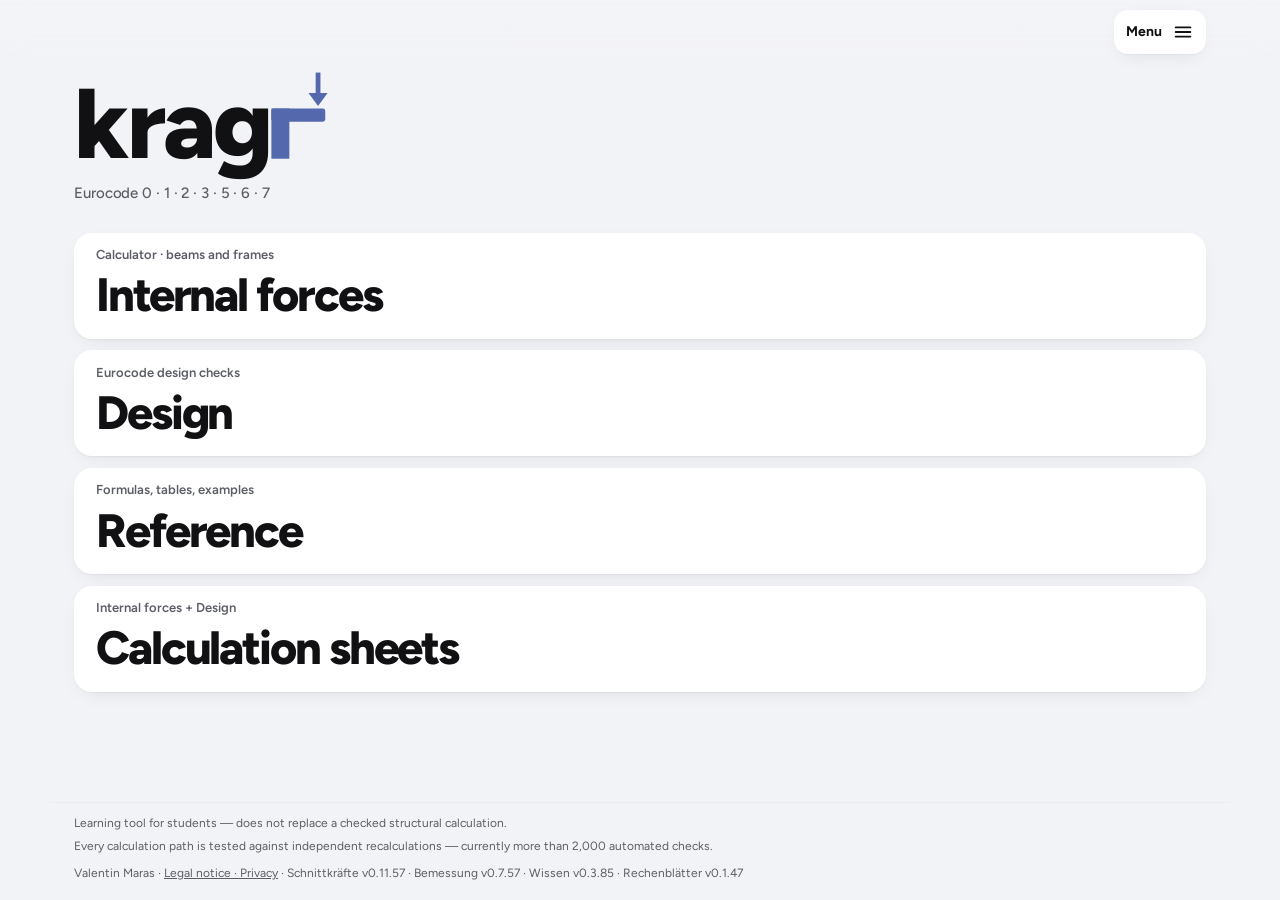
<file: index.html>
<!DOCTYPE html>
<html lang="en">
<head>
  <meta charset="UTF-8" />
<script data-theme>
// Erscheinungsbild (Oktober 2026): automatisch (System), hell, dunkel — localStorage „muly-theme“.
// Dunkel = ganze Seite invertiert und Farbton zurückgedreht; Bilder und Druckvorschau bleiben wie sie sind.
(function(){
  var L={de:['Erscheinungsbild: automatisch','Erscheinungsbild: hell','Erscheinungsbild: dunkel'],en:['Appearance: automatic','Appearance: light','Appearance: dark'],
         fr:['Apparence : automatique','Apparence : clair','Apparence : sombre'],es:['Apariencia: automática','Apariencia: claro','Apariencia: oscuro']};
  var mq=window.matchMedia ? matchMedia('(prefers-color-scheme: dark)') : null;
  function get(){ try{ return localStorage.getItem('muly-theme')||'auto'; }catch(e){ return 'auto'; } }
  function apply(){ var t=get(), d=t==='dark'||(t==='auto'&&mq&&mq.matches), h=document.documentElement; h.classList.toggle('dark',d); h.dataset.theme=t;
    var b=document.getElementById('theme-btn'); if(b) draw(b,t); }
  function lang(){ try{ return L[localStorage.getItem('statiq-lang')]||L.de; }catch(e){ return L.de; } }
  var ICON={auto:'<circle cx="10" cy="10" r="6.5" fill="none" stroke="currentColor" stroke-width="1.8"/><path d="M10 3.5a6.5 6.5 0 0 1 0 13z" fill="currentColor"/>',
    light:'<circle cx="10" cy="10" r="3.6" fill="none" stroke="currentColor" stroke-width="1.8"/><g stroke="currentColor" stroke-width="1.8" stroke-linecap="round"><path d="M10 1.8v2M10 16.2v2M1.8 10h2M16.2 10h2M4.2 4.2l1.4 1.4M14.4 14.4l1.4 1.4M4.2 15.8l1.4-1.4M14.4 5.6l1.4-1.4"/></g>',
    dark:'<path d="M15.5 12.6A6.5 6.5 0 0 1 7.4 4.5a6.5 6.5 0 1 0 8.1 8.1z" fill="currentColor"/>'};
  function draw(b,t){ var i={auto:0,light:1,dark:2}[t]||0; b.innerHTML='<svg viewBox="0 0 20 20" width="18" height="18" aria-hidden="true">'+ICON[t]+'</svg>'; b.title=lang()[i]; b.setAttribute('aria-label',lang()[i]); }
  window.mulyTheme=function(){ var n={auto:'dark',dark:'light',light:'auto'}[get()]||'auto'; try{ localStorage.setItem('muly-theme',n); }catch(e){} apply(); };
  window.mulyThemeButton=function(anchor, where){ if(!anchor||document.getElementById('theme-btn')) return; var b=document.createElement('button'); b.type='button'; b.id='theme-btn'; b.className='theme-btn'; b.onclick=window.mulyTheme;
    where==='before' ? anchor.parentNode.insertBefore(b,anchor) : anchor.parentNode.insertBefore(b,anchor.nextSibling); draw(b,get()); };
  if(mq&&mq.addEventListener) mq.addEventListener('change',apply);
  apply();
})();
</script>
<style data-theme>
  html.dark { filter: invert(.92) hue-rotate(180deg); background:#fff; }
  html.dark img, html.dark video, html.dark .no-invert { filter: invert(1) hue-rotate(180deg); }
  .theme-btn { display:inline-flex; align-items:center; justify-content:center; width:30px; height:30px; padding:0; border:none; border-radius:8px; background:transparent; color:inherit; opacity:.7; cursor:pointer; vertical-align:middle; }
  .theme-btn:hover { opacity:1; background:rgba(0,0,0,.06); }
  @media print { html.dark, html.dark img, html.dark .no-invert { filter:none !important; } .theme-btn { display:none !important; } }
</style>
<style data-glass>
  /* Glasleiste (Oktober 2026): Kopfzeile durchscheinend, Inhalt darunter weichgezeichnet, unterer Rand läuft weich aus. */
  .glass { background:transparent !important; -webkit-backdrop-filter:none !important; backdrop-filter:none !important; border-bottom-color:transparent !important; isolation:isolate; }
  .glass::before { content:''; position:absolute; left:0; right:0; top:0; bottom:-16px; z-index:-1; pointer-events:none;
    background:linear-gradient(to bottom, rgba(255,255,255,.82) 0%, rgba(255,255,255,.6) 70%, rgba(255,255,255,0) 100%);
    -webkit-backdrop-filter:blur(14px) saturate(160%); backdrop-filter:blur(14px) saturate(160%);
    -webkit-mask-image:linear-gradient(to bottom,#000 0%,#000 68%,transparent 100%); mask-image:linear-gradient(to bottom,#000 0%,#000 68%,transparent 100%); }
  .glass.glass-flat::before { bottom:0; -webkit-mask-image:none; mask-image:none; background:rgba(255,255,255,.72); }
  @media print { .glass::before { display:none; } }
</style>
<script data-sub>
// Indizes wie im Lehrbuch (Oktober 2026): „f_yd“ im angezeigten Text wird zu f<sub>yd</sub> (kleiner, tiefgestellt, ohne Unterstrich).
// Wirkt auf alles, was die Seite anzeigt (auch nachträglich erzeugte Inhalte); nicht in Eingabefeldern, Auswahllisten, Skizzen (SVG) und Code.
(function(){
  var RX=/(^|[^\w\/\\.@#\-])([A-Za-zα-ωΑ-ΩΣΔ]{1,3}′?)_\{?([A-Za-z0-9α-ωΑ-Ω]+(?:[,;][A-Za-z0-9α-ωΑ-Ω]+)*)\}?/g, SKIP='script,style,textarea,input,select,option,svg,code,pre,[contenteditable],.no-sub';
  function fix(root){
    if(!root || root.nodeType===3 && !root.parentElement) return;
    var list=[];
    if(root.nodeType===3){ list=[root]; }
    else if(root.nodeType===1){ if(!(root.closest && root.closest(SKIP))){ var w=document.createTreeWalker(root,4); while(w.nextNode()) list.push(w.currentNode); } }
    if(root.nodeType===1) [root].concat([].slice.call(root.querySelectorAll('[title*="_"],[aria-label*="_"],[placeholder*="_"],option'))).forEach(function(e){   // Auswahllisten und Hinweise: ohne Tiefstellung, Index direkt angehängt (s_d → sd)
      if(!e.getAttribute) return; ['title','aria-label','placeholder'].forEach(function(a){ var v=e.getAttribute(a); if(v && v.indexOf('_')>=0) e.setAttribute(a, v.replace(RX,'$1$2$3')); });
      if(e.nodeName==='OPTION' && e.textContent.indexOf('_')>=0 && !e.children.length) e.textContent=e.textContent.replace(RX,'$1$2$3'); });
    list.forEach(function(n){ var v=n.nodeValue; if(!v || v.indexOf('_')<0) return; var p=n.parentElement; if(!p || p.closest(SKIP)) return;
      RX.lastIndex=0; if(!RX.test(v)) return; RX.lastIndex=0;
      var f=document.createElement('span'), last=0, m;   // eine Klammer um alles: in Flex-/Grid-Zeilen bleibt es ein Element
      while((m=RX.exec(v))){ var s=m.index+m[1].length; f.appendChild(document.createTextNode(v.slice(last,s)+m[2])); var sb=document.createElement('sub'); sb.textContent=m[3]; f.appendChild(sb); last=m.index+m[0].length; }
      f.appendChild(document.createTextNode(v.slice(last))); n.parentNode.replaceChild(f,n); });
  }
  window.mulySubFix=fix;
  function start(){ fix(document.body); new MutationObserver(function(ms){ ms.forEach(function(m){ if(m.type==='characterData') fix(m.target); else m.addedNodes.forEach(fix); }); })
    .observe(document.body,{childList:true,subtree:true,characterData:true}); }
  if(document.readyState==='loading') document.addEventListener('DOMContentLoaded',start); else start();
})();
</script>
  <meta name="viewport" content="width=device-width, initial-scale=1.0" />
  <title>kragr — The Structural Engineer's Toolkit</title>
  <meta name="description" content="Structural analysis tools for engineers and students. Calculate, reference, and design." />
    <link href="fonts/fonts.css" rel="stylesheet" />
<link rel="manifest" href="manifest.json" />
<meta name="theme-color" content="#ffffff" media="(prefers-color-scheme: light)" />
<meta name="theme-color" content="#141414" media="(prefers-color-scheme: dark)" />
<link rel="icon" type="image/png" sizes="32x32" href="icons/favicon-32.png" />
<link rel="apple-touch-icon" href="icons/apple-touch-icon.png" />
<meta name="apple-mobile-web-app-capable" content="yes" />
<meta name="mobile-web-app-capable" content="yes" />
<meta name="apple-mobile-web-app-title" content="kragr" />
<meta name="apple-mobile-web-app-status-bar-style" content="default" />
  <style>
    *, *::before, *::after { box-sizing: border-box; margin: 0; padding: 0; }
    :root { --text:#111114; --text2:#3d3f45; --text3:#5c5e66; --line:#ececec; --accent:#5468ad; }
    html { scroll-behavior: smooth; }
    body { font-family: Figtree, system-ui, -apple-system, 'Segoe UI', sans-serif; background:#fff; color:var(--text); min-height:100vh; -webkit-font-smoothing:antialiased; }
    a { color: inherit; }

    /* Kopfzeile */
    .header { position: sticky; top: 0; z-index: 50; background: rgba(255,255,255,0.92); backdrop-filter: blur(10px);
      display:flex; align-items:center; justify-content:space-between; height:64px; padding:0 24px; max-width:760px; margin:0 auto; }
    .logo { font-size:20px; font-weight:800; letter-spacing:-0.6px; }
    .logo span { color: inherit; }
    .lang-switcher { position: relative; }
    .lang-btn { display:flex; align-items:center; gap:6px; background:none; border:none; cursor:pointer; padding:6px 0; font:inherit; }
    #current-flag { font-size:13px; font-weight:700; color:var(--text); letter-spacing:0.3px; }
    .lang-chevron { font-size:10px; color:var(--text3); }
    .lang-dropdown { position:absolute; top:calc(100% + 6px); right:0; background:#fff; border-radius:10px; box-shadow:0 12px 32px rgba(0,0,0,0.12);
      opacity:0; pointer-events:none; transform:translateY(-4px); transition:all .16s; z-index:100; min-width:160px; padding:6px; }
    .lang-dropdown.open { opacity:1; pointer-events:all; transform:none; }
    .lang-option { display:flex; gap:12px; align-items:center; padding:9px 12px; border-radius:6px; font-size:14px; color:var(--text2); cursor:pointer; }
    .lang-option:hover { background:#f5f5f5; color:var(--text); }
    .lang-option.active { color:var(--text); font-weight:700; }
    .lang-code { font-size:11px; font-weight:600; width:20px; color:var(--text3); }

    /* Einstieg */
    .hero { max-width:760px; margin:0 auto; padding:40px 24px 32px; }
    .headline { font-size:clamp(64px, 18vw, 120px); font-weight:800; line-height:0.95; letter-spacing:-0.03em; color:var(--text); margin-bottom:18px; }
    .headline .iq, .footer-logo span { color:var(--accent); }
    .headline .accent { color:var(--text); }
    .headline .dim { color:#c4c4c4; }
    .subline { font-size:15px; font-weight:500; color:var(--text3); letter-spacing:-0.1px; }

    /* Module: Liste ohne Rahmen */
    .modules { max-width:760px; margin:0 auto; padding:24px 24px 56px; }
    .section-label { font-size:13px; font-weight:600; color:var(--text3); margin-bottom:8px; }
    .module-card { display:block; text-decoration:none; position:relative; padding:22px 22px 26px; margin:0 -22px 18px; border-radius:18px; background:#f9f9fa;
      transition: background-color .18s ease, transform .12s ease, box-shadow .18s ease; -webkit-tap-highlight-color: transparent; }
    .module-card:hover { background:#f3f3f5; }
    .module-card:active { background:#ececef; transform:scale(0.985); box-shadow: inset 0 1px 3px rgba(0,0,0,0.06); }
    .module-card:focus-visible { outline:2px solid var(--accent); outline-offset:2px; }
    .card-top { display:flex; align-items:center; gap:12px; margin-bottom:10px; }
    .card-id { font-size:13px; font-weight:600; color:var(--text3); }
    .card-badge { font-size:13px; font-weight:500; color:var(--text3); }
    .card-title { font-size:clamp(32px, 9vw, 72px); font-weight:800; letter-spacing:-0.045em; line-height:1.12; margin-bottom:0; display:inline-flex; align-items:baseline; gap:14px; }
    .card-desc, .card-tags { display:none; }
    .card-desc-x { font-size:16px; line-height:1.6; color:var(--text2); max-width:620px; margin-bottom:14px; }
    .card-tags { font-size:13px; font-weight:500; color:var(--text3); line-height:1.7; }
    .tag { display:inline-block; margin-right:14px; white-space:nowrap; }
    .card-arrow { display:none; }

    /* Fußzeile */
    .footer { max-width:760px; margin:0 auto; padding:32px 24px 48px; display:flex; justify-content:space-between; align-items:center; gap:16px; flex-wrap:wrap; }
    .footer-logo { font-size:15px; font-weight:800; letter-spacing:-0.4px; }
    .footer-meta { font-size:12px; color:var(--text3); }
    .footer-meta a { color:inherit; }
    .footer-note { flex-basis:100%; font-size:12px; color:var(--text3); }

    /* sanftes Einblenden */
    .hero, .module-card { animation: fadeUp .45s ease both; }
    .module-card:nth-of-type(2) { animation-delay:.06s; } .module-card:nth-of-type(3) { animation-delay:.12s; } .module-card:nth-of-type(4) { animation-delay:.18s; }
    @keyframes fadeUp { from { opacity:0; transform:translateY(10px); } to { opacity:1; transform:none; } }
    @media (prefers-reduced-motion: reduce){ *{ animation:none!important; transition:none!important; } }
    @media (max-width:560px){ .hero{ padding:36px 20px 24px; } .modules{ padding:8px 20px 40px; } .header,.footer{ padding-left:20px; padding-right:20px; } .card-desc{ font-size:15px; } .module-card{ padding:16px 16px 20px; margin:0 -16px 12px; border-radius:14px; } }
      .install { display:flex; align-items:center; gap:14px; margin:4px -22px 0; padding:14px 22px; border-radius:18px; border:1.5px dashed #e2e2e6; }
    .install[hidden] { display:none; }
    .install img { border-radius:10px; box-shadow:0 1px 4px rgba(0,0,0,.08); flex:none; }
    .install-txt { flex:1; display:flex; flex-direction:column; gap:2px; font-size:13.5px; color:var(--text3); line-height:1.45; }
    .install-txt b { color:var(--text); font-size:14.5px; }
    .install-btn { font:inherit; font-size:13px; font-weight:700; border:none; border-radius:10px; padding:9px 14px; background:#111; color:#fff; cursor:pointer; flex:none; }
    .install-btn[hidden] { display:none; }
    @media (max-width:560px){ .install { margin:4px -16px 0; padding:14px 16px; } }
</style>
<style>/* Marke kragr: das r ist ein Kragarm mit Last */ .logo-r{display:inline-block;width:1.281ex;height:1.934ex;vertical-align:baseline;margin:-.3em 0 0 -.01em;overflow:visible} /* Höhe in ex: Kragarm endet auf der Oberkante des g (x-Höhe + Überhang), auch bei Ersatzschrift */ .logo,.footer-logo,.headline{white-space:nowrap}</style>
<style data-fit>
/* Startseite passt auf einen Bildschirm (Oktober 2026): Größen wachsen mit der Bildschirmhöhe (dvh), kein Scrollen.
   Nur bei sehr flachen Fenstern (Handy quer) darf wieder gescrollt werden. */
@media (min-height:481px){
  /* Hinweis „als App“ kompakt; solange er sichtbar ist, rücken die Kacheln enger */
  .install { gap:10px; margin-top:0; }
  .install img { width:30px; height:30px; border-radius:8px; }
  .install-txt { font-size:clamp(11.5px,1.6dvh,13.5px); line-height:1.35; }  .install-txt b { font-size:clamp(12.5px,1.8dvh,14.5px); }
  .install-btn { padding:7px 12px; font-size:12.5px; }
  .modules:has(.install:not([hidden])) .card-title { font-size:min(9vw,4.1dvh,72px); }
  body:has(.install:not([hidden])) .headline { font-size:min(18vw,9dvh,120px); }
  body:has(.install:not([hidden])) #footer-check { display:none; }
  .install { padding-top:clamp(6px,1.2dvh,14px) !important; padding-bottom:clamp(6px,1.2dvh,14px) !important; }
  .modules:has(.install:not([hidden])) .module-card { padding-top:clamp(6px,1.2dvh,22px); padding-bottom:clamp(7px,1.4dvh,26px); }
  body { display:flex; flex-direction:column; min-height:100vh; min-height:100dvh; }
  .header, .hero, .modules, .footer { width:100%; }
  .footer-logo { display:none; }  /* das große Logo steht schon oben */
  .header { flex:none; height:clamp(44px,7dvh,64px); }
  .hero { flex:none; padding:clamp(2px,1.6dvh,40px) 24px clamp(6px,2.2dvh,32px); }
  .headline { font-size:min(18vw,11dvh,120px); margin-bottom:clamp(4px,1.4dvh,18px); }
  .subline { font-size:clamp(12.5px,1.9dvh,15px); }
  .modules { flex:1 0 auto; padding-top:clamp(2px,1.2dvh,24px); padding-bottom:clamp(6px,2dvh,56px); }
  .module-card { padding:clamp(8px,1.6dvh,22px) 22px clamp(10px,2dvh,26px); margin-bottom:clamp(6px,1.3dvh,18px); }
  .card-top { margin-bottom:clamp(1px,.9dvh,10px); }
  .card-id { font-size:clamp(11.5px,1.7dvh,13px); }
  .card-title { font-size:min(9vw,5.2dvh,72px); line-height:1.08; }
  .install { padding:clamp(8px,1.6dvh,14px) 22px; }
  .footer { flex:none; padding:clamp(6px,1.6dvh,32px) 24px clamp(10px,2.4dvh,48px); gap:clamp(2px,.8dvh,16px) 16px; }
  .footer-logo { font-size:clamp(13px,1.9dvh,15px); }
  .footer-meta, .footer-note { font-size:clamp(10.5px,1.55dvh,12px); line-height:1.4; }
  .footer { display:block; }  .footer-meta { margin-bottom:clamp(2px,.7dvh,10px); }
  .footer-note { display:inline; }  #footer-check::after { content:' '; }
}
@media (min-height:481px) and (max-width:560px){
  .hero { padding-left:20px; padding-right:20px; }
  .modules { padding-left:20px; padding-right:20px; }
  .module-card { padding:clamp(7px,1.4dvh,16px) 16px clamp(9px,1.7dvh,20px); margin:0 -16px clamp(6px,1.2dvh,12px); }
  .install { padding:clamp(8px,1.4dvh,14px) 16px; }
  .footer { padding-left:20px; padding-right:20px; }
  .fm-ver { display:none; }  /* Versionen stehen in jeder App (calc/size: im Projekt-Fenster) */
}
@media (min-height:481px) and (max-height:620px){ #footer-check { display:none; } .header { height:40px; } .hero { padding-top:0; } .module-card { margin-bottom:5px !important; } }
/* Glasleiste: über die ganze Breite, Inhalt nur 760 px */
.header { max-width:none; padding-left:max(24px, calc(50% - 356px)); padding-right:max(24px, calc(50% - 356px)); }
@media (max-width:560px){ .header { padding-left:20px; padding-right:20px; } }
.header { justify-content:flex-end; gap:8px; }  /* Hell/Dunkel-Schalter neben der Sprachwahl */
  .install-x { flex:none; border:none; background:none; font:inherit; font-size:20px; line-height:1; color:var(--text3); width:30px; height:30px; border-radius:8px; cursor:pointer; margin-right:-8px; }
  .install-x:hover { background:#f0f0f2; color:var(--text); }
</style>
<style data-k5>
  /* kragr-Design 5 (Oktober 2026): ein Aufbau für alle Seiten. Identisch in calc, size, ref, projekt und rechtliches.
     Weich und plastisch: hellgrauer Seitengrund, weiße Karten mit sanftem Schatten, Glas-Kopfzeile mit Burgermenü,
     ruhige Bewegung (Aufklappen, Einblenden, Balken, Diagramme). Bei „Bewegung reduzieren“ ist alles aus. */
  :root { --k5-bg:#f2f3f6; --k5-card:#ffffff; --k5-sub:#f5f6f8; --k5-sub-h:#eceef2; --k5-r:20px; --k5-r2:14px;
    --k5-sh:0 1px 2px rgba(17,17,20,.04), 0 6px 22px -10px rgba(17,17,20,.13);
    --k5-sh-h:0 2px 4px rgba(17,17,20,.05), 0 14px 34px -14px rgba(17,17,20,.2);
    --k5-ease:cubic-bezier(.22,.8,.24,1); --k5-spring:cubic-bezier(.34,1.4,.5,1);
    --k-card:var(--k5-card); --card:var(--k5-card); }
  html { background:var(--k5-bg); }
  body { background:var(--k5-bg) !important; }
  html.dark { background:#fff; }
  html.dark body { background:#fff !important; }
  html.dark { --k5-card:#eef0f3; --k5-sub:#e3e5ea; --k5-sub-h:#d9dce2;
    --k5-sh:0 0 0 1px rgba(255,255,255,.5), 0 8px 26px -12px rgba(255,255,255,.9); --k5-sh-h:0 0 0 1px rgba(255,255,255,.6), 0 14px 34px -14px rgba(255,255,255,1); }

  /* ── Kopfzeile: nur Logo und ☰ ─────────────────────────────── */
  .glass::before { background:linear-gradient(to bottom, rgba(242,243,246,.86) 0%, rgba(242,243,246,.66) 70%, rgba(242,243,246,0) 100%) !important; }
  html.dark .glass::before { background:linear-gradient(to bottom, rgba(255,255,255,.86) 0%, rgba(255,255,255,.66) 70%, rgba(255,255,255,0) 100%) !important; }
  .k-hdr .header-links, .k-hdr .hdr-tools { display:none !important; }
  .k5-burger { position:relative; margin-left:auto; flex:none; display:inline-flex; align-items:center; justify-content:center; gap:10px; height:44px; min-width:44px; padding:0 12px;
    border:none; border-radius:14px; background:var(--k5-card); box-shadow:var(--k5-sh); color:#111114; font:inherit; font-size:14px; font-weight:700; cursor:pointer;
    transition:transform .25s var(--k5-spring), box-shadow .25s; -webkit-tap-highlight-color:transparent; }
  .k5-burger:hover { box-shadow:var(--k5-sh-h); }
  .k5-burger:active { transform:scale(.94); }
  .k5-burger .k5-cur { font-size:14px; font-weight:700; color:#111114; }
  .k5-burger .k5-cur b { color:#111114; font-weight:700; }
  .k5-burger svg { width:22px; height:22px; flex:none; }
  .k5-burger svg line { transition:transform .35s var(--k5-ease), opacity .2s; transform-origin:12px 12px; }
  .k5-burger[aria-expanded="true"] svg .l1 { transform:translateY(5px) rotate(45deg); }
  .k5-burger[aria-expanded="true"] svg .l2 { opacity:0; transform:scaleX(.2); }
  .k5-burger[aria-expanded="true"] svg .l3 { transform:translateY(-5px) rotate(-45deg); }
  .k5-burger .k5-dot { position:absolute; top:8px; right:8px; width:9px; height:9px; border-radius:50%; background:#f59e0b; box-shadow:0 0 0 2px var(--k5-card); display:none; }
  .k5-burger.k5-unsaved .k5-dot { display:block; }
  @media (max-width:560px) { .k5-burger .k5-cur { display:none; } .k5-burger { padding:0; width:44px; } }

  .k5-scrim { position:fixed; inset:0; z-index:190; background:rgba(17,17,20,.28); opacity:0; pointer-events:none; transition:opacity .3s var(--k5-ease);
    -webkit-backdrop-filter:blur(2px); backdrop-filter:blur(2px); }
  .k5-scrim.open { opacity:1; pointer-events:auto; }
  .k5-menu { position:fixed; z-index:200; top:10px; right:10px; bottom:10px; width:min(360px, calc(100vw - 20px)); box-sizing:border-box; display:flex; flex-direction:column;
    border-radius:24px; background:rgba(255,255,255,.9); -webkit-backdrop-filter:blur(22px) saturate(170%); backdrop-filter:blur(22px) saturate(170%);
    box-shadow:0 24px 60px -18px rgba(17,17,20,.35), 0 0 0 1px rgba(17,17,20,.05); padding:14px 14px 12px; overflow-y:auto; overscroll-behavior:contain;
    transform:translateX(calc(100% + 24px)); visibility:hidden; transition:transform .42s var(--k5-ease), visibility 0s linear .42s; font-family:Figtree, system-ui, sans-serif; color:#111114; }
  .k5-menu.open { transform:none; visibility:visible; transition:transform .42s var(--k5-ease), visibility 0s; }
  html.dark .k5-menu { background:rgba(240,241,244,.94); }
  .k5-menu > * { flex-shrink:0; opacity:0; transform:translateX(18px); transition:opacity .3s, transform .4s var(--k5-ease); }   /* flex-shrink:0: bei wenig Höhe (Handy quer) scrollt das Menü, statt Zeilen übereinander zu schieben (13.11.2026) */
  .k5-menu.open > * { opacity:1; transform:none; transition-delay:calc(var(--i,0) * 35ms + 80ms); }
  .k5-mhead { display:flex; align-items:center; justify-content:space-between; padding:2px 4px 10px 8px; }
  .k5-mhead .k5-mlogo { font-size:20px; font-weight:800; letter-spacing:-.04em; text-decoration:none; color:#111114; }
  .k5-mhead .k5-mlogo svg { height:1em; width:auto; vertical-align:-.1em; margin-left:-.04em; }
  .k5-x { width:40px; height:40px; border:none; border-radius:12px; background:#f1f2f4; color:#111114; font-size:20px; line-height:1; cursor:pointer; display:inline-flex; align-items:center; justify-content:center; transition:transform .25s var(--k5-spring), background .15s; }
  .k5-x:hover { background:#e6e7ea; } .k5-x:active { transform:scale(.9); }
  .k5-mlabel { padding:14px 10px 6px; font-size:11px; font-weight:700; letter-spacing:.08em; text-transform:uppercase; color:#5c5e66; }
  .k5-mod { display:flex; align-items:center; gap:12px; padding:11px 12px; border-radius:16px; text-decoration:none; color:#111114; transition:background .15s, transform .2s var(--k5-spring); }
  .k5-mod:hover { background:rgba(17,17,20,.05); } .k5-mod:active { transform:scale(.98); }
  .k5-mod .k5-ic { flex:none; width:40px; height:40px; border-radius:12px; display:flex; align-items:center; justify-content:center; background:#f1f2f4; color:#111114;
    font-family:'JetBrains Mono', ui-monospace, monospace; font-size:12px; font-weight:700; }
  .k5-mod .k5-mt { display:flex; flex-direction:column; min-width:0; }
  .k5-mod .k5-mt b { font-size:15.5px; font-weight:800; letter-spacing:-.01em; }
  .k5-mod .k5-mt span { font-size:12.5px; color:#5c5e66; }
  .k5-mod[aria-current="page"] { background:#111114; color:#fff; }
  .k5-mod[aria-current="page"] .k5-ic { background:#5468ad; color:#fff; }
  .k5-mod[aria-current="page"] .k5-mt span { color:rgba(255,255,255,.7); }
  .k5-mod .k5-badge { margin-left:auto; width:9px; height:9px; border-radius:50%; background:#f59e0b; display:none; }
  .k5-row { display:flex; align-items:center; justify-content:space-between; gap:12px; min-height:52px; padding:6px 8px 6px 12px; border-radius:16px; }
  .k5-row .k5-rt { display:flex; flex-direction:column; font-size:14.5px; font-weight:700; }
  .k5-row .k5-rt span { font-size:12px; font-weight:400; color:#5c5e66; }
  .k5-sw { position:relative; flex:none; width:50px; height:30px; border:none; border-radius:999px; background:#d5d7dc; cursor:pointer; padding:0; transition:background .25s; }
  .k5-sw::after { content:''; position:absolute; top:3px; left:3px; width:24px; height:24px; border-radius:50%; background:#fff; box-shadow:0 1px 3px rgba(0,0,0,.25); transition:transform .32s var(--k5-spring); }
  .k5-sw[aria-checked="true"] { background:#5468ad; } .k5-sw[aria-checked="true"]::after { transform:translateX(20px); }
  .k5-segm { position:relative; display:grid; grid-auto-flow:column; grid-auto-columns:1fr; gap:2px; padding:3px; border-radius:13px; background:#f1f2f4; min-width:0; }
  .k5-segm button { position:relative; z-index:1; border:none; background:transparent; height:34px; padding:0 8px; border-radius:10px; font:inherit; font-size:13px; font-weight:700; color:#5c5e66; cursor:pointer; transition:color .2s; }
  .k5-segm button[aria-pressed="true"] { color:#111114; }
  .k5-segm .k5-pill { position:absolute; z-index:0; top:3px; bottom:3px; left:0; border-radius:10px; background:#fff; box-shadow:0 1px 3px rgba(17,17,20,.12); transition:transform .38s var(--k5-ease), width .38s var(--k5-ease); }
  .k5-row.k5-col { flex-direction:column; align-items:stretch; gap:8px; padding-top:10px; padding-bottom:10px; }
  .k5-mfoot { margin-top:auto; padding:16px 10px 4px; display:flex; justify-content:space-between; gap:10px; flex-wrap:wrap; font-size:12px; color:#5c5e66; }
  .k5-mfoot a { color:#5c5e66; } .k5-mfoot .k5-ver { font-family:'JetBrains Mono', ui-monospace, monospace; }
  /* Menü als Baum (18.11.2026, Vorschlag C): Module; das aktuelle Modul aufgeklappt bis zum Thema; Einstellungen als Unterseite */
  .k5-pm, .k5-ps { display:flex; flex-direction:column; gap:2px; flex:1 0 auto; }
  .k5-menu:not(.k5-sub) .k5-ps, .k5-menu.k5-sub .k5-pm { display:none; }
  .k5-mod { width:100%; box-sizing:border-box; border:0; background:transparent; font:inherit; text-align:left; cursor:pointer; padding:9px 12px; }
  .k5-mod .k5-ic { width:36px; height:36px; border-radius:11px; }
  .k5-mod .k5-mch { margin-left:auto; flex:none; color:#6b6d75; font-size:15px; transition:transform .2s; }
  .k5-mod[aria-current="page"] .k5-mch { color:rgba(255,255,255,.75); }
  .k5-mod[aria-expanded="false"] .k5-mch { transform:rotate(-90deg); }
  .k5-cg + .k5-cg { margin-top:1px; }
  .k5-cgh { display:flex; align-items:center; gap:10px; width:100%; padding:10px 12px; border:0; border-radius:12px; background:transparent; font:inherit; font-size:14.5px; font-weight:700; color:#111114; cursor:pointer; text-align:left; }
  .k5-cgh:hover { background:rgba(17,17,20,.04); }
  .k5-cgh .k5-mch { margin-left:auto; color:#6b6d75; font-size:12px; transition:transform .2s; } .k5-cgh[aria-expanded="false"] .k5-mch { transform:rotate(-90deg); }
  .k5-cgb { display:flex; flex-direction:column; gap:1px; padding:0 0 6px; } .k5-cgb[hidden] { display:none; }
  .k5-ci { padding:8px 12px 8px 22px; border-radius:9px; font-size:14px; color:#3d3f45; text-decoration:none; } .k5-ci:hover { background:#fff; color:#111114; }
  .k5-tree { margin:4px 0 8px 29px; padding-left:10px; border-left:2px solid #dfe1e6; }
  .k5-tree[hidden] { display:none; }
  .k5-tree .pick-menu { display:block !important; position:static !important; inset:auto !important; max-height:none !important; overflow:visible !important; padding:0 !important; margin:0 !important; width:auto !important;
    background:transparent !important; box-shadow:none !important; border-radius:0 !important; animation:none !important; transform:none !important; }
  .k5-tree .pick-group.open { background:transparent; }
  .k5-tree .pick-item.active { background:#111114 !important; color:#fff !important; box-shadow:none !important; }
  .k5-setbtn, .k5-back { display:flex; align-items:center; gap:10px; width:100%; min-height:48px; padding:0 14px; border:0; border-radius:14px; background:#fff; font:inherit; font-size:14.5px; font-weight:700; color:#111114; cursor:pointer; text-align:left; }
  .k5-setbtn { margin-top:10px; } .k5-setbtn .k5-mch { margin-left:auto; color:#6b6d75; font-size:15px; }
  .k5-back { background:transparent; margin:0 0 6px; padding:0 8px; font-size:16px; font-weight:800; } .k5-back .k5-mch { font-size:20px; color:#5c5e66; }
  /* Seite: die Auswahl wird eine schlichte Pfadzeile (Modul › Bereich › Thema); Tipp öffnet das Menü */
  html.k5-pm-on .pick-btn { background:transparent !important; box-shadow:none !important; padding:4px 8px 8px !important; border-radius:12px !important; }
  html.k5-pm-on .pick-btn:hover { background:rgba(17,17,20,.04) !important; }
  html.k5-pm-on .pick-txt { display:flex !important; flex-direction:row !important; flex-wrap:wrap; align-items:baseline; column-gap:6px; min-width:0; }
  html.k5-pm-on .pick-txt::before { content:var(--k5-modname, "") " \203A"; font-size:13px; font-weight:600; color:#6b6d75; }
  html.k5-pm-on .pick.k5-same .pick-txt::before { content:none; }
  html.k5-pm-on .pick-g { font-size:13px !important; font-weight:600 !important; color:#6b6d75 !important; }
  html.k5-pm-on .pick-g:not(:empty)::after { content:" \203A"; }
  html.k5-pm-on .pick-t { font-size:20px !important; }
  html.k5-pm-on .pick-chev { display:none !important; }
  html.k5-pm-on .pick.open .pick-menu { display:none !important; }
  /* Rechner: Pfad in der Kopfzeile (Entwurf P1), auf der Seite entfällt die Pfadzeile — beide Spalten oben bündig */
  .k5-hcrumb { display:none; }
  @media (min-width:1000px) {
    html.k5-pm-on .k5-hcrumb { display:flex; align-items:baseline; gap:6px; min-width:0; max-width:56%; margin-left:14px; padding:6px 10px 6px 18px; border:0; border-radius:12px; background:transparent;
      font:inherit; font-size:14px; font-weight:600; color:#6b6d75; cursor:pointer; white-space:nowrap; overflow:hidden; text-overflow:ellipsis; position:relative; }
    html.k5-pm-on .k5-hcrumb::before { content:''; position:absolute; left:0; top:50%; width:1px; height:26px; margin-top:-13px; background:#d5d7dc; }
    html.k5-pm-on .k5-hcrumb:hover { background:rgba(17,17,20,.04); }
    html.k5-pm-on .k5-hcrumb b { font-size:18px; font-weight:800; color:#111114; overflow:hidden; text-overflow:ellipsis; }
    html.k5-pm-on .k5-hcrumb[hidden] { display:none; }
    html.k5-pm-on .pick { display:none !important; }
  }
  body.k5-lock { overflow:hidden; }
  /* Zahlenfelder ohne die kleinen Pfeile des Browsers — dafür gibt es − und + daneben; schnelles Tippen auf Knöpfe ohne Doppeltipp-Zoom (18.11.2026) */
  input[type=number] { -moz-appearance:textfield; appearance:textfield; }
  input[type=number]::-webkit-inner-spin-button, input[type=number]::-webkit-outer-spin-button { -webkit-appearance:none; appearance:none; margin:0; }
  button, .k-sb, [role="button"] { touch-action:manipulation; }

  /* Startseite: gleiche Kopfzeile (☰), Modulkarten weiß */
  header.k5-idx > .lang-switcher, header.k5-idx > .theme-btn { display:none !important; }
  header.k5-idx { justify-content:flex-end !important; }
  .module-card { background:var(--k5-card) !important; box-shadow:var(--k5-sh); transition:box-shadow .3s, transform .3s var(--k5-spring) !important; }
  .module-card:hover { box-shadow:var(--k5-sh-h); transform:translateY(-2px); }
  .module-card:active { transform:scale(.985) !important; }
  @media (max-width:560px) { .module-card { margin-left:-8px !important; margin-right:-8px !important; padding-left:12px !important; padding-right:12px !important; } }
  .install { background:var(--k5-card); border:none !important; box-shadow:var(--k5-sh); }
  .headline .logo-r { transition:transform .6s var(--k5-spring); }
  .headline .logo-r path, .headline .logo-r line { animation:k5-drop .9s var(--k5-spring) .35s both; }
  @keyframes k5-drop { from { transform:translateY(-14px); opacity:0; } to { transform:none; opacity:1; } }
  html.k5-still .headline .logo-r path, html.k5-still .headline .logo-r line { animation:none; }

  /* ── Karten: weiß, weicher Schatten, ein gemeinsames Maß ───── */
  .card, .pick-btn, .k5-card { background:var(--k5-card) !important; box-shadow:var(--k5-sh) !important; border:none !important; border-radius:var(--k5-r) !important; }
  .tile, .nav-list-item, .search-hit, .topic-pager a { background:var(--k5-card) !important; box-shadow:var(--k5-sh) !important; border:none !important; transition:box-shadow .25s, transform .22s var(--k5-spring) !important; }
  a.tile:hover, .nav-list-item:hover, .search-hit:hover, .topic-pager a:hover { box-shadow:var(--k5-sh-h) !important; transform:translateY(-1px) !important; }
  a.tile:active, .nav-list-item:active, .search-hit:active, .topic-pager a:active { transform:scale(.985) !important; }
  .pick-btn { transition:box-shadow .25s, transform .2s var(--k5-spring) !important; }
  .pick-btn:hover { box-shadow:var(--k5-sh-h) !important; } .pick-btn:active { transform:scale(.99); }
  .pick.open .pick-btn { box-shadow:var(--k5-sh-h) !important; }
  .pick-menu { border-radius:var(--k5-r) !important; box-shadow:0 24px 60px -18px rgba(17,17,20,.35), 0 0 0 1px rgba(17,17,20,.05) !important; transform-origin:top center; }
  .pick.open .pick-menu { animation:k5-pop .32s var(--k5-ease); }
  @keyframes k5-pop { from { opacity:0; transform:translateY(-6px) scale(.98); } to { opacity:1; transform:none; } }

  /* Kartenköpfe wie die Lastzeilen: Titel fett, Kurzfassung in Mono, Pfeil rechts */
  .k5-acc > .card-title, .k5-acc > .k5-head { cursor:pointer; user-select:none; -webkit-tap-highlight-color:transparent; }
  .k5-chev { flex:none; width:28px; height:28px; margin-left:auto; border-radius:50%; display:inline-flex; align-items:center; justify-content:center; color:#5c5e66; background:var(--k5-sub); transition:transform .38s var(--k5-ease), background .15s; }
  .k5-chev svg { width:14px; height:14px; }
  .k5-acc.k5-closed .k5-chev, .k5-acc.closed .k5-chev, .k5-acc.k-closed .k5-chev { transform:rotate(-90deg); }
  .k5-acc > .card-title:hover .k5-chev, .k5-acc > .k5-head:hover .k5-chev { background:var(--k5-sub-h); }
  .k5-sum { display:block; margin-top:6px; font-family:'JetBrains Mono', ui-monospace, monospace; font-size:12px; line-height:1.5; color:#5c5e66; white-space:nowrap; overflow:hidden; text-overflow:ellipsis; }
  .k5-acc:not(.k5-closed) > .k5-sum { display:none; }
  .k5-acc.k5-closed > .k5-body { display:none; }
  .k5-acc.k5-closed.k5-closing > .k5-body { display:block; }   /* beim Zuklappen sichtbar, bis die Höhe unten ist (calc v0.11.12) */
  .k5-acc.k5-closed > .card-title { margin-bottom:0 !important; }
  .k5-flash { animation:k5-flash 1.1s var(--k5-ease); }
  @keyframes k5-flash { 0% { box-shadow:0 0 0 3px rgba(84,104,173,.45), var(--k5-sh); } 100% { box-shadow:0 0 0 0 rgba(84,104,173,0), var(--k5-sh); } }


  /* ── Kopf jeder klappbaren Karte: Titel · Kurzfassung (Mono) · ▲/▼ — wie die Lasten-Karte in calc ── */
  .k5-acc > .k5-head, .col-in .card.fold > .card-title { display:flex !important; align-items:center; gap:10px; min-height:30px; flex-wrap:nowrap; }
  .k5-head > .card-title, .k5-head > .card-title-row { margin:0 !important; flex:none; }
  .k5-hsum { flex:1 1 auto; min-width:0; font-family:'JetBrains Mono', ui-monospace, monospace; font-size:12px; font-weight:400; letter-spacing:0; color:#5c5e66; white-space:nowrap; overflow:hidden; text-overflow:ellipsis; text-transform:none; }
  .k5-tri { flex:none; margin-left:auto; fill:#5c5e66; transition:transform .38s var(--k5-ease); }
  .k5-acc.k5-closed > .k5-head .k5-tri, .card.fold.closed > .card-title .k5-tri, .card.dfold.closed > .card-title .k5-tri { transform:rotate(180deg); }
  .col-in .card.fold > .card-title::after { display:none !important; }
  .col-in .card.fold > .fold-sum { display:none !important; }
  .col-in .card.fold.closed { padding-top:18px; padding-bottom:18px; }
  #details .card.dfold > .card-title > span:first-child::after { content:none !important; }
  #details .card.dfold > .card-title { display:flex; align-items:center; gap:10px; }
  #details .card.dfold > .card-title .k5-tri { margin-left:8px; }
  .k5-acc.k5-closed { padding-top:18px !important; padding-bottom:18px !important; }
  .k5-acc > .k5-body { padding-top:2px; }
  /* Unterabschnitte innerhalb einer Karte (Rahmen: Vorlage, Lager, Gelenke) */
  .card .k5-acc { padding:4px 0 0; border-top:1px solid #eceef2; margin-top:10px !important; }
  .card .k5-acc > .k5-head { min-height:44px; margin-bottom:0 !important; }
  .card .k5-acc > .k5-body { padding:2px 0 8px; }
  .card .k5-acc.k5-closed { padding:4px 0 0 !important; }

  /* Flächen innerhalb weißer Karten */
  .load-item, .k-row.load-item { background:var(--k5-sub) !important; }
  .load-item > .load-item-header, .load-item > .load-item-body { background:transparent !important; }
  .k-menu { box-shadow:0 18px 44px -14px rgba(17,17,20,.3), 0 0 0 1px rgba(17,17,20,.05) !important; }
  .results-grid .metric { background:var(--k5-card); border-radius:var(--k5-r2); box-shadow:var(--k5-sh); }
  .diagram-toggle-row { background:var(--k5-sub) !important; }

  /* ── Seitenkopf überall wie die Auswahl in calc/size: Karte mit kleiner Oberzeile und fettem Titel ── */
  #main .page-head { display:flex; flex-direction:column-reverse; gap:2px; background:var(--k5-card); box-shadow:var(--k5-sh); border-radius:var(--k5-r); padding:14px 18px; margin-bottom:14px; }
  #main .page-head .page-title { font-size:20px !important; font-weight:800; letter-spacing:-.02em; line-height:1.25; }
  #main .page-head .page-sub { font-size:12.5px !important; margin-top:0 !important; color:#5c5e66; line-height:1.4; }
  #main .menu-toggle { display:none !important; }
  /* ref v0.3.56: Tippen auf den Seitenkopf öffnet nichts mehr, die Auswahl sitzt darüber (#pick) */
  .wrap > .top { background:var(--k5-card); box-shadow:var(--k5-sh); border-radius:var(--k5-r); padding:16px 18px; margin:14px 0 18px !important; align-items:center !important; }
  .wrap > .top .pname { font-size:22px !important; }
  .k5-phead { margin:14px 0 18px; padding:18px 20px; }
  #list > .pos.k5-acc { background:var(--k5-card); box-shadow:var(--k5-sh); border:none; border-radius:var(--k5-r); }
  #list > .pos.k5-acc > .k5-head { display:grid !important; grid-template-columns:minmax(0,1fr) auto; column-gap:8px; row-gap:2px; align-items:center; }
  #list > .pos.k5-acc > .k5-head > .pos-h { grid-column:1; grid-row:1; min-width:0; margin:0; flex-wrap:nowrap; }
  #list > .pos.k5-acc > .k5-head > .k5-tri { grid-column:2; grid-row:1; margin:0 4px 0 0; }
  #list > .pos.k5-acc > .k5-head > .k5-hsum { grid-column:1 / -1; grid-row:2; padding-left:2px; }
  #list > .pos.k5-acc:not(.k5-closed) > .k5-head > .k5-hsum { display:none; }
  #list > .pos.k5-acc .pos-h .k-name-s { flex:1 1 80px !important; order:0 !important; min-width:0 !important; }
  #list > .pos.k5-acc .pos-h .pos-t { min-width:0 !important; text-overflow:ellipsis; }
  #list > .pos.k5-acc .pos-h .pos-nr { order:0 !important; }
  @media (max-width:560px) { .sec-t { flex-direction:column; align-items:flex-start !important; gap:2px; } #list > .pos.k5-acc .pos-h .k-pen { display:none; } #list > .pos.k5-acc .pos-h { gap:6px; } }
  .k5-phead > h1 { margin:0 0 6px !important; font-size:24px !important; }
  .k5-phead > :last-child { margin-bottom:0 !important; }
  .rw-card .rw-chev { display:none !important; }
  .rw-card > .rw-title { display:flex !important; align-items:center; gap:10px; cursor:pointer; }
  .rw-card.closed > .rw-title .k5-tri { transform:rotate(180deg); }
  .k5-head > .card-title, .col-in .card.fold > .card-title > span:first-child, .rw-title > span:first-child { white-space:nowrap; overflow:hidden; text-overflow:ellipsis; max-width:74%; }

  /* ── Bewegung ─────────────────────────────────────────────── */
  @keyframes k5-in { from { opacity:0; transform:translateY(16px) scale(.985); } to { opacity:1; transform:none; } }
  .k5-rv { animation:k5-in .62s var(--k5-ease) both; animation-delay:var(--k5-d, 0ms); }
  @keyframes k5-fade { from { opacity:0; transform:translateY(-4px); } to { opacity:1; transform:none; } }
  .k5-open-anim > :not(.card-title):not(.k5-head):not(.k5-sum) { animation:k5-fade .38s var(--k5-ease) both; }
  @keyframes k5-tick { 0% { opacity:.25; transform:translateY(5px); } 100% { opacity:1; transform:none; } }
  .k5-tick { animation:k5-tick .42s var(--k5-ease); }
  .k5-count { position:absolute; inset:0; pointer-events:none; color:inherit; font:inherit; letter-spacing:inherit; }
  .k5-counting { position:relative; color:transparent !important; }
  .k5-counting > .k5-count { color:#111114; }
  .k5-wipe { animation:k5-wipe .75s var(--k5-ease) both; }
  @keyframes k5-wipe { from { clip-path:inset(0 100% 0 0); } to { clip-path:inset(0 0 0 0); } }
  button, .btn, a.btn, .k-opt, .k-mode { transition:transform .22s var(--k5-spring), background-color .15s, box-shadow .2s, color .15s; }
  button:active:not(:disabled), .btn:active { transform:scale(.97); }
  .k5-seg-host { position:relative; isolation:isolate; }
  .k5-seg-host > .k5-pill { position:absolute; z-index:-1; top:3px; bottom:3px; left:0; border-radius:10px; background:#fff; box-shadow:0 1px 3px rgba(17,17,20,.12);
    transition:transform .4s var(--k5-ease), width .4s var(--k5-ease); pointer-events:none; }
  .k5-seg-host.k5-seg-on > button { background:transparent !important; box-shadow:none !important; }

  @media (prefers-reduced-motion: reduce) {
    *, *::before, *::after { animation-duration:1ms !important; animation-delay:0ms !important; transition-duration:1ms !important; transition-delay:0ms !important; }
  }
  html.k5-still *, html.k5-still *::before, html.k5-still *::after { animation:none !important; transition:none !important; }
  @media print { .k5-burger, .k5-menu, .k5-scrim { display:none !important; } html, body { background:#fff !important; }
    .card, .pick-btn, .k5-card { box-shadow:none !important; } .k5-rv { animation:none !important; } }
  /* Bemessungsgrundlage: Marke für Werte aus dem nationalen Anhang, Hinweis oben in den Ergebnissen, Länder „in Vorbereitung“ */
  .na-t { display:inline-block; font:700 9.5px/1 Figtree, system-ui, sans-serif; letter-spacing:.04em; color:#5468ad; background:#eef0f9; border-radius:5px; padding:3px 5px; margin-left:6px; vertical-align:2px; white-space:nowrap; text-indent:0; }
  .na-hint { font-size:12px; line-height:1.45; color:#5c5e66; background:var(--k5-sub,#f5f6f8); border-radius:12px; padding:8px 12px; margin:0 0 10px; }
  .na-hint .na-t { margin:0 2px; }
  .na-miss { display:block; font:400 13px/1.5 Figtree, system-ui, sans-serif; color:#5c5e66; text-indent:0; }
  .k5-segm button.k5-soon { opacity:.38; cursor:not-allowed; }
  @media print { .na-t, .na-hint { display:none !important; } }
</style>
<script src="k5/katalog.js"></script>
<script data-k5-gsap src="k5/gsap.min.js" defer></script>
<script data-k5>
// Seiten-Anpassungen der Design-Schicht 5: welche Karten zu Akkordeons werden und was ihre Kurzfassung zeigt.
window.kragrK5Page = function(K){
  var D=document, $=function(s,r){ return (r||D).querySelector(s); }, $$=function(s,r){ return Array.prototype.slice.call((r||D).querySelectorAll(s)); };
  var txt=function(el){ return el ? el.textContent.replace(/\s+/g,' ').trim() : ''; };
  // Regeln: Karten, die die Seite neu zeichnet, bekommen den Akkordeon-Kopf jedes Mal wieder
  var RULES=[];
  function rule(sel, opt){ RULES.push([sel,opt]); }
  function apply(){
    RULES.forEach(function(r){ $$(r[0]).forEach(function(el){
      if(el.k5acc && el.querySelector(':scope > .k5-head') && el.querySelector(':scope > .k5-body')) return;
      el.k5acc=null; el.classList.remove('k5-acc','k5-closed');
      var o=typeof r[1]==='function' ? r[1](el) : r[1]; if(o) K.acc(el, o); }); });
  }
  var pend=0; function later(){ if(pend) return; pend=requestAnimationFrame(function(){ pend=0; apply(); deco(); K.refreshSums(); }); }
  function deco(){}
  var P=K.page;

  if(P==='calc'){
    // nach dem weichen Zuklappen einer fremden Klappkarte (Klasse war während der Bewegung entfernt): Kurzfassungen neu
    D.addEventListener('k5refold', function(){ try{ if(typeof window.k2All==='function') window.k2All(); if(typeof window.k11Sum==='function') window.k11Sum(); }catch(e){} });
    // Knotentabelle: zugeklappt, Kurzfassung = Anzahl Knoten und Stäbe
    rule('.k-knoten', function(el){ var h=$(':scope > .card-title', el)||$(':scope > .k5-head', el); if(!h) return null;
      return {head:h, key:'knoten', closed:true, sum:function(c){ var n=$$('.k-kn-list > li', c).length, b=$$('.k-kn-tab tr.k-kn-bar', c).length;
        var W={de:['Knoten','Stab','Stäbe'],en:['nodes','member','members'],fr:['nœuds','barre','barres'],es:['nudos','barra','barras']}[K.lang()]||['Knoten','Stab','Stäbe'];
        return n ? n+' '+W[0]+' · '+b+' '+(b===1?W[1]:W[2]) : ''; }}; });
    // Rahmen: Vorlage, Lager A, Lager B, Kopf, Gelenke als Unterabschnitte (immer nur einer offen)
    rule('#tab-frame .card > div', function(el){ if(/k5-head|k5-body|card-title-row/.test(el.className) || el.closest('.k-knoten')) return null; var h=$(':scope > .card-title', el); if(!h) return null;
      var key=h.getAttribute('data-i18n')||txt(h);
      return {head:h, key:'frame-'+key, closed:key!=='framePresets', group:'frame-sys', sum:function(c){
        var a=$$('.toggle-btn.active, .toggle-btn[aria-pressed="true"]', c).map(txt); if(a.length) return a.join(' · ');
        var n=$$('.load-item, .k-row', c).length; return n ? String(n) : ''; }}; });
    // Ergebniszahlen und Diagramm-Umschalter
    var tick=function(){ K.watchNumbers('.results-grid .m-value');
      $$('.diagram-toggle-row').forEach(function(r){ K.slider(r, '.diagram-toggle-btn[class*="active-"]'); }); };
    D.addEventListener('click', function(e){ var b=e.target.closest && e.target.closest('.diagram-toggle-btn'); if(!b) return;
      var card=b.closest('.card'); setTimeout(function(){ var s=card && $('svg[id*="diag"], .diagram-wrap svg, svg', card.querySelector('.diagram-toggle-row') ? card : null);
        var list=$$('svg', card).filter(function(x){ return x.getBoundingClientRect().height>60; }); K.wipe(list[0]); void s; }, 0); });
    // Lösungsweg-Karte: gleicher Kopf wie die anderen Karten, startet zugeklappt; Kurzfassung = Zahl der Schritte
    var STEPW={de:'Schritte',en:'steps',fr:'étapes',es:'pasos'};
    var RW0=false; try{ if(localStorage.getItem('statiq-rw-closed')===null){ localStorage.setItem('statiq-rw-closed','1'); RW0=true; } }catch(e){}
    if(RW0) $$('.rw-card').forEach(function(c){ c.classList.add('closed'); });
    deco=function(){ tick();
      $$('.rw-card').forEach(function(c){ var h=$(':scope > .rw-title', c); if(!h) return; c.classList.add('k5-rw');
        if(!$(':scope > .k5-tri', h)){ var sp=D.createElement('span'); sp.className='k5-hsum'; h.appendChild(sp); h.insertAdjacentHTML('beforeend', K.CHEV); h.setAttribute('role','button'); h.tabIndex=0; }
        var n=$$('.rw-body > .st', c).length, v=c.classList.contains('closed') && n ? n+' '+(STEPW[K.lang()]||STEPW.de) : '';
        var sp2=$(':scope > .k5-hsum', h); if(sp2.textContent!==v) sp2.textContent=v; h.setAttribute('aria-expanded', String(!c.classList.contains('closed'))); }); };
    // Ergebnis-Details (Knotentabelle, Lösungsweg): immer nur eines offen
    D.addEventListener('click', function(e){ var h=e.target.closest && e.target.closest('.rw-card > .rw-title'); if(!h) return; var rw=h.parentNode;
      setTimeout(function(){ if(rw.classList.contains('closed')) return; var col=rw.parentNode; $$('.k-knoten.k5-acc', col).forEach(function(k){ if(!k.classList.contains('k5-closed')) K.setClosed(k, true); }); deco(); }, 0); });
    D.addEventListener('k5toggle', function(e){ var c=e.detail.card; if(!e.detail.open || !c.classList.contains('k-knoten')) return;
      var col=c.closest('.col-out')||c.parentNode.parentNode; $$('.rw-card', col.parentNode||D).forEach(function(r){ if(!r.classList.contains('closed') && r.offsetParent!==null){ r.classList.add('closed'); try{ localStorage.setItem('statiq-rw-closed','1'); }catch(_){} } }); deco(); });
    // System wechseln: Karten neu einblenden
    D.addEventListener('click', function(e){ if(e.target.closest && e.target.closest('.pick-menu')) setTimeout(function(){ $$('main .card').forEach(function(c){ c.k5seen=0; }); K.reveal('main:not(.hidden) .card, main:not(.hidden) .results-grid .metric'); }, 30); });
  }

  if(P==='size'){
    // Eingabekarten: immer nur eine offen; Kurzfassung im Kopf (wie die Lastzeilen in calc)
    var FS='statiq-size-fold';
    var sumOf=function(c){ try{ return typeof foldSummary==='function' ? foldSummary(c) : ''; }catch(e){ return ''; } };
    // Karten schließen sich nicht gegenseitig: jede bleibt, wie man sie gestellt hat — am Rechner (v0.7.44) und am Handy (v0.7.45).
    // Am Handy ist beim Laden und nach einem Wechsel des Nachweises nur die erste offen (foldReset), geöffnete bleiben offen.
    var WIDE=function(){ try{ return matchMedia('(min-width:861px)').matches; }catch(e){ return false; } };
    deco=function(){
      $$('.col-in .card.fold').forEach(function(c){ var h=$(':scope > .card-title', c); if(!h) return; c.classList.add('k5-fold');
        if(!$(':scope > .k5-hsum', h)){ var s=D.createElement('span'); s.className='k5-hsum'; h.appendChild(s); h.insertAdjacentHTML('beforeend', K.CHEV); h.setAttribute('role','button'); h.tabIndex=0; }
        var s2=$(':scope > .k5-hsum', h), v=c.classList.contains('closed') ? sumOf(c) : ''; if(s2.textContent!==v) s2.textContent=v; h.setAttribute('aria-expanded', String(!c.classList.contains('closed'))); });
      $$('#details > .card.dfold').forEach(function(c){ var h=$(':scope > .card-title', c); if(h && !$(':scope > .k5-tri', h)) h.insertAdjacentHTML('beforeend', K.CHEV); });
      K.watchBars($('#chk-table'), function(r){ var a=$('a', r); return a ? a.getAttribute('href') : r.rowIndex; });
    };
    D.addEventListener('click', function(e){ var h=e.target.closest && e.target.closest('.col-in .card.fold > .card-title'); if(!h || e.target.closest('button, a, input, select')) return;
      later();
    });
    D.addEventListener('keydown', function(e){ var h=e.target; if((e.key==='Enter'||e.key===' ') && h.matches && h.matches('.col-in .card.fold > .card-title')){ e.preventDefault(); h.click(); } });
    // Beim Laden: nur die erste offene Eingabekarte bleibt offen (Akkordeon)
    setTimeout(function(){ var open=$$('.col-in .card.fold').filter(function(c){ return !c.classList.contains('closed') && c.offsetParent!==null; });
      if(!WIDE()) open.slice(1).forEach(function(c){ c.classList.add('closed'); }); deco(); }, 0);
    D.addEventListener('click', function(e){ if(e.target.closest && e.target.closest('.pick-menu, .seg button, [data-mode]')) setTimeout(deco, 40); });
    // Umfang und Grundlagen: zugeklappt
    rule('#scope-card', function(el){ var h=$(':scope > .card-title', el); return h ? {head:h, key:'scope', closed:true, sum:function(){ return ''; }} : null; });
  }


  if(P==='rechtliches'){
    // Seitenkopf als Karte: Titel, Einleitung und Sprungmarken zusammen
    deco=function(){ var c=$('#content'), h=c && $(':scope > h1', c); if(!h) return; var w=D.createElement('div'); w.className='k5-card k5-phead'; c.insertBefore(w, h);
      var n=h; while(n && n!==w){ var nx=n.nextElementSibling; w.appendChild(n); if(nx && (nx.tagName==='H2' || nx.classList.contains('card') || nx.tagName==='SECTION')) break; n=nx; if(w.children.length>=3) break; } };
  }

  // projekt.html = „Rechenblätter“ (seit calc v0.11.11): flache Liste ohne Akkordeon, eigene Gestaltung auf der Seite

  new MutationObserver(later).observe(D.body, {childList:true, subtree:true});
  D.addEventListener('k5refold', function(){ later(); });   // Kurzfassungen der Faltkarten nach dem weichen Zuklappen
  apply(); deco();
  D.addEventListener('k5toggle', function(){ deco(); });
  D.addEventListener('change', function(e){ if(e.target && (e.target.id==='lang-sel'||e.target.id==='lang')) setTimeout(function(){ K.refreshSums(); deco(); }, 50); }, true);
  D.addEventListener('click', function(){ setTimeout(deco, 0); });
};
// kragr-Design 5 (Oktober 2026): Burgermenü, Akkordeon-Karten und ruhige Bewegung. Identisch in calc, size, ref, projekt, rechtliches.
// Bedienelemente der alten Kopfzeile (#lang-sel, #ueb-btn, #theme-btn, #proj-btn) bleiben im DOM (versteckt); das Menü steuert sie.
(function(){
  if(window.kragrK5) return;
  var D=document, H=D.documentElement;
  var PAGE=(location.pathname.split('/').pop()||'index.html').replace(/\.html?$/,'')||'index';
  // Auswahl (System, Nachweis, Thema) im Burger-Menü als Baum statt eigener Auswahlkarte (18.11.2026, Vorschlag C)
  var PICKM = PAGE==='calc' || PAGE==='size' || PAGE==='ref'; if(PICKM) H.classList.add('k5-pm-on');
  var RM = window.matchMedia && matchMedia('(prefers-reduced-motion: reduce)').matches;
  // Automatisierte Browser (Tests) ohne Bewegung, außer ?k5motion steht in der Adresse
  if(navigator.webdriver && !/k5motion/.test(location.search)) H.classList.add('k5-still');
  var STILL=function(){ return RM || H.classList.contains('k5-still'); };
  var T={
    de:{back:'Zurück',menu:'Menü',open:'Menü öffnen',close:'Menü schließen',mods:'Module',calc:'Rechner · Träger und Rahmen',size:'Nachweise nach Eurocode',ref:'Formeln, Tafeln, Beispiele',proj:'Rechenblätter',projS:'Gespeichert · als PDF teilen',
        set:'Einstellungen',ueb:'Übungsmodus',uebS:'Zahlen verborgen, selbst rechnen',look:'Erscheinungsbild',auto:'Auto',light:'Hell',dark:'Dunkel',lang:'Sprache',na:'Bemessungsgrundlage',naS:'Nationaler Anhang: {0}',naSCH:'Schweizer Normen (SIA)',soon:'in Vorbereitung',naHint:'Werte mit {0} legt der nationale Anhang fest. Das Land stellst du unter Menü › Bemessungsgrundlage ein.',naTip:'Wert aus dem nationalen Anhang ({0})',naPart:'Für {0} rechnet kragr bisher nur die Nachweise, deren Werte vollständig hinterlegt sind; die übrigen stehen als Hinweis da.',naRef:'Diese Seite zeigt die Werte nach deutschem NA (markiert mit NA DE). Für {0} sind sie hier noch nicht hinterlegt.',naAbbr:'NA',cDE:'Deutschland',cAT:'Österreich',cCH:'die Schweiz',cFR:'Frankreich',cES:'Spanien',cUK:'Vereinigtes Königreich',legal:'Impressum · Datenschutz',home:'Startseite',more:'mehr',less:'weniger'},
    en:{back:'Back',menu:'Menu',open:'Open menu',close:'Close menu',mods:'Modules',calc:'Calculator · beams and frames',size:'Eurocode design checks',ref:'Formulas, tables, examples',proj:'Calculation sheets',projS:'Saved · share as PDF',
        set:'Settings',ueb:'Practice mode',uebS:'Numbers hidden, work it out',look:'Appearance',auto:'Auto',light:'Light',dark:'Dark',lang:'Language',na:'Design basis',naS:'National Annex: {0}',naSCH:'Swiss standards (SIA)',soon:'in preparation',naHint:'Values marked {0} are set by the National Annex. Choose the country under Menu › Design basis.',naTip:'Value from the National Annex ({0})',naPart:'For {0}, kragr so far only calculates the checks whose values are fully available; the others are shown as a note.',naRef:'This page shows the values of the German National Annex (marked NA DE). For {0} they are not yet available here.',naAbbr:'NA',cDE:'Germany',cAT:'Austria',cCH:'Switzerland',cFR:'France',cES:'Spain',cUK:'United Kingdom',legal:'Legal notice · Privacy',home:'Home',more:'more',less:'less'},
    fr:{back:'Retour',menu:'Menu',open:'Ouvrir le menu',close:'Fermer le menu',mods:'Modules',calc:'Calculateur · poutres et portiques',size:'Vérifications selon les Eurocodes',ref:'Formules, tableaux, exemples',proj:'Notes de calcul',projS:'Enregistrées · partager en PDF',
        set:'Réglages',ueb:'Mode exercice',uebS:'Valeurs masquées, à calculer soi-même',look:'Apparence',auto:'Auto',light:'Clair',dark:'Sombre',lang:'Langue',na:'Base de calcul',naS:'Annexe nationale : {0}',naSCH:'Normes suisses (SIA)',soon:'en préparation',naHint:'Les valeurs marquées {0} sont fixées par l’annexe nationale. Choisis le pays sous Menu › Base de calcul.',naTip:'Valeur de l’annexe nationale ({0})',naPart:'Pour {0}, kragr ne calcule pour l’instant que les vérifications dont les valeurs sont entièrement disponibles ; les autres apparaissent sous forme de remarque.',naRef:'Cette page donne les valeurs de l’annexe nationale allemande (marquées AN DE). Pour {0}, elles ne sont pas encore disponibles ici.',naAbbr:'AN',cDE:'Allemagne',cAT:'Autriche',cCH:'la Suisse',cFR:'France',cES:'Espagne',cUK:'Royaume-Uni',legal:'Mentions légales · Confidentialité',home:'Accueil',more:'plus',less:'moins'},
    es:{back:'Atrás',menu:'Menú',open:'Abrir menú',close:'Cerrar menú',mods:'Módulos',calc:'Calculadora · vigas y pórticos',size:'Comprobaciones según Eurocódigo',ref:'Fórmulas, tablas, ejemplos',proj:'Memorias de cálculo',projS:'Guardadas · compartir en PDF',
        set:'Ajustes',ueb:'Modo práctica',uebS:'Valores ocultos, calcúlalo tú',look:'Apariencia',auto:'Auto',light:'Claro',dark:'Oscuro',lang:'Idioma',na:'Base de cálculo',naS:'Anejo nacional: {0}',naSCH:'Normas suizas (SIA)',soon:'en preparación',naHint:'Los valores marcados con {0} los fija el anejo nacional. Elige el país en Menú › Base de cálculo.',naTip:'Valor del anejo nacional ({0})',naPart:'Para {0}, kragr solo calcula por ahora las comprobaciones cuyos valores están completos; las demás aparecen como nota.',naRef:'Esta página muestra los valores del anejo nacional alemán (marcados AN DE). Para {0} aún no están disponibles aquí.',naAbbr:'AN',cDE:'Alemania',cAT:'Austria',cCH:'Suiza',cFR:'Francia',cES:'España',cUK:'Reino Unido',legal:'Aviso legal · Privacidad',home:'Inicio',more:'más',less:'menos'}};
  // Startseite: keine Auswahlliste, die Sprache wechselt über ihr setLang()
  var VSEL={ _v:null, get value(){ if(this._v) return this._v; try{ return localStorage.getItem('statiq-lang')||'en'; }catch(e){ return 'en'; } }, set value(v){ this._v=v; },
    dispatchEvent:function(){ var v=this._v; this._v=null; if(v && typeof window.setLang==='function') window.setLang(v); return true; } };
  function langSel(){ return D.getElementById('lang-sel')||D.getElementById('lang')||(PAGE==='index' && typeof window.setLang==='function' ? VSEL : null); }
  function lang(){ var l=null; try{ l=localStorage.getItem('statiq-lang'); }catch(e){} if(!T[l]){ var s=langSel(); l=s&&s.value; } return T[l]?l:'de'; }
  function t(k){ return (T[lang()]||T.de)[k]; }
  function esc(s){ return String(s).replace(/[&<>"]/g,function(c){return {'&':'&amp;','<':'&lt;','>':'&gt;','"':'&quot;'}[c];}); }
  // ── Bemessungsgrundlage (nationaler Anhang, seit Oktober/November 2026): Auswahl im Menü, Markierung im Rechenweg ──
  // Bisher ist nur Deutschland hinterlegt; die übrigen Länder stehen als „in Vorbereitung“ im Menü (Schritt 2 ff.).
  var NA_ALL=['de','at','ch','fr','es','uk'], NA_ON=['de','at','ch','fr','es','uk'];
  // Ländertabelle (Schritt 2, November 2026): nur Werte mit Quelle. Fehlt ein Wert oder ein Nachweis in NA_COVER, rechnet die App ihn für dieses Land nicht.
  // AT: ÖNORM B 1990-1 (γ, ψ wie DE) und B 1995-1-1 nach IHBV-Tabellenwerk (TU Graz) 2017; ÖNORM B 1992-1-1 nach SCIA „Theoretical background NA EN 1992“ (EN-Empfehlung für γ_c, γ_s, α_cc, C_Rd,c, v_min, ν; Δc_dev = 5 mm, c_min,dur-Tabelle, θ ≥ 30,96°, ρ_w,min = 0,15·f_ctm/f_yd, s_l,max = 0,75·d ≤ 250 mm); B 1995-1-1: f_v,k 2,3 (Nadelholz) / 2,5 (BSH) mit k_cr = 1; k_c,90 und β_c wie EN (IHBV-Beispielsammlung 2022), Kippen BSH (DE-Faktor 1,4) gesperrt. EC2 7.3.4(3) AT: k3 = 0, k4 wie DE → s_r,max-Formel gleich; Zwang-Mindestbewehrung gesperrt. ÖNORM B 1993-1-1 nach SCIA „Theoretical background NA EN 1993“: γ_M0/γ_M1/γ_M2 und Biegedrillknicken nach EN-Empfehlung (1,0 / 1,0 / 1,25), Interaktion Anhang B.
  var NA_V={ de:{ gG:1.35, gQ:1.5, gc:1.5, gs:1.15, acc:0.85, gMvh:1.3, gMbsh:1.3, gM0:1.0, gM1:1.1, gM2:1.25 },
             at:{ gG:1.35, gQ:1.5, gc:1.5, gs:1.15, acc:1.0, gMvh:1.3, gMbsh:1.25, cdev:5, cdur:{XC1:15,XC2:25,XC3:25,XC4:25,XD1:30,XD2:30,XD3:40}, asmin:'en', gM0:1.0, gM1:1.0, gM2:1.25, cotmax:1/0.6, rhow:'at', smax250:true },
             // UK: BS EN 1990/NA (SCIA NA EN 1990: 6.10a/b, ξ = 0,925, ψ0 Wind 0,5, Kat. H 0,7), BS EN 1992-1-1/NA (SCIA NA EN 1992: γ_c/γ_s EN, α_cc 0,85 Biegung/Druck, 1,0 sonst; c_min,dur nach BS 8500 → Eingabe; Δc_dev EN 10 mm; C_Rd,c/v_min EN; cot θ ≤ 2,5; ν1 = ν; ρ_w,min EN),
             // BS EN 1993-1-1/NA (Oasys GSA und SCIA NA EN 1993: γ_M0 = γ_M1 = 1,0, γ_M2 = 1,1; Biegedrillknicken gewalzt λ̄_LT,0 0,4, β 0,75, Kurve b/c/d für h/b ≤ 2 / ≤ 3,1 / > 3,1 nach NSC 01/2009; f nach NA 2.18 nicht belegt → f = 1, sichere Seite; Interaktion Anhang B); Rissbreite UK: 7.3.4(3) EN (k3 3,4, k4 0,425), w_max 0,3 mm (SCIA)
             uk:{ gG:1.35, gQ:1.5, gc:1.5, gs:1.15, acc:0.85, accV:1.0, gM0:1.0, gM1:1.0, gM2:1.1, cdev:10, cdurIn:true, asmin:'en', cotmax:2.5, rhow:'en', smax250:false, ltb:'uk', crack:'en' },
             // FR: NF EN 1990/NA (SCIA „Theoretical background NA EN 1990“: Gl. 6.10, γ_G 1,35, γ_Q 1,5, ψ wie EN-Empfehlung = wie DE), NF EN 1992-1-1/NA (SCIA Hilfe „France“: γ_c/γ_s, α_cc, c_min,dur, Δc_dev, A_s,min,
             // ρ_w,min, C_Rd,c EN; v_min Balken 0,053/γ_c·k^1,5·√f_ck (= EN); cot θ 1 … 2,5; s_l,max 0,75·d bzw. 0,9·d bei h ≤ 250 mm; w_max X0/XC1 0,4, XC2–4 0,3, XD/XS 0,2; k3 = 3,4·(25/c)^(2/3) für c > 25 mm; h_c,ef = min(2,5·(h−d); h/2)),
             // c_min,dur nach EN Tab. 4.4N, Tragwerksklasse S4 ohne Klassenänderung (bestätigt durch LCPC-Leitfaden „Enrobage“: S4 Referenzklasse, Tab. 4.3NF nur Abminderungen außer 100 Jahre; Δc_dev Vorgabe 10 mm). NF EN 1993-1-1/NA (Oasys GSA): γ_M0 = γ_M1 = 1,0, γ_M2 = 1,25; Biegedrillknicken gewalzter I-Profile nach NA (λ̄_LT,0 = 0,2 + 0,1·b/h, β = 1, α_LT = 0,4 − 0,2·(b/h)·λ̄² ≥ 0; zweite Quelle calculpro.fr), f = 1; Interaktion (Anhang A) nicht hinterlegt. Holz: keine belegte Quelle.
             fr:{ gG:1.35, gQ:1.5, gc:1.5, gs:1.15, acc:1.0, gM0:1.0, gM1:1.0, gM2:1.25, cdev:10, cdur:{X0:10,XC1:15,XC2:25,XC3:25,XC4:30,XD1:35,XD2:40,XD3:45,XS1:35,XS2:40,XS3:45}, asmin:'en', cotmax:2.5, rhow:'en', smax250:false, smaxFR:true, crack:'fr', ltb:'fr' },
             // ES: Anejos Nacionales des Ministerio de Transportes (frei: AN/UNE-EN 1992-1-1 Okt. 2015, AN/UNE-EN 1993-1-1 Feb. 2013), gegengelesen mit SCIA-Hilfe „Spain“.
             // EC2: γ_c 1,5, γ_s 1,15, α_cc = α_ct = 1,0; c_min,dur Tab. AN/3 Klasse S4 (X0/XC1 15, XC2/XC3 20, XC4 25; XD/XS je nach Zement → nicht hinterlegt), Δc_dur,γ = 0 (XC), Δc_dev = 10 mm;
             // C_Rd,c 0,18/γ_c, v_min = 0,075/γ_c·k^1,5·√f_ck (f_ck ≤ 60), 0,5 ≤ cot θ ≤ 2,0; A_s,min = W/z·f_ctm,fl/f_yd (z = 0,8·h); ρ_w,min = f_ctm/(7,5·f_yk); s_l,max 0,75·d ≤ 600 / 0,60·d ≤ 450 / 0,30·d ≤ 300 mm
             // für V/V_Rd,max ≤ 1/5 / ≤ 2/3 / darüber; w_max Tab. AN/9: X0 0,4, XC1 0,3 (XC1 steht in beiden Zeilen, 0,4 nur trockene Innenbauteile laut Fußnote 4 → sichere Seite), XC2–4 0,3, XD/XS1/XS2 0,2, XS3 0,1 mm; k3 = 3,4, k4 = 0,425 (EN).
             // EC3: γ_M0 = γ_M1 = 1,05 (Hochbau), γ_M2 = 1,25; Biegedrillknicken λ̄_LT,0 0,4, β 0,75, Kurve b/c (gewalzt h/b ≤ 2 / > 2), f mit k_c nach Tab. AN/6 (Werte wie EN-Tab. 6.6: 1,0; 1/(1,33 − 0,33ψ); 0,94; 0,90; 0,91; 0,86; 0,77; 0,82); Interaktion Anhang A oder B frei.
             // EC7 (AN/UNE-EN 1997-1, Ministerio): Nachweisverfahren 2, γ_R,v = 2,15 (Hochbau; 1,85 sonst), γ_R,h = 1,10, γ_R,e Wände 2,0. Grundbruch nach EN 1997-1 Anhang D (für waagerechte Sohle = DIN 4017); Gleiten (δ = φ′_cv nach EN 6.5.3) und Exzentrizität (DIN-1054-Regel) nicht hinterlegt.
             // EN 1990 Anhang A1 (Hochbau): im spanischen NA „pendientes de determinación“ → Schnittkräfte mit EN-Empfehlung und Hinweis. Holz: kein frei zugänglicher NA.
             es:{ gG:1.35, gQ:1.5, gc:1.5, gs:1.15, acc:1.0, gM0:1.05, gM1:1.05, gM2:1.25, cdev:10, cdur:{XC1:15,XC2:20,XC3:20,XC4:25}, asmin:'es', cotmin:0.5, cotmax:2.0, rhow:'es', vmin:'es', smax250:false, smaxES:true, crack:'en', ltb:'es', gRv:2.15, gbEN:true },
             // CH: SIA-Normen statt Eurocode. Frei belegt nur SIA 260 Typ 2 (γ_G 1,35 / 0,80, γ_Q 1,5, Begleitlasten ψ0·Q_k ohne γ_Q) → Schnittkräfte; ψ0 als Eingabe.
             // SIA 262/263/265 (Bemessung) nicht frei zugänglich → alle Bemessungsnachweise als Hinweis (NA_COVER.ch leer).
             ch:{ gG:1.35, gGinf:0.80, gQ:1.5 } };
  // Bemessung: Nachweise (Bereich/Modus → Kennungen), die für ein Land vollständig mit dessen Werten gerechnet werden
  var NA_COVER={ at:{ 'beton/balken':['deckung','biegung','querkraft','riss','riss_st'], 'beton/platte':['deckung','biegung','querkraft','riss','riss_st'], 'beton/unterzug':['deckung','biegung','querkraft','riss','riss_st'], 'holz/bauteil':['bem','biegung','schub','aufl','kipp','knick'], 'stahl/traeger':['klasse','eff','qs','qv','bk','bdk','inter','torsion','last'] },
                 uk:{ 'beton/balken':['deckung','biegung','querkraft','riss','riss_st'], 'beton/platte':['deckung','biegung','querkraft','riss','riss_st'], 'beton/unterzug':['deckung','biegung','querkraft','riss','riss_st'],
                      'stahl/traeger':['klasse','eff','qs','qv','bk','bdk','inter','torsion','last'] },
                 ch:{},
                 es:{ 'beton/balken':['deckung','biegung','querkraft','riss','riss_st'], 'beton/platte':['deckung','biegung','querkraft','riss','riss_st'], 'beton/unterzug':['deckung','biegung','querkraft','riss','riss_st'], 'grund/flach':['gfsohle','gfgb'],
                      'stahl/traeger':['klasse','eff','qs','qv','bk','bdk','inter','torsion','last'] },
                 fr:{ 'beton/balken':['deckung','biegung','querkraft','riss','riss_st'], 'beton/platte':['deckung','biegung','querkraft','riss','riss_st'], 'beton/unterzug':['deckung','biegung','querkraft','riss','riss_st'],
                      'stahl/traeger':['klasse','eff','qs','qv','bk','bdk','torsion','last'] } };
  window.kragrNAV=function(k){ var v=(NA_V[naNow()]||{})[k]; return v===undefined ? null : v; };
  window.kragrNACovers=function(scope, id){ var n=naNow(); if(n==='de') return true; var c=(NA_COVER[n]||{})[scope]; return !!(c && c.indexOf(id)>=0); };
  window.kragrNAName=function(){ return t('c'+naNow().toUpperCase()); };
  window.kragrNAScope=function(){ var n=naNow(), c=NA_COVER[n]||{}; return Object.keys(c); };
  function naNow(){ var v='de'; try{ v=localStorage.getItem('kragr-na')||'de'; }catch(e){} return NA_ON.indexOf(v)>=0 ? v : 'de'; }
  function naSet(v){ if(NA_ON.indexOf(v)<0) return; try{ localStorage.setItem('kragr-na', v); }catch(e){} H.setAttribute('data-na', v);
    Array.prototype.forEach.call(D.querySelectorAll('.na-hint'), function(h){ h.remove(); }); Array.prototype.forEach.call(D.querySelectorAll('[data-na-done]'), function(r){ delete r.dataset.naDone; });
    try{ if(typeof window.run==='function' && PAGE==='size') window.run(); if(PAGE==='calc' && typeof window.lfCfgUI==='function') ['beam','cantilever','cont','frame'].forEach(function(x){ window.lfCfgUI(x); }); if(PAGE==='calc' && typeof window.liveCalc==='function') window.liveCalc(true); }catch(e){} markNA(true); }
  function naBadge(){ return t('naAbbr')+' '+(PAGE==='ref' ? 'DE' : naNow().toUpperCase()); }
  window.kragrNA=function(){ return naNow(); };
  function naSub(){ return naNow()==='ch' ? t('naSCH') : t('naS').replace('{0}', t('c'+naNow().toUpperCase())); }
  // Werte, die der nationale Anhang festlegt: Teilsicherheits- und Kombinationsbeiwerte, α_cc/α_ct, k_mod/k_def — markiert, wo ein Zahlenwert genannt wird
  var NA_RX=/(?<![A-Za-zÄÖÜäöüß])(?:γ[cCsSGQMRPHtφ][\w,′]*|ψ\s?[012][\w,]*|α(?:cc|ct)|k(?:mod|def))/g;
  var NA_ROOTS='#details .steps, #main .steps, .col-out .steps, .ablauf .steps', NA_SKIP='#report, #report-view, .report, .rep, #rep, [data-no-na]';
  function naTitle(sy){ return t('naTip').replace('{0}', t('c'+naNow().toUpperCase()))+(sy?': '+sy:''); }
  // Je Rechenweg wird jede Größe einmal markiert, und zwar in der ersten Zeile, in der sie vorkommt (Zeilen und Zellen getrennt betrachtet).
  function markNA(force){
    if(force) Array.prototype.forEach.call(D.querySelectorAll('.na-t'), function(b){ b.textContent=naBadge(); if(b.dataset.sy!=null) b.title=naTitle(b.dataset.sy); });
    Array.prototype.forEach.call(D.querySelectorAll(NA_ROOTS), function(R){ if(R.closest(NA_SKIP) || R.dataset.naDone===String(R.childElementCount)+'|'+R.textContent.length) return;
      var seen={}; Array.prototype.forEach.call(R.querySelectorAll('.na-t[data-sy]'), function(b){ b.dataset.sy.split(', ').forEach(function(x){ seen[x]=1; }); });
      var els=R.querySelectorAll('div, .st-h');
      for(var i=0;i<els.length;i++){ var el=els[i]; if(el.querySelector('div') || el.querySelector('.na-t')) continue;
        var tx=el.innerHTML.replace(/<[^>]+>/g,'').replace(/&nbsp;/g,' '), m=tx.match(NA_RX); if(!m) continue;
        var nu=[]; m.forEach(function(x){ x=x.replace(/\s/g,''); if(!seen[x] && nu.indexOf(x)<0) nu.push(x); }); if(!nu.length) continue;
        nu.forEach(function(x){ seen[x]=1; });
        var b=D.createElement('span'); b.className='na-t'; b.dataset.sy=nu.join(', '); b.textContent=naBadge(); b.title=naTitle(b.dataset.sy); el.appendChild(b); }
      R.dataset.naDone=String(R.childElementCount)+'|'+R.textContent.length; });
    // Wissen: Inhalte stehen nach deutschem NA; bei anderem Land einmal oben auf der Seite darauf hinweisen
    if(PAGE==='ref'){ var pg=D.querySelector('#main .lb-page'), old=D.querySelector('#main .na-ref');
      if(naNow()!=='de' && pg && pg.querySelector('.na-t') && !old){ var r=D.createElement('div'); r.className='na-hint na-ref'; r.textContent=t('naRef').replace('{0}', t('c'+naNow().toUpperCase())); var ph=pg.querySelector('.page-head'); pg.insertBefore(r, ph ? ph.nextSibling : pg.firstChild); }
      if(naNow()==='de' && old) old.remove(); }
    // Bemessung: einmal oben in den Ergebnissen erklären, was die Marke bedeutet
    var det=D.getElementById('details'); if(det && (det.querySelector('.na-t') || naNow()!=='de' && det.querySelector('.card[id^="n-"]')) && !det.querySelector('.na-hint')){ var c=det.querySelector('.card'); if(c){ var h=D.createElement('div'); h.className='na-hint';
      h.innerHTML=esc(t('naHint')).replace('{0}','<span class="na-t">'+esc(naBadge())+'</span>')+(naNow()!=='de' ? ' '+esc(t('naPart').replace('{0}', t('c'+naNow().toUpperCase()))) : ''); c.parentNode.insertBefore(h, c); } }
  }
  var naRaf=0; function naQueue(){ if(naRaf) return; naRaf=requestAnimationFrame(function(){ naRaf=0; markNA(false); }); }
  var CHEV='<svg class="k-chev k5-tri" width="10" height="10" viewBox="0 0 10 10" aria-hidden="true"><path d="M1 7 L5 3 L9 7 Z"/></svg>';

  // ── Weich umklappen (calc v0.11.12, GSAP) ───────────────────────────────────────────────
  // Die Höhe der Karte gleitet von der alten zur neuen Höhe; alles darunter folgt über das normale Layout. So bewegt sich nur die
  // Spalte, in der geklappt wird (zwei Spalten am Rechner), und am Seitenende rückt die Seite allmählich statt mit einem Sprung nach.
  // Beim Zuklappen bleibt der Inhalt sichtbar, bis die Karte zu ist (Klasse k5-closing), und blendet dabei aus.
  // Eine Spalte (Handy): der Kopf der angetippten Karte bleibt unter dem Finger stehen, auch wenn darüber eine andere Karte zuklappt.
  // Ohne GSAP: dieselbe Höhenbewegung mit der Web Animations API.
  function GS(){ return window.gsap && typeof window.gsap.fromTo==='function' ? window.gsap : null; }
  function measure(els){ var b=els.map(function(el){ var r=el.getBoundingClientRect(); return {el:el, h:r.height, top:r.top, cls:el.className}; });
    var C=els.length ? sideBox(els[0]) : null; if(C) b.box={C:C, h:C.getBoundingClientRect().height}; return b; }
  function stopH(el){ var g=GS(); if(g){ g.killTweensOf(el); var bd=el.querySelector && el.querySelector(':scope > .k5-body'); if(bd){ g.killTweensOf(bd); bd.style.opacity=''; } }
    if(el.getAnimations) el.getAnimations().forEach(function(a){ try{ var k=a.effect && a.effect.getKeyframes(); if(k && k.some(function(f){ return 'height' in f; })) a.cancel(); }catch(e){} });
    el.style.height=''; el.style.overflow=''; el.classList.remove('k5-closing'); if(el._k5re){ el._k5re.forEach(function(c){ el.classList.add(c); }); el._k5re=null; } }
  // Liegt neben der Karte eine zweite Spalte? sideBox liefert den Behälter der Spalten (z. B. .cols), sonst null.
  function sideBox(el){ for(var a=el; a && a.parentElement && a!==D.body; a=a.parentElement){ var r=a.getBoundingClientRect();
      var sib=Array.prototype.some.call(a.parentElement.children, function(s){ if(s===a || !s.getClientRects().length) return false; var q=s.getBoundingClientRect();
        if(q.width<=150 || q.height<=40 || q.left>=window.innerWidth || q.right<=0) return false;   // schmale oder außerhalb liegende (Menü) nicht
        var pos=getComputedStyle(s).position; if(pos==='fixed' || pos==='absolute') return false;
        return (q.left>=r.right-1 || q.right<=r.left+1) && q.top<r.bottom && q.bottom>r.top; });
      if(sib) return a.parentElement; } return null; }
  function wide(el){ return !!sideBox(el); }
  // Zwei Spalten mit mitlaufender (sticky) Nachbarspalte: Wird eine Spalte kürzer, würde der Behälter schrumpfen und die Nachbarspalte
  // nach oben schieben. Deshalb hält der Behälter seine Höhe (min-height) und gibt sie beim Hochscrollen unsichtbar wieder frei.
  var HOLDS=[];
  function hasSticky(C){ return Array.prototype.some.call(C.children, function(s){ return getComputedStyle(s).position==='sticky'; }); }
  function hold(C, h){ if(!C || !hasSticky(C)) return; var cur=parseFloat(C.style.minHeight)||0; C.style.minHeight=Math.max(cur, h)+'px'; if(HOLDS.indexOf(C)<0) HOLDS.push(C); }
  function release(){ HOLDS=HOLDS.filter(function(C){ if(!C.isConnected){ return false; } var r=C.getBoundingClientRect(), cs=getComputedStyle(C), pb=parseFloat(cs.paddingBottom)||0, pt=parseFloat(cs.paddingTop)||0, nat=0, req=0;
      Array.prototype.forEach.call(C.children, function(s){ if(!s.getClientRects().length) return; var v=s.getBoundingClientRect().bottom-r.top+pb, ss=getComputedStyle(s);
        if(ss.position==='sticky'){ req=Math.max(req, v); nat=Math.max(nat, pt+(parseFloat(ss.marginTop)||0)+s.offsetHeight+pb); }   // ohne Mitlaufen: oben im Behälter
        else nat=Math.max(nat, v); });
      var m=Math.max(nat, req); if(m<=nat+1){ C.style.minHeight=''; return false; } if(m<(parseFloat(C.style.minHeight)||0)) C.style.minHeight=m+'px'; return true; }); }
  var relT=0; window.addEventListener('scroll', function(){ if(!HOLDS.length || relT) return; relT=requestAnimationFrame(function(){ relT=0; release(); }); }, {passive:true});
  window.addEventListener('resize', function(){ HOLDS.forEach(function(C){ C.style.minHeight=''; }); HOLDS=[]; });
  var HDR=72;   // Höhe der festen Kopfzeile
  function resize(els, h0, anchor, top, box, cls){
    if(box && !STILL()) hold(box.C, box.h);
    els.forEach(stopH);
    var h1=els.map(function(el){ return el.getBoundingClientRect().height; }), big=0;
    els.forEach(function(el,i){ big=Math.max(big, Math.abs(h1[i]-h0[i])); });
    var keep = anchor && top!=null && !wide(anchor);
    var fix=function(){ if(!keep || !anchor.isConnected) return; var d=anchor.getBoundingClientRect().top-top; if(Math.abs(d)>0.5) window.scrollBy(0,d); };
    if(big<2 || STILL()){ fix(); return; }
    var dur=Math.min(0.62, 0.32+big*0.00035), g=GS();
    els.forEach(function(el,i){ var a=h0[i], b=h1[i]; if(Math.abs(b-a)<2) return;
      var acc=el.classList.contains('k5-acc'), body=acc && el.querySelector(':scope > .k5-body');
      if(b<a && acc) el.classList.add('k5-closing');
      // fremde Klappkarten (closed / k-closed): Klasse erst am Ende setzen, damit der Inhalt beim Zuklappen sichtbar bleibt
      var re = !acc && b<a && cls && cls[i]!=null ? ['closed','k-closed'].filter(function(c){ return el.classList.contains(c) && (' '+cls[i]+' ').indexOf(' '+c+' ')<0; }) : [];
      if(re.length){ re.forEach(function(c){ el.classList.remove(c); }); el._k5re=re; }
      el.style.overflow='hidden';
      var end=function(){ el.style.height=''; el.style.overflow=''; el.classList.remove('k5-closing'); if(el._k5re){ el._k5re.forEach(function(c){ el.classList.add(c); }); el._k5re=null;
          try{ D.dispatchEvent(new CustomEvent('k5refold',{detail:{el:el}})); }catch(e){} }   // Seite rechnet Kurzfassungen neu (Klasse war kurz weg)
        if(body) body.style.opacity=''; release(); };
      if(g){ g.fromTo(el, {height:a}, {height:b, duration:dur, ease:'power2.inOut', onComplete:end});
        if(body && b<a) g.fromTo(body, {opacity:1}, {opacity:0, duration:dur*0.7, ease:'power1.out'}); }
      else if(el.animate){ el.style.height=b+'px'; var an=el.animate([{height:a+'px'},{height:b+'px'}], {duration:dur*1000, easing:'cubic-bezier(.45,0,.25,1)'}); an.onfinish=an.oncancel=end; }
      else end(); });
    if(keep){ var t0=performance.now(); (function step(){ fix(); if(performance.now()-t0 < dur*1000+60) requestAnimationFrame(step); })(); }
    else if(anchor && top!=null) setTimeout(function(){ if(!anchor.isConnected) return; var r=anchor.getBoundingClientRect();
      if(r.top<HDR || r.top>window.innerHeight-60) window.scrollTo({top:window.scrollY+r.top-HDR-12, behavior:'smooth'}); }, dur*1000+40);
  }
  function flip(before, anchor, anchorTop){ resize(before.map(function(b){ return b.el; }), before.map(function(b){ return b.h; }), anchor, anchorTop, before.box, before.map(function(b){ return b.cls; })); }
  function openAnim(card){ if(STILL()) return; card.classList.remove('k5-open-anim'); void card.offsetWidth; card.classList.add('k5-open-anim'); setTimeout(function(){ card.classList.remove('k5-open-anim'); }, 450); }

  // ── Akkordeon: Karte mit Kopf (Titel · Kurzfassung · Pfeil), Gruppe = immer nur eine offen ──────
  // opt: {head, key, closed, group, sum(card) → Text, solo:true (nicht in Gruppe), store}
  var ACC_STORE='kragr-k5-acc';
  function accState(){ try{ return JSON.parse(localStorage.getItem(ACC_STORE)||'{}'); }catch(e){ return {}; } }
  function accSave(key, closed){ if(!key) return; var s=accState(); s[PAGE+':'+key]=closed; try{ localStorage.setItem(ACC_STORE, JSON.stringify(s)); }catch(e){} }
  function acc(card, opt){
    if(!card || card.k5acc) return; opt=opt||{};
    var head=opt.head||card.querySelector(':scope > .card-title'); if(!head) return;
    // Kopf in eine eigene Zeile legen: der Titel selbst kann übersetzt (textContent) werden, ohne Pfeil und Kurzfassung zu verlieren
    if(!head.classList.contains('k5-head')){ var w=D.createElement('div'); w.className='k5-head'; card.insertBefore(w, head); w.appendChild(head); head=w; }
    card.k5acc=opt; card.classList.add('k5-acc');
    head.setAttribute('role','button'); head.tabIndex=0;
    var body=D.createElement('div'); body.className='k5-body';
    Array.prototype.slice.call(card.childNodes).forEach(function(n){ if(n!==head) body.appendChild(n); });
    card.appendChild(body);
    if(!head.querySelector('.k5-hsum')){ var s=D.createElement('span'); s.className='k5-hsum'; head.appendChild(s); }
    if(!head.querySelector('.k5-tri')) head.insertAdjacentHTML('beforeend', CHEV);
    if(opt.group) card.dataset.k5g=opt.group;
    var st=accState(), k=PAGE+':'+(opt.key||'');
    var closed = opt.key && (k in st) ? st[k] : !!opt.closed;
    setClosed(card, closed, true);
    head.addEventListener('click', function(e){ if(e.target.closest('a, input, select, textarea, .info-btn, button:not(.k5-head)')) return; toggle(card); });
    head.addEventListener('keydown', function(e){ if((e.key==='Enter'||e.key===' ') && e.target===head){ e.preventDefault(); toggle(card); } });
  }
  function setClosed(card, c, quiet){
    card.classList.toggle('k5-closed', c);
    var head=card.querySelector(':scope > .k5-head'); if(head) head.setAttribute('aria-expanded', c?'false':'true');
    updSum(card);
    if(!quiet) accSave(card.k5acc&&card.k5acc.key, c);
  }
  function updSum(card){ var o=card.k5acc, s=card.querySelector(':scope > .k5-head .k5-hsum'); if(!o||!s) return;
    var tx=''; try{ tx=o.sum ? (o.sum(card, card.classList.contains('k5-closed'))||'') : ''; }catch(e){}
    if(s.textContent!==tx) s.textContent=tx; }
  function groupOf(card){ var g=card.dataset.k5g; if(!g) return []; var p=card.parentNode;
    return Array.prototype.filter.call(D.querySelectorAll('[data-k5g="'+g+'"]'), function(c){ return c!==card && c.offsetParent!==null && (!p || c.parentNode===p || c.closest('[data-k5gscope]')===card.closest('[data-k5gscope]')); }); }
  function toggle(card, force){
    var open = force!=null ? force : card.classList.contains('k5-closed');
    var others = open ? groupOf(card).filter(function(c){ return !c.classList.contains('k5-closed'); }) : [];
    var head=card.querySelector(':scope > .k5-head')||card, before=measure([card].concat(others)), top=head.getBoundingClientRect().top;
    others.forEach(function(c){ setClosed(c, true); });
    setClosed(card, !open);
    flip(before, head, top);
    if(open) openAnim(card);
    try{ D.dispatchEvent(new CustomEvent('k5toggle',{detail:{card:card, open:open}})); }catch(e){}
  }
  function refreshSums(){ Array.prototype.forEach.call(D.querySelectorAll('.k5-acc'), updSum); }
  var sumT=0; D.addEventListener('input', function(){ clearTimeout(sumT); sumT=setTimeout(refreshSums, 120); }, true);
  D.addEventListener('change', function(){ clearTimeout(sumT); sumT=setTimeout(refreshSums, 60); }, true);

  // Fremde Klapp-Mechaniken (Lasten-Karte, Lastzeilen, size-Karten, Rechenschritte, ref-Seitenleiste): weich animieren
  var FOREIGN='.k-loads > .k-head, .load-item .k-row-head, .load-item > .k-rh, .fold > .card-title, .dfold > .card-title, .k-row > button:first-child, #sidebar .sb-sub > button, #sidebar button.sb-h, #sidebar .grp > button, .pos-head, [data-k5-flip]';
  D.addEventListener('click', function(e){
    if(STILL()) return;
    var h=e.target.closest && e.target.closest(FOREIGN); if(!h || h.closest('.k5-acc > .k5-head')) return;
    var card=(h.parentNode && h.parentNode.closest && h.parentNode.closest('.load-item, .card, .k-loads, .fold, .dfold, .sb-group, li, section, div')) || h.parentNode;   // ab dem Elternteil suchen: der Kopf selbst ist oft ein div
    var parent=card.parentNode, sibs=parent ? Array.prototype.filter.call(parent.children, function(c){ return c.offsetParent!==null; }) : [card];
    var before=measure(sibs.slice(0,40));
    requestAnimationFrame(function(){ flip(before, null, null); if(card.isConnected && !card.classList.contains('closed') && !card.classList.contains('k-closed')) openAnim(card); });
  }, true);

  // ── Kopfzeile: Logo · ☰ ─────────────────────────────────────────────
  // Symbole als Fachskizzen (calc v0.11.9): Momentenlinie, I-Profil, aufgeschlagenes Buch; Strichfarbe = Textfarbe
  var SVG_I=function(b){ return '<svg viewBox="0 0 24 24" width="22" height="22" fill="none" stroke="currentColor" stroke-linecap="round" stroke-linejoin="round" aria-hidden="true">'+b+'</svg>'; };
  var MODS=[['calc','calc.html',SVG_I('<line x1="2.5" y1="6" x2="21.5" y2="6" stroke-width="2.4"/><path d="M4 6.8 l-2.3 3.6 h4.6z M20 6.8 l-2.3 3.6 h4.6z" stroke-width="1.4"/><path d="M4 6 Q12 25 20 6" stroke-width="1.6" stroke-dasharray="0"/>')],
            ['size','size.html',SVG_I('<line x1="6" y1="4" x2="18" y2="4" stroke-width="2.4"/><line x1="6" y1="20" x2="18" y2="20" stroke-width="2.4"/><line x1="12" y1="4" x2="12" y2="20" stroke-width="2"/>')],
            ['ref','ref.html',SVG_I('<path d="M4 5h6a2 2 0 0 1 2 2v13a2 2 0 0 0-2-2H4z" stroke-width="1.8"/><path d="M20 5h-6a2 2 0 0 0-2 2v13a2 2 0 0 1 2-2h6z" stroke-width="1.8"/>')]];
  // Rechenblätter (calc v0.11.11, statt „Projekte“): Blatt mit Eselsohr und Zeilen
  var ICON_PROJ=SVG_I('<path d="M6 3h8l4 4v14H6z" stroke-width="1.8"/><path d="M14 3v4h4" stroke-width="1.8"/><path d="M9 12h6M9 15.5h6M9 19h3" stroke-width="1.8"/>');
  var burger, menu, scrim, lastFocus;
  function buildHeader(){
    var hdr=D.querySelector('.app-header.k-hdr, header.k5-idx'); if(!hdr || D.getElementById('k5-burger')) return;
    burger=D.createElement('button'); burger.type='button'; burger.id='k5-burger'; burger.className='k5-burger';
    burger.setAttribute('aria-haspopup','dialog'); burger.setAttribute('aria-expanded','false'); burger.setAttribute('aria-controls','k5-menu');
    burger.innerHTML='<span class="k5-cur"></span><svg viewBox="0 0 24 24" fill="none" stroke="currentColor" stroke-width="2" stroke-linecap="round" aria-hidden="true"><line class="l1" x1="4" y1="7" x2="20" y2="7"/><line class="l2" x1="4" y1="12" x2="20" y2="12"/><line class="l3" x1="4" y1="17" x2="20" y2="17"/></svg><span class="k5-dot"></span>';
    burger.addEventListener('click', function(){ menu && menu.classList.contains('open') ? closeMenu() : openMenu(); });
    hdr.appendChild(burger);
    scrim=D.createElement('div'); scrim.className='k5-scrim'; scrim.addEventListener('click', closeMenu);
    menu=D.createElement('div'); menu.id='k5-menu'; menu.className='k5-menu'; menu.setAttribute('role','dialog'); menu.setAttribute('aria-modal','true');
    D.body.appendChild(scrim); D.body.appendChild(menu);
    menu.addEventListener('click', function(e){ if(e.target.closest && e.target.closest('.k5-tree .pick-item, .k5-tree .pick-k')) closeMenu(); }, true);   // gewählt: Menü zu (Liste geht zurück an die Seite)
    D.addEventListener('keydown', function(e){ if(e.key==='Escape' && menu.classList.contains('open')){ closeMenu(); } });
    labelBurger();
  }
  function labelBurger(){ if(PICKM){ var mn=typeof window.kmod==='function' ? window.kmod(PAGE, lang()) : PAGE; H.style.setProperty('--k5-modname', JSON.stringify(mn)); }
    if(!burger) return; var cur=burger.querySelector('.k5-cur'); var m=PAGE==='projekt'?t('proj'):(MODS.some(function(x){return x[0]===PAGE;})?(typeof window.kmod==='function' ? window.kmod(PAGE, lang()) : PAGE):'');
    var tx=t('menu'); if(cur.textContent!==tx) cur.textContent=tx; burger.setAttribute('aria-label', t('open')+(m?' ('+m+')':'')); }
  function themeNow(){ return H.dataset.theme || (function(){ try{ return localStorage.getItem('muly-theme')||'auto'; }catch(e){ return 'auto'; } })(); }
  function setTheme(v){ var n=0; while(themeNow()!==v && n++<3 && window.mulyTheme) window.mulyTheme(); if(!window.mulyTheme){ try{ localStorage.setItem('muly-theme',v); }catch(e){} } }
  function hrefOf(name){ var a=D.querySelector('.k-hdr .header-links a[href^="'+name+'.html"]'); return a ? a.getAttribute('href') : name+'.html'; }
  function version(){ var v=D.querySelector('.k-hdr .version'); var s=v&&v.textContent.trim(); if(!s){ var m=(D.documentElement.outerHTML.slice(0,200).match(/v(\d+\.\d+\.\d+)/)||[])[0]; s=m||''; } return s; }
  function seg(id, items, cur){ return '<div class="k5-segm" role="group" id="'+id+'">'+items.map(function(it){ return '<button type="button" data-v="'+it[0]+'" aria-pressed="'+(it[0]===cur)+'">'+esc(it[1])+'</button>'; }).join('')+'<span class="k5-pill" aria-hidden="true"></span></div>'; }
  // Liste der Auswahl gehört der Seite (#pick); im Menü steht sie nur geliehen — vor dem Neuaufbau und beim Schließen zurück
  function pickBack(){ if(!menu) return; var pm=menu.querySelector('#pick-menu'); if(!pm) return; var pk=D.getElementById('pick');
    if(pk && !pk.querySelector('#pick-menu')) pk.appendChild(pm); else pm.parentNode.removeChild(pm); }
  function renderMenu(){
    pickBack();
    var ueb=D.getElementById('ueb-btn'), i=0, h='', tree=PICKM && !!D.getElementById('pick');
    function I(){ return ' style="--i:'+(i++)+'"'; }
    h+='<div class="k5-mhead"'+I()+'><a class="k5-mlogo" href="index.html" aria-label="'+esc(t('home'))+'">krag'+(D.querySelector('.k-hdr .logo-r')||{outerHTML:'r'}).outerHTML+'</a><button type="button" class="k5-x" aria-label="'+esc(t('close'))+'">✕</button></div>';
    h+='<div class="k5-pm"'+I()+'>';
    MODS.forEach(function(m){ var cur=PAGE===m[0], nm='<span class="k5-ic">'+m[2]+'</span><span class="k5-mt"><b>'+esc(typeof window.kmod==='function' ? window.kmod(m[0], lang()) : m[0])+'</b></span>';
      var cat=!cur && window.KRAGR_KATALOG && KRAGR_KATALOG[m[0]] && (KRAGR_KATALOG[m[0]][lang()] || KRAGR_KATALOG[m[0]].de);
      if(cur && tree) h+='<button type="button" class="k5-mod k5-cur" aria-current="page" aria-expanded="true" data-mod="'+m[0]+'">'+nm+'<span class="k5-mch" aria-hidden="true">▾</span></button><div class="k5-tree" role="group"></div>';
      else if(cat && cat.length){   // anderes Modul: erst aufklappen, dann das Thema wählen (Katalog aus k5/katalog.js)
        var few=cat.reduce(function(a,g){ return a+g.i.length; },0)<=8;
        h+='<button type="button" class="k5-mod k5-other" aria-expanded="false" data-mod="'+m[0]+'">'+nm+'<span class="k5-mch" aria-hidden="true">▾</span></button><div class="k5-tree k5-cat" role="group" hidden>'
          +cat.map(function(g){ return '<div class="k5-cg"><button type="button" class="k5-cgh" aria-expanded="'+few+'"><span>'+esc(g.n)+'</span><span class="k5-mch" aria-hidden="true">▾</span></button><div class="k5-cgb"'+(few?'':' hidden')+'>'
            +g.i.map(function(x){ return '<a class="k5-ci" href="'+esc(x[1])+'">'+esc(x[0])+'</a>'; }).join('')+'</div></div>'; }).join('')+'</div>'; }
      else h+='<a class="k5-mod" href="'+esc(hrefOf(m[0]))+'"'+(cur?' aria-current="page"':'')+' data-mod="'+m[0]+'">'+nm+'<span class="k5-mch" aria-hidden="true">'+(cur?'':'›')+'</span></a>'; });
    h+='<a class="k5-mod" href="projekt.html"'+(PAGE==='projekt'?' aria-current="page"':'')+' data-mod="projekt"><span class="k5-ic">'+ICON_PROJ+'</span><span class="k5-mt"><b>'+esc(t('proj'))+'</b></span><span class="k5-badge"></span><span class="k5-mch" aria-hidden="true">'+(PAGE==='projekt'?'':'›')+'</span></a>';
    h+='<button type="button" class="k5-setbtn"><span>'+esc(t('set'))+'</span><span class="k5-mch" aria-hidden="true">›</span></button>';
    var foot='<div class="k5-mfoot"><span class="k5-ver">'+esc(version()?('kragr'+(MODS.some(function(x){return x[0]===PAGE;})||PAGE==='projekt'?' · '+(typeof window.kmod==='function' ? window.kmod(PAGE==='projekt'?'proj':PAGE, lang()) : PAGE):'')+' '+version()):'kragr')+'</span><a href="rechtliches.html">'+esc(t('legal'))+'</a></div>';
    h+=foot+'</div><div class="k5-ps"'+I()+'><button type="button" class="k5-back" aria-label="'+esc(t('back'))+'"><span class="k5-mch" aria-hidden="true">‹</span>'+esc(t('set'))+'</button>';
    if(ueb && ueb.offsetParent!==null || ueb && getComputedStyle(ueb).display!=='none' || ueb && ueb.closest('.hdr-tools')) h+='<div class="k5-row"'+I()+'><span class="k5-rt">'+esc(t('ueb'))+'<span>'+esc(t('uebS'))+'</span></span><button type="button" class="k5-sw" id="k5-ueb" role="switch" aria-checked="'+(ueb.getAttribute('aria-pressed')==='true')+'" aria-label="'+esc(t('ueb'))+'"></button></div>';
    h+='<div class="k5-row k5-col"'+I()+'><span class="k5-rt">'+esc(t('look'))+'</span>'+seg('k5-theme',[['auto',t('auto')],['light',t('light')],['dark',t('dark')]], themeNow())+'</div>';
    h+='<div class="k5-row k5-col"'+I()+'><span class="k5-rt">'+esc(t('na'))+'<span>'+esc(naSub())+'</span></span>'+seg('k5-na', NA_ALL.map(function(c){ return [c, c.toUpperCase()]; }), naNow())+'</div>';
    if(langSel()) h+='<div class="k5-row k5-col"'+I()+'><span class="k5-rt">'+esc(t('lang'))+'</span>'+seg('k5-lang',[['de','DE'],['en','EN'],['fr','FR'],['es','ES']], lang())+'</div>';
    h+='</div>';
    menu.innerHTML=h; menu.setAttribute('aria-label', t('menu'));
    menu.querySelector('.k5-x').onclick=closeMenu;
    var tr=menu.querySelector('.k5-tree:not(.k5-cat)'); if(tr){ try{ if(typeof window.buildPick==='function') window.buildPick(); }catch(e){} var pmn=D.getElementById('pick-menu'); if(pmn) tr.appendChild(pmn); else tr.hidden=true; }
    var cm=menu.querySelector('.k5-cur'); if(cm && tr) cm.onclick=function(){ var o=cm.getAttribute('aria-expanded')!=='true'; cm.setAttribute('aria-expanded', String(o)); tr.hidden=!o; };
    Array.prototype.forEach.call(menu.querySelectorAll('.k5-other'), function(b){ b.onclick=function(){ var o=b.getAttribute('aria-expanded')!=='true', x=b.nextElementSibling; b.setAttribute('aria-expanded', String(o)); if(x) x.hidden=!o;
      if(o && x) try{ x.scrollIntoView({block:'nearest', behavior:STILL()?'auto':'smooth'}); }catch(e){} }; });
    Array.prototype.forEach.call(menu.querySelectorAll('.k5-cgh'), function(b){ b.onclick=function(){ var o=b.getAttribute('aria-expanded')!=='true', x=b.nextElementSibling; b.setAttribute('aria-expanded', String(o)); if(x) x.hidden=!o; }; });
    menu.querySelector('.k5-setbtn').onclick=function(){ menu.classList.add('k5-sub'); menu.scrollTop=0; requestAnimationFrame(placePills); var b=menu.querySelector('.k5-back'); if(b) b.focus({preventScroll:true}); };
    menu.querySelector('.k5-back').onclick=function(){ menu.classList.remove('k5-sub'); var s=menu.querySelector('.k5-setbtn'); if(s) s.focus({preventScroll:true}); };
    var sw=menu.querySelector('#k5-ueb'); if(sw) sw.onclick=function(){ closeMenu(); setTimeout(function(){ ueb.click(); }, STILL()?0:180); };
    Array.prototype.forEach.call(menu.querySelectorAll('#k5-theme button'), function(b){ b.onclick=function(){ setTheme(b.dataset.v); pressSeg(b); }; });
    Array.prototype.forEach.call(menu.querySelectorAll('#k5-na button'), function(b){ var on=NA_ON.indexOf(b.dataset.v)>=0;
      if(!on){ b.disabled=true; b.classList.add('k5-soon'); b.title=t('c'+b.dataset.v.toUpperCase())+' – '+t('soon'); b.setAttribute('aria-label', b.title); }
      else b.onclick=function(){ naSet(b.dataset.v); pressSeg(b); var s=b.closest('.k5-row').querySelector('.k5-rt > span'); if(s) s.textContent=naSub(); }; });
    Array.prototype.forEach.call(menu.querySelectorAll('#k5-lang button'), function(b){ b.onclick=function(){ var s=langSel(); if(!s||s.value===b.dataset.v) return; pressSeg(b); s.value=b.dataset.v;
      setTimeout(function(){ s.dispatchEvent(new Event('change',{bubbles:true})); if(menu.isConnected){ renderMenu(); placePills(); labelBurger(); } }, STILL()?0:160); }; });
  }
  function pressSeg(b){ Array.prototype.forEach.call(b.parentNode.querySelectorAll('button'), function(x){ x.setAttribute('aria-pressed', String(x===b)); }); placePills(); }
  function placePills(){ Array.prototype.forEach.call(D.querySelectorAll('.k5-segm'), function(g){ var p=g.querySelector('.k5-pill'), b=g.querySelector('button[aria-pressed="true"]'); if(!p) return;
    if(!b){ p.style.width='0'; return; } p.style.width=b.offsetWidth+'px'; p.style.transform='translateX('+b.offsetLeft+'px)'; }); }
  function openMenu(){ if(!menu) return; lastFocus=D.activeElement; menu.classList.remove('k5-sub'); renderMenu(); menu.classList.add('open'); scrim.classList.add('open'); D.body.classList.add('k5-lock');
    burger.setAttribute('aria-expanded','true'); requestAnimationFrame(placePills); var f=menu.querySelector('[aria-current="page"]')||menu.querySelector('.k5-mod'); if(f) f.focus({preventScroll:true});
    var a=menu.querySelector('.k5-tree .pick-item.active'); if(a) try{ a.scrollIntoView({block:'center'}); }catch(e){} }
  function closeMenu(){ if(!menu||!menu.classList.contains('open')) return; pickBack(); menu.classList.remove('open'); scrim.classList.remove('open'); D.body.classList.remove('k5-lock');
    burger.setAttribute('aria-expanded','false'); if(lastFocus && lastFocus.focus) try{ lastFocus.focus({preventScroll:true}); }catch(e){} }
  // Fokus im Menü halten
  D.addEventListener('keydown', function(e){ if(e.key!=='Tab' || !menu || !menu.classList.contains('open')) return;
    var f=menu.querySelectorAll('a,button'); if(!f.length) return; var a=f[0], z=f[f.length-1];
    if(e.shiftKey && D.activeElement===a){ e.preventDefault(); z.focus(); } else if(!e.shiftKey && D.activeElement===z){ e.preventDefault(); a.focus(); } });

  // ── Einblenden beim Laden und beim Scrollen ─────────────────────────────
  var io = ('IntersectionObserver' in window) ? new IntersectionObserver(function(es){ es.forEach(function(en){ if(en.isIntersecting){ show(en.target); io.unobserve(en.target); } }); }, {rootMargin:'0px 0px -8% 0px'}) : null;
  var revealN=0, revealT=0;
  function show(el){ var now=Date.now(); if(now-revealT>400) revealN=0; revealT=now; el.style.setProperty('--k5-d', Math.min(revealN++,8)*55+'ms'); el.classList.add('k5-rv');
    setTimeout(function(){ el.classList.remove('k5-rv'); el.style.removeProperty('--k5-d'); }, 1300); }
  function reveal(sel){ if(STILL()) return; Array.prototype.forEach.call(D.querySelectorAll(sel), function(el){ if(el.k5seen || el.offsetParent===null) return; el.k5seen=1; io ? io.observe(el) : show(el); }); }

  // ── Zahlen zählen beim ersten Erscheinen hoch, danach kurzes Nachrücken bei Änderung ──
  // Der echte Text bleibt unverändert im Element; gezählt wird in einer darübergelegten Ebene.
  function countUp(el){
    if(STILL() || el.k5counted) return; var txt=el.textContent.trim(), m=txt.match(/^(-?)(\d[\d.,\s]*)(.*)$/); if(!m) return; el.k5counted=1;
    var raw=m[2].trim(), dec=(raw.match(/[.,](\d+)$/)||[])[1]||'', sep=(raw.match(/[.,](?=\d+$)/)||[])[0]||'.';
    var val=parseFloat(raw.replace(/[\s]/g,'').replace(sep===','?/\./g:/,/g,'').replace(',','.')); if(!isFinite(val)||val===0) return;
    var o=D.createElement('span'); o.className='k5-count'; o.setAttribute('aria-hidden','true'); el.classList.add('k5-counting'); el.appendChild(o);
    var t0=performance.now(), dur=700;
    (function step(now){ var p=Math.min(1,(now-t0)/dur), e=1-Math.pow(1-p,3), v=val*e;
      o.textContent=m[1]+v.toFixed(dec.length).replace('.',sep)+m[3];
      if(p<1 && o.isConnected) requestAnimationFrame(step); else { o.remove(); el.classList.remove('k5-counting'); } })(t0);
  }
  function watchNumbers(sel){
    Array.prototype.forEach.call(D.querySelectorAll(sel), function(el){ if(el.k5w) return; el.k5w=1; var last=el.textContent;
      if(/\d/.test(last) && el.offsetParent!==null) countUp(el);
      new MutationObserver(function(){ var now=el.textContent; if(el.querySelector('.k5-count')) return; if(now===last) return; var was=last; last=now;
        if(!/\d/.test(was) || !el.k5counted){ if(el.offsetParent!==null) countUp(el); return; }
        if(STILL()) return; el.classList.remove('k5-tick'); void el.offsetWidth; el.classList.add('k5-tick'); }).observe(el,{childList:true, characterData:true, subtree:true}); });
  }

  // ── Ausnutzungsbalken: von alter auf neue Breite gleiten ─────────────────
  var BARW={};
  function watchBars(host, rowKey){
    if(!host || host.k5b) return; host.k5b=1;
    function run(){ var rows=host.querySelectorAll('tr'); Array.prototype.forEach.call(rows, function(r, i){ var b=r.querySelector('.bar > i'); if(!b) return;
      var k=rowKey(r,i), w=b.style.width; var from=(k in BARW)?BARW[k]:'0%'; BARW[k]=w; if(STILL() || from===w || !b.animate) return;
      b.animate([{width:from},{width:w}],{duration:from==='0%'?820:480, delay:from==='0%'?120+i*45:0, easing:'cubic-bezier(.22,.8,.24,1)', fill:'backwards'}); }); }
    new MutationObserver(run).observe(host,{childList:true}); run();
  }

  // ── Segment-Umschalter (M/Q/N/w): gleitende Fläche unter der aktiven Taste ──
  function slider(host, activeSel){
    if(!host || host.k5s) return; host.k5s=1; host.classList.add('k5-seg-host','k5-seg-on'); var p=D.createElement('span'); p.className='k5-pill'; host.appendChild(p);
    function place(){ var b=host.querySelector(activeSel); if(!b||!host.offsetWidth){ p.style.opacity='0'; return; } p.style.opacity='1'; p.style.width=b.offsetWidth+'px'; p.style.transform='translateX('+b.offsetLeft+'px)'; p.style.top=b.offsetTop+'px'; p.style.height=b.offsetHeight+'px'; p.style.bottom='auto'; }
    new MutationObserver(place).observe(host,{attributes:true, subtree:true, attributeFilter:['class','aria-pressed']});
    window.addEventListener('resize', place); place(); host.k5place=place;
  }
  function wipe(el){ if(STILL()||!el) return; el.classList.remove('k5-wipe'); void el.getBoundingClientRect(); el.classList.add('k5-wipe'); setTimeout(function(){ el.classList.remove('k5-wipe'); }, 900); }

  window.kragrK5={ page:PAGE, acc:acc, toggle:toggle, setClosed:setClosed, refreshSums:refreshSums, flip:flip, measure:measure, reveal:reveal, countUp:countUp,
    watchNumbers:watchNumbers, watchBars:watchBars, slider:slider, wipe:wipe, openMenu:openMenu, closeMenu:closeMenu, t:t, lang:lang, still:STILL, CHEV:CHEV };

  function init(){
    buildHeader();
    if(PICKM){ window.togglePick=function(e){ if(e && e.stopPropagation) e.stopPropagation(); openMenu(); };   // Pfadzeile oben öffnet das Menü bei der Auswahl
      // Am Rechner (ab 1000 px) steht der Pfad in der Kopfzeile neben dem Logo, beide Spalten beginnen bündig (23.11.2026, Entwurf P1)
      var hd=D.querySelector('.app-header.k-hdr'), lg=hd && hd.querySelector('.logo');
      if(lg && !D.getElementById('k5-hcrumb')){ var cb=D.createElement('button'); cb.type='button'; cb.id='k5-hcrumb'; cb.className='k5-hcrumb'; cb.onclick=function(){ openMenu(); }; lg.parentNode.insertBefore(cb, lg.nextSibling); }
      var sq=0, same=function(){ sq=0; var p=D.getElementById('pick'), g=D.getElementById('pick-g'), tt=D.getElementById('pick-t'), mn=(typeof window.kmod==='function' ? window.kmod(PAGE, lang()) : ''), gs=g ? g.textContent.trim() : '', sm=gs===mn;
        if(p) p.classList.toggle('k5-same', !!g && sm);
        var c=D.getElementById('k5-hcrumb'); if(c){ var ts=tt ? tt.textContent.trim() : '', h=(sm||!mn?'':'<span>'+esc(mn)+' ›</span>')+(gs?'<span>'+esc(gs)+' ›</span>':'')+'<b>'+esc(ts)+'</b>';
          if(c._h!==h){ c._h=h; c.innerHTML=h; c.setAttribute('aria-label', (sm?'':mn+' › ')+(gs?gs+' › ':'')+ts); c.hidden=!ts; } } };
      new MutationObserver(function(){ if(!sq) sq=requestAnimationFrame(same); }).observe(D.body,{childList:true, subtree:true, characterData:true}); same(); }
    try{ if(window.kragrK5Page) window.kragrK5Page(window.kragrK5); }catch(e){ if(window.console) console.error(e); }
    reveal('.k5-reveal, main .card, .pick-btn, .k5-card, .results-grid .metric');
    window.addEventListener('resize', function(){ if(menu && menu.classList.contains('open')) placePills(); });
    new MutationObserver(function(){ labelBurger(); }).observe(H,{attributes:true, attributeFilter:['lang']});
    H.setAttribute('data-na', naNow());
    if(PAGE==='size' || PAGE==='ref' || PAGE==='calc'){ new MutationObserver(naQueue).observe(D.body,{childList:true, subtree:true}); markNA(false); }
  }
  if(D.readyState==='loading') D.addEventListener('DOMContentLoaded', init); else init();
})();
</script>
<style>
  /* 11.11.2026: gleiche Spaltenbreite und Ränder wie in den Apps (k-frame 1180 px, Rand 24 px, am Handy 16 px) */
  :root { --k-frame:1180px; --k-gut:24px; }
  @media (max-width:560px) { :root { --k-gut:16px; } }
  .header { max-width:none !important; padding-left:max(var(--k-gut), calc((100% - var(--k-frame)) / 2 + var(--k-gut))) !important; padding-right:max(var(--k-gut), calc((100% - var(--k-frame)) / 2 + var(--k-gut))) !important; }
  .hero, .modules, .footer { box-sizing:border-box; max-width:var(--k-frame) !important; padding-left:var(--k-gut) !important; padding-right:var(--k-gut) !important; }
  .module-card { margin-left:0 !important; margin-right:0 !important; }
  /* Fußleiste wie in den Apps: Linie oben, Hinweis, darunter Name · Impressum · Versionen */
  .footer { display:flex !important; flex-direction:column; align-items:flex-start; gap:clamp(0px,.6dvh,6px); border-top:1px solid #ececec; margin-top:clamp(0px,1.5dvh,28px); padding-top:clamp(4px,1.2dvh,14px) !important; padding-bottom:clamp(6px,2dvh,28px) !important; font:12px/1.5 Figtree,system-ui,sans-serif; color:#5c5e66; }
  .footer .footer-logo { display:none; } .footer .footer-note, .footer .footer-meta { margin:0; font-size:12px; color:inherit; line-height:1.5; }
  .footer #footer-note { order:1; } .footer #footer-check { order:2; } .footer .footer-meta { order:3; margin-top:clamp(0px,.4dvh,4px); }
  @media (max-height:700px) and (max-width:560px) { .footer #footer-check { display:none; } }   /* kleine Handys: Startseite bleibt ohne Scrollen */
  @media (max-width:560px) { .module-card { padding-left:16px !important; padding-right:16px !important; } .install { margin-left:0 !important; margin-right:0 !important; } }
</style>
<script>
// Modulnamen für das Menü (wie in den Apps; fehlte auf der Startseite, dort standen calc/size/ref)
(function(){
  var K={ de:{calc:'Schnittkräfte', size:'Bemessung', ref:'Wissen', proj:'Rechenblätter'}, en:{calc:'Internal forces', size:'Design', ref:'Reference', proj:'Calculation sheets'},
          fr:{calc:'Efforts', size:'Dimensionnement', ref:'Référence', proj:'Notes de calcul'}, es:{calc:'Esfuerzos', size:'Dimensionado', ref:'Referencia', proj:'Memorias de cálculo'} };
  window.KMOD=K;
  window.kmod=function(m, L){ var l=L; if(!l){ try{ l=localStorage.getItem('statiq-lang'); }catch(e){} } var d=K[l]||K.en; return d[m] || m; };
})();
</script>
</head>
<body>

<header class="header glass glass-flat k5-idx">
  <div></div>
  <div class="lang-switcher" id="langSwitcher">
    <button class="lang-btn" onclick="toggleLang()">
      <span id="current-flag">EN</span>
      <span class="lang-chevron">▾</span>
    </button>
    <div class="lang-dropdown" id="lang-dropdown">
      <div class="lang-option active" data-lang="en" onclick="setLang('en')"><span class="lang-code">EN</span>English</div>
      <div class="lang-option" data-lang="de" onclick="setLang('de')"><span class="lang-code">DE</span>Deutsch</div>
      <div class="lang-option" data-lang="fr" onclick="setLang('fr')"><span class="lang-code">FR</span>Français</div>
      <div class="lang-option" data-lang="es" onclick="setLang('es')"><span class="lang-code">ES</span>Español</div>
    </div>
  </div>
</header>

<!-- Hero -->
<section class="hero">

  <h1 class="headline" id="headline">krag<svg class="logo-r" viewBox="182 12 53 80" aria-hidden="true"><rect x="184" y="50" width="15" height="42" fill="#5468ad"/><rect x="184" y="50" width="45" height="11" rx="2" fill="#5468ad"/><line x1="223" y1="20" x2="223" y2="40" stroke="#5468ad" stroke-width="4"/><path d="M215 37 L223 48 L231 37 Z" fill="#5468ad"/></svg></h1>

  <p class="subline" id="subline">Eurocode 0 · 1 · 2 · 3 · 5 · 6 · 7</p>


</section>

<!-- Modules -->
<section class="modules">

  <!-- calc -->
  <a class="module-card active" href="calc.html" style="--card-accent:#34437a;">
    <div class="card-top">
      <div class="card-id" id="calc-id">Calculator · beams and frames</div>
    </div>
    <div class="card-title" id="calc-title">Internal forces</div>
    <div class="card-desc" id="calc-desc">Shear forces, bending moments, normal forces, reactions and deflections for beams and frames. Diagrams drawn on the structure, printable report.</div>
    <div class="card-tags" id="calc-tags">
      <span class="tag">Simply Supported</span>
      <span class="tag">Cantilever</span>
      <span class="tag">Continuous Beam</span>
      <span class="tag">Frame</span>
      <span class="tag">Trapezoidal Loads</span>
      <span class="tag">Wind on Columns</span>
      <span class="tag">Exact Deflection</span>
      <span class="tag">PDF Report</span>
    </div>
    <div class="card-arrow">→</div>
  </a>

  <!-- size -->
  <a class="module-card active" href="size.html" style="--card-accent:#5468ad;">
    <div class="card-top">
      <div class="card-id" id="size-id">Eurocode design checks</div>
    </div>
    <div class="card-title" id="size-title">Design</div>
    <div class="card-desc" id="size-desc">Design reinforced concrete beams, slabs and columns (EC2), rolled steel sections and bolted/welded connections (EC3) and timber members (EC5) — every check step by step, printable report.</div>
    <div class="card-tags" id="size-tags">
      <span class="tag">Concrete EC2</span>
      <span class="tag">Steel EC3</span>
      <span class="tag">Connections</span>
      <span class="tag">Timber EC5</span>
      <span class="tag">Buckling</span>
      <span class="tag">Torsion</span>
      <span class="tag">Report</span>
    </div>
    <div class="card-arrow">→</div>
  </a>

  <!-- ref -->
  <a class="module-card active" href="ref.html" style="--card-accent:#3b6fd4;">
    <div class="card-top">
      <div class="card-id" id="ref-id">Formulas, tables, examples</div>
    </div>
    <div class="card-title" id="ref-title">Reference</div>
    <div class="card-desc" id="ref-desc">Formulas, tables and design checks from structural analysis to geotechnics and building physics, with calculators and examples — your digital reference handbook.</div>
    <div class="card-tags" id="ref-tags">
      <span class="tag">Structural Analysis</span>
      <span class="tag">Loads EC0/EC1</span>
      <span class="tag">Concrete EC2</span>
      <span class="tag">Steel Sections</span>
      <span class="tag">Timber EC5</span>
      <span class="tag">Geotechnics</span>
      <span class="tag">Maths</span>
      <span class="tag">Search</span>
    </div>
  <div class="card-arrow">→</div>
  </a>

  <!-- gespeicherte Berechnungen -->
  <a class="module-card active" href="projekt.html" id="saved-card" style="--card-accent:#64748b;">
    <div class="card-top">
      <div class="card-id" id="saved-from">Internal forces + Design</div>
      <div class="card-badge" id="saved-count"></div>
    </div>
    <div class="card-title" id="saved-title">Calculation sheets</div>
    <div class="card-desc" id="saved-desc">Your saved calculations from both modules: view as a report, print as a PDF or open again.</div>
    <div class="card-arrow">→</div>
  </a>

  <div class="install" id="install" hidden>
    <img src="icons/icon-192.png" alt="" width="40" height="40">
    <div class="install-txt"><b id="install-title">kragr as an app</b><span id="install-sub">Install on your home screen — works offline too.</span></div>
    <button type="button" class="install-btn" id="install-btn">Install</button>
    <button type="button" class="install-x" id="install-x" aria-label="Close">×</button>
  </div>
</section>

<footer class="footer">
  <div class="footer-logo">krag<svg class="logo-r" viewBox="182 12 53 80" aria-hidden="true"><rect x="184" y="50" width="15" height="42" fill="#5468ad"/><rect x="184" y="50" width="45" height="11" rx="2" fill="#5468ad"/><line x1="223" y1="20" x2="223" y2="40" stroke="#5468ad" stroke-width="4"/><path d="M215 37 L223 48 L231 37 Z" fill="#5468ad"/></svg></div>
  <div class="footer-meta"><span id="footer-meta">Valentin Maras</span> · <a id="footer-legal" href="rechtliches.html">Legal notice · Privacy</a><span class="fm-ver"> · Schnittkräfte v0.11.57 · Bemessung v0.7.57 · Wissen v0.3.85 · Rechenblätter v0.1.47</span></div>
  <div class="footer-note" id="footer-check">Every calculation path is tested against independent recalculations — currently more than 2,000 automated checks.</div>
  <div class="footer-note" id="footer-note">Learning tool for students — does not replace a checked structural calculation.</div>
</footer>

<script>
// ── Language System ────────────────────────────────
const flags = { en:'EN', de:'DE', fr:'FR', es:'ES' };   // Sprachkürzel (vorher Flaggen-Emojis)
let currentLang = localStorage.getItem('statiq-lang') || 'en';

const translations = {
  en: {
    headline: 'The<br>Structural<br><span class="accent">Engineer\'s</span><br><span class="dim">Toolkit.</span>',
    subline: 'Eurocode 0 · 1 · 2 · 3 · 5 · 6 · 7',
    modules: 'Modules',
    live: '● LIVE', soon: 'SOON',
    calc_title: 'Internal forces', calc_id: 'Calculator · beams and frames',
    calc_desc: 'Shear forces, bending moments, normal forces, reactions and deflections for beams and frames. Diagrams drawn on the structure, printable report.',
    size_title: 'Design', size_id: 'Eurocode design checks',
    size_desc: 'Design in reinforced concrete, steel, timber and masonry, plus geotechnics, hydraulics and building physics — every check step by step, printable report.',
    ref_title: 'Reference', ref_id: 'Formulas, tables, examples',
    ref_desc: 'Formulas, tables and design checks from structural analysis to geotechnics and building physics, with calculators and examples — your digital reference handbook.',
    check: "Every calculation path is tested against independent recalculations — currently more than 2,000 automated checks.",
    install_x: "Hide", install_t: "kragr as an app", install_s: "Install on your home screen — works offline too.", install_ios: "On iPhone/iPad: tap the Share icon, then “Add to Home Screen”.", install_b: "Install",
    footer: 'Valentin Maras', legal: 'Legal notice · Privacy', note: 'Learning tool for students — does not replace a checked structural calculation.',
    saved_from: 'Internal forces + Design',
    saved_desc: 'Your saved calculations from both modules: view as a report, print as a PDF or open again.',
    saved: 'Calculation sheets', saved_n: '{n} sheets', saved_n1: '1 sheet',
    size_tags: ["Concrete EC2", "Steel EC3", "Connections", "Timber EC5", "Masonry EC6", "Geotechnics EC7", "Hydraulics", "Building physics", "Buckling", "Torsion", "Report"],
    ref_tags: ["Structural Analysis", "Loads EC0/EC1", "Concrete EC2", "Steel Sections", "Timber EC5", "Masonry EC6", "Geotechnics", "Hydraulics", "Building physics", "Maths", "Search"],
    tags: ['Simply Supported', 'Cantilever', 'Continuous Beam', 'Frame', 'Trapezoidal Loads', 'Wind on Columns', 'Exact Deflection', 'PDF Report'],
    spec1: '4', spec2: '4',
  },
  de: {
    headline: 'The<br>Structural<br><span class="accent">Engineer\'s</span><br><span class="dim">Toolkit.</span>',
    subline: 'Eurocode 0 · 1 · 2 · 3 · 5 · 6 · 7',
    modules: 'Module',
    live: '● LIVE', soon: 'BALD',
    calc_title: 'Schnittkräfte', calc_id: 'Rechner · Träger und Rahmen',
    calc_desc: 'Querkräfte, Biegemomente, Normalkräfte, Auflagerkräfte und Durchbiegungen für Träger und Rahmen. Verläufe direkt am Tragwerk, Bericht zum Ausdrucken.',
    size_title: 'Bemessung', size_id: 'Nachweise nach Eurocode',
    size_desc: 'Bemessung in Stahlbeton, Stahl, Holz und Mauerwerk, dazu Grundbau, Wasserbau und Bauphysik — jeder Nachweis Schritt für Schritt, mit Druckbericht.',
    ref_title: 'Wissen', ref_id: 'Formeln, Tafeln, Beispiele',
    ref_desc: 'Formeln, Tabellen und Nachweise von der Baustatik bis zu Grund-, Wasserbau und Bauphysik, mit Rechnern und Beispielen — dein digitales Nachschlagewerk.',
    check: "Jeder Rechenweg wird gegen unabhängige Nachrechnungen geprüft — derzeit über 2.000 automatische Prüfungen.",
    install_x: "Ausblenden", install_t: "kragr als App", install_s: "Auf dem Startbildschirm installieren — funktioniert auch offline.", install_ios: "Auf iPhone/iPad: Teilen-Symbol antippen, dann „Zum Home-Bildschirm“.", install_b: "Installieren",
    footer: 'Valentin Maras', legal: 'Impressum · Datenschutz', note: 'Lernwerkzeug für das Studium — ersetzt keine geprüfte statische Berechnung.',
    saved_from: 'Schnittkräfte + Bemessung',
    saved_desc: 'Deine gespeicherten Berechnungen aus beiden Modulen: als Bericht ansehen, als PDF teilen oder wieder öffnen.',
    saved: 'Rechenblätter', saved_n: '{n} Rechenblätter', saved_n1: '1 Rechenblatt',
    size_tags: ["Stahlbeton EC2", "Stahl EC3", "Anschlüsse", "Holz EC5", "Mauerwerk EC6", "Grundbau EC7", "Wasserbau", "Bauphysik", "Stabilität", "Torsion", "Bericht"],
    ref_tags: ["Baustatik", "Lastannahmen", "Stahlbeton EC2", "Stahlprofile", "Holzbau EC5", "Mauerwerk EC6", "Grundbau", "Wasserbau", "Bauphysik", "Mathematik", "Suche"],
    tags: ['Einfeldträger', 'Kragarm', 'Durchlaufträger', 'Rahmen', 'Trapezlasten', 'Wind auf Stielen', 'Exakte Durchbiegung', 'Bericht als PDF'],
    spec1: '4', spec2: '4',
  },
  fr: {
    headline: 'The<br>Structural<br><span class="accent">Engineer\'s</span><br><span class="dim">Toolkit.</span>',
    subline: 'Eurocode 0 · 1 · 2 · 3 · 5 · 6 · 7',
    modules: 'Modules',
    live: '● EN LIGNE', soon: 'BIENTÔT',
    calc_title: 'Efforts', calc_id: 'Calculateur · poutres et portiques',
    calc_desc: 'Efforts tranchants, moments fléchissants, efforts normaux, réactions et flèches pour poutres et portiques. Diagrammes sur la structure, rapport imprimable.',
    size_title: 'Dimensionnement', size_id: 'Vérifications selon les Eurocodes',
    size_desc: 'Dimensionnement en béton armé, acier, bois et maçonnerie, ainsi que géotechnique, hydraulique et physique du bâtiment — chaque vérification pas à pas, note de calcul.',
    ref_title: 'Référence', ref_id: 'Formules, tableaux, exemples',
    ref_desc: 'Formules, tableaux et vérifications de la statique à la géotechnique et à la physique du bâtiment, avec calculateurs et exemples — votre manuel de référence numérique.',
    check: "Chaque démarche de calcul est vérifiée par des recalculs indépendants — actuellement plus de 2 000 contrôles automatiques.",
    install_x: "Masquer", install_t: "kragr en application", install_s: "Installer sur l’écran d’accueil — fonctionne aussi hors ligne.", install_ios: "Sur iPhone/iPad : touchez l’icône Partager, puis « Sur l’écran d’accueil ».", install_b: "Installer",
    footer: 'Valentin Maras', legal: 'Mentions légales · Confidentialité', note: 'Outil d’apprentissage pour les études — ne remplace pas une note de calcul contrôlée.',
    saved_from: 'Efforts + Dimensionnement',
    saved_desc: 'Tes calculs enregistrés dans les deux modules : à voir comme rapport, à imprimer en PDF ou à rouvrir.',
    saved: 'Notes de calcul', saved_n: '{n} notes', saved_n1: '1 note',
    size_tags: ["Béton armé EC2", "Acier EC3", "Assemblages", "Bois EC5", "Maçonnerie EC6", "Géotechnique EC7", "Hydraulique", "Physique du bâtiment", "Stabilité", "Torsion", "Note de calcul"],
    ref_tags: ["Statique", "Charges EC0/EC1", "Béton armé EC2", "Profilés acier", "Bois EC5", "Maçonnerie EC6", "Géotechnique", "Hydraulique", "Physique du bâtiment", "Mathématiques", "Recherche"],
    tags: ['Poutre simple', 'Console', 'Poutre continue', 'Portique', 'Charges trapézoïdales', 'Vent sur poteaux', 'Flèche exacte', 'Rapport PDF'],
    spec1: '4', spec2: '4',
  },
  es: {
    headline: 'The<br>Structural<br><span class="accent">Engineer\'s</span><br><span class="dim">Toolkit.</span>',
    subline: 'Eurocode 0 · 1 · 2 · 3 · 5 · 6 · 7',
    modules: 'Módulos',
    live: '● EN VIVO', soon: 'PRONTO',
    calc_title: 'Esfuerzos', calc_id: 'Calculadora · vigas y pórticos',
    calc_desc: 'Cortantes, momentos flectores, axiles, reacciones y flechas para vigas y pórticos. Diagramas sobre la estructura, informe imprimible.',
    size_title: 'Dimensionado', size_id: 'Comprobaciones según Eurocódigo',
    size_desc: 'Dimensionado en hormigón armado, acero, madera y fábrica, además de geotecnia, hidráulica y física de la construcción — cada comprobación paso a paso, informe imprimible.',
    ref_title: 'Referencia', ref_id: 'Fórmulas, tablas, ejemplos',
    ref_desc: 'Fórmulas, tablas y comprobaciones desde la estática hasta la geotecnia y la física de la construcción, con calculadoras y ejemplos — tu manual de referencia digital.',
    check: "Cada desarrollo de cálculo se comprueba con recálculos independientes: actualmente más de 2.000 comprobaciones automáticas.",
    install_x: "Ocultar", install_t: "kragr como app", install_s: "Instálala en la pantalla de inicio — también funciona sin conexión.", install_ios: "En iPhone/iPad: toca el icono Compartir y luego «Añadir a pantalla de inicio».", install_b: "Instalar",
    footer: 'Valentin Maras', legal: 'Aviso legal · Privacidad', note: 'Herramienta de aprendizaje para estudiantes — no sustituye un cálculo estructural revisado.',
    saved_from: 'Esfuerzos + Dimensionado',
    saved_desc: 'Tus cálculos guardados de ambos módulos: verlos como informe, imprimirlos en PDF o volver a abrirlos.',
    saved: 'Memorias de cálculo', saved_n: '{n} memorias', saved_n1: '1 memoria',
    size_tags: ["Hormigón EC2", "Acero EC3", "Uniones", "Madera EC5", "Fábrica EC6", "Geotecnia EC7", "Hidráulica", "Física de la construcción", "Estabilidad", "Torsión", "Informe"],
    ref_tags: ["Estática", "Cargas EC0/EC1", "Hormigón armado EC2", "Perfiles de acero", "Madera EC5", "Fábrica EC6", "Geotecnia", "Hidráulica", "Física de la construcción", "Matemáticas", "Búsqueda"],
    tags: ['Viga biapoyada', 'Ménsula', 'Viga continua', 'Pórtico', 'Cargas trapezoidales', 'Viento en pilares', 'Flecha exacta', 'Informe PDF'],
    spec1: '4', spec2: '4',
  }
};

function toggleLang(){
  document.getElementById('lang-dropdown').classList.toggle('open');
}
document.addEventListener('click', e=>{
  if(!document.getElementById('langSwitcher').contains(e.target))
    document.getElementById('lang-dropdown').classList.remove('open');
});

function setLang(lang){
  currentLang = lang;
  localStorage.setItem('statiq-lang', lang);
  document.getElementById('lang-dropdown').classList.remove('open');
  document.getElementById('current-flag').textContent = flags[lang];
  applyLang(lang);
  document.querySelectorAll('.lang-option').forEach(o=>{
    o.classList.toggle('active', o.dataset.lang===lang);
  });
}

function applyLang(lang){
  const t = translations[lang] || translations.en;
  document.getElementById('subline').innerHTML = t.subline.replace(/\n/g, '<br>');
  document.getElementById('calc-title').textContent = t.calc_title; document.getElementById('calc-id').textContent = t.calc_id;
  document.getElementById('calc-desc').textContent = t.calc_desc;
  document.getElementById('size-title').textContent = t.size_title; document.getElementById('size-id').textContent = t.size_id;
  document.getElementById('size-desc').textContent = t.size_desc;
  document.getElementById('ref-title').textContent = t.ref_title; document.getElementById('ref-id').textContent = t.ref_id;
  document.getElementById('ref-desc').textContent = t.ref_desc;
  document.getElementById('footer-meta').textContent = t.footer;
  document.getElementById('footer-legal').textContent = t.legal;
  document.getElementById('footer-note').textContent = t.note;
  document.getElementById('footer-check').textContent = t.check;
  document.getElementById('install-title').textContent = t.install_t; document.getElementById('install-btn').textContent = t.install_b; document.getElementById('install-x').setAttribute('aria-label', t.install_x); document.getElementById('install-x').title = t.install_x;
  document.getElementById('install-sub').textContent = window.__statiqIOS ? t.install_ios : t.install_s;
  document.getElementById('saved-title').textContent = t.saved;
  document.getElementById('saved-from').innerHTML = t.saved_from;
  document.getElementById('saved-desc').textContent = t.saved_desc;
  savedCount(t);
  const tagHtml = arr => arr.map(x=>`<span class="tag">${x.replace(/&/g,'&amp;')}</span>`).join('');
  document.getElementById('calc-tags').innerHTML = tagHtml(t.tags);
  document.getElementById('size-tags').innerHTML = tagHtml(t.size_tags);
  document.getElementById('ref-tags').innerHTML  = tagHtml(t.ref_tags);
}

// Rechenblätter zählen (calc: statiq_sdf_* ohne frühere Projekt-Positionen, size: statiq-size-positionen ohne Zuordnung) — nur im selben Browser
function savedCount(t){
  let n=0;
  try{
    const asg=((JSON.parse(localStorage.getItem('statiq-projekt')||'{}')||{}).asg)||{};
    for(let i=0;i<localStorage.length;i++){ const k=localStorage.key(i)||''; if(k.startsWith('statiq_sdf_') && !k.startsWith('statiq_sdf_pos_')) n++; }
    n += (JSON.parse(localStorage.getItem('statiq-size-positionen')||'[]')||[]).filter(p=>asg['s:'+p.name]==null && !(p.src && String(p.src.key||'').startsWith('statiq_sdf_pos_'))).length;
  }catch(e){}
  const el=document.getElementById('saved-count'); if(el) el.textContent = n===1 ? t.saved_n1 : n>0 ? t.saved_n.replace('{n}', n) : '';
}

// Init
window.addEventListener('DOMContentLoaded', ()=>{
  document.getElementById('current-flag').textContent = flags[currentLang];
  if(currentLang !== 'en') applyLang(currentLang); else savedCount(translations.en);
  document.querySelectorAll('.lang-option').forEach(o=>{
    o.classList.toggle('active', o.dataset.lang===currentLang);
  });
});
</script>
<script>
// Link auf „Rechenblätter“: Fehlt projekt.html auf dem Server, statt 404 einen klaren Hinweis zeigen (nur bei http/https).
(function(){
  if(typeof document==='undefined' || !document.addEventListener) return;
  const MSG={de:'„Rechenblätter“ ist auf diesem Server nicht vorhanden. Bitte projekt.html in denselben Ordner wie index.html hochladen.',
    en:'“Calculation sheets” is missing on this server. Please upload projekt.html to the same folder as index.html.',
    fr:'« Notes de calcul » est absent de ce serveur. Veuillez déposer projekt.html dans le même dossier que index.html.',
    es:'«Memorias de cálculo» no está en este servidor. Sube projekt.html a la misma carpeta que index.html.'};
  function hint(){ let l='de'; try{ l=localStorage.getItem('statiq-lang')||'de'; }catch(e){}
    let d=document.getElementById('proj-missing'); if(!d){ d=document.createElement('div'); d.id='proj-missing'; d.setAttribute('role','alert');
      d.style.cssText='position:fixed;left:50%;bottom:24px;transform:translateX(-50%);max-width:min(560px,calc(100vw - 32px));background:#7f1d1d;color:#fff;padding:12px 16px;border-radius:10px;font:14px/1.45 system-ui,sans-serif;box-shadow:0 6px 24px rgba(0,0,0,.25);z-index:9999;cursor:pointer';
      d.onclick=()=>d.remove(); document.body.appendChild(d); }
    d.textContent=MSG[l]||MSG.de; clearTimeout(d._t); d._t=setTimeout(()=>d.remove(),9000); }
  document.addEventListener('click', e=>{
    const a=e.target.closest && e.target.closest('a[href="projekt.html"]');
    if(!a || !/^https?:$/.test(location.protocol) || e.ctrlKey || e.metaKey || e.shiftKey) return;
    e.preventDefault();
    fetch('projekt.html',{method:'HEAD',cache:'no-store'}).then(r=>{ if(r.ok) location.href=a.href; else hint(); }).catch(()=>{ location.href=a.href; });
  });
})();

// Offline-Nutzung und Installation als App (Service Worker, nur über http/https)
if(typeof navigator!=='undefined' && navigator.serviceWorker && typeof location!=='undefined' && /^https?:$/.test(location.protocol||'')) navigator.serviceWorker.register('sw.js').catch(()=>{});

// Installation als App: Chrome/Edge/Android über beforeinstallprompt, iPhone/iPad mit Hinweis; als App geöffnet → nichts anzeigen
(function(){
  if(typeof window==='undefined' || !document.getElementById('install')) return;
  const box=document.getElementById('install'), btn=document.getElementById('install-btn');
  const standalone = (window.matchMedia && matchMedia('(display-mode: standalone)').matches) || navigator.standalone===true;
  if(standalone) return;
  try{ if(localStorage.getItem('muly-install-aus')) return; }catch(e){}
  document.getElementById('install-x').addEventListener('click', ()=>{ box.hidden=true; try{ localStorage.setItem('muly-install-aus','1'); }catch(e){} });
  const ios = /iphone|ipad|ipod/i.test(navigator.userAgent) || (navigator.platform==='MacIntel' && navigator.maxTouchPoints>1);
  let deferred=null;
  window.addEventListener('beforeinstallprompt', e=>{ e.preventDefault(); deferred=e; box.hidden=false; btn.hidden=false; });
  btn.addEventListener('click', async ()=>{ if(!deferred) return; deferred.prompt(); try{ await deferred.userChoice; }catch(e){} deferred=null; box.hidden=true; });
  window.addEventListener('appinstalled', ()=>{ box.hidden=true; });
  if(ios && /^https?:$/.test(location.protocol)){ window.__statiqIOS=true; btn.hidden=true; box.hidden=false;
    const t=(typeof translations!=='undefined' && translations[currentLang]) || null; if(t) document.getElementById('install-sub').textContent=t.install_ios; }
})();
</script>
<script data-theme>window.mulyThemeButton && mulyThemeButton(document.getElementById('langSwitcher'), 'before');</script>
</body>
</html>
</file>
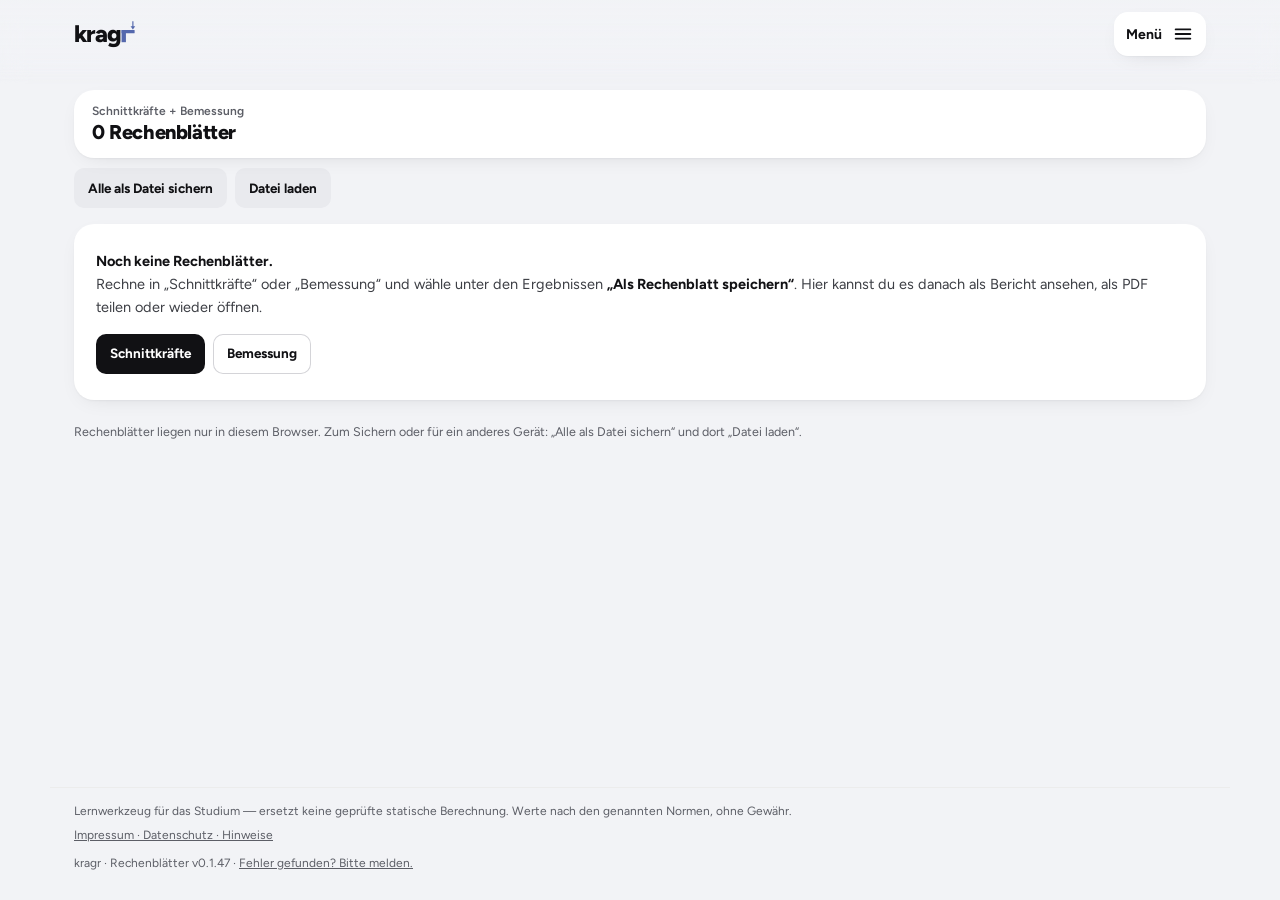
<file: projekt.html>
<!DOCTYPE html>
<!-- kragr·projekt v0.1.47 · sichtbar „Rechenblätter“ -->
<html lang="de">
<head>
<meta charset="UTF-8" />
<script data-theme>
// Erscheinungsbild (Oktober 2026): automatisch (System), hell, dunkel — localStorage „muly-theme“.
// Dunkel = ganze Seite invertiert und Farbton zurückgedreht; Bilder und Druckvorschau bleiben wie sie sind.
(function(){
  var L={de:['Erscheinungsbild: automatisch','Erscheinungsbild: hell','Erscheinungsbild: dunkel'],en:['Appearance: automatic','Appearance: light','Appearance: dark'],
         fr:['Apparence : automatique','Apparence : clair','Apparence : sombre'],es:['Apariencia: automática','Apariencia: claro','Apariencia: oscuro']};
  var mq=window.matchMedia ? matchMedia('(prefers-color-scheme: dark)') : null;
  function get(){ try{ return localStorage.getItem('muly-theme')||'auto'; }catch(e){ return 'auto'; } }
  function apply(){ var t=get(), d=t==='dark'||(t==='auto'&&mq&&mq.matches), h=document.documentElement; h.classList.toggle('dark',d); h.dataset.theme=t;
    var b=document.getElementById('theme-btn'); if(b) draw(b,t); }
  function lang(){ try{ return L[localStorage.getItem('statiq-lang')]||L.de; }catch(e){ return L.de; } }
  var ICON={auto:'<circle cx="10" cy="10" r="6.5" fill="none" stroke="currentColor" stroke-width="1.8"/><path d="M10 3.5a6.5 6.5 0 0 1 0 13z" fill="currentColor"/>',
    light:'<circle cx="10" cy="10" r="3.6" fill="none" stroke="currentColor" stroke-width="1.8"/><g stroke="currentColor" stroke-width="1.8" stroke-linecap="round"><path d="M10 1.8v2M10 16.2v2M1.8 10h2M16.2 10h2M4.2 4.2l1.4 1.4M14.4 14.4l1.4 1.4M4.2 15.8l1.4-1.4M14.4 5.6l1.4-1.4"/></g>',
    dark:'<path d="M15.5 12.6A6.5 6.5 0 0 1 7.4 4.5a6.5 6.5 0 1 0 8.1 8.1z" fill="currentColor"/>'};
  function draw(b,t){ var i={auto:0,light:1,dark:2}[t]||0; b.innerHTML='<svg viewBox="0 0 20 20" width="18" height="18" aria-hidden="true">'+ICON[t]+'</svg>'; b.title=lang()[i]; b.setAttribute('aria-label',lang()[i]); }
  window.mulyTheme=function(){ var n={auto:'dark',dark:'light',light:'auto'}[get()]||'auto'; try{ localStorage.setItem('muly-theme',n); }catch(e){} apply(); };
  window.mulyThemeButton=function(anchor, where){ if(!anchor||document.getElementById('theme-btn')) return; var b=document.createElement('button'); b.type='button'; b.id='theme-btn'; b.className='theme-btn'; b.onclick=window.mulyTheme;
    where==='before' ? anchor.parentNode.insertBefore(b,anchor) : anchor.parentNode.insertBefore(b,anchor.nextSibling); draw(b,get()); };
  if(mq&&mq.addEventListener) mq.addEventListener('change',apply);
  apply();
})();
</script>
<style data-theme>
  html.dark { filter: invert(.92) hue-rotate(180deg); background:#fff; }
  html.dark img, html.dark video, html.dark .no-invert { filter: invert(1) hue-rotate(180deg); }
  .theme-btn { display:inline-flex; align-items:center; justify-content:center; width:30px; height:30px; padding:0; border:none; border-radius:8px; background:transparent; color:inherit; opacity:.7; cursor:pointer; vertical-align:middle; }
  .theme-btn:hover { opacity:1; background:rgba(0,0,0,.06); }
  @media print { html.dark, html.dark img, html.dark .no-invert { filter:none !important; } .theme-btn { display:none !important; } }
</style>
<style data-glass>
  /* Glasleiste (Oktober 2026): Kopfzeile durchscheinend, Inhalt darunter weichgezeichnet, unterer Rand läuft weich aus. */
  .glass { background:transparent !important; -webkit-backdrop-filter:none !important; backdrop-filter:none !important; border-bottom-color:transparent !important; isolation:isolate; }
  .glass::before { content:''; position:absolute; left:0; right:0; top:0; bottom:-16px; z-index:-1; pointer-events:none;
    background:linear-gradient(to bottom, rgba(255,255,255,.82) 0%, rgba(255,255,255,.6) 70%, rgba(255,255,255,0) 100%);
    -webkit-backdrop-filter:blur(14px) saturate(160%); backdrop-filter:blur(14px) saturate(160%);
    -webkit-mask-image:linear-gradient(to bottom,#000 0%,#000 68%,transparent 100%); mask-image:linear-gradient(to bottom,#000 0%,#000 68%,transparent 100%); }
  .glass.glass-flat::before { bottom:0; -webkit-mask-image:none; mask-image:none; background:rgba(255,255,255,.72); }
  @media print { .glass::before { display:none; } }
  .app-header.glass { position:sticky; top:0; z-index:50; max-width:none; padding-left:max(24px, calc(50% - 526px)); padding-right:max(24px, calc(50% - 526px)); }
  @media (max-width:720px){ .app-header.glass { padding-left:16px; padding-right:16px; } }
</style>
<script data-sub>
// Indizes wie im Lehrbuch (Oktober 2026): „f_yd“ im angezeigten Text wird zu f<sub>yd</sub> (kleiner, tiefgestellt, ohne Unterstrich).
// Wirkt auf alles, was die Seite anzeigt (auch nachträglich erzeugte Inhalte); nicht in Eingabefeldern, Auswahllisten, Skizzen (SVG) und Code.
(function(){
  var RX=/(^|[^\w\/\\.@#\-])([A-Za-zα-ωΑ-ΩΣΔ]{1,3}′?)_\{?([A-Za-z0-9α-ωΑ-Ω]+(?:[,;][A-Za-z0-9α-ωΑ-Ω]+)*)\}?/g, SKIP='script,style,textarea,input,select,option,svg,code,pre,[contenteditable],.no-sub';
  function fix(root){
    if(!root || root.nodeType===3 && !root.parentElement) return;
    var list=[];
    if(root.nodeType===3){ list=[root]; }
    else if(root.nodeType===1){ if(!(root.closest && root.closest(SKIP))){ var w=document.createTreeWalker(root,4); while(w.nextNode()) list.push(w.currentNode); } }
    if(root.nodeType===1) [root].concat([].slice.call(root.querySelectorAll('[title*="_"],[aria-label*="_"],[placeholder*="_"],option'))).forEach(function(e){   // Auswahllisten und Hinweise: ohne Tiefstellung, Index direkt angehängt (s_d → sd)
      if(!e.getAttribute) return; ['title','aria-label','placeholder'].forEach(function(a){ var v=e.getAttribute(a); if(v && v.indexOf('_')>=0) e.setAttribute(a, v.replace(RX,'$1$2$3')); });
      if(e.nodeName==='OPTION' && e.textContent.indexOf('_')>=0 && !e.children.length) e.textContent=e.textContent.replace(RX,'$1$2$3'); });
    list.forEach(function(n){ var v=n.nodeValue; if(!v || v.indexOf('_')<0) return; var p=n.parentElement; if(!p || p.closest(SKIP)) return;
      RX.lastIndex=0; if(!RX.test(v)) return; RX.lastIndex=0;
      var f=document.createElement('span'), last=0, m;   // eine Klammer um alles: in Flex-/Grid-Zeilen bleibt es ein Element
      while((m=RX.exec(v))){ var s=m.index+m[1].length; f.appendChild(document.createTextNode(v.slice(last,s)+m[2])); var sb=document.createElement('sub'); sb.textContent=m[3]; f.appendChild(sb); last=m.index+m[0].length; }
      f.appendChild(document.createTextNode(v.slice(last))); n.parentNode.replaceChild(f,n); });
  }
  window.mulySubFix=fix;
  function start(){ fix(document.body); new MutationObserver(function(ms){ ms.forEach(function(m){ if(m.type==='characterData') fix(m.target); else m.addedNodes.forEach(fix); }); })
    .observe(document.body,{childList:true,subtree:true,characterData:true}); }
  if(document.readyState==='loading') document.addEventListener('DOMContentLoaded',start); else start();
})();
</script>
<meta name="viewport" content="width=device-width, initial-scale=1.0" />
<title>kragr — Rechenblätter</title>
<link href="fonts/fonts.css" rel="stylesheet" />
<link rel="manifest" href="manifest.json" />
<meta name="theme-color" content="#ffffff" media="(prefers-color-scheme: light)" />
<meta name="theme-color" content="#141414" media="(prefers-color-scheme: dark)" />
<link rel="icon" type="image/png" sizes="32x32" href="icons/favicon-32.png" />
<link rel="apple-touch-icon" href="icons/apple-touch-icon.png" />
<meta name="apple-mobile-web-app-capable" content="yes" />
<meta name="mobile-web-app-capable" content="yes" />
<meta name="apple-mobile-web-app-title" content="kragr" />
<meta name="apple-mobile-web-app-status-bar-style" content="default" />
<style>
  *, *::before, *::after { box-sizing: border-box; margin: 0; padding: 0; }
  :root { --text:#111114; --text2:#3d3f45; --text3:#5c5e66; --line:#ececec; --accent:#5468ad;
    --ok:#047857; --ok-bg:#e7f6ee; --bad:#b91c1c; --bad-bg:#fdecec; --calc-bg:#e8eefc; --calc:#45589a; }
  body { font-family:Figtree, system-ui, -apple-system, 'Segoe UI', sans-serif; color:var(--text); -webkit-font-smoothing:antialiased; }
  a { color:inherit; }
  .app-header { display:flex; align-items:center; justify-content:space-between; height:60px; padding:0 24px; max-width:1100px; margin:0 auto; }
  .logo { font-size:20px; font-weight:800; letter-spacing:-0.6px; text-decoration:none; }
  .links { display:flex; align-items:center; gap:16px; font-size:14px; font-weight:600; color:var(--text3); }
  .links a { text-decoration:none; } .version { font-weight:500; font-size:13px; }
  .lang-sel { font:inherit; font-size:13px; font-weight:700; border:none; background:#f1f2f4; border-radius:8px; padding:5px 8px; }
  /* Rechenblätter (projekt v0.1.24): flache Liste, neueste oben */
  .wrap { max-width:1100px; margin:0 auto; padding:8px 24px 60px; }
  .top { display:flex; justify-content:space-between; align-items:flex-end; gap:16px; flex-wrap:wrap; margin:10px 0 16px; }
  .ptitle { font-size:clamp(28px,4.6vw,42px); font-weight:800; letter-spacing:-0.035em; line-height:1.1; }
  .sumline { font-size:13.5px; color:var(--text3); margin-top:4px; }
  .acts { display:flex; gap:8px; flex-wrap:wrap; }
  .btn { font:inherit; font-size:13.5px; font-weight:700; border-radius:10px; min-height:40px; padding:0 14px; border:none; background:#fff; color:var(--text); cursor:pointer; text-decoration:none; display:inline-flex; align-items:center; gap:6px; white-space:nowrap; box-shadow:inset 0 0 0 1px #d4d4d8; }
  .btn:hover { background:#f6f6f7; }
  .btn.p { background:#111114; color:#fff; box-shadow:none; } .btn.p:hover { background:#333; }
  .btn.q { background:#f1f2f4; box-shadow:none; } .btn.q:hover { background:#e6e7ea; }
  /* projekt v0.1.26: Auswahl oben wie in den Modulen (klein Anzahl, groß der Filter), Knöpfe darunter */
  .sr-only { position:absolute !important; width:1px; height:1px; overflow:hidden; clip:rect(0 0 0 0); white-space:nowrap; }
  .pick { position:relative; margin:14px 0 10px; }
  .pick-btn { width:100%; display:flex; align-items:center; gap:10px; text-align:left; border:none; cursor:pointer; background:var(--card,#fff); border-radius:18px; padding:14px 18px; font-family:inherit; color:var(--text); }
  .pick-txt { flex:1; min-width:0; display:flex; flex-direction:column; gap:2px; }
  .pick-g { font-size:12px; font-weight:600; color:var(--text3); }
  .pick-t { font-size:20px; font-weight:800; letter-spacing:-0.4px; white-space:nowrap; overflow:hidden; text-overflow:ellipsis; }
  .pick-chev { font-size:13px; color:var(--text3); transition:transform .18s; }
  .pick.open .pick-chev { transform:rotate(180deg); }
  .pick-menu { display:none; position:absolute; left:0; right:0; top:calc(100% + 6px); z-index:40; background:#fff; border-radius:18px; box-shadow:0 18px 48px rgba(0,0,0,0.16), 0 0 0 1px rgba(0,0,0,0.04); padding:8px; }
  .pick.open .pick-menu { display:block; }
  .pick-menu button { width:100%; display:flex; justify-content:space-between; align-items:center; font:inherit; font-size:15px; font-weight:600; border:none; background:none; color:var(--text); text-align:left; padding:11px 12px; border-radius:12px; cursor:pointer; }
  .pick-menu button:hover { background:#f6f6f7; }
  .pick-menu button[aria-pressed="true"] { background:#f5f6f8; font-weight:800; }
  .pick-menu .n { font-weight:600; color:var(--text3); font-size:13px; }
  .top-acts { margin:0 0 16px; }
  .top-acts .btn.q { background:#e9eaee; }
  .pick-static { cursor:default !important; } .pick-static:hover { box-shadow:var(--k5-sh) !important; } .pick-static:active { transform:none !important; }   /* v0.1.40: Kopf über die ganze Breite, ohne Auswahlmenü */
  .list > .empty { grid-column:1 / -1; max-width:none; }
  .list { display:grid; grid-template-columns:repeat(auto-fill, minmax(min(100%, 480px), 1fr)); gap:12px; }
  .bl { display:grid; grid-template-columns:120px minmax(0,1fr); gap:14px; align-items:start; background:var(--k5-card,#fff); border-radius:20px; padding:14px; box-shadow:var(--k5-sh, 0 1px 2px rgba(17,17,20,.06)); }
  .bl-fig { background:var(--k5-sub,#f5f6f8); border-radius:12px; aspect-ratio:4/3; display:flex; align-items:center; justify-content:center; overflow:hidden; color:#8a8c94; }
  .bl-fig svg { width:100%; height:100%; }
  .bl-fig .ic { width:42px; height:42px; }
  .bl-main { min-width:0; display:flex; flex-direction:column; gap:3px; }
  .bl-name { font-size:16px; font-weight:800; letter-spacing:-0.01em; overflow-wrap:anywhere; }
  .bl-name input { font:inherit; width:100%; padding:4px 8px; margin:-5px -9px; border:1.5px solid var(--accent); border-radius:8px; outline:none; background:#fff; }
  .bl-meta { font-size:12.5px; color:var(--text3); display:flex; flex-wrap:wrap; gap:4px 8px; align-items:center; }
  .bl-res { font-family:'JetBrains Mono', monospace; font-size:12.5px; color:var(--text2); margin-top:2px; }
  .bl-acts { display:flex; gap:6px; align-items:center; margin-top:8px; flex-wrap:wrap; }
  .tag { display:inline-block; font-size:11px; font-weight:700; border-radius:6px; padding:2px 7px; background:var(--calc-bg); color:var(--calc); white-space:nowrap; }
  .tag.size { background:#eef7f2; color:#047857; } .tag.s { background:var(--ok-bg); color:var(--ok); } .tag.b { background:var(--bad-bg); color:var(--bad); } .tag.n { background:#f1f2f4; color:var(--text3); }
  .more { position:relative; margin-left:auto; }
  .btn.more-b { width:40px; padding:0; justify-content:center; box-shadow:none; background:transparent; color:var(--text3); }
  .btn.more-b:hover, .btn.more-b[aria-expanded="true"] { background:#eceef2; color:var(--text); }
  .morem { position:absolute; z-index:25; right:0; top:calc(100% + 4px); min-width:230px; display:flex; flex-direction:column; padding:6px; border-radius:12px; background:#fff; box-shadow:0 8px 28px rgba(17,17,20,.16), 0 0 0 1px rgba(17,17,20,.06); }
  .morem[hidden] { display:none; }
  .morem a, .morem button { display:flex; align-items:center; min-height:40px; padding:0 10px; border:0; border-radius:8px; background:transparent; font:inherit; font-size:14px; font-weight:600; color:var(--text); text-decoration:none; text-align:left; cursor:pointer; }
  .morem a:hover, .morem button:hover { background:#f1f2f4; }
  .morem .danger { color:var(--bad); }
  .morem-h { padding:6px 10px 2px; font-size:12px; color:var(--text3); } .morem-g { padding:8px 10px 2px; font-size:12.5px; font-weight:800; }
  .bl { position:relative; } .more.chk { margin-left:0; position:static; }   /* Menü an der Karte ausrichten: kein seitliches Verschieben am Handy */
  .more.chk .morem { left:12px; right:12px; top:auto; margin-top:4px; min-width:0; max-height:60vh; overflow:auto; }
  @media (min-width:721px) { .more.chk .morem { right:auto; min-width:320px; } } .morem .danger.armed { background:var(--bad-bg); }
  .empty { background:var(--k5-card,#fff); border-radius:20px; padding:26px 22px; box-shadow:var(--k5-sh, none); font-size:14.5px; line-height:1.6; color:var(--text2); max-width:720px; }
  .empty b { color:var(--text); } .empty .acts { margin-top:14px; }
  .hint { font-size:12.5px; color:var(--text3); line-height:1.55; margin-top:22px; max-width:760px; }
  .toast { position:fixed; left:50%; bottom:22px; transform:translateX(-50%); background:#111; color:#fff; font-size:13px; padding:9px 16px; border-radius:10px; z-index:99; }
  @media (max-width:720px){ .links { gap:10px; font-size:13px; } .links .version { display:none; } .app-header,.wrap { padding-left:16px; padding-right:16px; }
    .bl { grid-template-columns:84px minmax(0,1fr); gap:12px; padding:12px; } .bl-acts { margin-left:-96px; } .top .acts { width:100%; } }
  /* Gesamtbericht */
  #report-view { display:none; max-width:860px; margin:0 auto; padding:16px; }
  body.show-report #report-view { display:block; } body.show-report .app-header, body.show-report .wrap { display:none; }
  .rep-acts { display:flex; gap:8px; margin-bottom:12px; }
  .report { background:#fff; border:1px solid #d4d4d8; padding:30px 36px; font-size:12.5px; line-height:1.55; color:#111; }
  .report h1 { font-size:20px; margin-bottom:2px; } .report .cover { padding:40px 0 30px; border-bottom:2px solid #111; margin-bottom:16px; }
  .report .cover h1 { font-size:30px; letter-spacing:-0.02em; }
  .report h2 { font-size:13px; text-transform:uppercase; letter-spacing:1px; font-family:'JetBrains Mono', monospace; color:#333; margin:18px 0 6px; border-bottom:1px solid #999; padding-bottom:3px; }
  .report h3 { font-size:15px; margin:22px 0 4px; }
  .report .meta { font-family:'JetBrains Mono', monospace; font-size:11px; color:#555; }
  .report table { width:100%; border-collapse:collapse; margin:4px 0; }
  .report td, .report th { border-bottom:1px solid #ddd; padding:4px 6px; text-align:left; vertical-align:top; }
  .report th { font-size:11px; color:#555; font-weight:600; }
  .report .ok { color:var(--ok); font-weight:600; } .report .bad { color:var(--bad); font-weight:600; }
  .report .figure svg, .report .sysfig svg { max-width:460px; height:auto; }
    .report .sub { border-left:3px solid #e2e2e6; padding-left:12px; margin:10px 0 14px; }
  .report .steps { font-size:11.5px; } .report .st { margin-bottom:6px; } .report .st-h { font-size:12px; }
  /* Rechenschritte aus den size-Berichten (wie in size) */
  .report .steps { font-family:'JetBrains Mono', monospace; font-size:11.5px; line-height:1.75; color:#222; } .report .steps b { color:#111; }
  .report .st { margin:0 0 6px; } .report .st-h { font-family:Figtree, sans-serif; font-size:12px; font-weight:500; color:#111; display:flex; gap:8px; align-items:baseline; line-height:1.45; }
  .report .st-n { flex:none; font-family:'JetBrains Mono', monospace; font-size:10px; color:#5c5e66; border:1px solid #a1a1aa; border-radius:50%; width:17px; height:17px; display:inline-flex; align-items:center; justify-content:center; }
  .report .st-f { padding-left:25px; line-height:1.6; } .report .st-f > div { padding-left:0.9em; text-indent:-0.9em; }
  .report .eq { display:grid; grid-template-columns:fit-content(48%) minmax(0,1fr); column-gap:0.45em; margin:1px 0 3px; } .report .st-f > div.eq { padding-left:0; text-indent:0; }
  .report .eq-r, .report .eq-w { padding-left:0.9em; text-indent:-0.9em; } .report .eq-w { grid-column:1 / -1; }
  .report .fig-legend { font-size:11px; color:#666; line-height:1.5; margin-top:6px; text-align:center; } .report .figure { display:flex; flex-direction:column; align-items:center; }
  .report .note { font-size:12px; color:#333; background:#eceff8; border-left:3px solid var(--accent); padding:6px 10px; margin-top:6px; }
  .old { opacity:.55; }
  @media print { body.show-report .rep-acts { display:none; } #report-view { max-width:none; padding:0; } .report { border:none; padding:0; } .report h2 { break-after:avoid; } .report section { break-inside:avoid; } }
  .report .sysfig svg { max-width:460px; height:auto; }
  .rep-title { font-size:15px; font-weight:800; flex:1; min-width:0; overflow:hidden; text-overflow:ellipsis; white-space:nowrap; align-self:center; }
  @media print { .more, .pick, .acts, .hint { display:none !important; } }
</style>
<style>/* Marke kragr: das r ist ein Kragarm mit Last */ .logo-r{display:inline-block;width:1.281ex;height:1.934ex;vertical-align:baseline;margin:-.3em 0 0 -.01em;overflow:visible} /* Höhe in ex: Kragarm endet auf der Oberkante des g (x-Höhe + Überhang), auch bei Ersatzschrift */ .logo,.footer-logo,.headline{white-space:nowrap}</style>
<style data-frame>
  /* Einheitlicher Rahmen (calc v0.9.4 · size v0.6.3 · ref v0.3.43 · projekt v0.1.13 · rechtliches v0.1.12): gleiche Kopfzeile und gleiche
     Inhaltsbreite auf allen App-Seiten. Logo und Inhalt beginnen an derselben Kante: Rahmen 1180 px, Rand 24 px (Handy 16 px). */
  :root { --k-frame:1180px; --k-gut:24px; }
  @media (max-width:560px) { :root { --k-gut:16px; } }
  .app-header.k-hdr { display:flex; align-items:center; justify-content:flex-start; gap:6px; box-sizing:border-box; min-height:68px; height:auto; max-width:none; margin:0;
    padding:12px max(var(--k-gut), calc((100% - var(--k-frame)) / 2 + var(--k-gut))) !important; }
  .k-frame { box-sizing:border-box; width:100%; max-width:var(--k-frame) !important; margin-left:auto !important; margin-right:auto !important;
    padding-left:var(--k-gut) !important; padding-right:var(--k-gut) !important; }
  .k-hdr .logo { flex:none; font-size:24px; font-weight:800; letter-spacing:-0.04em; line-height:1; color:#111114; text-decoration:none; }
  .k-hdr .header-links { display:flex; align-items:center; gap:0; margin-left:auto; font-family:inherit; font-size:15px; font-weight:500; white-space:nowrap; }
  .k-hdr .header-links > a, .k-hdr .header-links > .module-name { display:flex; align-items:center; min-height:44px; padding:0 8px; text-decoration:none; }
  .k-hdr .header-links > a { color:#5c5e66; } .k-hdr .header-links > a:hover { color:#111114; }
  .k-hdr .header-links > .module-name { color:#111114; font-weight:800; }
  .k-hdr .hdr-tools { flex:none; display:flex; align-items:center; gap:2px; margin-left:6px; }
  .k-hdr .hdr-tools .version { display:none; }
  .k-hdr .proj-btn { position:relative; display:inline-flex; align-items:center; gap:8px; height:40px; min-width:40px; padding:0 13px 0 11px; border:none; border-radius:10px;
    background:#f1f2f4; font-family:inherit; font-size:14px; font-weight:700; line-height:1; color:#111114; cursor:pointer; white-space:nowrap; text-decoration:none; box-sizing:border-box; }
  .k-hdr a.proj-btn:hover { background:#e6e7ea; }
  .k-hdr .proj-btn.cur { background:#111114; color:#fff; }
  .k-hdr .proj-btn svg { flex:none; width:18px; height:18px; }
  .k-hdr .theme-btn { width:36px; height:44px; border-radius:10px; opacity:1; color:#111114; }
  .k-hdr .theme-btn svg { width:20px; height:20px; }
  .k-hdr .lang-sel { -webkit-appearance:none; appearance:none; height:40px; border-radius:10px; border:none; background-color:#f1f2f4; font-family:inherit; font-size:13px; font-weight:700; padding:0 24px 0 10px; color:#111114; cursor:pointer;
    background-image:linear-gradient(45deg, transparent 50%, #5c5e66 50%), linear-gradient(135deg, #5c5e66 50%, transparent 50%); background-position:calc(100% - 11px) 52%, calc(100% - 7px) 52%; background-size:4px 4px; background-repeat:no-repeat; }
  .k-hdr .lang-sel:hover { background-color:#e6e7ea; }
  @media (max-width:999px) { .k-hdr .proj-btn { width:40px; padding:0; justify-content:center; } .k-hdr .proj-btn .pb-tx { display:none; } }
  @media (max-width:560px) {
    .app-header.k-hdr { min-height:58px; padding-top:7px !important; padding-bottom:7px !important; gap:4px; }
    .k-hdr .header-links > a, .k-hdr .header-links > .module-name { padding:0 7px; }
    .k-hdr .hdr-tools { margin-left:2px; }
  }
  @media (max-width:370px) { .k-hdr .header-links > a, .k-hdr .header-links > .module-name { padding:0 5px; } .k-hdr .theme-btn { width:30px; } .k-hdr .logo { font-size:22px; } }
  /* Modulnamen ausgeschrieben (Schnittkräfte · Bemessung · Wissen): am Handy eigene Zeile unter Logo und Werkzeugen, drei gleich breite Reiter */
  @media (max-width:760px) {
    .app-header.k-hdr { flex-wrap:wrap; row-gap:0; padding-bottom:0 !important; }
    .k-hdr .hdr-tools { margin-left:auto; }
    .k-hdr .header-links { order:3; flex:1 1 100%; margin:4px calc(-1 * var(--k-gut)) 0; padding:0 calc(var(--k-gut) - 4px); border-top:1px solid #ececef; }
    .k-hdr .header-links > a, .k-hdr .header-links > .module-name { flex:1 1 auto; min-width:0; justify-content:center; min-height:42px; padding:0 4px !important; font-size:14px; white-space:nowrap; }
    .k-hdr .header-links > .module-name { box-shadow:inset 0 -2.5px 0 #111114; }
  }
  @media print { .k-hdr .hdr-tools { display:none !important; } }
</style>
<script data-mod>
// Modulnamen (seit 26.10.2026; „Rechenblätter“ statt „Projekte“ seit 27.10.2026): sichtbar „Schnittkräfte · Bemessung · Wissen · Rechenblätter“ statt calc · size · ref · Projekte.
// Dateinamen (calc.html …) und gespeicherte Daten bleiben. kmod('calc') liefert den Namen in der Sprache der Seite; Elemente mit
// data-mod="calc|size|ref|proj" bekommen ihn als Text.
(function(){
  var K={ de:{calc:'Schnittkräfte', size:'Bemessung', ref:'Wissen', proj:'Rechenblätter'}, en:{calc:'Internal forces', size:'Design', ref:'Reference', proj:'Calculation sheets'},
          fr:{calc:'Efforts', size:'Dimensionnement', ref:'Référence', proj:'Notes de calcul'}, es:{calc:'Esfuerzos', size:'Dimensionado', ref:'Referencia', proj:'Memorias de cálculo'} };
  function lang(){ try{ if(typeof calcLang!=='undefined' && calcLang) return calcLang; }catch(e){} try{ if(typeof LANG!=='undefined' && LANG) return LANG; }catch(e){}
    try{ return localStorage.getItem('statiq-lang') || 'de'; }catch(e){ return 'de'; } }
  window.KMOD=K; window.kmodLang=lang;
  window.kmod=function(m, L){ var d=K[L||lang()]||K.de; return d[m] || m; };
  window.kmodApply=function(){ if(typeof document==='undefined') return; document.querySelectorAll('[data-mod]').forEach(function(e){ var v=window.kmod(e.getAttribute('data-mod')); if(e.textContent!==v) e.textContent=v; });
    var pg=document.documentElement.getAttribute('data-kpage'); if(pg) document.title=window.kmod(pg)+' — kragr'; };
  if(typeof document!=='undefined' && document.addEventListener) document.addEventListener('DOMContentLoaded', window.kmodApply);
})();
</script>
<style data-rb-size>
/* Bericht im Stil von Schnittkräfte (size v0.7.16): Schriftfeld, Überschriften in Großbuchstaben, Tabellen in Mono, Fußzeile.
   Gleicher Block in size.html und projekt.html (dort steht der gespeicherte Bericht). */
.rb-size { max-width:760px; margin:0 auto; font-family:Figtree, sans-serif; color:#111; font-size:12.5px; line-height:1.55; }
.rb-size .rb-sf { display:grid; grid-template-columns:auto 1.6fr 1fr 1fr; border:1.4px solid #111; font-size:10px; color:#555; }
.rb-size .rb-sf > div { padding:5px 9px; border-right:1px solid #111; min-width:0; }
.rb-size .rb-sf > div:last-child { border-right:none; }
.rb-size .rb-sf b { display:block; font-size:12.5px; color:#111; font-weight:700; margin-top:1px; overflow-wrap:anywhere; }
.rb-size .rb-logo { display:flex; flex-direction:column; justify-content:center; align-items:flex-start; gap:1px; color:#111; }
.rb-size .rb-mark { font-family:Figtree,sans-serif; font-weight:800; font-size:22px; letter-spacing:-.04em; line-height:1; white-space:nowrap; color:#111114; -webkit-print-color-adjust:exact; print-color-adjust:exact; }
.rb-size .rb-mark .logo-r { display:inline-block; width:1.281ex; height:1.934ex; vertical-align:baseline; margin:-.3em 0 0 -.01em; overflow:visible; }
.rb-size .rb-mod { font-size:9.5px; color:#555; letter-spacing:.02em; }
.rb-size .rb-title { font-size:22px; font-weight:800; letter-spacing:-.02em; margin:18px 0 2px; }
.rb-size .rb-subt { font-size:12px; color:#666; margin-bottom:6px; }
.rb-size h2 { font-family:Figtree, sans-serif !important; font-size:11.5px !important; font-weight:800; letter-spacing:.1em; text-transform:uppercase; color:#111 !important; margin:20px 0 8px !important; padding-bottom:4px !important; border-bottom:1.2px solid #111 !important; break-after:avoid; }
.rb-size h3 { font-size:13px; margin:12px 0 4px; }
.rb-size table { width:100%; border-collapse:collapse; font-family:'JetBrains Mono', monospace; font-size:12px; margin-top:4px; }
.rb-size th { text-align:left; font-weight:700; font-size:11.5px; color:#111 !important; padding:5px 8px !important; border-bottom:1.2px solid #111 !important; }
.rb-size td { padding:5px 8px !important; border-bottom:1px solid #ddd !important; vertical-align:top; }
.rb-size td:first-child { color:#555; }
.rb-size .meta { font-size:11px; color:#666; line-height:1.5; }
.rb-size .steps b { border-bottom:3px double #111; padding:0 1px; }
.rb-size .rb-foot { display:flex; justify-content:space-between; gap:12px; font-size:10px; color:#777; border-top:1px solid #ccc; margin-top:22px; padding-top:6px; }
/* schmal: Schriftfeld zweispaltig, Abbildungen nicht breiter als das Blatt */
.rb-size svg { max-width:min(100%, 460px) !important; height:auto; }
@media (max-width:560px) { .rb-size .rb-sf { grid-template-columns:auto 1fr; } .rb-size .rb-sf > div:nth-child(2) { border-right:none; } .rb-size .rb-sf > div:nth-child(-n+2) { border-bottom:1px solid #111; } .rb-size .rb-title { font-size:19px; } }
@media print { .rb-size { max-width:none; } .rb-size section { break-inside:auto; } .rb-size h2 { break-after:avoid; } .rb-size .figure, .rb-size table { break-inside:avoid; } }
</style>
<style data-k5>
  /* kragr-Design 5 (Oktober 2026): ein Aufbau für alle Seiten. Identisch in calc, size, ref, projekt und rechtliches.
     Weich und plastisch: hellgrauer Seitengrund, weiße Karten mit sanftem Schatten, Glas-Kopfzeile mit Burgermenü,
     ruhige Bewegung (Aufklappen, Einblenden, Balken, Diagramme). Bei „Bewegung reduzieren“ ist alles aus. */
  :root { --k5-bg:#f2f3f6; --k5-card:#ffffff; --k5-sub:#f5f6f8; --k5-sub-h:#eceef2; --k5-r:20px; --k5-r2:14px;
    --k5-sh:0 1px 2px rgba(17,17,20,.04), 0 6px 22px -10px rgba(17,17,20,.13);
    --k5-sh-h:0 2px 4px rgba(17,17,20,.05), 0 14px 34px -14px rgba(17,17,20,.2);
    --k5-ease:cubic-bezier(.22,.8,.24,1); --k5-spring:cubic-bezier(.34,1.4,.5,1);
    --k-card:var(--k5-card); --card:var(--k5-card); }
  html { background:var(--k5-bg); }
  body { background:var(--k5-bg) !important; }
  html.dark { background:#fff; }
  html.dark body { background:#fff !important; }
  html.dark { --k5-card:#eef0f3; --k5-sub:#e3e5ea; --k5-sub-h:#d9dce2;
    --k5-sh:0 0 0 1px rgba(255,255,255,.5), 0 8px 26px -12px rgba(255,255,255,.9); --k5-sh-h:0 0 0 1px rgba(255,255,255,.6), 0 14px 34px -14px rgba(255,255,255,1); }

  /* ── Kopfzeile: nur Logo und ☰ ─────────────────────────────── */
  .glass::before { background:linear-gradient(to bottom, rgba(242,243,246,.86) 0%, rgba(242,243,246,.66) 70%, rgba(242,243,246,0) 100%) !important; }
  html.dark .glass::before { background:linear-gradient(to bottom, rgba(255,255,255,.86) 0%, rgba(255,255,255,.66) 70%, rgba(255,255,255,0) 100%) !important; }
  .k-hdr .header-links, .k-hdr .hdr-tools { display:none !important; }
  .k5-burger { position:relative; margin-left:auto; flex:none; display:inline-flex; align-items:center; justify-content:center; gap:10px; height:44px; min-width:44px; padding:0 12px;
    border:none; border-radius:14px; background:var(--k5-card); box-shadow:var(--k5-sh); color:#111114; font:inherit; font-size:14px; font-weight:700; cursor:pointer;
    transition:transform .25s var(--k5-spring), box-shadow .25s; -webkit-tap-highlight-color:transparent; }
  .k5-burger:hover { box-shadow:var(--k5-sh-h); }
  .k5-burger:active { transform:scale(.94); }
  .k5-burger .k5-cur { font-size:14px; font-weight:700; color:#111114; }
  .k5-burger .k5-cur b { color:#111114; font-weight:700; }
  .k5-burger svg { width:22px; height:22px; flex:none; }
  .k5-burger svg line { transition:transform .35s var(--k5-ease), opacity .2s; transform-origin:12px 12px; }
  .k5-burger[aria-expanded="true"] svg .l1 { transform:translateY(5px) rotate(45deg); }
  .k5-burger[aria-expanded="true"] svg .l2 { opacity:0; transform:scaleX(.2); }
  .k5-burger[aria-expanded="true"] svg .l3 { transform:translateY(-5px) rotate(-45deg); }
  .k5-burger .k5-dot { position:absolute; top:8px; right:8px; width:9px; height:9px; border-radius:50%; background:#f59e0b; box-shadow:0 0 0 2px var(--k5-card); display:none; }
  .k5-burger.k5-unsaved .k5-dot { display:block; }
  @media (max-width:560px) { .k5-burger .k5-cur { display:none; } .k5-burger { padding:0; width:44px; } }

  .k5-scrim { position:fixed; inset:0; z-index:190; background:rgba(17,17,20,.28); opacity:0; pointer-events:none; transition:opacity .3s var(--k5-ease);
    -webkit-backdrop-filter:blur(2px); backdrop-filter:blur(2px); }
  .k5-scrim.open { opacity:1; pointer-events:auto; }
  .k5-menu { position:fixed; z-index:200; top:10px; right:10px; bottom:10px; width:min(360px, calc(100vw - 20px)); box-sizing:border-box; display:flex; flex-direction:column;
    border-radius:24px; background:rgba(255,255,255,.9); -webkit-backdrop-filter:blur(22px) saturate(170%); backdrop-filter:blur(22px) saturate(170%);
    box-shadow:0 24px 60px -18px rgba(17,17,20,.35), 0 0 0 1px rgba(17,17,20,.05); padding:14px 14px 12px; overflow-y:auto; overscroll-behavior:contain;
    transform:translateX(calc(100% + 24px)); visibility:hidden; transition:transform .42s var(--k5-ease), visibility 0s linear .42s; font-family:Figtree, system-ui, sans-serif; color:#111114; }
  .k5-menu.open { transform:none; visibility:visible; transition:transform .42s var(--k5-ease), visibility 0s; }
  html.dark .k5-menu { background:rgba(240,241,244,.94); }
  .k5-menu > * { flex-shrink:0; opacity:0; transform:translateX(18px); transition:opacity .3s, transform .4s var(--k5-ease); }   /* flex-shrink:0: bei wenig Höhe (Handy quer) scrollt das Menü, statt Zeilen übereinander zu schieben (13.11.2026) */
  .k5-menu.open > * { opacity:1; transform:none; transition-delay:calc(var(--i,0) * 35ms + 80ms); }
  .k5-mhead { display:flex; align-items:center; justify-content:space-between; padding:2px 4px 10px 8px; }
  .k5-mhead .k5-mlogo { font-size:20px; font-weight:800; letter-spacing:-.04em; text-decoration:none; color:#111114; }
  .k5-mhead .k5-mlogo svg { height:1em; width:auto; vertical-align:-.1em; margin-left:-.04em; }
  .k5-x { width:40px; height:40px; border:none; border-radius:12px; background:#f1f2f4; color:#111114; font-size:20px; line-height:1; cursor:pointer; display:inline-flex; align-items:center; justify-content:center; transition:transform .25s var(--k5-spring), background .15s; }
  .k5-x:hover { background:#e6e7ea; } .k5-x:active { transform:scale(.9); }
  .k5-mlabel { padding:14px 10px 6px; font-size:11px; font-weight:700; letter-spacing:.08em; text-transform:uppercase; color:#5c5e66; }
  .k5-mod { display:flex; align-items:center; gap:12px; padding:11px 12px; border-radius:16px; text-decoration:none; color:#111114; transition:background .15s, transform .2s var(--k5-spring); }
  .k5-mod:hover { background:rgba(17,17,20,.05); } .k5-mod:active { transform:scale(.98); }
  .k5-mod .k5-ic { flex:none; width:40px; height:40px; border-radius:12px; display:flex; align-items:center; justify-content:center; background:#f1f2f4; color:#111114;
    font-family:'JetBrains Mono', ui-monospace, monospace; font-size:12px; font-weight:700; }
  .k5-mod .k5-mt { display:flex; flex-direction:column; min-width:0; }
  .k5-mod .k5-mt b { font-size:15.5px; font-weight:800; letter-spacing:-.01em; }
  .k5-mod .k5-mt span { font-size:12.5px; color:#5c5e66; }
  .k5-mod[aria-current="page"] { background:#111114; color:#fff; }
  .k5-mod[aria-current="page"] .k5-ic { background:#5468ad; color:#fff; }
  .k5-mod[aria-current="page"] .k5-mt span { color:rgba(255,255,255,.7); }
  .k5-mod .k5-badge { margin-left:auto; width:9px; height:9px; border-radius:50%; background:#f59e0b; display:none; }
  .k5-row { display:flex; align-items:center; justify-content:space-between; gap:12px; min-height:52px; padding:6px 8px 6px 12px; border-radius:16px; }
  .k5-row .k5-rt { display:flex; flex-direction:column; font-size:14.5px; font-weight:700; }
  .k5-row .k5-rt span { font-size:12px; font-weight:400; color:#5c5e66; }
  .k5-sw { position:relative; flex:none; width:50px; height:30px; border:none; border-radius:999px; background:#d5d7dc; cursor:pointer; padding:0; transition:background .25s; }
  .k5-sw::after { content:''; position:absolute; top:3px; left:3px; width:24px; height:24px; border-radius:50%; background:#fff; box-shadow:0 1px 3px rgba(0,0,0,.25); transition:transform .32s var(--k5-spring); }
  .k5-sw[aria-checked="true"] { background:#5468ad; } .k5-sw[aria-checked="true"]::after { transform:translateX(20px); }
  .k5-segm { position:relative; display:grid; grid-auto-flow:column; grid-auto-columns:1fr; gap:2px; padding:3px; border-radius:13px; background:#f1f2f4; min-width:0; }
  .k5-segm button { position:relative; z-index:1; border:none; background:transparent; height:34px; padding:0 8px; border-radius:10px; font:inherit; font-size:13px; font-weight:700; color:#5c5e66; cursor:pointer; transition:color .2s; }
  .k5-segm button[aria-pressed="true"] { color:#111114; }
  .k5-segm .k5-pill { position:absolute; z-index:0; top:3px; bottom:3px; left:0; border-radius:10px; background:#fff; box-shadow:0 1px 3px rgba(17,17,20,.12); transition:transform .38s var(--k5-ease), width .38s var(--k5-ease); }
  .k5-row.k5-col { flex-direction:column; align-items:stretch; gap:8px; padding-top:10px; padding-bottom:10px; }
  .k5-mfoot { margin-top:auto; padding:16px 10px 4px; display:flex; justify-content:space-between; gap:10px; flex-wrap:wrap; font-size:12px; color:#5c5e66; }
  .k5-mfoot a { color:#5c5e66; } .k5-mfoot .k5-ver { font-family:'JetBrains Mono', ui-monospace, monospace; }
  /* Menü als Baum (18.11.2026, Vorschlag C): Module; das aktuelle Modul aufgeklappt bis zum Thema; Einstellungen als Unterseite */
  .k5-pm, .k5-ps { display:flex; flex-direction:column; gap:2px; flex:1 0 auto; }
  .k5-menu:not(.k5-sub) .k5-ps, .k5-menu.k5-sub .k5-pm { display:none; }
  .k5-mod { width:100%; box-sizing:border-box; border:0; background:transparent; font:inherit; text-align:left; cursor:pointer; padding:9px 12px; }
  .k5-mod .k5-ic { width:36px; height:36px; border-radius:11px; }
  .k5-mod .k5-mch { margin-left:auto; flex:none; color:#6b6d75; font-size:15px; transition:transform .2s; }
  .k5-mod[aria-current="page"] .k5-mch { color:rgba(255,255,255,.75); }
  .k5-mod[aria-expanded="false"] .k5-mch { transform:rotate(-90deg); }
  .k5-cg + .k5-cg { margin-top:1px; }
  .k5-cgh { display:flex; align-items:center; gap:10px; width:100%; padding:10px 12px; border:0; border-radius:12px; background:transparent; font:inherit; font-size:14.5px; font-weight:700; color:#111114; cursor:pointer; text-align:left; }
  .k5-cgh:hover { background:rgba(17,17,20,.04); }
  .k5-cgh .k5-mch { margin-left:auto; color:#6b6d75; font-size:12px; transition:transform .2s; } .k5-cgh[aria-expanded="false"] .k5-mch { transform:rotate(-90deg); }
  .k5-cgb { display:flex; flex-direction:column; gap:1px; padding:0 0 6px; } .k5-cgb[hidden] { display:none; }
  .k5-ci { padding:8px 12px 8px 22px; border-radius:9px; font-size:14px; color:#3d3f45; text-decoration:none; } .k5-ci:hover { background:#fff; color:#111114; }
  .k5-tree { margin:4px 0 8px 29px; padding-left:10px; border-left:2px solid #dfe1e6; }
  .k5-tree[hidden] { display:none; }
  .k5-tree .pick-menu { display:block !important; position:static !important; inset:auto !important; max-height:none !important; overflow:visible !important; padding:0 !important; margin:0 !important; width:auto !important;
    background:transparent !important; box-shadow:none !important; border-radius:0 !important; animation:none !important; transform:none !important; }
  .k5-tree .pick-group.open { background:transparent; }
  .k5-tree .pick-item.active { background:#111114 !important; color:#fff !important; box-shadow:none !important; }
  .k5-setbtn, .k5-back { display:flex; align-items:center; gap:10px; width:100%; min-height:48px; padding:0 14px; border:0; border-radius:14px; background:#fff; font:inherit; font-size:14.5px; font-weight:700; color:#111114; cursor:pointer; text-align:left; }
  .k5-setbtn { margin-top:10px; } .k5-setbtn .k5-mch { margin-left:auto; color:#6b6d75; font-size:15px; }
  .k5-back { background:transparent; margin:0 0 6px; padding:0 8px; font-size:16px; font-weight:800; } .k5-back .k5-mch { font-size:20px; color:#5c5e66; }
  /* Seite: die Auswahl wird eine schlichte Pfadzeile (Modul › Bereich › Thema); Tipp öffnet das Menü */
  html.k5-pm-on .pick-btn { background:transparent !important; box-shadow:none !important; padding:4px 8px 8px !important; border-radius:12px !important; }
  html.k5-pm-on .pick-btn:hover { background:rgba(17,17,20,.04) !important; }
  html.k5-pm-on .pick-txt { display:flex !important; flex-direction:row !important; flex-wrap:wrap; align-items:baseline; column-gap:6px; min-width:0; }
  html.k5-pm-on .pick-txt::before { content:var(--k5-modname, "") " \203A"; font-size:13px; font-weight:600; color:#6b6d75; }
  html.k5-pm-on .pick.k5-same .pick-txt::before { content:none; }
  html.k5-pm-on .pick-g { font-size:13px !important; font-weight:600 !important; color:#6b6d75 !important; }
  html.k5-pm-on .pick-g:not(:empty)::after { content:" \203A"; }
  html.k5-pm-on .pick-t { font-size:20px !important; }
  html.k5-pm-on .pick-chev { display:none !important; }
  html.k5-pm-on .pick.open .pick-menu { display:none !important; }
  /* Rechner: Pfad in der Kopfzeile (Entwurf P1), auf der Seite entfällt die Pfadzeile — beide Spalten oben bündig */
  .k5-hcrumb { display:none; }
  @media (min-width:1000px) {
    html.k5-pm-on .k5-hcrumb { display:flex; align-items:baseline; gap:6px; min-width:0; max-width:56%; margin-left:14px; padding:6px 10px 6px 18px; border:0; border-radius:12px; background:transparent;
      font:inherit; font-size:14px; font-weight:600; color:#6b6d75; cursor:pointer; white-space:nowrap; overflow:hidden; text-overflow:ellipsis; position:relative; }
    html.k5-pm-on .k5-hcrumb::before { content:''; position:absolute; left:0; top:50%; width:1px; height:26px; margin-top:-13px; background:#d5d7dc; }
    html.k5-pm-on .k5-hcrumb:hover { background:rgba(17,17,20,.04); }
    html.k5-pm-on .k5-hcrumb b { font-size:18px; font-weight:800; color:#111114; overflow:hidden; text-overflow:ellipsis; }
    html.k5-pm-on .k5-hcrumb[hidden] { display:none; }
    html.k5-pm-on .pick { display:none !important; }
  }
  body.k5-lock { overflow:hidden; }
  /* Zahlenfelder ohne die kleinen Pfeile des Browsers — dafür gibt es − und + daneben; schnelles Tippen auf Knöpfe ohne Doppeltipp-Zoom (18.11.2026) */
  input[type=number] { -moz-appearance:textfield; appearance:textfield; }
  input[type=number]::-webkit-inner-spin-button, input[type=number]::-webkit-outer-spin-button { -webkit-appearance:none; appearance:none; margin:0; }
  button, .k-sb, [role="button"] { touch-action:manipulation; }

  /* Startseite: gleiche Kopfzeile (☰), Modulkarten weiß */
  header.k5-idx > .lang-switcher, header.k5-idx > .theme-btn { display:none !important; }
  header.k5-idx { justify-content:flex-end !important; }
  .module-card { background:var(--k5-card) !important; box-shadow:var(--k5-sh); transition:box-shadow .3s, transform .3s var(--k5-spring) !important; }
  .module-card:hover { box-shadow:var(--k5-sh-h); transform:translateY(-2px); }
  .module-card:active { transform:scale(.985) !important; }
  @media (max-width:560px) { .module-card { margin-left:-8px !important; margin-right:-8px !important; padding-left:12px !important; padding-right:12px !important; } }
  .install { background:var(--k5-card); border:none !important; box-shadow:var(--k5-sh); }
  .headline .logo-r { transition:transform .6s var(--k5-spring); }
  .headline .logo-r path, .headline .logo-r line { animation:k5-drop .9s var(--k5-spring) .35s both; }
  @keyframes k5-drop { from { transform:translateY(-14px); opacity:0; } to { transform:none; opacity:1; } }
  html.k5-still .headline .logo-r path, html.k5-still .headline .logo-r line { animation:none; }

  /* ── Karten: weiß, weicher Schatten, ein gemeinsames Maß ───── */
  .card, .pick-btn, .k5-card { background:var(--k5-card) !important; box-shadow:var(--k5-sh) !important; border:none !important; border-radius:var(--k5-r) !important; }
  .tile, .nav-list-item, .search-hit, .topic-pager a { background:var(--k5-card) !important; box-shadow:var(--k5-sh) !important; border:none !important; transition:box-shadow .25s, transform .22s var(--k5-spring) !important; }
  a.tile:hover, .nav-list-item:hover, .search-hit:hover, .topic-pager a:hover { box-shadow:var(--k5-sh-h) !important; transform:translateY(-1px) !important; }
  a.tile:active, .nav-list-item:active, .search-hit:active, .topic-pager a:active { transform:scale(.985) !important; }
  .pick-btn { transition:box-shadow .25s, transform .2s var(--k5-spring) !important; }
  .pick-btn:hover { box-shadow:var(--k5-sh-h) !important; } .pick-btn:active { transform:scale(.99); }
  .pick.open .pick-btn { box-shadow:var(--k5-sh-h) !important; }
  .pick-menu { border-radius:var(--k5-r) !important; box-shadow:0 24px 60px -18px rgba(17,17,20,.35), 0 0 0 1px rgba(17,17,20,.05) !important; transform-origin:top center; }
  .pick.open .pick-menu { animation:k5-pop .32s var(--k5-ease); }
  @keyframes k5-pop { from { opacity:0; transform:translateY(-6px) scale(.98); } to { opacity:1; transform:none; } }

  /* Kartenköpfe wie die Lastzeilen: Titel fett, Kurzfassung in Mono, Pfeil rechts */
  .k5-acc > .card-title, .k5-acc > .k5-head { cursor:pointer; user-select:none; -webkit-tap-highlight-color:transparent; }
  .k5-chev { flex:none; width:28px; height:28px; margin-left:auto; border-radius:50%; display:inline-flex; align-items:center; justify-content:center; color:#5c5e66; background:var(--k5-sub); transition:transform .38s var(--k5-ease), background .15s; }
  .k5-chev svg { width:14px; height:14px; }
  .k5-acc.k5-closed .k5-chev, .k5-acc.closed .k5-chev, .k5-acc.k-closed .k5-chev { transform:rotate(-90deg); }
  .k5-acc > .card-title:hover .k5-chev, .k5-acc > .k5-head:hover .k5-chev { background:var(--k5-sub-h); }
  .k5-sum { display:block; margin-top:6px; font-family:'JetBrains Mono', ui-monospace, monospace; font-size:12px; line-height:1.5; color:#5c5e66; white-space:nowrap; overflow:hidden; text-overflow:ellipsis; }
  .k5-acc:not(.k5-closed) > .k5-sum { display:none; }
  .k5-acc.k5-closed > .k5-body { display:none; }
  .k5-acc.k5-closed.k5-closing > .k5-body { display:block; }   /* beim Zuklappen sichtbar, bis die Höhe unten ist (calc v0.11.12) */
  .k5-acc.k5-closed > .card-title { margin-bottom:0 !important; }
  .k5-flash { animation:k5-flash 1.1s var(--k5-ease); }
  @keyframes k5-flash { 0% { box-shadow:0 0 0 3px rgba(84,104,173,.45), var(--k5-sh); } 100% { box-shadow:0 0 0 0 rgba(84,104,173,0), var(--k5-sh); } }


  /* ── Kopf jeder klappbaren Karte: Titel · Kurzfassung (Mono) · ▲/▼ — wie die Lasten-Karte in calc ── */
  .k5-acc > .k5-head, .col-in .card.fold > .card-title { display:flex !important; align-items:center; gap:10px; min-height:30px; flex-wrap:nowrap; }
  .k5-head > .card-title, .k5-head > .card-title-row { margin:0 !important; flex:none; }
  .k5-hsum { flex:1 1 auto; min-width:0; font-family:'JetBrains Mono', ui-monospace, monospace; font-size:12px; font-weight:400; letter-spacing:0; color:#5c5e66; white-space:nowrap; overflow:hidden; text-overflow:ellipsis; text-transform:none; }
  .k5-tri { flex:none; margin-left:auto; fill:#5c5e66; transition:transform .38s var(--k5-ease); }
  .k5-acc.k5-closed > .k5-head .k5-tri, .card.fold.closed > .card-title .k5-tri, .card.dfold.closed > .card-title .k5-tri { transform:rotate(180deg); }
  .col-in .card.fold > .card-title::after { display:none !important; }
  .col-in .card.fold > .fold-sum { display:none !important; }
  .col-in .card.fold.closed { padding-top:18px; padding-bottom:18px; }
  #details .card.dfold > .card-title > span:first-child::after { content:none !important; }
  #details .card.dfold > .card-title { display:flex; align-items:center; gap:10px; }
  #details .card.dfold > .card-title .k5-tri { margin-left:8px; }
  .k5-acc.k5-closed { padding-top:18px !important; padding-bottom:18px !important; }
  .k5-acc > .k5-body { padding-top:2px; }
  /* Unterabschnitte innerhalb einer Karte (Rahmen: Vorlage, Lager, Gelenke) */
  .card .k5-acc { padding:4px 0 0; border-top:1px solid #eceef2; margin-top:10px !important; }
  .card .k5-acc > .k5-head { min-height:44px; margin-bottom:0 !important; }
  .card .k5-acc > .k5-body { padding:2px 0 8px; }
  .card .k5-acc.k5-closed { padding:4px 0 0 !important; }

  /* Flächen innerhalb weißer Karten */
  .load-item, .k-row.load-item { background:var(--k5-sub) !important; }
  .load-item > .load-item-header, .load-item > .load-item-body { background:transparent !important; }
  .k-menu { box-shadow:0 18px 44px -14px rgba(17,17,20,.3), 0 0 0 1px rgba(17,17,20,.05) !important; }
  .results-grid .metric { background:var(--k5-card); border-radius:var(--k5-r2); box-shadow:var(--k5-sh); }
  .diagram-toggle-row { background:var(--k5-sub) !important; }

  /* ── Seitenkopf überall wie die Auswahl in calc/size: Karte mit kleiner Oberzeile und fettem Titel ── */
  #main .page-head { display:flex; flex-direction:column-reverse; gap:2px; background:var(--k5-card); box-shadow:var(--k5-sh); border-radius:var(--k5-r); padding:14px 18px; margin-bottom:14px; }
  #main .page-head .page-title { font-size:20px !important; font-weight:800; letter-spacing:-.02em; line-height:1.25; }
  #main .page-head .page-sub { font-size:12.5px !important; margin-top:0 !important; color:#5c5e66; line-height:1.4; }
  #main .menu-toggle { display:none !important; }
  /* ref v0.3.56: Tippen auf den Seitenkopf öffnet nichts mehr, die Auswahl sitzt darüber (#pick) */
  .wrap > .top { background:var(--k5-card); box-shadow:var(--k5-sh); border-radius:var(--k5-r); padding:16px 18px; margin:14px 0 18px !important; align-items:center !important; }
  .wrap > .top .pname { font-size:22px !important; }
  .k5-phead { margin:14px 0 18px; padding:18px 20px; }
  #list > .pos.k5-acc { background:var(--k5-card); box-shadow:var(--k5-sh); border:none; border-radius:var(--k5-r); }
  #list > .pos.k5-acc > .k5-head { display:grid !important; grid-template-columns:minmax(0,1fr) auto; column-gap:8px; row-gap:2px; align-items:center; }
  #list > .pos.k5-acc > .k5-head > .pos-h { grid-column:1; grid-row:1; min-width:0; margin:0; flex-wrap:nowrap; }
  #list > .pos.k5-acc > .k5-head > .k5-tri { grid-column:2; grid-row:1; margin:0 4px 0 0; }
  #list > .pos.k5-acc > .k5-head > .k5-hsum { grid-column:1 / -1; grid-row:2; padding-left:2px; }
  #list > .pos.k5-acc:not(.k5-closed) > .k5-head > .k5-hsum { display:none; }
  #list > .pos.k5-acc .pos-h .k-name-s { flex:1 1 80px !important; order:0 !important; min-width:0 !important; }
  #list > .pos.k5-acc .pos-h .pos-t { min-width:0 !important; text-overflow:ellipsis; }
  #list > .pos.k5-acc .pos-h .pos-nr { order:0 !important; }
  @media (max-width:560px) { .sec-t { flex-direction:column; align-items:flex-start !important; gap:2px; } #list > .pos.k5-acc .pos-h .k-pen { display:none; } #list > .pos.k5-acc .pos-h { gap:6px; } }
  .k5-phead > h1 { margin:0 0 6px !important; font-size:24px !important; }
  .k5-phead > :last-child { margin-bottom:0 !important; }
  .rw-card .rw-chev { display:none !important; }
  .rw-card > .rw-title { display:flex !important; align-items:center; gap:10px; cursor:pointer; }
  .rw-card.closed > .rw-title .k5-tri { transform:rotate(180deg); }
  .k5-head > .card-title, .col-in .card.fold > .card-title > span:first-child, .rw-title > span:first-child { white-space:nowrap; overflow:hidden; text-overflow:ellipsis; max-width:74%; }

  /* ── Bewegung ─────────────────────────────────────────────── */
  @keyframes k5-in { from { opacity:0; transform:translateY(16px) scale(.985); } to { opacity:1; transform:none; } }
  .k5-rv { animation:k5-in .62s var(--k5-ease) both; animation-delay:var(--k5-d, 0ms); }
  @keyframes k5-fade { from { opacity:0; transform:translateY(-4px); } to { opacity:1; transform:none; } }
  .k5-open-anim > :not(.card-title):not(.k5-head):not(.k5-sum) { animation:k5-fade .38s var(--k5-ease) both; }
  @keyframes k5-tick { 0% { opacity:.25; transform:translateY(5px); } 100% { opacity:1; transform:none; } }
  .k5-tick { animation:k5-tick .42s var(--k5-ease); }
  .k5-count { position:absolute; inset:0; pointer-events:none; color:inherit; font:inherit; letter-spacing:inherit; }
  .k5-counting { position:relative; color:transparent !important; }
  .k5-counting > .k5-count { color:#111114; }
  .k5-wipe { animation:k5-wipe .75s var(--k5-ease) both; }
  @keyframes k5-wipe { from { clip-path:inset(0 100% 0 0); } to { clip-path:inset(0 0 0 0); } }
  button, .btn, a.btn, .k-opt, .k-mode { transition:transform .22s var(--k5-spring), background-color .15s, box-shadow .2s, color .15s; }
  button:active:not(:disabled), .btn:active { transform:scale(.97); }
  .k5-seg-host { position:relative; isolation:isolate; }
  .k5-seg-host > .k5-pill { position:absolute; z-index:-1; top:3px; bottom:3px; left:0; border-radius:10px; background:#fff; box-shadow:0 1px 3px rgba(17,17,20,.12);
    transition:transform .4s var(--k5-ease), width .4s var(--k5-ease); pointer-events:none; }
  .k5-seg-host.k5-seg-on > button { background:transparent !important; box-shadow:none !important; }

  @media (prefers-reduced-motion: reduce) {
    *, *::before, *::after { animation-duration:1ms !important; animation-delay:0ms !important; transition-duration:1ms !important; transition-delay:0ms !important; }
  }
  html.k5-still *, html.k5-still *::before, html.k5-still *::after { animation:none !important; transition:none !important; }
  @media print { .k5-burger, .k5-menu, .k5-scrim { display:none !important; } html, body { background:#fff !important; }
    .card, .pick-btn, .k5-card { box-shadow:none !important; } .k5-rv { animation:none !important; } }
  /* Bemessungsgrundlage: Marke für Werte aus dem nationalen Anhang, Hinweis oben in den Ergebnissen, Länder „in Vorbereitung“ */
  .na-t { display:inline-block; font:700 9.5px/1 Figtree, system-ui, sans-serif; letter-spacing:.04em; color:#5468ad; background:#eef0f9; border-radius:5px; padding:3px 5px; margin-left:6px; vertical-align:2px; white-space:nowrap; text-indent:0; }
  .na-hint { font-size:12px; line-height:1.45; color:#5c5e66; background:var(--k5-sub,#f5f6f8); border-radius:12px; padding:8px 12px; margin:0 0 10px; }
  .na-hint .na-t { margin:0 2px; }
  .na-miss { display:block; font:400 13px/1.5 Figtree, system-ui, sans-serif; color:#5c5e66; text-indent:0; }
  .k5-segm button.k5-soon { opacity:.38; cursor:not-allowed; }
  @media print { .na-t, .na-hint { display:none !important; } }
</style>
<script src="k5/katalog.js"></script>
<script data-k5-gsap src="k5/gsap.min.js" defer></script>
<script data-k5>
// Seiten-Anpassungen der Design-Schicht 5: welche Karten zu Akkordeons werden und was ihre Kurzfassung zeigt.
window.kragrK5Page = function(K){
  var D=document, $=function(s,r){ return (r||D).querySelector(s); }, $$=function(s,r){ return Array.prototype.slice.call((r||D).querySelectorAll(s)); };
  var txt=function(el){ return el ? el.textContent.replace(/\s+/g,' ').trim() : ''; };
  // Regeln: Karten, die die Seite neu zeichnet, bekommen den Akkordeon-Kopf jedes Mal wieder
  var RULES=[];
  function rule(sel, opt){ RULES.push([sel,opt]); }
  function apply(){
    RULES.forEach(function(r){ $$(r[0]).forEach(function(el){
      if(el.k5acc && el.querySelector(':scope > .k5-head') && el.querySelector(':scope > .k5-body')) return;
      el.k5acc=null; el.classList.remove('k5-acc','k5-closed');
      var o=typeof r[1]==='function' ? r[1](el) : r[1]; if(o) K.acc(el, o); }); });
  }
  var pend=0; function later(){ if(pend) return; pend=requestAnimationFrame(function(){ pend=0; apply(); deco(); K.refreshSums(); }); }
  function deco(){}
  var P=K.page;

  if(P==='calc'){
    // nach dem weichen Zuklappen einer fremden Klappkarte (Klasse war während der Bewegung entfernt): Kurzfassungen neu
    D.addEventListener('k5refold', function(){ try{ if(typeof window.k2All==='function') window.k2All(); if(typeof window.k11Sum==='function') window.k11Sum(); }catch(e){} });
    // Knotentabelle: zugeklappt, Kurzfassung = Anzahl Knoten und Stäbe
    rule('.k-knoten', function(el){ var h=$(':scope > .card-title', el)||$(':scope > .k5-head', el); if(!h) return null;
      return {head:h, key:'knoten', closed:true, sum:function(c){ var n=$$('.k-kn-list > li', c).length, b=$$('.k-kn-tab tr.k-kn-bar', c).length;
        var W={de:['Knoten','Stab','Stäbe'],en:['nodes','member','members'],fr:['nœuds','barre','barres'],es:['nudos','barra','barras']}[K.lang()]||['Knoten','Stab','Stäbe'];
        return n ? n+' '+W[0]+' · '+b+' '+(b===1?W[1]:W[2]) : ''; }}; });
    // Rahmen: Vorlage, Lager A, Lager B, Kopf, Gelenke als Unterabschnitte (immer nur einer offen)
    rule('#tab-frame .card > div', function(el){ if(/k5-head|k5-body|card-title-row/.test(el.className) || el.closest('.k-knoten')) return null; var h=$(':scope > .card-title', el); if(!h) return null;
      var key=h.getAttribute('data-i18n')||txt(h);
      return {head:h, key:'frame-'+key, closed:key!=='framePresets', group:'frame-sys', sum:function(c){
        var a=$$('.toggle-btn.active, .toggle-btn[aria-pressed="true"]', c).map(txt); if(a.length) return a.join(' · ');
        var n=$$('.load-item, .k-row', c).length; return n ? String(n) : ''; }}; });
    // Ergebniszahlen und Diagramm-Umschalter
    var tick=function(){ K.watchNumbers('.results-grid .m-value');
      $$('.diagram-toggle-row').forEach(function(r){ K.slider(r, '.diagram-toggle-btn[class*="active-"]'); }); };
    D.addEventListener('click', function(e){ var b=e.target.closest && e.target.closest('.diagram-toggle-btn'); if(!b) return;
      var card=b.closest('.card'); setTimeout(function(){ var s=card && $('svg[id*="diag"], .diagram-wrap svg, svg', card.querySelector('.diagram-toggle-row') ? card : null);
        var list=$$('svg', card).filter(function(x){ return x.getBoundingClientRect().height>60; }); K.wipe(list[0]); void s; }, 0); });
    // Lösungsweg-Karte: gleicher Kopf wie die anderen Karten, startet zugeklappt; Kurzfassung = Zahl der Schritte
    var STEPW={de:'Schritte',en:'steps',fr:'étapes',es:'pasos'};
    var RW0=false; try{ if(localStorage.getItem('statiq-rw-closed')===null){ localStorage.setItem('statiq-rw-closed','1'); RW0=true; } }catch(e){}
    if(RW0) $$('.rw-card').forEach(function(c){ c.classList.add('closed'); });
    deco=function(){ tick();
      $$('.rw-card').forEach(function(c){ var h=$(':scope > .rw-title', c); if(!h) return; c.classList.add('k5-rw');
        if(!$(':scope > .k5-tri', h)){ var sp=D.createElement('span'); sp.className='k5-hsum'; h.appendChild(sp); h.insertAdjacentHTML('beforeend', K.CHEV); h.setAttribute('role','button'); h.tabIndex=0; }
        var n=$$('.rw-body > .st', c).length, v=c.classList.contains('closed') && n ? n+' '+(STEPW[K.lang()]||STEPW.de) : '';
        var sp2=$(':scope > .k5-hsum', h); if(sp2.textContent!==v) sp2.textContent=v; h.setAttribute('aria-expanded', String(!c.classList.contains('closed'))); }); };
    // Ergebnis-Details (Knotentabelle, Lösungsweg): immer nur eines offen
    D.addEventListener('click', function(e){ var h=e.target.closest && e.target.closest('.rw-card > .rw-title'); if(!h) return; var rw=h.parentNode;
      setTimeout(function(){ if(rw.classList.contains('closed')) return; var col=rw.parentNode; $$('.k-knoten.k5-acc', col).forEach(function(k){ if(!k.classList.contains('k5-closed')) K.setClosed(k, true); }); deco(); }, 0); });
    D.addEventListener('k5toggle', function(e){ var c=e.detail.card; if(!e.detail.open || !c.classList.contains('k-knoten')) return;
      var col=c.closest('.col-out')||c.parentNode.parentNode; $$('.rw-card', col.parentNode||D).forEach(function(r){ if(!r.classList.contains('closed') && r.offsetParent!==null){ r.classList.add('closed'); try{ localStorage.setItem('statiq-rw-closed','1'); }catch(_){} } }); deco(); });
    // System wechseln: Karten neu einblenden
    D.addEventListener('click', function(e){ if(e.target.closest && e.target.closest('.pick-menu')) setTimeout(function(){ $$('main .card').forEach(function(c){ c.k5seen=0; }); K.reveal('main:not(.hidden) .card, main:not(.hidden) .results-grid .metric'); }, 30); });
  }

  if(P==='size'){
    // Eingabekarten: immer nur eine offen; Kurzfassung im Kopf (wie die Lastzeilen in calc)
    var FS='statiq-size-fold';
    var sumOf=function(c){ try{ return typeof foldSummary==='function' ? foldSummary(c) : ''; }catch(e){ return ''; } };
    // Karten schließen sich nicht gegenseitig: jede bleibt, wie man sie gestellt hat — am Rechner (v0.7.44) und am Handy (v0.7.45).
    // Am Handy ist beim Laden und nach einem Wechsel des Nachweises nur die erste offen (foldReset), geöffnete bleiben offen.
    var WIDE=function(){ try{ return matchMedia('(min-width:861px)').matches; }catch(e){ return false; } };
    deco=function(){
      $$('.col-in .card.fold').forEach(function(c){ var h=$(':scope > .card-title', c); if(!h) return; c.classList.add('k5-fold');
        if(!$(':scope > .k5-hsum', h)){ var s=D.createElement('span'); s.className='k5-hsum'; h.appendChild(s); h.insertAdjacentHTML('beforeend', K.CHEV); h.setAttribute('role','button'); h.tabIndex=0; }
        var s2=$(':scope > .k5-hsum', h), v=c.classList.contains('closed') ? sumOf(c) : ''; if(s2.textContent!==v) s2.textContent=v; h.setAttribute('aria-expanded', String(!c.classList.contains('closed'))); });
      $$('#details > .card.dfold').forEach(function(c){ var h=$(':scope > .card-title', c); if(h && !$(':scope > .k5-tri', h)) h.insertAdjacentHTML('beforeend', K.CHEV); });
      K.watchBars($('#chk-table'), function(r){ var a=$('a', r); return a ? a.getAttribute('href') : r.rowIndex; });
    };
    D.addEventListener('click', function(e){ var h=e.target.closest && e.target.closest('.col-in .card.fold > .card-title'); if(!h || e.target.closest('button, a, input, select')) return;
      later();
    });
    D.addEventListener('keydown', function(e){ var h=e.target; if((e.key==='Enter'||e.key===' ') && h.matches && h.matches('.col-in .card.fold > .card-title')){ e.preventDefault(); h.click(); } });
    // Beim Laden: nur die erste offene Eingabekarte bleibt offen (Akkordeon)
    setTimeout(function(){ var open=$$('.col-in .card.fold').filter(function(c){ return !c.classList.contains('closed') && c.offsetParent!==null; });
      if(!WIDE()) open.slice(1).forEach(function(c){ c.classList.add('closed'); }); deco(); }, 0);
    D.addEventListener('click', function(e){ if(e.target.closest && e.target.closest('.pick-menu, .seg button, [data-mode]')) setTimeout(deco, 40); });
    // Umfang und Grundlagen: zugeklappt
    rule('#scope-card', function(el){ var h=$(':scope > .card-title', el); return h ? {head:h, key:'scope', closed:true, sum:function(){ return ''; }} : null; });
  }


  if(P==='rechtliches'){
    // Seitenkopf als Karte: Titel, Einleitung und Sprungmarken zusammen
    deco=function(){ var c=$('#content'), h=c && $(':scope > h1', c); if(!h) return; var w=D.createElement('div'); w.className='k5-card k5-phead'; c.insertBefore(w, h);
      var n=h; while(n && n!==w){ var nx=n.nextElementSibling; w.appendChild(n); if(nx && (nx.tagName==='H2' || nx.classList.contains('card') || nx.tagName==='SECTION')) break; n=nx; if(w.children.length>=3) break; } };
  }

  // projekt.html = „Rechenblätter“ (seit calc v0.11.11): flache Liste ohne Akkordeon, eigene Gestaltung auf der Seite

  new MutationObserver(later).observe(D.body, {childList:true, subtree:true});
  D.addEventListener('k5refold', function(){ later(); });   // Kurzfassungen der Faltkarten nach dem weichen Zuklappen
  apply(); deco();
  D.addEventListener('k5toggle', function(){ deco(); });
  D.addEventListener('change', function(e){ if(e.target && (e.target.id==='lang-sel'||e.target.id==='lang')) setTimeout(function(){ K.refreshSums(); deco(); }, 50); }, true);
  D.addEventListener('click', function(){ setTimeout(deco, 0); });
};
// kragr-Design 5 (Oktober 2026): Burgermenü, Akkordeon-Karten und ruhige Bewegung. Identisch in calc, size, ref, projekt, rechtliches.
// Bedienelemente der alten Kopfzeile (#lang-sel, #ueb-btn, #theme-btn, #proj-btn) bleiben im DOM (versteckt); das Menü steuert sie.
(function(){
  if(window.kragrK5) return;
  var D=document, H=D.documentElement;
  var PAGE=(location.pathname.split('/').pop()||'index.html').replace(/\.html?$/,'')||'index';
  // Auswahl (System, Nachweis, Thema) im Burger-Menü als Baum statt eigener Auswahlkarte (18.11.2026, Vorschlag C)
  var PICKM = PAGE==='calc' || PAGE==='size' || PAGE==='ref'; if(PICKM) H.classList.add('k5-pm-on');
  var RM = window.matchMedia && matchMedia('(prefers-reduced-motion: reduce)').matches;
  // Automatisierte Browser (Tests) ohne Bewegung, außer ?k5motion steht in der Adresse
  if(navigator.webdriver && !/k5motion/.test(location.search)) H.classList.add('k5-still');
  var STILL=function(){ return RM || H.classList.contains('k5-still'); };
  var T={
    de:{back:'Zurück',menu:'Menü',open:'Menü öffnen',close:'Menü schließen',mods:'Module',calc:'Rechner · Träger und Rahmen',size:'Nachweise nach Eurocode',ref:'Formeln, Tafeln, Beispiele',proj:'Rechenblätter',projS:'Gespeichert · als PDF teilen',
        set:'Einstellungen',ueb:'Übungsmodus',uebS:'Zahlen verborgen, selbst rechnen',look:'Erscheinungsbild',auto:'Auto',light:'Hell',dark:'Dunkel',lang:'Sprache',na:'Bemessungsgrundlage',naS:'Nationaler Anhang: {0}',naSCH:'Schweizer Normen (SIA)',soon:'in Vorbereitung',naHint:'Werte mit {0} legt der nationale Anhang fest. Das Land stellst du unter Menü › Bemessungsgrundlage ein.',naTip:'Wert aus dem nationalen Anhang ({0})',naPart:'Für {0} rechnet kragr bisher nur die Nachweise, deren Werte vollständig hinterlegt sind; die übrigen stehen als Hinweis da.',naRef:'Diese Seite zeigt die Werte nach deutschem NA (markiert mit NA DE). Für {0} sind sie hier noch nicht hinterlegt.',naAbbr:'NA',cDE:'Deutschland',cAT:'Österreich',cCH:'die Schweiz',cFR:'Frankreich',cES:'Spanien',cUK:'Vereinigtes Königreich',legal:'Impressum · Datenschutz',home:'Startseite',more:'mehr',less:'weniger'},
    en:{back:'Back',menu:'Menu',open:'Open menu',close:'Close menu',mods:'Modules',calc:'Calculator · beams and frames',size:'Eurocode design checks',ref:'Formulas, tables, examples',proj:'Calculation sheets',projS:'Saved · share as PDF',
        set:'Settings',ueb:'Practice mode',uebS:'Numbers hidden, work it out',look:'Appearance',auto:'Auto',light:'Light',dark:'Dark',lang:'Language',na:'Design basis',naS:'National Annex: {0}',naSCH:'Swiss standards (SIA)',soon:'in preparation',naHint:'Values marked {0} are set by the National Annex. Choose the country under Menu › Design basis.',naTip:'Value from the National Annex ({0})',naPart:'For {0}, kragr so far only calculates the checks whose values are fully available; the others are shown as a note.',naRef:'This page shows the values of the German National Annex (marked NA DE). For {0} they are not yet available here.',naAbbr:'NA',cDE:'Germany',cAT:'Austria',cCH:'Switzerland',cFR:'France',cES:'Spain',cUK:'United Kingdom',legal:'Legal notice · Privacy',home:'Home',more:'more',less:'less'},
    fr:{back:'Retour',menu:'Menu',open:'Ouvrir le menu',close:'Fermer le menu',mods:'Modules',calc:'Calculateur · poutres et portiques',size:'Vérifications selon les Eurocodes',ref:'Formules, tableaux, exemples',proj:'Notes de calcul',projS:'Enregistrées · partager en PDF',
        set:'Réglages',ueb:'Mode exercice',uebS:'Valeurs masquées, à calculer soi-même',look:'Apparence',auto:'Auto',light:'Clair',dark:'Sombre',lang:'Langue',na:'Base de calcul',naS:'Annexe nationale : {0}',naSCH:'Normes suisses (SIA)',soon:'en préparation',naHint:'Les valeurs marquées {0} sont fixées par l’annexe nationale. Choisis le pays sous Menu › Base de calcul.',naTip:'Valeur de l’annexe nationale ({0})',naPart:'Pour {0}, kragr ne calcule pour l’instant que les vérifications dont les valeurs sont entièrement disponibles ; les autres apparaissent sous forme de remarque.',naRef:'Cette page donne les valeurs de l’annexe nationale allemande (marquées AN DE). Pour {0}, elles ne sont pas encore disponibles ici.',naAbbr:'AN',cDE:'Allemagne',cAT:'Autriche',cCH:'la Suisse',cFR:'France',cES:'Espagne',cUK:'Royaume-Uni',legal:'Mentions légales · Confidentialité',home:'Accueil',more:'plus',less:'moins'},
    es:{back:'Atrás',menu:'Menú',open:'Abrir menú',close:'Cerrar menú',mods:'Módulos',calc:'Calculadora · vigas y pórticos',size:'Comprobaciones según Eurocódigo',ref:'Fórmulas, tablas, ejemplos',proj:'Memorias de cálculo',projS:'Guardadas · compartir en PDF',
        set:'Ajustes',ueb:'Modo práctica',uebS:'Valores ocultos, calcúlalo tú',look:'Apariencia',auto:'Auto',light:'Claro',dark:'Oscuro',lang:'Idioma',na:'Base de cálculo',naS:'Anejo nacional: {0}',naSCH:'Normas suizas (SIA)',soon:'en preparación',naHint:'Los valores marcados con {0} los fija el anejo nacional. Elige el país en Menú › Base de cálculo.',naTip:'Valor del anejo nacional ({0})',naPart:'Para {0}, kragr solo calcula por ahora las comprobaciones cuyos valores están completos; las demás aparecen como nota.',naRef:'Esta página muestra los valores del anejo nacional alemán (marcados AN DE). Para {0} aún no están disponibles aquí.',naAbbr:'AN',cDE:'Alemania',cAT:'Austria',cCH:'Suiza',cFR:'Francia',cES:'España',cUK:'Reino Unido',legal:'Aviso legal · Privacidad',home:'Inicio',more:'más',less:'menos'}};
  // Startseite: keine Auswahlliste, die Sprache wechselt über ihr setLang()
  var VSEL={ _v:null, get value(){ if(this._v) return this._v; try{ return localStorage.getItem('statiq-lang')||'en'; }catch(e){ return 'en'; } }, set value(v){ this._v=v; },
    dispatchEvent:function(){ var v=this._v; this._v=null; if(v && typeof window.setLang==='function') window.setLang(v); return true; } };
  function langSel(){ return D.getElementById('lang-sel')||D.getElementById('lang')||(PAGE==='index' && typeof window.setLang==='function' ? VSEL : null); }
  function lang(){ var l=null; try{ l=localStorage.getItem('statiq-lang'); }catch(e){} if(!T[l]){ var s=langSel(); l=s&&s.value; } return T[l]?l:'de'; }
  function t(k){ return (T[lang()]||T.de)[k]; }
  function esc(s){ return String(s).replace(/[&<>"]/g,function(c){return {'&':'&amp;','<':'&lt;','>':'&gt;','"':'&quot;'}[c];}); }
  // ── Bemessungsgrundlage (nationaler Anhang, seit Oktober/November 2026): Auswahl im Menü, Markierung im Rechenweg ──
  // Bisher ist nur Deutschland hinterlegt; die übrigen Länder stehen als „in Vorbereitung“ im Menü (Schritt 2 ff.).
  var NA_ALL=['de','at','ch','fr','es','uk'], NA_ON=['de','at','ch','fr','es','uk'];
  // Ländertabelle (Schritt 2, November 2026): nur Werte mit Quelle. Fehlt ein Wert oder ein Nachweis in NA_COVER, rechnet die App ihn für dieses Land nicht.
  // AT: ÖNORM B 1990-1 (γ, ψ wie DE) und B 1995-1-1 nach IHBV-Tabellenwerk (TU Graz) 2017; ÖNORM B 1992-1-1 nach SCIA „Theoretical background NA EN 1992“ (EN-Empfehlung für γ_c, γ_s, α_cc, C_Rd,c, v_min, ν; Δc_dev = 5 mm, c_min,dur-Tabelle, θ ≥ 30,96°, ρ_w,min = 0,15·f_ctm/f_yd, s_l,max = 0,75·d ≤ 250 mm); B 1995-1-1: f_v,k 2,3 (Nadelholz) / 2,5 (BSH) mit k_cr = 1; k_c,90 und β_c wie EN (IHBV-Beispielsammlung 2022), Kippen BSH (DE-Faktor 1,4) gesperrt. EC2 7.3.4(3) AT: k3 = 0, k4 wie DE → s_r,max-Formel gleich; Zwang-Mindestbewehrung gesperrt. ÖNORM B 1993-1-1 nach SCIA „Theoretical background NA EN 1993“: γ_M0/γ_M1/γ_M2 und Biegedrillknicken nach EN-Empfehlung (1,0 / 1,0 / 1,25), Interaktion Anhang B.
  var NA_V={ de:{ gG:1.35, gQ:1.5, gc:1.5, gs:1.15, acc:0.85, gMvh:1.3, gMbsh:1.3, gM0:1.0, gM1:1.1, gM2:1.25 },
             at:{ gG:1.35, gQ:1.5, gc:1.5, gs:1.15, acc:1.0, gMvh:1.3, gMbsh:1.25, cdev:5, cdur:{XC1:15,XC2:25,XC3:25,XC4:25,XD1:30,XD2:30,XD3:40}, asmin:'en', gM0:1.0, gM1:1.0, gM2:1.25, cotmax:1/0.6, rhow:'at', smax250:true },
             // UK: BS EN 1990/NA (SCIA NA EN 1990: 6.10a/b, ξ = 0,925, ψ0 Wind 0,5, Kat. H 0,7), BS EN 1992-1-1/NA (SCIA NA EN 1992: γ_c/γ_s EN, α_cc 0,85 Biegung/Druck, 1,0 sonst; c_min,dur nach BS 8500 → Eingabe; Δc_dev EN 10 mm; C_Rd,c/v_min EN; cot θ ≤ 2,5; ν1 = ν; ρ_w,min EN),
             // BS EN 1993-1-1/NA (Oasys GSA und SCIA NA EN 1993: γ_M0 = γ_M1 = 1,0, γ_M2 = 1,1; Biegedrillknicken gewalzt λ̄_LT,0 0,4, β 0,75, Kurve b/c/d für h/b ≤ 2 / ≤ 3,1 / > 3,1 nach NSC 01/2009; f nach NA 2.18 nicht belegt → f = 1, sichere Seite; Interaktion Anhang B); Rissbreite UK: 7.3.4(3) EN (k3 3,4, k4 0,425), w_max 0,3 mm (SCIA)
             uk:{ gG:1.35, gQ:1.5, gc:1.5, gs:1.15, acc:0.85, accV:1.0, gM0:1.0, gM1:1.0, gM2:1.1, cdev:10, cdurIn:true, asmin:'en', cotmax:2.5, rhow:'en', smax250:false, ltb:'uk', crack:'en' },
             // FR: NF EN 1990/NA (SCIA „Theoretical background NA EN 1990“: Gl. 6.10, γ_G 1,35, γ_Q 1,5, ψ wie EN-Empfehlung = wie DE), NF EN 1992-1-1/NA (SCIA Hilfe „France“: γ_c/γ_s, α_cc, c_min,dur, Δc_dev, A_s,min,
             // ρ_w,min, C_Rd,c EN; v_min Balken 0,053/γ_c·k^1,5·√f_ck (= EN); cot θ 1 … 2,5; s_l,max 0,75·d bzw. 0,9·d bei h ≤ 250 mm; w_max X0/XC1 0,4, XC2–4 0,3, XD/XS 0,2; k3 = 3,4·(25/c)^(2/3) für c > 25 mm; h_c,ef = min(2,5·(h−d); h/2)),
             // c_min,dur nach EN Tab. 4.4N, Tragwerksklasse S4 ohne Klassenänderung (bestätigt durch LCPC-Leitfaden „Enrobage“: S4 Referenzklasse, Tab. 4.3NF nur Abminderungen außer 100 Jahre; Δc_dev Vorgabe 10 mm). NF EN 1993-1-1/NA (Oasys GSA): γ_M0 = γ_M1 = 1,0, γ_M2 = 1,25; Biegedrillknicken gewalzter I-Profile nach NA (λ̄_LT,0 = 0,2 + 0,1·b/h, β = 1, α_LT = 0,4 − 0,2·(b/h)·λ̄² ≥ 0; zweite Quelle calculpro.fr), f = 1; Interaktion (Anhang A) nicht hinterlegt. Holz: keine belegte Quelle.
             fr:{ gG:1.35, gQ:1.5, gc:1.5, gs:1.15, acc:1.0, gM0:1.0, gM1:1.0, gM2:1.25, cdev:10, cdur:{X0:10,XC1:15,XC2:25,XC3:25,XC4:30,XD1:35,XD2:40,XD3:45,XS1:35,XS2:40,XS3:45}, asmin:'en', cotmax:2.5, rhow:'en', smax250:false, smaxFR:true, crack:'fr', ltb:'fr' },
             // ES: Anejos Nacionales des Ministerio de Transportes (frei: AN/UNE-EN 1992-1-1 Okt. 2015, AN/UNE-EN 1993-1-1 Feb. 2013), gegengelesen mit SCIA-Hilfe „Spain“.
             // EC2: γ_c 1,5, γ_s 1,15, α_cc = α_ct = 1,0; c_min,dur Tab. AN/3 Klasse S4 (X0/XC1 15, XC2/XC3 20, XC4 25; XD/XS je nach Zement → nicht hinterlegt), Δc_dur,γ = 0 (XC), Δc_dev = 10 mm;
             // C_Rd,c 0,18/γ_c, v_min = 0,075/γ_c·k^1,5·√f_ck (f_ck ≤ 60), 0,5 ≤ cot θ ≤ 2,0; A_s,min = W/z·f_ctm,fl/f_yd (z = 0,8·h); ρ_w,min = f_ctm/(7,5·f_yk); s_l,max 0,75·d ≤ 600 / 0,60·d ≤ 450 / 0,30·d ≤ 300 mm
             // für V/V_Rd,max ≤ 1/5 / ≤ 2/3 / darüber; w_max Tab. AN/9: X0 0,4, XC1 0,3 (XC1 steht in beiden Zeilen, 0,4 nur trockene Innenbauteile laut Fußnote 4 → sichere Seite), XC2–4 0,3, XD/XS1/XS2 0,2, XS3 0,1 mm; k3 = 3,4, k4 = 0,425 (EN).
             // EC3: γ_M0 = γ_M1 = 1,05 (Hochbau), γ_M2 = 1,25; Biegedrillknicken λ̄_LT,0 0,4, β 0,75, Kurve b/c (gewalzt h/b ≤ 2 / > 2), f mit k_c nach Tab. AN/6 (Werte wie EN-Tab. 6.6: 1,0; 1/(1,33 − 0,33ψ); 0,94; 0,90; 0,91; 0,86; 0,77; 0,82); Interaktion Anhang A oder B frei.
             // EC7 (AN/UNE-EN 1997-1, Ministerio): Nachweisverfahren 2, γ_R,v = 2,15 (Hochbau; 1,85 sonst), γ_R,h = 1,10, γ_R,e Wände 2,0. Grundbruch nach EN 1997-1 Anhang D (für waagerechte Sohle = DIN 4017); Gleiten (δ = φ′_cv nach EN 6.5.3) und Exzentrizität (DIN-1054-Regel) nicht hinterlegt.
             // EN 1990 Anhang A1 (Hochbau): im spanischen NA „pendientes de determinación“ → Schnittkräfte mit EN-Empfehlung und Hinweis. Holz: kein frei zugänglicher NA.
             es:{ gG:1.35, gQ:1.5, gc:1.5, gs:1.15, acc:1.0, gM0:1.05, gM1:1.05, gM2:1.25, cdev:10, cdur:{XC1:15,XC2:20,XC3:20,XC4:25}, asmin:'es', cotmin:0.5, cotmax:2.0, rhow:'es', vmin:'es', smax250:false, smaxES:true, crack:'en', ltb:'es', gRv:2.15, gbEN:true },
             // CH: SIA-Normen statt Eurocode. Frei belegt nur SIA 260 Typ 2 (γ_G 1,35 / 0,80, γ_Q 1,5, Begleitlasten ψ0·Q_k ohne γ_Q) → Schnittkräfte; ψ0 als Eingabe.
             // SIA 262/263/265 (Bemessung) nicht frei zugänglich → alle Bemessungsnachweise als Hinweis (NA_COVER.ch leer).
             ch:{ gG:1.35, gGinf:0.80, gQ:1.5 } };
  // Bemessung: Nachweise (Bereich/Modus → Kennungen), die für ein Land vollständig mit dessen Werten gerechnet werden
  var NA_COVER={ at:{ 'beton/balken':['deckung','biegung','querkraft','riss','riss_st'], 'beton/platte':['deckung','biegung','querkraft','riss','riss_st'], 'beton/unterzug':['deckung','biegung','querkraft','riss','riss_st'], 'holz/bauteil':['bem','biegung','schub','aufl','kipp','knick'], 'stahl/traeger':['klasse','eff','qs','qv','bk','bdk','inter','torsion','last'] },
                 uk:{ 'beton/balken':['deckung','biegung','querkraft','riss','riss_st'], 'beton/platte':['deckung','biegung','querkraft','riss','riss_st'], 'beton/unterzug':['deckung','biegung','querkraft','riss','riss_st'],
                      'stahl/traeger':['klasse','eff','qs','qv','bk','bdk','inter','torsion','last'] },
                 ch:{},
                 es:{ 'beton/balken':['deckung','biegung','querkraft','riss','riss_st'], 'beton/platte':['deckung','biegung','querkraft','riss','riss_st'], 'beton/unterzug':['deckung','biegung','querkraft','riss','riss_st'], 'grund/flach':['gfsohle','gfgb'],
                      'stahl/traeger':['klasse','eff','qs','qv','bk','bdk','inter','torsion','last'] },
                 fr:{ 'beton/balken':['deckung','biegung','querkraft','riss','riss_st'], 'beton/platte':['deckung','biegung','querkraft','riss','riss_st'], 'beton/unterzug':['deckung','biegung','querkraft','riss','riss_st'],
                      'stahl/traeger':['klasse','eff','qs','qv','bk','bdk','torsion','last'] } };
  window.kragrNAV=function(k){ var v=(NA_V[naNow()]||{})[k]; return v===undefined ? null : v; };
  window.kragrNACovers=function(scope, id){ var n=naNow(); if(n==='de') return true; var c=(NA_COVER[n]||{})[scope]; return !!(c && c.indexOf(id)>=0); };
  window.kragrNAName=function(){ return t('c'+naNow().toUpperCase()); };
  window.kragrNAScope=function(){ var n=naNow(), c=NA_COVER[n]||{}; return Object.keys(c); };
  function naNow(){ var v='de'; try{ v=localStorage.getItem('kragr-na')||'de'; }catch(e){} return NA_ON.indexOf(v)>=0 ? v : 'de'; }
  function naSet(v){ if(NA_ON.indexOf(v)<0) return; try{ localStorage.setItem('kragr-na', v); }catch(e){} H.setAttribute('data-na', v);
    Array.prototype.forEach.call(D.querySelectorAll('.na-hint'), function(h){ h.remove(); }); Array.prototype.forEach.call(D.querySelectorAll('[data-na-done]'), function(r){ delete r.dataset.naDone; });
    try{ if(typeof window.run==='function' && PAGE==='size') window.run(); if(PAGE==='calc' && typeof window.lfCfgUI==='function') ['beam','cantilever','cont','frame'].forEach(function(x){ window.lfCfgUI(x); }); if(PAGE==='calc' && typeof window.liveCalc==='function') window.liveCalc(true); }catch(e){} markNA(true); }
  function naBadge(){ return t('naAbbr')+' '+(PAGE==='ref' ? 'DE' : naNow().toUpperCase()); }
  window.kragrNA=function(){ return naNow(); };
  function naSub(){ return naNow()==='ch' ? t('naSCH') : t('naS').replace('{0}', t('c'+naNow().toUpperCase())); }
  // Werte, die der nationale Anhang festlegt: Teilsicherheits- und Kombinationsbeiwerte, α_cc/α_ct, k_mod/k_def — markiert, wo ein Zahlenwert genannt wird
  var NA_RX=/(?<![A-Za-zÄÖÜäöüß])(?:γ[cCsSGQMRPHtφ][\w,′]*|ψ\s?[012][\w,]*|α(?:cc|ct)|k(?:mod|def))/g;
  var NA_ROOTS='#details .steps, #main .steps, .col-out .steps, .ablauf .steps', NA_SKIP='#report, #report-view, .report, .rep, #rep, [data-no-na]';
  function naTitle(sy){ return t('naTip').replace('{0}', t('c'+naNow().toUpperCase()))+(sy?': '+sy:''); }
  // Je Rechenweg wird jede Größe einmal markiert, und zwar in der ersten Zeile, in der sie vorkommt (Zeilen und Zellen getrennt betrachtet).
  function markNA(force){
    if(force) Array.prototype.forEach.call(D.querySelectorAll('.na-t'), function(b){ b.textContent=naBadge(); if(b.dataset.sy!=null) b.title=naTitle(b.dataset.sy); });
    Array.prototype.forEach.call(D.querySelectorAll(NA_ROOTS), function(R){ if(R.closest(NA_SKIP) || R.dataset.naDone===String(R.childElementCount)+'|'+R.textContent.length) return;
      var seen={}; Array.prototype.forEach.call(R.querySelectorAll('.na-t[data-sy]'), function(b){ b.dataset.sy.split(', ').forEach(function(x){ seen[x]=1; }); });
      var els=R.querySelectorAll('div, .st-h');
      for(var i=0;i<els.length;i++){ var el=els[i]; if(el.querySelector('div') || el.querySelector('.na-t')) continue;
        var tx=el.innerHTML.replace(/<[^>]+>/g,'').replace(/&nbsp;/g,' '), m=tx.match(NA_RX); if(!m) continue;
        var nu=[]; m.forEach(function(x){ x=x.replace(/\s/g,''); if(!seen[x] && nu.indexOf(x)<0) nu.push(x); }); if(!nu.length) continue;
        nu.forEach(function(x){ seen[x]=1; });
        var b=D.createElement('span'); b.className='na-t'; b.dataset.sy=nu.join(', '); b.textContent=naBadge(); b.title=naTitle(b.dataset.sy); el.appendChild(b); }
      R.dataset.naDone=String(R.childElementCount)+'|'+R.textContent.length; });
    // Wissen: Inhalte stehen nach deutschem NA; bei anderem Land einmal oben auf der Seite darauf hinweisen
    if(PAGE==='ref'){ var pg=D.querySelector('#main .lb-page'), old=D.querySelector('#main .na-ref');
      if(naNow()!=='de' && pg && pg.querySelector('.na-t') && !old){ var r=D.createElement('div'); r.className='na-hint na-ref'; r.textContent=t('naRef').replace('{0}', t('c'+naNow().toUpperCase())); var ph=pg.querySelector('.page-head'); pg.insertBefore(r, ph ? ph.nextSibling : pg.firstChild); }
      if(naNow()==='de' && old) old.remove(); }
    // Bemessung: einmal oben in den Ergebnissen erklären, was die Marke bedeutet
    var det=D.getElementById('details'); if(det && (det.querySelector('.na-t') || naNow()!=='de' && det.querySelector('.card[id^="n-"]')) && !det.querySelector('.na-hint')){ var c=det.querySelector('.card'); if(c){ var h=D.createElement('div'); h.className='na-hint';
      h.innerHTML=esc(t('naHint')).replace('{0}','<span class="na-t">'+esc(naBadge())+'</span>')+(naNow()!=='de' ? ' '+esc(t('naPart').replace('{0}', t('c'+naNow().toUpperCase()))) : ''); c.parentNode.insertBefore(h, c); } }
  }
  var naRaf=0; function naQueue(){ if(naRaf) return; naRaf=requestAnimationFrame(function(){ naRaf=0; markNA(false); }); }
  var CHEV='<svg class="k-chev k5-tri" width="10" height="10" viewBox="0 0 10 10" aria-hidden="true"><path d="M1 7 L5 3 L9 7 Z"/></svg>';

  // ── Weich umklappen (calc v0.11.12, GSAP) ───────────────────────────────────────────────
  // Die Höhe der Karte gleitet von der alten zur neuen Höhe; alles darunter folgt über das normale Layout. So bewegt sich nur die
  // Spalte, in der geklappt wird (zwei Spalten am Rechner), und am Seitenende rückt die Seite allmählich statt mit einem Sprung nach.
  // Beim Zuklappen bleibt der Inhalt sichtbar, bis die Karte zu ist (Klasse k5-closing), und blendet dabei aus.
  // Eine Spalte (Handy): der Kopf der angetippten Karte bleibt unter dem Finger stehen, auch wenn darüber eine andere Karte zuklappt.
  // Ohne GSAP: dieselbe Höhenbewegung mit der Web Animations API.
  function GS(){ return window.gsap && typeof window.gsap.fromTo==='function' ? window.gsap : null; }
  function measure(els){ var b=els.map(function(el){ var r=el.getBoundingClientRect(); return {el:el, h:r.height, top:r.top, cls:el.className}; });
    var C=els.length ? sideBox(els[0]) : null; if(C) b.box={C:C, h:C.getBoundingClientRect().height}; return b; }
  function stopH(el){ var g=GS(); if(g){ g.killTweensOf(el); var bd=el.querySelector && el.querySelector(':scope > .k5-body'); if(bd){ g.killTweensOf(bd); bd.style.opacity=''; } }
    if(el.getAnimations) el.getAnimations().forEach(function(a){ try{ var k=a.effect && a.effect.getKeyframes(); if(k && k.some(function(f){ return 'height' in f; })) a.cancel(); }catch(e){} });
    el.style.height=''; el.style.overflow=''; el.classList.remove('k5-closing'); if(el._k5re){ el._k5re.forEach(function(c){ el.classList.add(c); }); el._k5re=null; } }
  // Liegt neben der Karte eine zweite Spalte? sideBox liefert den Behälter der Spalten (z. B. .cols), sonst null.
  function sideBox(el){ for(var a=el; a && a.parentElement && a!==D.body; a=a.parentElement){ var r=a.getBoundingClientRect();
      var sib=Array.prototype.some.call(a.parentElement.children, function(s){ if(s===a || !s.getClientRects().length) return false; var q=s.getBoundingClientRect();
        if(q.width<=150 || q.height<=40 || q.left>=window.innerWidth || q.right<=0) return false;   // schmale oder außerhalb liegende (Menü) nicht
        var pos=getComputedStyle(s).position; if(pos==='fixed' || pos==='absolute') return false;
        return (q.left>=r.right-1 || q.right<=r.left+1) && q.top<r.bottom && q.bottom>r.top; });
      if(sib) return a.parentElement; } return null; }
  function wide(el){ return !!sideBox(el); }
  // Zwei Spalten mit mitlaufender (sticky) Nachbarspalte: Wird eine Spalte kürzer, würde der Behälter schrumpfen und die Nachbarspalte
  // nach oben schieben. Deshalb hält der Behälter seine Höhe (min-height) und gibt sie beim Hochscrollen unsichtbar wieder frei.
  var HOLDS=[];
  function hasSticky(C){ return Array.prototype.some.call(C.children, function(s){ return getComputedStyle(s).position==='sticky'; }); }
  function hold(C, h){ if(!C || !hasSticky(C)) return; var cur=parseFloat(C.style.minHeight)||0; C.style.minHeight=Math.max(cur, h)+'px'; if(HOLDS.indexOf(C)<0) HOLDS.push(C); }
  function release(){ HOLDS=HOLDS.filter(function(C){ if(!C.isConnected){ return false; } var r=C.getBoundingClientRect(), cs=getComputedStyle(C), pb=parseFloat(cs.paddingBottom)||0, pt=parseFloat(cs.paddingTop)||0, nat=0, req=0;
      Array.prototype.forEach.call(C.children, function(s){ if(!s.getClientRects().length) return; var v=s.getBoundingClientRect().bottom-r.top+pb, ss=getComputedStyle(s);
        if(ss.position==='sticky'){ req=Math.max(req, v); nat=Math.max(nat, pt+(parseFloat(ss.marginTop)||0)+s.offsetHeight+pb); }   // ohne Mitlaufen: oben im Behälter
        else nat=Math.max(nat, v); });
      var m=Math.max(nat, req); if(m<=nat+1){ C.style.minHeight=''; return false; } if(m<(parseFloat(C.style.minHeight)||0)) C.style.minHeight=m+'px'; return true; }); }
  var relT=0; window.addEventListener('scroll', function(){ if(!HOLDS.length || relT) return; relT=requestAnimationFrame(function(){ relT=0; release(); }); }, {passive:true});
  window.addEventListener('resize', function(){ HOLDS.forEach(function(C){ C.style.minHeight=''; }); HOLDS=[]; });
  var HDR=72;   // Höhe der festen Kopfzeile
  function resize(els, h0, anchor, top, box, cls){
    if(box && !STILL()) hold(box.C, box.h);
    els.forEach(stopH);
    var h1=els.map(function(el){ return el.getBoundingClientRect().height; }), big=0;
    els.forEach(function(el,i){ big=Math.max(big, Math.abs(h1[i]-h0[i])); });
    var keep = anchor && top!=null && !wide(anchor);
    var fix=function(){ if(!keep || !anchor.isConnected) return; var d=anchor.getBoundingClientRect().top-top; if(Math.abs(d)>0.5) window.scrollBy(0,d); };
    if(big<2 || STILL()){ fix(); return; }
    var dur=Math.min(0.62, 0.32+big*0.00035), g=GS();
    els.forEach(function(el,i){ var a=h0[i], b=h1[i]; if(Math.abs(b-a)<2) return;
      var acc=el.classList.contains('k5-acc'), body=acc && el.querySelector(':scope > .k5-body');
      if(b<a && acc) el.classList.add('k5-closing');
      // fremde Klappkarten (closed / k-closed): Klasse erst am Ende setzen, damit der Inhalt beim Zuklappen sichtbar bleibt
      var re = !acc && b<a && cls && cls[i]!=null ? ['closed','k-closed'].filter(function(c){ return el.classList.contains(c) && (' '+cls[i]+' ').indexOf(' '+c+' ')<0; }) : [];
      if(re.length){ re.forEach(function(c){ el.classList.remove(c); }); el._k5re=re; }
      el.style.overflow='hidden';
      var end=function(){ el.style.height=''; el.style.overflow=''; el.classList.remove('k5-closing'); if(el._k5re){ el._k5re.forEach(function(c){ el.classList.add(c); }); el._k5re=null;
          try{ D.dispatchEvent(new CustomEvent('k5refold',{detail:{el:el}})); }catch(e){} }   // Seite rechnet Kurzfassungen neu (Klasse war kurz weg)
        if(body) body.style.opacity=''; release(); };
      if(g){ g.fromTo(el, {height:a}, {height:b, duration:dur, ease:'power2.inOut', onComplete:end});
        if(body && b<a) g.fromTo(body, {opacity:1}, {opacity:0, duration:dur*0.7, ease:'power1.out'}); }
      else if(el.animate){ el.style.height=b+'px'; var an=el.animate([{height:a+'px'},{height:b+'px'}], {duration:dur*1000, easing:'cubic-bezier(.45,0,.25,1)'}); an.onfinish=an.oncancel=end; }
      else end(); });
    if(keep){ var t0=performance.now(); (function step(){ fix(); if(performance.now()-t0 < dur*1000+60) requestAnimationFrame(step); })(); }
    else if(anchor && top!=null) setTimeout(function(){ if(!anchor.isConnected) return; var r=anchor.getBoundingClientRect();
      if(r.top<HDR || r.top>window.innerHeight-60) window.scrollTo({top:window.scrollY+r.top-HDR-12, behavior:'smooth'}); }, dur*1000+40);
  }
  function flip(before, anchor, anchorTop){ resize(before.map(function(b){ return b.el; }), before.map(function(b){ return b.h; }), anchor, anchorTop, before.box, before.map(function(b){ return b.cls; })); }
  function openAnim(card){ if(STILL()) return; card.classList.remove('k5-open-anim'); void card.offsetWidth; card.classList.add('k5-open-anim'); setTimeout(function(){ card.classList.remove('k5-open-anim'); }, 450); }

  // ── Akkordeon: Karte mit Kopf (Titel · Kurzfassung · Pfeil), Gruppe = immer nur eine offen ──────
  // opt: {head, key, closed, group, sum(card) → Text, solo:true (nicht in Gruppe), store}
  var ACC_STORE='kragr-k5-acc';
  function accState(){ try{ return JSON.parse(localStorage.getItem(ACC_STORE)||'{}'); }catch(e){ return {}; } }
  function accSave(key, closed){ if(!key) return; var s=accState(); s[PAGE+':'+key]=closed; try{ localStorage.setItem(ACC_STORE, JSON.stringify(s)); }catch(e){} }
  function acc(card, opt){
    if(!card || card.k5acc) return; opt=opt||{};
    var head=opt.head||card.querySelector(':scope > .card-title'); if(!head) return;
    // Kopf in eine eigene Zeile legen: der Titel selbst kann übersetzt (textContent) werden, ohne Pfeil und Kurzfassung zu verlieren
    if(!head.classList.contains('k5-head')){ var w=D.createElement('div'); w.className='k5-head'; card.insertBefore(w, head); w.appendChild(head); head=w; }
    card.k5acc=opt; card.classList.add('k5-acc');
    head.setAttribute('role','button'); head.tabIndex=0;
    var body=D.createElement('div'); body.className='k5-body';
    Array.prototype.slice.call(card.childNodes).forEach(function(n){ if(n!==head) body.appendChild(n); });
    card.appendChild(body);
    if(!head.querySelector('.k5-hsum')){ var s=D.createElement('span'); s.className='k5-hsum'; head.appendChild(s); }
    if(!head.querySelector('.k5-tri')) head.insertAdjacentHTML('beforeend', CHEV);
    if(opt.group) card.dataset.k5g=opt.group;
    var st=accState(), k=PAGE+':'+(opt.key||'');
    var closed = opt.key && (k in st) ? st[k] : !!opt.closed;
    setClosed(card, closed, true);
    head.addEventListener('click', function(e){ if(e.target.closest('a, input, select, textarea, .info-btn, button:not(.k5-head)')) return; toggle(card); });
    head.addEventListener('keydown', function(e){ if((e.key==='Enter'||e.key===' ') && e.target===head){ e.preventDefault(); toggle(card); } });
  }
  function setClosed(card, c, quiet){
    card.classList.toggle('k5-closed', c);
    var head=card.querySelector(':scope > .k5-head'); if(head) head.setAttribute('aria-expanded', c?'false':'true');
    updSum(card);
    if(!quiet) accSave(card.k5acc&&card.k5acc.key, c);
  }
  function updSum(card){ var o=card.k5acc, s=card.querySelector(':scope > .k5-head .k5-hsum'); if(!o||!s) return;
    var tx=''; try{ tx=o.sum ? (o.sum(card, card.classList.contains('k5-closed'))||'') : ''; }catch(e){}
    if(s.textContent!==tx) s.textContent=tx; }
  function groupOf(card){ var g=card.dataset.k5g; if(!g) return []; var p=card.parentNode;
    return Array.prototype.filter.call(D.querySelectorAll('[data-k5g="'+g+'"]'), function(c){ return c!==card && c.offsetParent!==null && (!p || c.parentNode===p || c.closest('[data-k5gscope]')===card.closest('[data-k5gscope]')); }); }
  function toggle(card, force){
    var open = force!=null ? force : card.classList.contains('k5-closed');
    var others = open ? groupOf(card).filter(function(c){ return !c.classList.contains('k5-closed'); }) : [];
    var head=card.querySelector(':scope > .k5-head')||card, before=measure([card].concat(others)), top=head.getBoundingClientRect().top;
    others.forEach(function(c){ setClosed(c, true); });
    setClosed(card, !open);
    flip(before, head, top);
    if(open) openAnim(card);
    try{ D.dispatchEvent(new CustomEvent('k5toggle',{detail:{card:card, open:open}})); }catch(e){}
  }
  function refreshSums(){ Array.prototype.forEach.call(D.querySelectorAll('.k5-acc'), updSum); }
  var sumT=0; D.addEventListener('input', function(){ clearTimeout(sumT); sumT=setTimeout(refreshSums, 120); }, true);
  D.addEventListener('change', function(){ clearTimeout(sumT); sumT=setTimeout(refreshSums, 60); }, true);

  // Fremde Klapp-Mechaniken (Lasten-Karte, Lastzeilen, size-Karten, Rechenschritte, ref-Seitenleiste): weich animieren
  var FOREIGN='.k-loads > .k-head, .load-item .k-row-head, .load-item > .k-rh, .fold > .card-title, .dfold > .card-title, .k-row > button:first-child, #sidebar .sb-sub > button, #sidebar button.sb-h, #sidebar .grp > button, .pos-head, [data-k5-flip]';
  D.addEventListener('click', function(e){
    if(STILL()) return;
    var h=e.target.closest && e.target.closest(FOREIGN); if(!h || h.closest('.k5-acc > .k5-head')) return;
    var card=(h.parentNode && h.parentNode.closest && h.parentNode.closest('.load-item, .card, .k-loads, .fold, .dfold, .sb-group, li, section, div')) || h.parentNode;   // ab dem Elternteil suchen: der Kopf selbst ist oft ein div
    var parent=card.parentNode, sibs=parent ? Array.prototype.filter.call(parent.children, function(c){ return c.offsetParent!==null; }) : [card];
    var before=measure(sibs.slice(0,40));
    requestAnimationFrame(function(){ flip(before, null, null); if(card.isConnected && !card.classList.contains('closed') && !card.classList.contains('k-closed')) openAnim(card); });
  }, true);

  // ── Kopfzeile: Logo · ☰ ─────────────────────────────────────────────
  // Symbole als Fachskizzen (calc v0.11.9): Momentenlinie, I-Profil, aufgeschlagenes Buch; Strichfarbe = Textfarbe
  var SVG_I=function(b){ return '<svg viewBox="0 0 24 24" width="22" height="22" fill="none" stroke="currentColor" stroke-linecap="round" stroke-linejoin="round" aria-hidden="true">'+b+'</svg>'; };
  var MODS=[['calc','calc.html',SVG_I('<line x1="2.5" y1="6" x2="21.5" y2="6" stroke-width="2.4"/><path d="M4 6.8 l-2.3 3.6 h4.6z M20 6.8 l-2.3 3.6 h4.6z" stroke-width="1.4"/><path d="M4 6 Q12 25 20 6" stroke-width="1.6" stroke-dasharray="0"/>')],
            ['size','size.html',SVG_I('<line x1="6" y1="4" x2="18" y2="4" stroke-width="2.4"/><line x1="6" y1="20" x2="18" y2="20" stroke-width="2.4"/><line x1="12" y1="4" x2="12" y2="20" stroke-width="2"/>')],
            ['ref','ref.html',SVG_I('<path d="M4 5h6a2 2 0 0 1 2 2v13a2 2 0 0 0-2-2H4z" stroke-width="1.8"/><path d="M20 5h-6a2 2 0 0 0-2 2v13a2 2 0 0 1 2-2h6z" stroke-width="1.8"/>')]];
  // Rechenblätter (calc v0.11.11, statt „Projekte“): Blatt mit Eselsohr und Zeilen
  var ICON_PROJ=SVG_I('<path d="M6 3h8l4 4v14H6z" stroke-width="1.8"/><path d="M14 3v4h4" stroke-width="1.8"/><path d="M9 12h6M9 15.5h6M9 19h3" stroke-width="1.8"/>');
  var burger, menu, scrim, lastFocus;
  function buildHeader(){
    var hdr=D.querySelector('.app-header.k-hdr, header.k5-idx'); if(!hdr || D.getElementById('k5-burger')) return;
    burger=D.createElement('button'); burger.type='button'; burger.id='k5-burger'; burger.className='k5-burger';
    burger.setAttribute('aria-haspopup','dialog'); burger.setAttribute('aria-expanded','false'); burger.setAttribute('aria-controls','k5-menu');
    burger.innerHTML='<span class="k5-cur"></span><svg viewBox="0 0 24 24" fill="none" stroke="currentColor" stroke-width="2" stroke-linecap="round" aria-hidden="true"><line class="l1" x1="4" y1="7" x2="20" y2="7"/><line class="l2" x1="4" y1="12" x2="20" y2="12"/><line class="l3" x1="4" y1="17" x2="20" y2="17"/></svg><span class="k5-dot"></span>';
    burger.addEventListener('click', function(){ menu && menu.classList.contains('open') ? closeMenu() : openMenu(); });
    hdr.appendChild(burger);
    scrim=D.createElement('div'); scrim.className='k5-scrim'; scrim.addEventListener('click', closeMenu);
    menu=D.createElement('div'); menu.id='k5-menu'; menu.className='k5-menu'; menu.setAttribute('role','dialog'); menu.setAttribute('aria-modal','true');
    D.body.appendChild(scrim); D.body.appendChild(menu);
    menu.addEventListener('click', function(e){ if(e.target.closest && e.target.closest('.k5-tree .pick-item, .k5-tree .pick-k')) closeMenu(); }, true);   // gewählt: Menü zu (Liste geht zurück an die Seite)
    D.addEventListener('keydown', function(e){ if(e.key==='Escape' && menu.classList.contains('open')){ closeMenu(); } });
    labelBurger();
  }
  function labelBurger(){ if(PICKM){ var mn=typeof window.kmod==='function' ? window.kmod(PAGE, lang()) : PAGE; H.style.setProperty('--k5-modname', JSON.stringify(mn)); }
    if(!burger) return; var cur=burger.querySelector('.k5-cur'); var m=PAGE==='projekt'?t('proj'):(MODS.some(function(x){return x[0]===PAGE;})?(typeof window.kmod==='function' ? window.kmod(PAGE, lang()) : PAGE):'');
    var tx=t('menu'); if(cur.textContent!==tx) cur.textContent=tx; burger.setAttribute('aria-label', t('open')+(m?' ('+m+')':'')); }
  function themeNow(){ return H.dataset.theme || (function(){ try{ return localStorage.getItem('muly-theme')||'auto'; }catch(e){ return 'auto'; } })(); }
  function setTheme(v){ var n=0; while(themeNow()!==v && n++<3 && window.mulyTheme) window.mulyTheme(); if(!window.mulyTheme){ try{ localStorage.setItem('muly-theme',v); }catch(e){} } }
  function hrefOf(name){ var a=D.querySelector('.k-hdr .header-links a[href^="'+name+'.html"]'); return a ? a.getAttribute('href') : name+'.html'; }
  function version(){ var v=D.querySelector('.k-hdr .version'); var s=v&&v.textContent.trim(); if(!s){ var m=(D.documentElement.outerHTML.slice(0,200).match(/v(\d+\.\d+\.\d+)/)||[])[0]; s=m||''; } return s; }
  function seg(id, items, cur){ return '<div class="k5-segm" role="group" id="'+id+'">'+items.map(function(it){ return '<button type="button" data-v="'+it[0]+'" aria-pressed="'+(it[0]===cur)+'">'+esc(it[1])+'</button>'; }).join('')+'<span class="k5-pill" aria-hidden="true"></span></div>'; }
  // Liste der Auswahl gehört der Seite (#pick); im Menü steht sie nur geliehen — vor dem Neuaufbau und beim Schließen zurück
  function pickBack(){ if(!menu) return; var pm=menu.querySelector('#pick-menu'); if(!pm) return; var pk=D.getElementById('pick');
    if(pk && !pk.querySelector('#pick-menu')) pk.appendChild(pm); else pm.parentNode.removeChild(pm); }
  function renderMenu(){
    pickBack();
    var ueb=D.getElementById('ueb-btn'), i=0, h='', tree=PICKM && !!D.getElementById('pick');
    function I(){ return ' style="--i:'+(i++)+'"'; }
    h+='<div class="k5-mhead"'+I()+'><a class="k5-mlogo" href="index.html" aria-label="'+esc(t('home'))+'">krag'+(D.querySelector('.k-hdr .logo-r')||{outerHTML:'r'}).outerHTML+'</a><button type="button" class="k5-x" aria-label="'+esc(t('close'))+'">✕</button></div>';
    h+='<div class="k5-pm"'+I()+'>';
    MODS.forEach(function(m){ var cur=PAGE===m[0], nm='<span class="k5-ic">'+m[2]+'</span><span class="k5-mt"><b>'+esc(typeof window.kmod==='function' ? window.kmod(m[0], lang()) : m[0])+'</b></span>';
      var cat=!cur && window.KRAGR_KATALOG && KRAGR_KATALOG[m[0]] && (KRAGR_KATALOG[m[0]][lang()] || KRAGR_KATALOG[m[0]].de);
      if(cur && tree) h+='<button type="button" class="k5-mod k5-cur" aria-current="page" aria-expanded="true" data-mod="'+m[0]+'">'+nm+'<span class="k5-mch" aria-hidden="true">▾</span></button><div class="k5-tree" role="group"></div>';
      else if(cat && cat.length){   // anderes Modul: erst aufklappen, dann das Thema wählen (Katalog aus k5/katalog.js)
        var few=cat.reduce(function(a,g){ return a+g.i.length; },0)<=8;
        h+='<button type="button" class="k5-mod k5-other" aria-expanded="false" data-mod="'+m[0]+'">'+nm+'<span class="k5-mch" aria-hidden="true">▾</span></button><div class="k5-tree k5-cat" role="group" hidden>'
          +cat.map(function(g){ return '<div class="k5-cg"><button type="button" class="k5-cgh" aria-expanded="'+few+'"><span>'+esc(g.n)+'</span><span class="k5-mch" aria-hidden="true">▾</span></button><div class="k5-cgb"'+(few?'':' hidden')+'>'
            +g.i.map(function(x){ return '<a class="k5-ci" href="'+esc(x[1])+'">'+esc(x[0])+'</a>'; }).join('')+'</div></div>'; }).join('')+'</div>'; }
      else h+='<a class="k5-mod" href="'+esc(hrefOf(m[0]))+'"'+(cur?' aria-current="page"':'')+' data-mod="'+m[0]+'">'+nm+'<span class="k5-mch" aria-hidden="true">'+(cur?'':'›')+'</span></a>'; });
    h+='<a class="k5-mod" href="projekt.html"'+(PAGE==='projekt'?' aria-current="page"':'')+' data-mod="projekt"><span class="k5-ic">'+ICON_PROJ+'</span><span class="k5-mt"><b>'+esc(t('proj'))+'</b></span><span class="k5-badge"></span><span class="k5-mch" aria-hidden="true">'+(PAGE==='projekt'?'':'›')+'</span></a>';
    h+='<button type="button" class="k5-setbtn"><span>'+esc(t('set'))+'</span><span class="k5-mch" aria-hidden="true">›</span></button>';
    var foot='<div class="k5-mfoot"><span class="k5-ver">'+esc(version()?('kragr'+(MODS.some(function(x){return x[0]===PAGE;})||PAGE==='projekt'?' · '+(typeof window.kmod==='function' ? window.kmod(PAGE==='projekt'?'proj':PAGE, lang()) : PAGE):'')+' '+version()):'kragr')+'</span><a href="rechtliches.html">'+esc(t('legal'))+'</a></div>';
    h+=foot+'</div><div class="k5-ps"'+I()+'><button type="button" class="k5-back" aria-label="'+esc(t('back'))+'"><span class="k5-mch" aria-hidden="true">‹</span>'+esc(t('set'))+'</button>';
    if(ueb && ueb.offsetParent!==null || ueb && getComputedStyle(ueb).display!=='none' || ueb && ueb.closest('.hdr-tools')) h+='<div class="k5-row"'+I()+'><span class="k5-rt">'+esc(t('ueb'))+'<span>'+esc(t('uebS'))+'</span></span><button type="button" class="k5-sw" id="k5-ueb" role="switch" aria-checked="'+(ueb.getAttribute('aria-pressed')==='true')+'" aria-label="'+esc(t('ueb'))+'"></button></div>';
    h+='<div class="k5-row k5-col"'+I()+'><span class="k5-rt">'+esc(t('look'))+'</span>'+seg('k5-theme',[['auto',t('auto')],['light',t('light')],['dark',t('dark')]], themeNow())+'</div>';
    h+='<div class="k5-row k5-col"'+I()+'><span class="k5-rt">'+esc(t('na'))+'<span>'+esc(naSub())+'</span></span>'+seg('k5-na', NA_ALL.map(function(c){ return [c, c.toUpperCase()]; }), naNow())+'</div>';
    if(langSel()) h+='<div class="k5-row k5-col"'+I()+'><span class="k5-rt">'+esc(t('lang'))+'</span>'+seg('k5-lang',[['de','DE'],['en','EN'],['fr','FR'],['es','ES']], lang())+'</div>';
    h+='</div>';
    menu.innerHTML=h; menu.setAttribute('aria-label', t('menu'));
    menu.querySelector('.k5-x').onclick=closeMenu;
    var tr=menu.querySelector('.k5-tree:not(.k5-cat)'); if(tr){ try{ if(typeof window.buildPick==='function') window.buildPick(); }catch(e){} var pmn=D.getElementById('pick-menu'); if(pmn) tr.appendChild(pmn); else tr.hidden=true; }
    var cm=menu.querySelector('.k5-cur'); if(cm && tr) cm.onclick=function(){ var o=cm.getAttribute('aria-expanded')!=='true'; cm.setAttribute('aria-expanded', String(o)); tr.hidden=!o; };
    Array.prototype.forEach.call(menu.querySelectorAll('.k5-other'), function(b){ b.onclick=function(){ var o=b.getAttribute('aria-expanded')!=='true', x=b.nextElementSibling; b.setAttribute('aria-expanded', String(o)); if(x) x.hidden=!o;
      if(o && x) try{ x.scrollIntoView({block:'nearest', behavior:STILL()?'auto':'smooth'}); }catch(e){} }; });
    Array.prototype.forEach.call(menu.querySelectorAll('.k5-cgh'), function(b){ b.onclick=function(){ var o=b.getAttribute('aria-expanded')!=='true', x=b.nextElementSibling; b.setAttribute('aria-expanded', String(o)); if(x) x.hidden=!o; }; });
    menu.querySelector('.k5-setbtn').onclick=function(){ menu.classList.add('k5-sub'); menu.scrollTop=0; requestAnimationFrame(placePills); var b=menu.querySelector('.k5-back'); if(b) b.focus({preventScroll:true}); };
    menu.querySelector('.k5-back').onclick=function(){ menu.classList.remove('k5-sub'); var s=menu.querySelector('.k5-setbtn'); if(s) s.focus({preventScroll:true}); };
    var sw=menu.querySelector('#k5-ueb'); if(sw) sw.onclick=function(){ closeMenu(); setTimeout(function(){ ueb.click(); }, STILL()?0:180); };
    Array.prototype.forEach.call(menu.querySelectorAll('#k5-theme button'), function(b){ b.onclick=function(){ setTheme(b.dataset.v); pressSeg(b); }; });
    Array.prototype.forEach.call(menu.querySelectorAll('#k5-na button'), function(b){ var on=NA_ON.indexOf(b.dataset.v)>=0;
      if(!on){ b.disabled=true; b.classList.add('k5-soon'); b.title=t('c'+b.dataset.v.toUpperCase())+' – '+t('soon'); b.setAttribute('aria-label', b.title); }
      else b.onclick=function(){ naSet(b.dataset.v); pressSeg(b); var s=b.closest('.k5-row').querySelector('.k5-rt > span'); if(s) s.textContent=naSub(); }; });
    Array.prototype.forEach.call(menu.querySelectorAll('#k5-lang button'), function(b){ b.onclick=function(){ var s=langSel(); if(!s||s.value===b.dataset.v) return; pressSeg(b); s.value=b.dataset.v;
      setTimeout(function(){ s.dispatchEvent(new Event('change',{bubbles:true})); if(menu.isConnected){ renderMenu(); placePills(); labelBurger(); } }, STILL()?0:160); }; });
  }
  function pressSeg(b){ Array.prototype.forEach.call(b.parentNode.querySelectorAll('button'), function(x){ x.setAttribute('aria-pressed', String(x===b)); }); placePills(); }
  function placePills(){ Array.prototype.forEach.call(D.querySelectorAll('.k5-segm'), function(g){ var p=g.querySelector('.k5-pill'), b=g.querySelector('button[aria-pressed="true"]'); if(!p) return;
    if(!b){ p.style.width='0'; return; } p.style.width=b.offsetWidth+'px'; p.style.transform='translateX('+b.offsetLeft+'px)'; }); }
  function openMenu(){ if(!menu) return; lastFocus=D.activeElement; menu.classList.remove('k5-sub'); renderMenu(); menu.classList.add('open'); scrim.classList.add('open'); D.body.classList.add('k5-lock');
    burger.setAttribute('aria-expanded','true'); requestAnimationFrame(placePills); var f=menu.querySelector('[aria-current="page"]')||menu.querySelector('.k5-mod'); if(f) f.focus({preventScroll:true});
    var a=menu.querySelector('.k5-tree .pick-item.active'); if(a) try{ a.scrollIntoView({block:'center'}); }catch(e){} }
  function closeMenu(){ if(!menu||!menu.classList.contains('open')) return; pickBack(); menu.classList.remove('open'); scrim.classList.remove('open'); D.body.classList.remove('k5-lock');
    burger.setAttribute('aria-expanded','false'); if(lastFocus && lastFocus.focus) try{ lastFocus.focus({preventScroll:true}); }catch(e){} }
  // Fokus im Menü halten
  D.addEventListener('keydown', function(e){ if(e.key!=='Tab' || !menu || !menu.classList.contains('open')) return;
    var f=menu.querySelectorAll('a,button'); if(!f.length) return; var a=f[0], z=f[f.length-1];
    if(e.shiftKey && D.activeElement===a){ e.preventDefault(); z.focus(); } else if(!e.shiftKey && D.activeElement===z){ e.preventDefault(); a.focus(); } });

  // ── Einblenden beim Laden und beim Scrollen ─────────────────────────────
  var io = ('IntersectionObserver' in window) ? new IntersectionObserver(function(es){ es.forEach(function(en){ if(en.isIntersecting){ show(en.target); io.unobserve(en.target); } }); }, {rootMargin:'0px 0px -8% 0px'}) : null;
  var revealN=0, revealT=0;
  function show(el){ var now=Date.now(); if(now-revealT>400) revealN=0; revealT=now; el.style.setProperty('--k5-d', Math.min(revealN++,8)*55+'ms'); el.classList.add('k5-rv');
    setTimeout(function(){ el.classList.remove('k5-rv'); el.style.removeProperty('--k5-d'); }, 1300); }
  function reveal(sel){ if(STILL()) return; Array.prototype.forEach.call(D.querySelectorAll(sel), function(el){ if(el.k5seen || el.offsetParent===null) return; el.k5seen=1; io ? io.observe(el) : show(el); }); }

  // ── Zahlen zählen beim ersten Erscheinen hoch, danach kurzes Nachrücken bei Änderung ──
  // Der echte Text bleibt unverändert im Element; gezählt wird in einer darübergelegten Ebene.
  function countUp(el){
    if(STILL() || el.k5counted) return; var txt=el.textContent.trim(), m=txt.match(/^(-?)(\d[\d.,\s]*)(.*)$/); if(!m) return; el.k5counted=1;
    var raw=m[2].trim(), dec=(raw.match(/[.,](\d+)$/)||[])[1]||'', sep=(raw.match(/[.,](?=\d+$)/)||[])[0]||'.';
    var val=parseFloat(raw.replace(/[\s]/g,'').replace(sep===','?/\./g:/,/g,'').replace(',','.')); if(!isFinite(val)||val===0) return;
    var o=D.createElement('span'); o.className='k5-count'; o.setAttribute('aria-hidden','true'); el.classList.add('k5-counting'); el.appendChild(o);
    var t0=performance.now(), dur=700;
    (function step(now){ var p=Math.min(1,(now-t0)/dur), e=1-Math.pow(1-p,3), v=val*e;
      o.textContent=m[1]+v.toFixed(dec.length).replace('.',sep)+m[3];
      if(p<1 && o.isConnected) requestAnimationFrame(step); else { o.remove(); el.classList.remove('k5-counting'); } })(t0);
  }
  function watchNumbers(sel){
    Array.prototype.forEach.call(D.querySelectorAll(sel), function(el){ if(el.k5w) return; el.k5w=1; var last=el.textContent;
      if(/\d/.test(last) && el.offsetParent!==null) countUp(el);
      new MutationObserver(function(){ var now=el.textContent; if(el.querySelector('.k5-count')) return; if(now===last) return; var was=last; last=now;
        if(!/\d/.test(was) || !el.k5counted){ if(el.offsetParent!==null) countUp(el); return; }
        if(STILL()) return; el.classList.remove('k5-tick'); void el.offsetWidth; el.classList.add('k5-tick'); }).observe(el,{childList:true, characterData:true, subtree:true}); });
  }

  // ── Ausnutzungsbalken: von alter auf neue Breite gleiten ─────────────────
  var BARW={};
  function watchBars(host, rowKey){
    if(!host || host.k5b) return; host.k5b=1;
    function run(){ var rows=host.querySelectorAll('tr'); Array.prototype.forEach.call(rows, function(r, i){ var b=r.querySelector('.bar > i'); if(!b) return;
      var k=rowKey(r,i), w=b.style.width; var from=(k in BARW)?BARW[k]:'0%'; BARW[k]=w; if(STILL() || from===w || !b.animate) return;
      b.animate([{width:from},{width:w}],{duration:from==='0%'?820:480, delay:from==='0%'?120+i*45:0, easing:'cubic-bezier(.22,.8,.24,1)', fill:'backwards'}); }); }
    new MutationObserver(run).observe(host,{childList:true}); run();
  }

  // ── Segment-Umschalter (M/Q/N/w): gleitende Fläche unter der aktiven Taste ──
  function slider(host, activeSel){
    if(!host || host.k5s) return; host.k5s=1; host.classList.add('k5-seg-host','k5-seg-on'); var p=D.createElement('span'); p.className='k5-pill'; host.appendChild(p);
    function place(){ var b=host.querySelector(activeSel); if(!b||!host.offsetWidth){ p.style.opacity='0'; return; } p.style.opacity='1'; p.style.width=b.offsetWidth+'px'; p.style.transform='translateX('+b.offsetLeft+'px)'; p.style.top=b.offsetTop+'px'; p.style.height=b.offsetHeight+'px'; p.style.bottom='auto'; }
    new MutationObserver(place).observe(host,{attributes:true, subtree:true, attributeFilter:['class','aria-pressed']});
    window.addEventListener('resize', place); place(); host.k5place=place;
  }
  function wipe(el){ if(STILL()||!el) return; el.classList.remove('k5-wipe'); void el.getBoundingClientRect(); el.classList.add('k5-wipe'); setTimeout(function(){ el.classList.remove('k5-wipe'); }, 900); }

  window.kragrK5={ page:PAGE, acc:acc, toggle:toggle, setClosed:setClosed, refreshSums:refreshSums, flip:flip, measure:measure, reveal:reveal, countUp:countUp,
    watchNumbers:watchNumbers, watchBars:watchBars, slider:slider, wipe:wipe, openMenu:openMenu, closeMenu:closeMenu, t:t, lang:lang, still:STILL, CHEV:CHEV };

  function init(){
    buildHeader();
    if(PICKM){ window.togglePick=function(e){ if(e && e.stopPropagation) e.stopPropagation(); openMenu(); };   // Pfadzeile oben öffnet das Menü bei der Auswahl
      // Am Rechner (ab 1000 px) steht der Pfad in der Kopfzeile neben dem Logo, beide Spalten beginnen bündig (23.11.2026, Entwurf P1)
      var hd=D.querySelector('.app-header.k-hdr'), lg=hd && hd.querySelector('.logo');
      if(lg && !D.getElementById('k5-hcrumb')){ var cb=D.createElement('button'); cb.type='button'; cb.id='k5-hcrumb'; cb.className='k5-hcrumb'; cb.onclick=function(){ openMenu(); }; lg.parentNode.insertBefore(cb, lg.nextSibling); }
      var sq=0, same=function(){ sq=0; var p=D.getElementById('pick'), g=D.getElementById('pick-g'), tt=D.getElementById('pick-t'), mn=(typeof window.kmod==='function' ? window.kmod(PAGE, lang()) : ''), gs=g ? g.textContent.trim() : '', sm=gs===mn;
        if(p) p.classList.toggle('k5-same', !!g && sm);
        var c=D.getElementById('k5-hcrumb'); if(c){ var ts=tt ? tt.textContent.trim() : '', h=(sm||!mn?'':'<span>'+esc(mn)+' ›</span>')+(gs?'<span>'+esc(gs)+' ›</span>':'')+'<b>'+esc(ts)+'</b>';
          if(c._h!==h){ c._h=h; c.innerHTML=h; c.setAttribute('aria-label', (sm?'':mn+' › ')+(gs?gs+' › ':'')+ts); c.hidden=!ts; } } };
      new MutationObserver(function(){ if(!sq) sq=requestAnimationFrame(same); }).observe(D.body,{childList:true, subtree:true, characterData:true}); same(); }
    try{ if(window.kragrK5Page) window.kragrK5Page(window.kragrK5); }catch(e){ if(window.console) console.error(e); }
    reveal('.k5-reveal, main .card, .pick-btn, .k5-card, .results-grid .metric');
    window.addEventListener('resize', function(){ if(menu && menu.classList.contains('open')) placePills(); });
    new MutationObserver(function(){ labelBurger(); }).observe(H,{attributes:true, attributeFilter:['lang']});
    H.setAttribute('data-na', naNow());
    if(PAGE==='size' || PAGE==='ref' || PAGE==='calc'){ new MutationObserver(naQueue).observe(D.body,{childList:true, subtree:true}); markNA(false); }
  }
  if(D.readyState==='loading') D.addEventListener('DOMContentLoaded', init); else init();
})();
</script>
<script src="k5/pdf.js" defer></script>
</head>
<body>
<header class="app-header glass k-hdr">
  <a class="logo" href="index.html">krag<svg class="logo-r" viewBox="182 12 53 80" aria-hidden="true"><rect x="184" y="50" width="15" height="42" fill="#5468ad"/><rect x="184" y="50" width="45" height="11" rx="2" fill="#5468ad"/><line x1="223" y1="20" x2="223" y2="40" stroke="#5468ad" stroke-width="4"/><path d="M215 37 L223 48 L231 37 Z" fill="#5468ad"/></svg></a>
  <nav class="header-links links" aria-label="Module">
    <a href="calc.html" data-mod="calc">Schnittkräfte</a><a href="size.html" data-mod="size">Bemessung</a><a href="ref.html" data-mod="ref">Wissen</a>
  </nav>
  <div class="hdr-tools">
    <span class="proj-btn cur" aria-current="page"><svg viewBox="0 0 20 20" width="16" height="16" aria-hidden="true"><path d="M2.6 5.6c0-.9.7-1.6 1.6-1.6h3.4l1.7 1.9h6.5c.9 0 1.6.7 1.6 1.6v7.4c0 .9-.7 1.6-1.6 1.6H4.2c-.9 0-1.6-.7-1.6-1.6z" fill="none" stroke="currentColor" stroke-width="1.6" stroke-linejoin="round"/></svg><span class="pb-tx" data-mod="proj">Rechenblätter</span></span>
        <span class="version" id="ver"></span>
    <select class="lang-sel" id="lang-sel" aria-label="Sprache / Language" onchange="setLang(this.value)"><option value="de">DE</option><option value="en">EN</option><option value="fr">FR</option><option value="es">ES</option></select>
  </div>
</header>

<div class="wrap k-frame">
  <h1 class="ptitle sr-only" data-mod="proj">Rechenblätter</h1>
  <div class="pick" id="pick"><div class="pick-btn pick-static"><span class="pick-txt"><span class="pick-g" id="pick-g"></span><span class="pick-t" id="sum"></span></span></div></div>
  <div class="top-acts">
    <div class="acts">
      <button class="btn q" onclick="exportFile()" data-t="export">Alle als Datei sichern</button>
      <label class="btn q"><span data-t="import">Datei laden</span><input type="file" accept=".json,.statiq,.muly,.kragr,application/json" style="display:none" onchange="importFile(this)"></label>
    </div>
  </div>
  <div class="list" id="list"></div>
  <p class="hint" data-t="hint">Rechenblätter liegen nur in diesem Browser.</p>
</div>

<div id="report-view">
  <div class="rep-acts"><button class="btn" onclick="hideReport()" data-t="back">← Zurück</button><span class="rep-title" id="rep-title"></span><button class="btn p" data-kragr-pdf="#report">PDF erstellen</button></div>
  <div class="report" id="report"></div>
</div>

<script>
const PROJ_VERSION = '0.1.47';
const LANG = (()=>{ try{ return localStorage.getItem('statiq-lang') || 'de'; }catch(e){ return 'de'; } })();
const T = {
 de:{ addChk:'＋ Nachweis', withForces:'Mit den Schnittkräften dieses Systems:', z_riegel:'Riegel', z_stiel:'Stiel (der stärker gedrückte)', kn_node:'Knoten', kn_eL:'Ecke links', kn_eR:'Ecke rechts', kn_first:'First', kn_sup:'Auflager', kn_weld:'Stahl · Schweißnaht am Stab {0} ({1})', kn_fuss:'Stahl · Stützenfuß am Stab {0}', kn_col:'Stütze', kn_raf:'Riegel', n1:'1 Rechenblatt', n:'{0} Rechenblätter', all:'Alle', report:'Bericht', open:'Öffnen', more:'Weitere Aktionen', rename:'Umbenennen', toSize:'In „{0}“ übernehmen',
  del:'Löschen', delAsk:'Wirklich löschen?', deleted:'„{0}“ gelöscht.', export:'Alle als Datei sichern', import:'Datei laden', exported:'Datei gespeichert.', imported:'{0} Rechenblätter geladen.',
  badFile:'Diese Datei ist keine kragr-Datei.', back:'← Zurück', print:'Drucken / PDF', ok:'erfüllt', notOk:'nicht erfüllt', noDraft:'älterer Stand: nur Bericht',
  noRep:'Für dieses Rechenblatt ist kein Bericht gespeichert. In „{0}“ öffnen und erneut speichern.',
  none:'<b>Noch keine Rechenblätter.</b><br>Rechne in „{0}“ oder „{1}“ und wähle unter den Ergebnissen <b>„Als Rechenblatt speichern“</b>. Hier kannst du es danach als Bericht ansehen, als PDF teilen oder wieder öffnen.',
  noneF:'In dieser Auswahl gibt es noch keine Rechenblätter.',
  hint:'Rechenblätter liegen nur in diesem Browser. Zum Sichern oder für ein anderes Gerät: „Alle als Datei sichern“ und dort „Datei laden“.',
  types:{ beam:'Einfeldträger', cantilever:'Kragarm', cont:'Durchlaufträger', frame:'Rahmen' } },
 en:{ addChk:'＋ Check', withForces:'With the internal forces of this system:', z_riegel:'Rafter', z_stiel:'Column (the more compressed one)', kn_node:'Node', kn_eL:'left corner', kn_eR:'right corner', kn_first:'ridge', kn_sup:'Support', kn_weld:'Steel · Weld at member {0} ({1})', kn_fuss:'Steel · Column base at member {0}', kn_col:'column', kn_raf:'rafter', n1:'1 calculation sheet', n:'{0} calculation sheets', all:'All', report:'Report', open:'Open', more:'More actions', rename:'Rename', toSize:'Use in “{0}”',
  del:'Delete', delAsk:'Really delete?', deleted:'“{0}” deleted.', export:'Save all to file', import:'Load file', exported:'File saved.', imported:'{0} calculation sheets loaded.',
  badFile:'This file is not a kragr file.', back:'← Back', print:'Print / PDF', ok:'satisfied', notOk:'not satisfied', noDraft:'older version: report only',
  noRep:'No report is stored for this sheet. Open it in “{0}” and save again.',
  none:'<b>No calculation sheets yet.</b><br>Calculate in “{0}” or “{1}” and choose <b>“Save as calculation sheet”</b> below the results. Here you can then view it as a report, share it as a PDF or open it again.',
  noneF:'No calculation sheets in this selection yet.',
  hint:'Calculation sheets are stored in this browser only. To back them up or move them to another device: “Save all to file”, then “Load file” there.',
  types:{ beam:'Simply supported beam', cantilever:'Cantilever', cont:'Continuous beam', frame:'Frame' } },
 fr:{ addChk:'＋ Vérification', withForces:'Avec les efforts internes de ce système :', z_riegel:'Traverse', z_stiel:'Montant (le plus comprimé)', kn_node:'Nœud', kn_eL:'angle gauche', kn_eR:'angle droit', kn_first:'faîtage', kn_sup:'Appui', kn_weld:'Acier · Soudure sur la barre {0} ({1})', kn_fuss:'Acier · Pied de poteau, barre {0}', kn_col:'poteau', kn_raf:'traverse', n1:'1 note de calcul', n:'{0} notes de calcul', all:'Toutes', report:'Rapport', open:'Ouvrir', more:'Autres actions', rename:'Renommer', toSize:'Reprendre dans « {0} »',
  del:'Supprimer', delAsk:'Vraiment supprimer ?', deleted:'« {0} » supprimée.', export:'Tout enregistrer dans un fichier', import:'Charger un fichier', exported:'Fichier enregistré.', imported:'{0} notes de calcul chargées.',
  badFile:'Ce fichier n’est pas un fichier kragr.', back:'← Retour', print:'Imprimer / PDF', ok:'vérifiée', notOk:'non vérifiée', noDraft:'ancienne version : rapport seulement',
  noRep:'Aucun rapport enregistré pour cette note. L’ouvrir dans « {0} » et l’enregistrer à nouveau.',
  none:'<b>Pas encore de notes de calcul.</b><br>Calculer dans « {0} » ou « {1} » et choisir <b>« Enregistrer comme note de calcul »</b> sous les résultats. Ici, on peut ensuite la voir comme rapport, la partager en PDF ou la rouvrir.',
  noneF:'Pas encore de notes de calcul dans cette sélection.',
  hint:'Les notes de calcul sont stockées uniquement dans ce navigateur. Pour les sauvegarder ou les utiliser sur un autre appareil : « Tout enregistrer dans un fichier », puis « Charger un fichier » sur l’autre appareil.',
  types:{ beam:'Poutre sur deux appuis', cantilever:'Console', cont:'Poutre continue', frame:'Portique' } },
 es:{ addChk:'＋ Comprobación', withForces:'Con los esfuerzos de este sistema:', z_riegel:'Dintel', z_stiel:'Pilar (el más comprimido)', kn_node:'Nudo', kn_eL:'esquina izquierda', kn_eR:'esquina derecha', kn_first:'cumbrera', kn_sup:'Apoyo', kn_weld:'Acero · Soldadura en la barra {0} ({1})', kn_fuss:'Acero · Placa base, barra {0}', kn_col:'pilar', kn_raf:'dintel', n1:'1 memoria de cálculo', n:'{0} memorias de cálculo', all:'Todas', report:'Informe', open:'Abrir', more:'Más acciones', rename:'Renombrar', toSize:'Usar en «{0}»',
  del:'Eliminar', delAsk:'¿Eliminar de verdad?', deleted:'«{0}» eliminada.', export:'Guardar todo en un archivo', import:'Cargar archivo', exported:'Archivo guardado.', imported:'{0} memorias de cálculo cargadas.',
  badFile:'El archivo no es un archivo de kragr.', back:'← Volver', print:'Imprimir / PDF', ok:'cumple', notOk:'no cumple', noDraft:'versión antigua: solo informe',
  noRep:'No hay informe guardado para esta memoria. Abrirla en «{0}» y guardarla de nuevo.',
  none:'<b>Aún no hay memorias de cálculo.</b><br>Calcula en «{0}» o «{1}» y elige <b>«Guardar como memoria de cálculo»</b> debajo de los resultados. Aquí podrás verla como informe, compartirla en PDF o volver a abrirla.',
  noneF:'Aún no hay memorias de cálculo en esta selección.',
  hint:'Las memorias de cálculo se guardan solo en este navegador. Para hacer una copia o usarlas en otro dispositivo: «Guardar todo en un archivo» y allí «Cargar archivo».',
  types:{ beam:'Viga biapoyada', cantilever:'Voladizo', cont:'Viga continua', frame:'Pórtico' } } };
const t = (k, ...a) => String(((T[LANG]||T.de)[k] ?? T.de[k] ?? k)).replace(/\{(\d+)\}/g, (_,i)=>a[+i]);
const tTyp = k => ((T[LANG]||T.de).types||T.de.types)[k] || k;
const M = m => (typeof kmod==='function' ? kmod(m, LANG) : m);
const LOC = ({ de:'de-DE', en:'en-GB', fr:'fr-FR', es:'es-ES' })[LANG] || 'de-DE';
const nf = (v,d=1) => { const s=(+v).toFixed(d); return LANG==='en' ? s : s.replace('.', ','); };
const esc = s => String(s??'').replace(/[&<>"']/g, c=>({'&':'&amp;','<':'&lt;','>':'&gt;','"':'&quot;',"'":'&#39;'})[c]);
const dShort = iso => { try{ return new Date(iso).toLocaleString(LOC, {day:'2-digit', month:'2-digit', year:'numeric', hour:'2-digit', minute:'2-digit'}); }catch(e){ return ''; } };

// ── Speicher (Schlüssel wie bisher) ──────────────
// calc: statiq_sdf_<Zeit> = {name, sdf, draft?}; size: statiq-size-positionen (Liste) + Bericht statiq-size-bericht:<Name>.
// Was zu einer früheren Projekt-Position gehörte (statiq_sdf_pos_*, size-Einträge mit Zuordnung), wird nicht gezeigt (Entscheidung Valentin: verwerfen).
const POS_STORE='statiq-size-positionen', REP='statiq-size-bericht:', FILT='kragr-blatt-filter';
const lsGet = (k, d) => { try{ const v=localStorage.getItem(k); return v==null ? d : JSON.parse(v); }catch(e){ return d; } };
const lsSet = (k, v) => { try{ localStorage.setItem(k, JSON.stringify(v)); return true; }catch(e){ return false; } };
function oldAsg(){ const p=lsGet('statiq-projekt', null); return (p && p.asg) || {}; }
function calcItems(){ const out=[];
  try{ for(let i=0;i<localStorage.length;i++){ const k=localStorage.key(i); if(!k || !k.startsWith('statiq_sdf_') || k.startsWith('statiq_sdf_pos_')) continue;
    const o=lsGet(k, null); if(!o || !o.sdf || (o.sdf.module && o.sdf.module!=='calc')) continue; out.push({ kind:'c', id:'c:'+k, key:k, name:o.name||k, o, ts:o.sdf.timestamp||'' }); } }catch(e){}
  return out; }
function sizeItems(){ const A=oldAsg();
  return (lsGet(POS_STORE, [])||[]).filter(p=>A['s:'+p.name]==null && !(p.src && String(p.src.key||'').startsWith('statiq_sdf_pos_')))
    .map(p=>({ kind:'s', id:'s:'+p.name, name:p.name, p, ts:p.date||'' })); }
function allItems(){ return [...calcItems(), ...sizeItems()].sort((a,b)=>a.ts<b.ts?1:a.ts>b.ts?-1:0); }

// Nachweise, die die Schnittkräfte eines Systems sinnvoll übernehmen (aus „Projekte“ übernommen, projekt v0.1.24: Ziel über size.html#calc=…): je System [Ziel, Bauteil des Rahmens]
const ZL = {
  de:{ 'beton.balken':'Stahlbeton · Balken', 'beton.unterzug':'Stahlbeton · Unterzug (Plattenbalken)', 'beton.platte':'Stahlbeton · Platte (je m Breite)', 'stahl.traeger':'Stahl · Träger', 'holz.bauteil':'Holz · Träger', 'beton.stuetze':'Stahlbeton · Stütze (Knicken)', 'stahl.stuetze':'Stahl · Stütze (Biegeknicken)', 'holz.stuetze':'Holz · Stütze (Knicken)', 'stahl.fuss':'Stahl · Stützenfuß', 'stahl.schweiss':'Stahl · Schweißnaht (Anschluss an Stirnplatte)' },
  en:{ 'beton.balken':'Reinforced concrete · Beam', 'beton.unterzug':'Reinforced concrete · Downstand beam (T-beam)', 'beton.platte':'Reinforced concrete · Slab (per m width)', 'stahl.traeger':'Steel · Beam', 'holz.bauteil':'Timber · Beam', 'beton.stuetze':'Reinforced concrete · Column (buckling)', 'stahl.stuetze':'Steel · Column (flexural buckling)', 'holz.stuetze':'Timber · Column (buckling)', 'stahl.fuss':'Steel · Column base', 'stahl.schweiss':'Steel · Weld (connection to end plate)' },
  fr:{ 'beton.balken':'Béton armé · Poutre', 'beton.unterzug':'Béton armé · Poutre en T (retombée)', 'beton.platte':'Béton armé · Dalle (par m de largeur)', 'stahl.traeger':'Acier · Poutre', 'holz.bauteil':'Bois · Poutre', 'beton.stuetze':'Béton armé · Poteau (flambement)', 'stahl.stuetze':'Acier · Poteau (flambement)', 'holz.stuetze':'Bois · Poteau (flambement)', 'stahl.fuss':'Acier · Pied de poteau', 'stahl.schweiss':'Acier · Soudure (assemblage sur platine)' },
  es:{ 'beton.balken':'Hormigón armado · Viga', 'beton.unterzug':'Hormigón armado · Viga en T (descolgada)', 'beton.platte':'Hormigón armado · Losa (por m de ancho)', 'stahl.traeger':'Acero · Viga', 'holz.bauteil':'Madera · Viga', 'beton.stuetze':'Hormigón armado · Pilar (pandeo)', 'stahl.stuetze':'Acero · Pilar (pandeo)', 'holz.stuetze':'Madera · Pilar (pandeo)', 'stahl.fuss':'Acero · Placa base', 'stahl.schweiss':'Acero · Soldadura (unión a placa de testa)' } };
const zl = k => (ZL[LANG]||ZL.de)[k] || ZL.de[k] || k;
const ZB = [['beton.balken','beton.balken'],['beton.unterzug','beton.unterzug'],['beton.platte','beton.platte'],['stahl.traeger','stahl.traeger'],['holz.bauteil','holz.bauteil']];
const ZIELE = { beam:[{items:ZB}], cont:[{items:ZB}], cantilever:[{items:[...ZB.filter(x=>x[0]!=='beton.unterzug'), ['stahl.schweiss','stahl.schweiss']]}],
  frame:[{head:'z_riegel', part:'riegel', items:[['beton.balken','beton.balken'],['beton.unterzug','beton.unterzug'],['stahl.traeger','stahl.traeger'],['holz.bauteil','holz.bauteil'],['stahl.schweiss','stahl.schweiss']]},
         {head:'z_stiel', part:'stiel', items:[['beton.stuetze','beton.stuetze'],['stahl.stuetze','stahl.traeger'],['holz.stuetze','holz.bauteil'],['stahl.fuss','stahl.fuss'],['stahl.schweiss','stahl.schweiss']]}] };
// Menü „＋ Nachweis“ einer Berechnung: passende Nachweise mit Übergabe der Schnittkräfte, beim Rahmen zusätzlich je Knoten die Stabenden
function chkMenu(it){ const S=it.o.sdf, sysT=S.system?.type, K=S.results?.knoten, base=`size.html#calc=${encodeURIComponent(it.key)}`;
  const u=(z,p,ik)=>base+`&ziel=${z}`+(p?`&part=${p}`:'')+(ik?`&ende=${ik}`:'');
  let kn=''; if(sysT==='frame' && K && K.nodes){ const pof=m=>m==='rafter'?'riegel':'stiel', nm=m=>t(m==='rafter'?'kn_raf':'kn_col');
    K.nodes.forEach(n=>{ const ends=[]; K.bars.forEach(b=>{ if(b.i===n.nr) ends.push([b.i,b.k,b.mem]); if(b.k===n.nr) ends.push([b.k,b.i,b.mem]); }); let items=[];
      if((n.kind==='ecke' || n.kind==='first') && !n.gelenk) items=ends.map(([i,k,m])=>`<a role="menuitem" href="${u('stahl.schweiss',pof(m),i+'-'+k)}">${esc(t('kn_weld', i+'–'+k, nm(m)))}</a>`);
      else if(n.kind==='sup' && (n.sup==='pin' || n.sup==='roller') && ends.length===1){ const [i,k,m]=ends[0]; if(m!=='rafter') items=[`<a role="menuitem" href="${u('stahl.fuss','stiel',i+'-'+k)}">${esc(t('kn_fuss', i+'–'+k))}</a>`]; }
      if(items.length) kn+=`<div class="morem-g">${t('kn_node')} ${n.nr} · ${esc(n.kind==='ecke' ? t(n.lab==='L'?'kn_eL':'kn_eR') : n.kind==='first' ? t('kn_first') : t('kn_sup')+' '+(n.lab||''))}</div>`+items.join(''); }); }
  const g=(ZIELE[sysT]||[]).map(x=>kn ? {...x, items:x.items.filter(z=>z[1]!=='stahl.schweiss' && z[1]!=='stahl.fuss')} : x);
  if(!g.length && !kn) return '';
  return `<div class="more chk"><button type="button" class="btn" aria-haspopup="menu" aria-expanded="false" onclick="menu(this)">${t('addChk')}</button><div class="morem" role="menu" hidden><div class="morem-h">${t('withForces')}</div>`
    + g.map(x=>(x.head?`<div class="morem-g">${t(x.head)}</div>`:'')+x.items.map(z=>`<a role="menuitem" href="${u(z[1], x.part)}">${esc(zl(z[0]))}</a>`).join('')).join('') + kn + `</div></div>`; }
// ── Liste ────────────────────────────────────────
let FIL=(()=>{ try{ return localStorage.getItem(FILT)||'all'; }catch(e){ return 'all'; } })(), armed=null;
const ICON_SIZE='<svg class="ic" viewBox="0 0 24 24" fill="none" stroke="currentColor" stroke-linecap="round" aria-hidden="true"><line x1="6" y1="4" x2="18" y2="4" stroke-width="2.4"/><line x1="6" y1="20" x2="18" y2="20" stroke-width="2.4"/><line x1="12" y1="4" x2="12" y2="20" stroke-width="2"/></svg>';
let _uid=0; function uniq(svg){ const p='b'+(++_uid)+'_'; return String(svg||'').replace(/id="([^"]+)"/g,(m,a)=>'id="'+p+a+'"').replace(/url\(#([^)]+)\)/g,(m,a)=>'url(#'+p+a+')').replace(/href="#([^"]+)"/g,(m,a)=>'href="#'+p+a+'"'); }
function card(it){
  const id=esc(it.id), A=`<button class="btn p" onclick="report('${id}')">${t('report')}</button>`;
  let fig, meta, res, open='', extra='';
  if(it.kind==='c'){ const s=it.o.sdf, r=s.results||{};
    fig = s.system?.svgSnapshot ? uniq(s.system.svgSnapshot) : '';
    meta = `<span class="tag">${esc(M('calc'))}</span><span>${esc(tTyp(s.system?.type))}</span><span>${dShort(it.ts)}</span>`;
    res = [r.Mmax!=null?`M<sub>max</sub> = ${nf(r.Mmax,2)} kNm`:'', r.Qmax!=null?`Q<sub>max</sub> = ${nf(r.Qmax,2)} kN`:''].filter(Boolean).join(' · ');
    open = it.o.draft ? `<a class="btn" href="calc.html#blatt=${encodeURIComponent(it.key)}">${t('open')}</a>` : `<span class="bl-meta">${t('noDraft')}</span>`;
    extra = chkMenu(it);
  } else { const p=it.p, eta=isFinite(p.eta) && p.eta!=null ? ` · η = ${Math.round(p.eta*100)} %` : '';
    fig = ICON_SIZE;
    meta = `<span class="tag size">${esc(M('size'))}</span><span>${esc(p.label||'')}</span><span>${dShort(it.ts)}</span>`;
    res = `<span class="tag ${p.ok?'s':'b'}">${t(p.ok?'ok':'notOk')}${eta}</span>`;
    open = `<a class="btn" href="size.html#blatt=${encodeURIComponent(p.name)}">${t('open')}</a>`; }
  return `<article class="bl" data-id="${id}"><div class="bl-fig">${fig}</div><div class="bl-main"><div class="bl-name">${esc(it.name)}</div><div class="bl-meta">${meta}</div><div class="bl-res">${res}</div>
    <div class="bl-acts">${A}${open}${it.kind==='c'?extra:''}<div class="more"><button class="btn more-b" aria-haspopup="true" aria-expanded="false" title="${esc(t('more'))}" aria-label="${esc(t('more'))}" onclick="menu(this)"><svg width="18" height="18" viewBox="0 0 24 24" fill="currentColor" aria-hidden="true"><circle cx="5" cy="12" r="1.8"/><circle cx="12" cy="12" r="1.8"/><circle cx="19" cy="12" r="1.8"/></svg></button>
    <div class="morem" hidden role="menu"><button onclick="renameStart('${id}')">${t('rename')}</button><button class="danger${armed===it.id?' armed':''}" onclick="del('${id}', this)">${t(armed===it.id?'delAsk':'del')}</button></div></div></div></div></article>`; }
function render(){
  const all=allItems(), nC=all.filter(x=>x.kind==='c').length, nS=all.length-nC;
  FIL='all';   // Auswahl nach Modul entfällt seit v0.1.40
  document.getElementById('pick-g').textContent = M('calc')+' + '+M('size');
  document.getElementById('sum').textContent = all.length===1 ? t('n1') : t('n', all.length);
  const L=all.filter(x=>FIL==='all' || x.kind===FIL);
  document.getElementById('list').innerHTML = !all.length
    ? `<div class="empty">${t('none', esc(M('calc')), esc(M('size')))}<div class="acts"><a class="btn p" href="calc.html">${esc(M('calc'))}</a><a class="btn" href="size.html">${esc(M('size'))}</a></div></div>`
    : L.length ? L.map(card).join('') : `<div class="empty">${t('noneF')}</div>`;
}
function byId(id){ return allItems().find(x=>x.id===id); }
function menu(b, open){ const m=b.nextElementSibling, o=open ?? (b.getAttribute('aria-expanded')!=='true');
  document.querySelectorAll('.more > button[aria-expanded="true"]').forEach(x=>{ if(x!==b){ x.setAttribute('aria-expanded','false'); x.nextElementSibling.hidden=true; } });
  b.setAttribute('aria-expanded', String(o)); m.hidden=!o; }
document.addEventListener('click', e=>{ if(!e.target.closest('.more')) document.querySelectorAll('.more > button[aria-expanded="true"]').forEach(b=>menu(b,false)); });
document.addEventListener('keydown', e=>{ if(e.key==='Escape'){ document.querySelectorAll('.more-b[aria-expanded="true"]').forEach(b=>{ menu(b,false); b.focus(); }); if(document.body.classList.contains('show-report')) hideReport(); } });

// ── Aktionen ─────────────────────────────────────
function del(id, btn){
  if(armed!==id){ armed=id; btn.textContent=t('delAsk'); btn.classList.add('armed'); setTimeout(()=>{ if(armed===id){ armed=null; render(); } }, 3000); return; }
  const it=byId(id); armed=null; if(!it) return;
  try{ if(it.kind==='c') localStorage.removeItem(it.key);
    else { lsSet(POS_STORE, (lsGet(POS_STORE, [])||[]).filter(p=>p.name!==it.name)); localStorage.removeItem(REP+it.name); } }catch(e){}
  render(); toast(t('deleted', it.name)); }
function renameStart(id){
  const el=document.querySelector(`.bl[data-id="${CSS.escape(id)}"] .bl-name`), it=byId(id); if(!el || !it) return;
  document.querySelectorAll('.more-b[aria-expanded="true"]').forEach(b=>menu(b,false));
  el.innerHTML=`<input value="${esc(it.name)}" aria-label="${esc(t('rename'))}" maxlength="80">`; const inp=el.firstChild; inp.focus(); inp.select();
  let done=false; const fin=ok=>{ if(done) return; done=true; const n=inp.value.trim(); if(ok && n && n!==it.name) rename(it, n); render(); };
  inp.addEventListener('keydown', e=>{ if(e.key==='Enter'){ e.preventDefault(); fin(true); } else if(e.key==='Escape'){ e.preventDefault(); e.stopPropagation(); fin(false); } });
  inp.addEventListener('blur', ()=>fin(true)); }
function rename(it, n){
  if(it.kind==='c'){ const o=lsGet(it.key, null); if(o){ o.name=n; lsSet(it.key, o); } return; }
  const L=lsGet(POS_STORE, [])||[]; let base=n, k=2; while(L.some(p=>p.name===n && p.name!==it.name)) n=base+' ('+(k++)+')';
  const p=L.find(x=>x.name===it.name); if(!p) return; const old=p.name; p.name=n;
  // Bezeichnung in den gespeicherten Eingaben mitziehen, damit „Öffnen“ und erneutes Speichern denselben Namen tragen
  if(p.data && typeof p.data==='object') (function walk(o){ Object.keys(o).forEach(k=>{ if(o[k]===old) o[k]=n; else if(o[k] && typeof o[k]==='object') walk(o[k]); }); })(p.data);
  lsSet(POS_STORE, L); try{ const r=localStorage.getItem(REP+old); if(r!=null){ localStorage.setItem(REP+n, r); localStorage.removeItem(REP+old); } }catch(e){} }
function report(id){ const it=byId(id); if(!it) return;
  if(it.kind==='c'){ location.href='calc.html#report='+encodeURIComponent(it.key); return; }
  let r=null; try{ r=localStorage.getItem(REP+it.name); }catch(e){}
  document.getElementById('rep-title').textContent=it.name; { const pb=document.querySelector('[data-kragr-pdf]'); if(pb) pb.setAttribute('data-kragr-pdf-name', it.name); if(window.kragrPdfReset) kragrPdfReset(); }
  document.getElementById('report').innerHTML = (r || `<h3>${esc(it.name)}</h3><p class="meta">${t('noRep', esc(M('size')))}</p>`)
    + (r && r.indexOf('rb-size')>=0 ? '' : typeof statiqDisclaimer==='function' ? '<div class="rep-disc" style="margin-top:18px;padding-top:8px;border-top:1px solid #ddd;font-size:10.5px;color:#666">'+statiqDisclaimer()+'</div>' : '');   // Berichte ab size v0.7.16 bringen den Hinweis selbst mit
  document.body.classList.add('show-report'); window.scrollTo(0,0); }
function hideReport(){ document.body.classList.remove('show-report'); }
function toast(m){ document.querySelectorAll('.toast').forEach(x=>x.remove()); const d=document.createElement('div'); d.className='toast'; d.setAttribute('role','status'); d.textContent=m; document.body.appendChild(d); setTimeout(()=>d.remove(), 2600); }

// ── Datei ────────────────────────────────────────
function exportFile(){
  const calc={}, reps={}, size=sizeItems().map(s=>s.p);
  calcItems().forEach(c=>calc[c.key]=c.o);
  size.forEach(p=>{ try{ const r=localStorage.getItem(REP+p.name); if(r) reps[p.name]=r; }catch(e){} });
  const data={ kragr:'rechenblaetter', version:PROJ_VERSION, saved:new Date().toISOString(), calc, size, reports:reps };
  const a=document.createElement('a'); a.href=URL.createObjectURL(new Blob([JSON.stringify(data)], {type:'application/json'}));
  a.download='kragr-rechenblaetter-'+new Date().toISOString().slice(0,10)+'.json'; document.body.appendChild(a); a.click(); a.remove(); toast(t('exported'));
}
function importData(d){
  // auch ältere Projektdateien (statiq:'projekt'): nur Berechnungen und Nachweise, keine Positionen
  if(!d || (d.kragr!=='rechenblaetter' && d.statiq!=='projekt')) { toast(t('badFile')); return 0; }
  let n=0; Object.entries(d.calc||{}).forEach(([k,v])=>{ if(String(k).startsWith('statiq_sdf_pos_')) return; if(v && v.sdf && lsSet(k, v)) n++; });
  const cur=lsGet(POS_STORE, [])||[]; (d.size||[]).forEach(s=>{ if(!s || !s.name) return; const i=cur.findIndex(x=>x.name===s.name); if(i>=0) cur[i]=s; else cur.push(s); n++; }); lsSet(POS_STORE, cur);
  Object.entries(d.reports||{}).forEach(([k,v])=>{ try{ localStorage.setItem(REP+k, v); }catch(e){} });
  render(); toast(t('imported', n)); return n;
}
function importFile(inp){ const f=inp.files && inp.files[0]; if(!f) return; const r=new FileReader(); r.onload=()=>{ try{ importData(JSON.parse(r.result)); }catch(e){ toast(t('badFile')); } inp.value=''; }; r.readAsText(f); }
// ── Sprache ──────────────────────────────────────
function setLang(l){ try{ localStorage.setItem('statiq-lang', l); }catch(e){} location.reload(); }
function applyLang(){ try{ kmodApply(); }catch(e){} document.documentElement.lang=LANG; document.querySelectorAll('[data-t]').forEach(e=>{ e.textContent=t(e.dataset.t); });
  const s=document.getElementById('lang-sel'); if(s) s.value=LANG; document.title=M('proj')+' — kragr'; }
document.getElementById('ver').textContent='v'+PROJ_VERSION;
applyLang(); render();
window.addEventListener('storage', render); window.addEventListener('focus', ()=>{ if(!document.querySelector('.bl-name input')) render(); });
</script>
<script>
// Fußleiste mit Haftungshinweis, Link zu Impressum/Datenschutz und Versionszeile — in allen Apps gleich (Sprache folgt <html lang>)
(function(){
  if(typeof document==='undefined' || !document.body || !document.createElement || !document.documentElement) return;
  const TX={de:['Lernwerkzeug für das Studium — ersetzt keine geprüfte statische Berechnung. Werte nach den genannten Normen, ohne Gewähr.','Impressum · Datenschutz · Hinweise','Fehler gefunden? Bitte melden.'],
    en:['Learning tool for students — does not replace a checked structural calculation. Values to the standards cited, without warranty.','Legal notice · Privacy · Disclaimer','Found an error? Please report it.'],
    fr:['Outil d’apprentissage pour les études — ne remplace pas une note de calcul contrôlée. Valeurs selon les normes citées, sans garantie.','Mentions légales · Confidentialité · Avertissement','Une erreur ? Merci de la signaler.'],
    es:['Herramienta de aprendizaje para estudiantes — no sustituye un cálculo estructural revisado. Valores según las normas citadas, sin garantía.','Aviso legal · Privacidad · Exención','¿Has encontrado un error? Avísanos.']};
  const MOD={de:{calc:'Schnittkräfte',size:'Bemessung',ref:'Wissen',projekt:'Rechenblätter'}, en:{calc:'Internal forces',size:'Design',ref:'Reference',projekt:'Calculation sheets'},
    fr:{calc:'Efforts',size:'Dimensionnement',ref:'Référence',projekt:'Notes de calcul'}, es:{calc:'Esfuerzos',size:'Dimensionado',ref:'Referencia',projekt:'Memorias de cálculo'}};
  const APP=((location.pathname.split('/').pop()||'').replace(/\.html$/,''))||'calc';
  window.statiqDisclaimer=()=>{ const l=(document.documentElement.lang||'de').slice(0,2); return (TX[l]||TX.de)[0]; };
  // Fehler melden: Seiten mit eigenem Text (Eingaben) setzen window.kragrFehler; sonst einfache E-Mail mit Seite und Version
  window.kragrFehlerHref=()=>{ if(typeof window.kragrFehler==='function') return window.kragrFehler();
    const v=(document.querySelector('.app-header .version')||{}).textContent||''; const sub='Fehler in kragr·'+APP+' '+v.trim();
    return 'mailto:kontakt@kragr.eu?subject='+encodeURIComponent(sub)+'&body='+encodeURIComponent('Seite: '+location.href+'\n\nWas ist falsch?\n\n'); };
  const d=document.createElement('div'); d.className='legal-bar'; d.setAttribute('role','contentinfo');
  const st=document.createElement('style');
  st.textContent='.legal-bar{box-sizing:border-box;width:100%;max-width:1180px;margin:28px auto 0;padding:14px 24px 28px;font:12px/1.5 Figtree,system-ui,sans-serif;color:#5c5e66;display:flex;flex-direction:column;gap:6px;border-top:1px solid #ececec}'
    +'.legal-bar a{color:inherit}.legal-bar .legal-ver{margin-top:4px}@media (max-width:560px){.legal-bar{padding-left:16px;padding-right:16px}}'
    +'body{padding-bottom:0!important}.k-verfoot{display:none!important}@media print{.legal-bar,.k-fill{display:none!important}}';   // unten schließt überall die Leiste ab
  (document.head||document.body).appendChild(st);
  const upd=()=>{ const l=(document.documentElement.lang||'de').slice(0,2), t=TX[l]||TX.de, m=(MOD[l]||MOD.de)[APP]||'';
    const v=((document.querySelector('.app-header .version')||{}).textContent||'').trim();
    d.innerHTML='<span>'+t[0]+'</span><a href="rechtliches.html">'+t[1]+'</a>'
      +'<span class="legal-ver">kragr · '+m+(v?' '+v:'')+' · <a class="fehler-link" href="#" onclick="this.href=kragrFehlerHref()">'+t[2]+'</a></span>'; };
  window.kragrFootUpd=upd; upd();
  // Fußleiste immer ganz unten: ein Füller vor der Leiste füllt kurze Seiten bis zur Bildschirmhöhe
  const fill=document.createElement('div'); fill.className='k-fill'; fill.setAttribute('aria-hidden','true');
  document.body.appendChild(fill); document.body.appendChild(d);
  // Ohne den Füller vorher auf 0 zu setzen (14.11.2026): das ließ die Seite bei jeder Neuberechnung kurz schrumpfen; am iPhone lagen danach
  // die feste Ergebnisleiste und die Kopfzeile mitten im Bild. Maß ist die Fensterhöhe ohne Tastatur (clientHeight statt innerHeight).
  let fq=0; const fit=()=>{ fq=0; const cur=fill.offsetHeight, bs=getComputedStyle(document.body), end=d.getBoundingClientRect().bottom+window.scrollY+parseFloat(bs.paddingBottom||0)+parseFloat(bs.marginBottom||0);
    const h=Math.max(0, Math.floor(document.documentElement.clientHeight-(end-cur))); if(Math.abs(h-cur)>=1) fill.style.height=h+'px'; };   // body hat teils min-height:100vh, daher am Ende der Leiste messen
  const fitSoon=()=>{ if(!fq) fq=requestAnimationFrame(fit); };
  window.addEventListener('resize', fitSoon); window.addEventListener('load', fitSoon); window.addEventListener('hashchange', fitSoon);
  if(typeof ResizeObserver!=='undefined') new ResizeObserver(fitSoon).observe(document.body); fitSoon();
  // iPhone (14.11.2026): Nach dem Schließen der Tastatur blieb der sichtbare Ausschnitt gegen die Seite verschoben — Kopfzeile oben
  // weg, die feste Ergebnisleiste mitten im Bild. Ein Scrollen um 1 px und zurück richtet beides wieder aus.
  const vv=window.visualViewport, isField=e=>!!(e && e.matches && e.matches('input, textarea, select, [contenteditable="true"]'));
  const resync=()=>{ if(isField(document.activeElement)) return; if(vv && vv.offsetTop<1 && Math.abs(vv.height-document.documentElement.clientHeight)<2) return;
    const x=window.scrollX, y=window.scrollY; window.scrollTo(x, y+1); window.scrollTo(x, y); };
  document.addEventListener('focusout', e=>{ if(isField(e.target)){ setTimeout(resync, 120); setTimeout(resync, 450); } });
  let vh=vv ? vv.height : 0;   // nur wenn die Tastatur zuging (Höhe springt um mehr als 120 px nach oben), nicht beim Ein-/Ausblenden der Safari-Leiste
  if(vv) vv.addEventListener('resize', ()=>{ const h=vv.height, up=h-vh>120; vh=h; if(up && !isField(document.activeElement)) setTimeout(resync, 60); });
  if(typeof MutationObserver!=='undefined') new MutationObserver(upd).observe(document.documentElement,{attributes:true,attributeFilter:['lang']});
})();

// Offline-Nutzung und Installation als App (Service Worker, nur über http/https)
if(typeof navigator!=='undefined' && navigator.serviceWorker && typeof location!=='undefined' && /^https?:$/.test(location.protocol||'')) navigator.serviceWorker.register('sw.js').catch(()=>{});
</script>
<script data-theme>window.mulyThemeButton && mulyThemeButton(document.getElementById('ver'), 'after');</script>
</body>
</html>
</file>
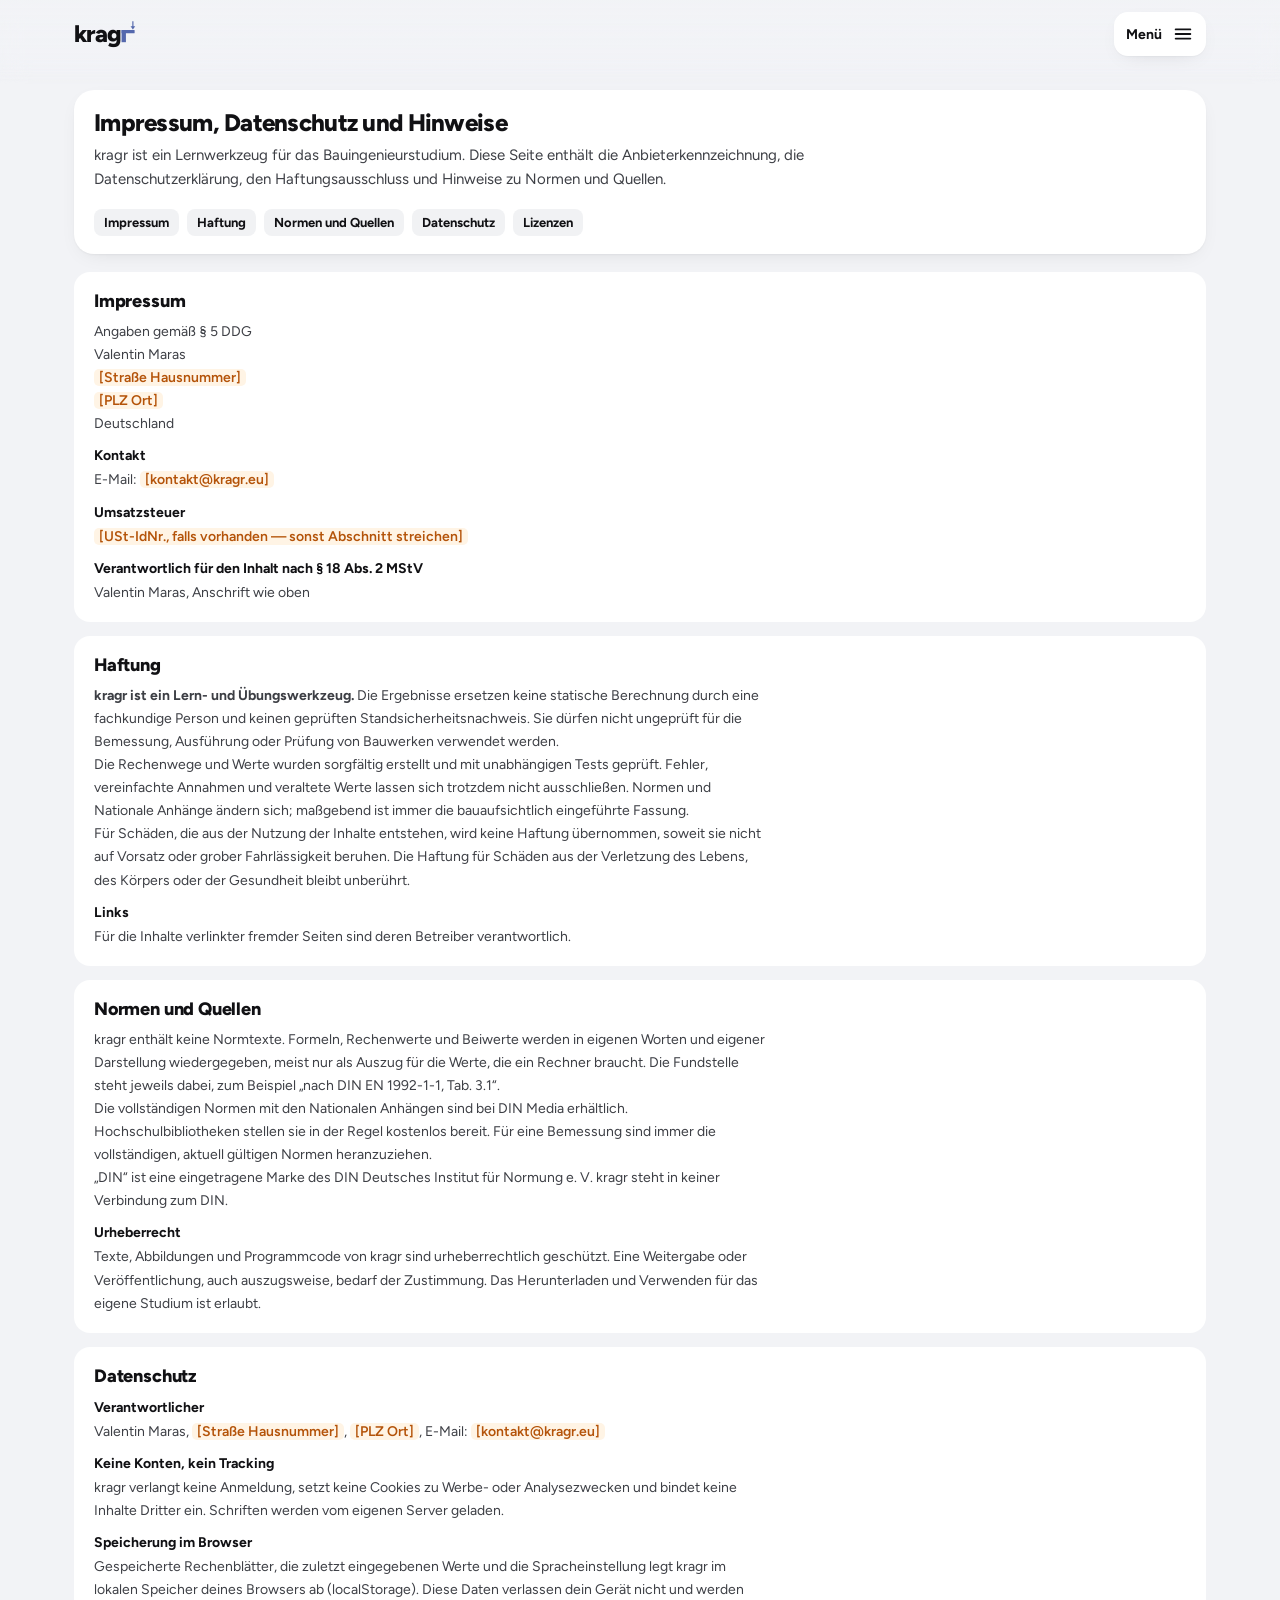
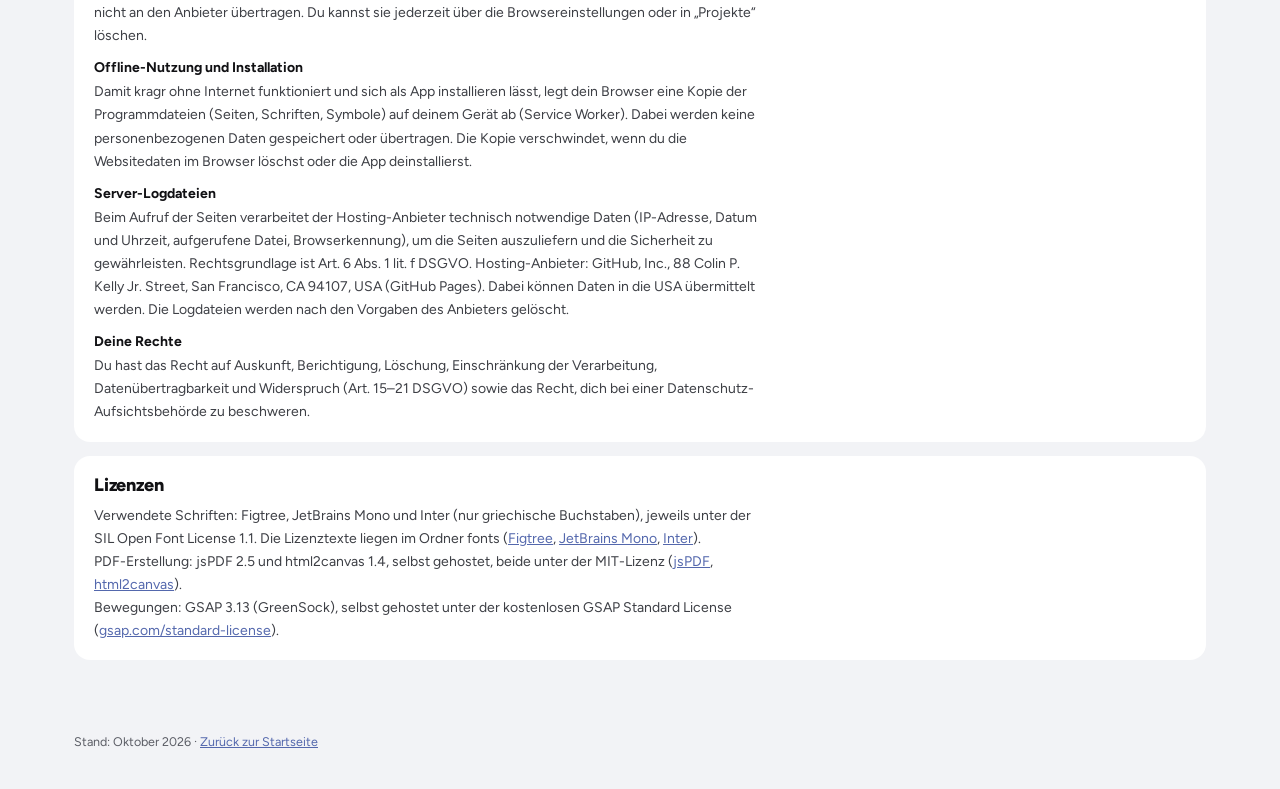
<file: rechtliches.html>
<!DOCTYPE html>
<!-- kragr·rechtliches v0.1.23 -->
<html lang="de">
<head>
<meta charset="UTF-8" />
<script data-theme>
// Erscheinungsbild (Oktober 2026): automatisch (System), hell, dunkel — localStorage „muly-theme“.
// Dunkel = ganze Seite invertiert und Farbton zurückgedreht; Bilder und Druckvorschau bleiben wie sie sind.
(function(){
  var L={de:['Erscheinungsbild: automatisch','Erscheinungsbild: hell','Erscheinungsbild: dunkel'],en:['Appearance: automatic','Appearance: light','Appearance: dark'],
         fr:['Apparence : automatique','Apparence : clair','Apparence : sombre'],es:['Apariencia: automática','Apariencia: claro','Apariencia: oscuro']};
  var mq=window.matchMedia ? matchMedia('(prefers-color-scheme: dark)') : null;
  function get(){ try{ return localStorage.getItem('muly-theme')||'auto'; }catch(e){ return 'auto'; } }
  function apply(){ var t=get(), d=t==='dark'||(t==='auto'&&mq&&mq.matches), h=document.documentElement; h.classList.toggle('dark',d); h.dataset.theme=t;
    var b=document.getElementById('theme-btn'); if(b) draw(b,t); }
  function lang(){ try{ return L[localStorage.getItem('statiq-lang')]||L.de; }catch(e){ return L.de; } }
  var ICON={auto:'<circle cx="10" cy="10" r="6.5" fill="none" stroke="currentColor" stroke-width="1.8"/><path d="M10 3.5a6.5 6.5 0 0 1 0 13z" fill="currentColor"/>',
    light:'<circle cx="10" cy="10" r="3.6" fill="none" stroke="currentColor" stroke-width="1.8"/><g stroke="currentColor" stroke-width="1.8" stroke-linecap="round"><path d="M10 1.8v2M10 16.2v2M1.8 10h2M16.2 10h2M4.2 4.2l1.4 1.4M14.4 14.4l1.4 1.4M4.2 15.8l1.4-1.4M14.4 5.6l1.4-1.4"/></g>',
    dark:'<path d="M15.5 12.6A6.5 6.5 0 0 1 7.4 4.5a6.5 6.5 0 1 0 8.1 8.1z" fill="currentColor"/>'};
  function draw(b,t){ var i={auto:0,light:1,dark:2}[t]||0; b.innerHTML='<svg viewBox="0 0 20 20" width="18" height="18" aria-hidden="true">'+ICON[t]+'</svg>'; b.title=lang()[i]; b.setAttribute('aria-label',lang()[i]); }
  window.mulyTheme=function(){ var n={auto:'dark',dark:'light',light:'auto'}[get()]||'auto'; try{ localStorage.setItem('muly-theme',n); }catch(e){} apply(); };
  window.mulyThemeButton=function(anchor, where){ if(!anchor||document.getElementById('theme-btn')) return; var b=document.createElement('button'); b.type='button'; b.id='theme-btn'; b.className='theme-btn'; b.onclick=window.mulyTheme;
    where==='before' ? anchor.parentNode.insertBefore(b,anchor) : anchor.parentNode.insertBefore(b,anchor.nextSibling); draw(b,get()); };
  if(mq&&mq.addEventListener) mq.addEventListener('change',apply);
  apply();
})();
</script>
<style data-theme>
  html.dark { filter: invert(.92) hue-rotate(180deg); background:#fff; }
  html.dark img, html.dark video, html.dark .no-invert { filter: invert(1) hue-rotate(180deg); }
  .theme-btn { display:inline-flex; align-items:center; justify-content:center; width:30px; height:30px; padding:0; border:none; border-radius:8px; background:transparent; color:inherit; opacity:.7; cursor:pointer; vertical-align:middle; }
  .theme-btn:hover { opacity:1; background:rgba(0,0,0,.06); }
  @media print { html.dark, html.dark img, html.dark .no-invert { filter:none !important; } .theme-btn { display:none !important; } }
</style>
<style data-glass>
  /* Glasleiste (Oktober 2026): Kopfzeile durchscheinend, Inhalt darunter weichgezeichnet, unterer Rand läuft weich aus. */
  .glass { background:transparent !important; -webkit-backdrop-filter:none !important; backdrop-filter:none !important; border-bottom-color:transparent !important; isolation:isolate; }
  .glass::before { content:''; position:absolute; left:0; right:0; top:0; bottom:-16px; z-index:-1; pointer-events:none;
    background:linear-gradient(to bottom, rgba(255,255,255,.82) 0%, rgba(255,255,255,.6) 70%, rgba(255,255,255,0) 100%);
    -webkit-backdrop-filter:blur(14px) saturate(160%); backdrop-filter:blur(14px) saturate(160%);
    -webkit-mask-image:linear-gradient(to bottom,#000 0%,#000 68%,transparent 100%); mask-image:linear-gradient(to bottom,#000 0%,#000 68%,transparent 100%); }
  .glass.glass-flat::before { bottom:0; -webkit-mask-image:none; mask-image:none; background:rgba(255,255,255,.72); }
  @media print { .glass::before { display:none; } }
  .app-header.glass { position:sticky; top:0; z-index:50; max-width:none; padding-left:max(24px, calc(50% - 426px)); padding-right:max(24px, calc(50% - 426px)); }
</style>
<script data-sub>
// Indizes wie im Lehrbuch (Oktober 2026): „f_yd“ im angezeigten Text wird zu f<sub>yd</sub> (kleiner, tiefgestellt, ohne Unterstrich).
// Wirkt auf alles, was die Seite anzeigt (auch nachträglich erzeugte Inhalte); nicht in Eingabefeldern, Auswahllisten, Skizzen (SVG) und Code.
(function(){
  var RX=/(^|[^\w\/\\.@#\-])([A-Za-zα-ωΑ-ΩΣΔ]{1,3}′?)_\{?([A-Za-z0-9α-ωΑ-Ω]+(?:[,;][A-Za-z0-9α-ωΑ-Ω]+)*)\}?/g, SKIP='script,style,textarea,input,select,option,svg,code,pre,[contenteditable],.no-sub';
  function fix(root){
    if(!root || root.nodeType===3 && !root.parentElement) return;
    var list=[];
    if(root.nodeType===3){ list=[root]; }
    else if(root.nodeType===1){ if(!(root.closest && root.closest(SKIP))){ var w=document.createTreeWalker(root,4); while(w.nextNode()) list.push(w.currentNode); } }
    if(root.nodeType===1) [root].concat([].slice.call(root.querySelectorAll('[title*="_"],[aria-label*="_"],[placeholder*="_"],option'))).forEach(function(e){   // Auswahllisten und Hinweise: ohne Tiefstellung, Index direkt angehängt (s_d → sd)
      if(!e.getAttribute) return; ['title','aria-label','placeholder'].forEach(function(a){ var v=e.getAttribute(a); if(v && v.indexOf('_')>=0) e.setAttribute(a, v.replace(RX,'$1$2$3')); });
      if(e.nodeName==='OPTION' && e.textContent.indexOf('_')>=0 && !e.children.length) e.textContent=e.textContent.replace(RX,'$1$2$3'); });
    list.forEach(function(n){ var v=n.nodeValue; if(!v || v.indexOf('_')<0) return; var p=n.parentElement; if(!p || p.closest(SKIP)) return;
      RX.lastIndex=0; if(!RX.test(v)) return; RX.lastIndex=0;
      var f=document.createElement('span'), last=0, m;   // eine Klammer um alles: in Flex-/Grid-Zeilen bleibt es ein Element
      while((m=RX.exec(v))){ var s=m.index+m[1].length; f.appendChild(document.createTextNode(v.slice(last,s)+m[2])); var sb=document.createElement('sub'); sb.textContent=m[3]; f.appendChild(sb); last=m.index+m[0].length; }
      f.appendChild(document.createTextNode(v.slice(last))); n.parentNode.replaceChild(f,n); });
  }
  window.mulySubFix=fix;
  function start(){ fix(document.body); new MutationObserver(function(ms){ ms.forEach(function(m){ if(m.type==='characterData') fix(m.target); else m.addedNodes.forEach(fix); }); })
    .observe(document.body,{childList:true,subtree:true,characterData:true}); }
  if(document.readyState==='loading') document.addEventListener('DOMContentLoaded',start); else start();
})();
</script>
<meta name="viewport" content="width=device-width, initial-scale=1.0" />
<title>kragr — Impressum, Datenschutz, Hinweise</title>
<link href="fonts/fonts.css" rel="stylesheet" />
<link rel="manifest" href="manifest.json" />
<meta name="theme-color" content="#ffffff" media="(prefers-color-scheme: light)" />
<meta name="theme-color" content="#141414" media="(prefers-color-scheme: dark)" />
<link rel="icon" type="image/png" sizes="32x32" href="icons/favicon-32.png" />
<link rel="apple-touch-icon" href="icons/apple-touch-icon.png" />
<meta name="apple-mobile-web-app-capable" content="yes" />
<meta name="mobile-web-app-capable" content="yes" />
<meta name="apple-mobile-web-app-title" content="kragr" />
<meta name="apple-mobile-web-app-status-bar-style" content="default" />
<style>
  *, *::before, *::after { box-sizing: border-box; margin: 0; padding: 0; }
  :root { --text:#111114; --text2:#3d3f45; --text3:#5c5e66; --line:#ececec; --card:#f6f6f7; --accent:#5468ad; --warn:#b45309; --warn-bg:#fff4e5; }
  body { font-family:Figtree, system-ui, -apple-system, 'Segoe UI', sans-serif; background:#fff; color:var(--text); -webkit-font-smoothing:antialiased; }
  a { color:var(--accent); }
  .app-header { display:flex; align-items:center; justify-content:space-between; height:60px; padding:0 24px; max-width:900px; margin:0 auto; }
  .logo { font-size:20px; font-weight:800; letter-spacing:-0.6px; text-decoration:none; color:var(--text); }
  .logo span { color:var(--accent); }
  .lang-sel { font:inherit; font-size:13px; font-weight:700; border:none; background:#f1f2f4; border-radius:8px; padding:5px 8px; }
  .wrap { max-width:900px; margin:0 auto; padding:8px 24px 60px; }
  h1 { font-size:clamp(26px,4.4vw,36px); font-weight:800; letter-spacing:-0.03em; margin:10px 0 6px; }
  .lead { color:var(--text2); font-size:15px; line-height:1.6; margin-bottom:18px; max-width:720px; }
  nav.toc { display:flex; gap:8px; flex-wrap:wrap; margin-bottom:20px; }
  nav.toc a { font-size:13px; font-weight:700; text-decoration:none; background:#f1f2f4; color:var(--text); border-radius:8px; padding:6px 10px; }
  section { background:var(--card); border-radius:16px; padding:18px 20px; margin-bottom:14px; }
  h2 { font-size:18px; font-weight:800; letter-spacing:-0.01em; margin-bottom:8px; }
  h3 { font-size:14px; font-weight:700; margin:12px 0 4px; }
  p, li { font-size:14px; line-height:1.65; color:var(--text2); }
  ul { padding-left:20px; margin:4px 0; }
  .ph { background:var(--warn-bg); color:var(--warn); border-radius:5px; padding:0 5px; font-weight:600; }
  .note { font-size:12.5px; color:var(--text3); margin-top:8px; }
  footer { max-width:900px; margin:0 auto; padding:0 24px 40px; font-size:12.5px; color:var(--text3); }
  @media (max-width:720px){ .app-header,.wrap,footer { padding-left:16px; padding-right:16px; } section { padding:16px; } }
</style>
<style>/* Marke kragr: das r ist ein Kragarm mit Last */ .logo-r{display:inline-block;width:1.281ex;height:1.934ex;vertical-align:baseline;margin:-.3em 0 0 -.01em;overflow:visible} /* Höhe in ex: Kragarm endet auf der Oberkante des g (x-Höhe + Überhang), auch bei Ersatzschrift */ .logo,.footer-logo,.headline{white-space:nowrap}</style>
<style data-frame>
  /* Einheitlicher Rahmen (calc v0.9.4 · size v0.6.3 · ref v0.3.43 · projekt v0.1.13 · rechtliches v0.1.12): gleiche Kopfzeile und gleiche
     Inhaltsbreite auf allen App-Seiten. Logo und Inhalt beginnen an derselben Kante: Rahmen 1180 px, Rand 24 px (Handy 16 px). */
  :root { --k-frame:1180px; --k-gut:24px; }
  @media (max-width:560px) { :root { --k-gut:16px; } }
  .app-header.k-hdr { display:flex; align-items:center; justify-content:flex-start; gap:6px; box-sizing:border-box; min-height:68px; height:auto; max-width:none; margin:0;
    padding:12px max(var(--k-gut), calc((100% - var(--k-frame)) / 2 + var(--k-gut))) !important; }
  .k-frame { box-sizing:border-box; width:100%; max-width:var(--k-frame) !important; margin-left:auto !important; margin-right:auto !important;
    padding-left:var(--k-gut) !important; padding-right:var(--k-gut) !important; }
  .k-hdr .logo { flex:none; font-size:24px; font-weight:800; letter-spacing:-0.04em; line-height:1; color:#111114; text-decoration:none; }
  .k-hdr .header-links { display:flex; align-items:center; gap:0; margin-left:auto; font-family:inherit; font-size:15px; font-weight:500; white-space:nowrap; }
  .k-hdr .header-links > a, .k-hdr .header-links > .module-name { display:flex; align-items:center; min-height:44px; padding:0 8px; text-decoration:none; }
  .k-hdr .header-links > a { color:#5c5e66; } .k-hdr .header-links > a:hover { color:#111114; }
  .k-hdr .header-links > .module-name { color:#111114; font-weight:800; }
  .k-hdr .hdr-tools { flex:none; display:flex; align-items:center; gap:2px; margin-left:6px; }
  .k-hdr .hdr-tools .version { display:none; }
  .k-hdr .proj-btn { position:relative; display:inline-flex; align-items:center; gap:8px; height:40px; min-width:40px; padding:0 13px 0 11px; border:none; border-radius:10px;
    background:#f1f2f4; font-family:inherit; font-size:14px; font-weight:700; line-height:1; color:#111114; cursor:pointer; white-space:nowrap; text-decoration:none; box-sizing:border-box; }
  .k-hdr a.proj-btn:hover { background:#e6e7ea; }
  .k-hdr .proj-btn.cur { background:#111114; color:#fff; }
  .k-hdr .proj-btn svg { flex:none; width:18px; height:18px; }
  .k-hdr .theme-btn { width:36px; height:44px; border-radius:10px; opacity:1; color:#111114; }
  .k-hdr .theme-btn svg { width:20px; height:20px; }
  .k-hdr .lang-sel { -webkit-appearance:none; appearance:none; height:40px; border-radius:10px; border:none; background-color:#f1f2f4; font-family:inherit; font-size:13px; font-weight:700; padding:0 24px 0 10px; color:#111114; cursor:pointer;
    background-image:linear-gradient(45deg, transparent 50%, #5c5e66 50%), linear-gradient(135deg, #5c5e66 50%, transparent 50%); background-position:calc(100% - 11px) 52%, calc(100% - 7px) 52%; background-size:4px 4px; background-repeat:no-repeat; }
  .k-hdr .lang-sel:hover { background-color:#e6e7ea; }
  @media (max-width:999px) { .k-hdr .proj-btn { width:40px; padding:0; justify-content:center; } .k-hdr .proj-btn .pb-tx { display:none; } }
  @media (max-width:560px) {
    .app-header.k-hdr { min-height:58px; padding-top:7px !important; padding-bottom:7px !important; gap:4px; }
    .k-hdr .header-links > a, .k-hdr .header-links > .module-name { padding:0 7px; }
    .k-hdr .hdr-tools { margin-left:2px; }
  }
  @media (max-width:370px) { .k-hdr .header-links > a, .k-hdr .header-links > .module-name { padding:0 5px; } .k-hdr .theme-btn { width:30px; } .k-hdr .logo { font-size:22px; } }
  /* Modulnamen ausgeschrieben (Schnittkräfte · Bemessung · Wissen): am Handy eigene Zeile unter Logo und Werkzeugen, drei gleich breite Reiter */
  @media (max-width:760px) {
    .app-header.k-hdr { flex-wrap:wrap; row-gap:0; padding-bottom:0 !important; }
    .k-hdr .hdr-tools { margin-left:auto; }
    .k-hdr .header-links { order:3; flex:1 1 100%; margin:4px calc(-1 * var(--k-gut)) 0; padding:0 calc(var(--k-gut) - 4px); border-top:1px solid #ececef; }
    .k-hdr .header-links > a, .k-hdr .header-links > .module-name { flex:1 1 auto; min-width:0; justify-content:center; min-height:42px; padding:0 4px !important; font-size:14px; white-space:nowrap; }
    .k-hdr .header-links > .module-name { box-shadow:inset 0 -2.5px 0 #111114; }
  }
  @media print { .k-hdr .hdr-tools { display:none !important; } }
</style>
<script data-mod>
// Modulnamen (seit 26.10.2026; „Rechenblätter“ statt „Projekte“ seit 27.10.2026): sichtbar „Schnittkräfte · Bemessung · Wissen · Rechenblätter“ statt calc · size · ref · Projekte.
// Dateinamen (calc.html …) und gespeicherte Daten bleiben. kmod('calc') liefert den Namen in der Sprache der Seite; Elemente mit
// data-mod="calc|size|ref|proj" bekommen ihn als Text.
(function(){
  var K={ de:{calc:'Schnittkräfte', size:'Bemessung', ref:'Wissen', proj:'Rechenblätter'}, en:{calc:'Internal forces', size:'Design', ref:'Reference', proj:'Calculation sheets'},
          fr:{calc:'Efforts', size:'Dimensionnement', ref:'Référence', proj:'Notes de calcul'}, es:{calc:'Esfuerzos', size:'Dimensionado', ref:'Referencia', proj:'Memorias de cálculo'} };
  function lang(){ try{ if(typeof calcLang!=='undefined' && calcLang) return calcLang; }catch(e){} try{ if(typeof LANG!=='undefined' && LANG) return LANG; }catch(e){}
    try{ return localStorage.getItem('statiq-lang') || 'de'; }catch(e){ return 'de'; } }
  window.KMOD=K; window.kmodLang=lang;
  window.kmod=function(m, L){ var d=K[L||lang()]||K.de; return d[m] || m; };
  window.kmodApply=function(){ if(typeof document==='undefined') return; document.querySelectorAll('[data-mod]').forEach(function(e){ var v=window.kmod(e.getAttribute('data-mod')); if(e.textContent!==v) e.textContent=v; });
    var pg=document.documentElement.getAttribute('data-kpage'); if(pg) document.title=window.kmod(pg)+' — kragr'; };
  if(typeof document!=='undefined' && document.addEventListener) document.addEventListener('DOMContentLoaded', window.kmodApply);
})();
</script>
<style>#content p, #content li { max-width:75ch; }   /* Lesbarkeit im breiten Rahmen */</style>
<style data-k5>
  /* kragr-Design 5 (Oktober 2026): ein Aufbau für alle Seiten. Identisch in calc, size, ref, projekt und rechtliches.
     Weich und plastisch: hellgrauer Seitengrund, weiße Karten mit sanftem Schatten, Glas-Kopfzeile mit Burgermenü,
     ruhige Bewegung (Aufklappen, Einblenden, Balken, Diagramme). Bei „Bewegung reduzieren“ ist alles aus. */
  :root { --k5-bg:#f2f3f6; --k5-card:#ffffff; --k5-sub:#f5f6f8; --k5-sub-h:#eceef2; --k5-r:20px; --k5-r2:14px;
    --k5-sh:0 1px 2px rgba(17,17,20,.04), 0 6px 22px -10px rgba(17,17,20,.13);
    --k5-sh-h:0 2px 4px rgba(17,17,20,.05), 0 14px 34px -14px rgba(17,17,20,.2);
    --k5-ease:cubic-bezier(.22,.8,.24,1); --k5-spring:cubic-bezier(.34,1.4,.5,1);
    --k-card:var(--k5-card); --card:var(--k5-card); }
  html { background:var(--k5-bg); }
  body { background:var(--k5-bg) !important; }
  html.dark { background:#fff; }
  html.dark body { background:#fff !important; }
  html.dark { --k5-card:#eef0f3; --k5-sub:#e3e5ea; --k5-sub-h:#d9dce2;
    --k5-sh:0 0 0 1px rgba(255,255,255,.5), 0 8px 26px -12px rgba(255,255,255,.9); --k5-sh-h:0 0 0 1px rgba(255,255,255,.6), 0 14px 34px -14px rgba(255,255,255,1); }

  /* ── Kopfzeile: nur Logo und ☰ ─────────────────────────────── */
  .glass::before { background:linear-gradient(to bottom, rgba(242,243,246,.86) 0%, rgba(242,243,246,.66) 70%, rgba(242,243,246,0) 100%) !important; }
  html.dark .glass::before { background:linear-gradient(to bottom, rgba(255,255,255,.86) 0%, rgba(255,255,255,.66) 70%, rgba(255,255,255,0) 100%) !important; }
  .k-hdr .header-links, .k-hdr .hdr-tools { display:none !important; }
  .k5-burger { position:relative; margin-left:auto; flex:none; display:inline-flex; align-items:center; justify-content:center; gap:10px; height:44px; min-width:44px; padding:0 12px;
    border:none; border-radius:14px; background:var(--k5-card); box-shadow:var(--k5-sh); color:#111114; font:inherit; font-size:14px; font-weight:700; cursor:pointer;
    transition:transform .25s var(--k5-spring), box-shadow .25s; -webkit-tap-highlight-color:transparent; }
  .k5-burger:hover { box-shadow:var(--k5-sh-h); }
  .k5-burger:active { transform:scale(.94); }
  .k5-burger .k5-cur { font-size:14px; font-weight:700; color:#111114; }
  .k5-burger .k5-cur b { color:#111114; font-weight:700; }
  .k5-burger svg { width:22px; height:22px; flex:none; }
  .k5-burger svg line { transition:transform .35s var(--k5-ease), opacity .2s; transform-origin:12px 12px; }
  .k5-burger[aria-expanded="true"] svg .l1 { transform:translateY(5px) rotate(45deg); }
  .k5-burger[aria-expanded="true"] svg .l2 { opacity:0; transform:scaleX(.2); }
  .k5-burger[aria-expanded="true"] svg .l3 { transform:translateY(-5px) rotate(-45deg); }
  .k5-burger .k5-dot { position:absolute; top:8px; right:8px; width:9px; height:9px; border-radius:50%; background:#f59e0b; box-shadow:0 0 0 2px var(--k5-card); display:none; }
  .k5-burger.k5-unsaved .k5-dot { display:block; }
  @media (max-width:560px) { .k5-burger .k5-cur { display:none; } .k5-burger { padding:0; width:44px; } }

  .k5-scrim { position:fixed; inset:0; z-index:190; background:rgba(17,17,20,.28); opacity:0; pointer-events:none; transition:opacity .3s var(--k5-ease);
    -webkit-backdrop-filter:blur(2px); backdrop-filter:blur(2px); }
  .k5-scrim.open { opacity:1; pointer-events:auto; }
  .k5-menu { position:fixed; z-index:200; top:10px; right:10px; bottom:10px; width:min(360px, calc(100vw - 20px)); box-sizing:border-box; display:flex; flex-direction:column;
    border-radius:24px; background:rgba(255,255,255,.9); -webkit-backdrop-filter:blur(22px) saturate(170%); backdrop-filter:blur(22px) saturate(170%);
    box-shadow:0 24px 60px -18px rgba(17,17,20,.35), 0 0 0 1px rgba(17,17,20,.05); padding:14px 14px 12px; overflow-y:auto; overscroll-behavior:contain;
    transform:translateX(calc(100% + 24px)); visibility:hidden; transition:transform .42s var(--k5-ease), visibility 0s linear .42s; font-family:Figtree, system-ui, sans-serif; color:#111114; }
  .k5-menu.open { transform:none; visibility:visible; transition:transform .42s var(--k5-ease), visibility 0s; }
  html.dark .k5-menu { background:rgba(240,241,244,.94); }
  .k5-menu > * { flex-shrink:0; opacity:0; transform:translateX(18px); transition:opacity .3s, transform .4s var(--k5-ease); }   /* flex-shrink:0: bei wenig Höhe (Handy quer) scrollt das Menü, statt Zeilen übereinander zu schieben (13.11.2026) */
  .k5-menu.open > * { opacity:1; transform:none; transition-delay:calc(var(--i,0) * 35ms + 80ms); }
  .k5-mhead { display:flex; align-items:center; justify-content:space-between; padding:2px 4px 10px 8px; }
  .k5-mhead .k5-mlogo { font-size:20px; font-weight:800; letter-spacing:-.04em; text-decoration:none; color:#111114; }
  .k5-mhead .k5-mlogo svg { height:1em; width:auto; vertical-align:-.1em; margin-left:-.04em; }
  .k5-x { width:40px; height:40px; border:none; border-radius:12px; background:#f1f2f4; color:#111114; font-size:20px; line-height:1; cursor:pointer; display:inline-flex; align-items:center; justify-content:center; transition:transform .25s var(--k5-spring), background .15s; }
  .k5-x:hover { background:#e6e7ea; } .k5-x:active { transform:scale(.9); }
  .k5-mlabel { padding:14px 10px 6px; font-size:11px; font-weight:700; letter-spacing:.08em; text-transform:uppercase; color:#5c5e66; }
  .k5-mod { display:flex; align-items:center; gap:12px; padding:11px 12px; border-radius:16px; text-decoration:none; color:#111114; transition:background .15s, transform .2s var(--k5-spring); }
  .k5-mod:hover { background:rgba(17,17,20,.05); } .k5-mod:active { transform:scale(.98); }
  .k5-mod .k5-ic { flex:none; width:40px; height:40px; border-radius:12px; display:flex; align-items:center; justify-content:center; background:#f1f2f4; color:#111114;
    font-family:'JetBrains Mono', ui-monospace, monospace; font-size:12px; font-weight:700; }
  .k5-mod .k5-mt { display:flex; flex-direction:column; min-width:0; }
  .k5-mod .k5-mt b { font-size:15.5px; font-weight:800; letter-spacing:-.01em; }
  .k5-mod .k5-mt span { font-size:12.5px; color:#5c5e66; }
  .k5-mod[aria-current="page"] { background:#111114; color:#fff; }
  .k5-mod[aria-current="page"] .k5-ic { background:#5468ad; color:#fff; }
  .k5-mod[aria-current="page"] .k5-mt span { color:rgba(255,255,255,.7); }
  .k5-mod .k5-badge { margin-left:auto; width:9px; height:9px; border-radius:50%; background:#f59e0b; display:none; }
  .k5-row { display:flex; align-items:center; justify-content:space-between; gap:12px; min-height:52px; padding:6px 8px 6px 12px; border-radius:16px; }
  .k5-row .k5-rt { display:flex; flex-direction:column; font-size:14.5px; font-weight:700; }
  .k5-row .k5-rt span { font-size:12px; font-weight:400; color:#5c5e66; }
  .k5-sw { position:relative; flex:none; width:50px; height:30px; border:none; border-radius:999px; background:#d5d7dc; cursor:pointer; padding:0; transition:background .25s; }
  .k5-sw::after { content:''; position:absolute; top:3px; left:3px; width:24px; height:24px; border-radius:50%; background:#fff; box-shadow:0 1px 3px rgba(0,0,0,.25); transition:transform .32s var(--k5-spring); }
  .k5-sw[aria-checked="true"] { background:#5468ad; } .k5-sw[aria-checked="true"]::after { transform:translateX(20px); }
  .k5-segm { position:relative; display:grid; grid-auto-flow:column; grid-auto-columns:1fr; gap:2px; padding:3px; border-radius:13px; background:#f1f2f4; min-width:0; }
  .k5-segm button { position:relative; z-index:1; border:none; background:transparent; height:34px; padding:0 8px; border-radius:10px; font:inherit; font-size:13px; font-weight:700; color:#5c5e66; cursor:pointer; transition:color .2s; }
  .k5-segm button[aria-pressed="true"] { color:#111114; }
  .k5-segm .k5-pill { position:absolute; z-index:0; top:3px; bottom:3px; left:0; border-radius:10px; background:#fff; box-shadow:0 1px 3px rgba(17,17,20,.12); transition:transform .38s var(--k5-ease), width .38s var(--k5-ease); }
  .k5-row.k5-col { flex-direction:column; align-items:stretch; gap:8px; padding-top:10px; padding-bottom:10px; }
  .k5-mfoot { margin-top:auto; padding:16px 10px 4px; display:flex; justify-content:space-between; gap:10px; flex-wrap:wrap; font-size:12px; color:#5c5e66; }
  .k5-mfoot a { color:#5c5e66; } .k5-mfoot .k5-ver { font-family:'JetBrains Mono', ui-monospace, monospace; }
  /* Menü als Baum (18.11.2026, Vorschlag C): Module; das aktuelle Modul aufgeklappt bis zum Thema; Einstellungen als Unterseite */
  .k5-pm, .k5-ps { display:flex; flex-direction:column; gap:2px; flex:1 0 auto; }
  .k5-menu:not(.k5-sub) .k5-ps, .k5-menu.k5-sub .k5-pm { display:none; }
  .k5-mod { width:100%; box-sizing:border-box; border:0; background:transparent; font:inherit; text-align:left; cursor:pointer; padding:9px 12px; }
  .k5-mod .k5-ic { width:36px; height:36px; border-radius:11px; }
  .k5-mod .k5-mch { margin-left:auto; flex:none; color:#6b6d75; font-size:15px; transition:transform .2s; }
  .k5-mod[aria-current="page"] .k5-mch { color:rgba(255,255,255,.75); }
  .k5-mod[aria-expanded="false"] .k5-mch { transform:rotate(-90deg); }
  .k5-cg + .k5-cg { margin-top:1px; }
  .k5-cgh { display:flex; align-items:center; gap:10px; width:100%; padding:10px 12px; border:0; border-radius:12px; background:transparent; font:inherit; font-size:14.5px; font-weight:700; color:#111114; cursor:pointer; text-align:left; }
  .k5-cgh:hover { background:rgba(17,17,20,.04); }
  .k5-cgh .k5-mch { margin-left:auto; color:#6b6d75; font-size:12px; transition:transform .2s; } .k5-cgh[aria-expanded="false"] .k5-mch { transform:rotate(-90deg); }
  .k5-cgb { display:flex; flex-direction:column; gap:1px; padding:0 0 6px; } .k5-cgb[hidden] { display:none; }
  .k5-ci { padding:8px 12px 8px 22px; border-radius:9px; font-size:14px; color:#3d3f45; text-decoration:none; } .k5-ci:hover { background:#fff; color:#111114; }
  .k5-tree { margin:4px 0 8px 29px; padding-left:10px; border-left:2px solid #dfe1e6; }
  .k5-tree[hidden] { display:none; }
  .k5-tree .pick-menu { display:block !important; position:static !important; inset:auto !important; max-height:none !important; overflow:visible !important; padding:0 !important; margin:0 !important; width:auto !important;
    background:transparent !important; box-shadow:none !important; border-radius:0 !important; animation:none !important; transform:none !important; }
  .k5-tree .pick-group.open { background:transparent; }
  .k5-tree .pick-item.active { background:#111114 !important; color:#fff !important; box-shadow:none !important; }
  .k5-setbtn, .k5-back { display:flex; align-items:center; gap:10px; width:100%; min-height:48px; padding:0 14px; border:0; border-radius:14px; background:#fff; font:inherit; font-size:14.5px; font-weight:700; color:#111114; cursor:pointer; text-align:left; }
  .k5-setbtn { margin-top:10px; } .k5-setbtn .k5-mch { margin-left:auto; color:#6b6d75; font-size:15px; }
  .k5-back { background:transparent; margin:0 0 6px; padding:0 8px; font-size:16px; font-weight:800; } .k5-back .k5-mch { font-size:20px; color:#5c5e66; }
  /* Seite: die Auswahl wird eine schlichte Pfadzeile (Modul › Bereich › Thema); Tipp öffnet das Menü */
  html.k5-pm-on .pick-btn { background:transparent !important; box-shadow:none !important; padding:4px 8px 8px !important; border-radius:12px !important; }
  html.k5-pm-on .pick-btn:hover { background:rgba(17,17,20,.04) !important; }
  html.k5-pm-on .pick-txt { display:flex !important; flex-direction:row !important; flex-wrap:wrap; align-items:baseline; column-gap:6px; min-width:0; }
  html.k5-pm-on .pick-txt::before { content:var(--k5-modname, "") " \203A"; font-size:13px; font-weight:600; color:#6b6d75; }
  html.k5-pm-on .pick.k5-same .pick-txt::before { content:none; }
  html.k5-pm-on .pick-g { font-size:13px !important; font-weight:600 !important; color:#6b6d75 !important; }
  html.k5-pm-on .pick-g:not(:empty)::after { content:" \203A"; }
  html.k5-pm-on .pick-t { font-size:20px !important; }
  html.k5-pm-on .pick-chev { display:none !important; }
  html.k5-pm-on .pick.open .pick-menu { display:none !important; }
  /* Rechner: Pfad in der Kopfzeile (Entwurf P1), auf der Seite entfällt die Pfadzeile — beide Spalten oben bündig */
  .k5-hcrumb { display:none; }
  @media (min-width:1000px) {
    html.k5-pm-on .k5-hcrumb { display:flex; align-items:baseline; gap:6px; min-width:0; max-width:56%; margin-left:14px; padding:6px 10px 6px 18px; border:0; border-radius:12px; background:transparent;
      font:inherit; font-size:14px; font-weight:600; color:#6b6d75; cursor:pointer; white-space:nowrap; overflow:hidden; text-overflow:ellipsis; position:relative; }
    html.k5-pm-on .k5-hcrumb::before { content:''; position:absolute; left:0; top:50%; width:1px; height:26px; margin-top:-13px; background:#d5d7dc; }
    html.k5-pm-on .k5-hcrumb:hover { background:rgba(17,17,20,.04); }
    html.k5-pm-on .k5-hcrumb b { font-size:18px; font-weight:800; color:#111114; overflow:hidden; text-overflow:ellipsis; }
    html.k5-pm-on .k5-hcrumb[hidden] { display:none; }
    html.k5-pm-on .pick { display:none !important; }
  }
  body.k5-lock { overflow:hidden; }
  /* Zahlenfelder ohne die kleinen Pfeile des Browsers — dafür gibt es − und + daneben; schnelles Tippen auf Knöpfe ohne Doppeltipp-Zoom (18.11.2026) */
  input[type=number] { -moz-appearance:textfield; appearance:textfield; }
  input[type=number]::-webkit-inner-spin-button, input[type=number]::-webkit-outer-spin-button { -webkit-appearance:none; appearance:none; margin:0; }
  button, .k-sb, [role="button"] { touch-action:manipulation; }

  /* Startseite: gleiche Kopfzeile (☰), Modulkarten weiß */
  header.k5-idx > .lang-switcher, header.k5-idx > .theme-btn { display:none !important; }
  header.k5-idx { justify-content:flex-end !important; }
  .module-card { background:var(--k5-card) !important; box-shadow:var(--k5-sh); transition:box-shadow .3s, transform .3s var(--k5-spring) !important; }
  .module-card:hover { box-shadow:var(--k5-sh-h); transform:translateY(-2px); }
  .module-card:active { transform:scale(.985) !important; }
  @media (max-width:560px) { .module-card { margin-left:-8px !important; margin-right:-8px !important; padding-left:12px !important; padding-right:12px !important; } }
  .install { background:var(--k5-card); border:none !important; box-shadow:var(--k5-sh); }
  .headline .logo-r { transition:transform .6s var(--k5-spring); }
  .headline .logo-r path, .headline .logo-r line { animation:k5-drop .9s var(--k5-spring) .35s both; }
  @keyframes k5-drop { from { transform:translateY(-14px); opacity:0; } to { transform:none; opacity:1; } }
  html.k5-still .headline .logo-r path, html.k5-still .headline .logo-r line { animation:none; }

  /* ── Karten: weiß, weicher Schatten, ein gemeinsames Maß ───── */
  .card, .pick-btn, .k5-card { background:var(--k5-card) !important; box-shadow:var(--k5-sh) !important; border:none !important; border-radius:var(--k5-r) !important; }
  .tile, .nav-list-item, .search-hit, .topic-pager a { background:var(--k5-card) !important; box-shadow:var(--k5-sh) !important; border:none !important; transition:box-shadow .25s, transform .22s var(--k5-spring) !important; }
  a.tile:hover, .nav-list-item:hover, .search-hit:hover, .topic-pager a:hover { box-shadow:var(--k5-sh-h) !important; transform:translateY(-1px) !important; }
  a.tile:active, .nav-list-item:active, .search-hit:active, .topic-pager a:active { transform:scale(.985) !important; }
  .pick-btn { transition:box-shadow .25s, transform .2s var(--k5-spring) !important; }
  .pick-btn:hover { box-shadow:var(--k5-sh-h) !important; } .pick-btn:active { transform:scale(.99); }
  .pick.open .pick-btn { box-shadow:var(--k5-sh-h) !important; }
  .pick-menu { border-radius:var(--k5-r) !important; box-shadow:0 24px 60px -18px rgba(17,17,20,.35), 0 0 0 1px rgba(17,17,20,.05) !important; transform-origin:top center; }
  .pick.open .pick-menu { animation:k5-pop .32s var(--k5-ease); }
  @keyframes k5-pop { from { opacity:0; transform:translateY(-6px) scale(.98); } to { opacity:1; transform:none; } }

  /* Kartenköpfe wie die Lastzeilen: Titel fett, Kurzfassung in Mono, Pfeil rechts */
  .k5-acc > .card-title, .k5-acc > .k5-head { cursor:pointer; user-select:none; -webkit-tap-highlight-color:transparent; }
  .k5-chev { flex:none; width:28px; height:28px; margin-left:auto; border-radius:50%; display:inline-flex; align-items:center; justify-content:center; color:#5c5e66; background:var(--k5-sub); transition:transform .38s var(--k5-ease), background .15s; }
  .k5-chev svg { width:14px; height:14px; }
  .k5-acc.k5-closed .k5-chev, .k5-acc.closed .k5-chev, .k5-acc.k-closed .k5-chev { transform:rotate(-90deg); }
  .k5-acc > .card-title:hover .k5-chev, .k5-acc > .k5-head:hover .k5-chev { background:var(--k5-sub-h); }
  .k5-sum { display:block; margin-top:6px; font-family:'JetBrains Mono', ui-monospace, monospace; font-size:12px; line-height:1.5; color:#5c5e66; white-space:nowrap; overflow:hidden; text-overflow:ellipsis; }
  .k5-acc:not(.k5-closed) > .k5-sum { display:none; }
  .k5-acc.k5-closed > .k5-body { display:none; }
  .k5-acc.k5-closed.k5-closing > .k5-body { display:block; }   /* beim Zuklappen sichtbar, bis die Höhe unten ist (calc v0.11.12) */
  .k5-acc.k5-closed > .card-title { margin-bottom:0 !important; }
  .k5-flash { animation:k5-flash 1.1s var(--k5-ease); }
  @keyframes k5-flash { 0% { box-shadow:0 0 0 3px rgba(84,104,173,.45), var(--k5-sh); } 100% { box-shadow:0 0 0 0 rgba(84,104,173,0), var(--k5-sh); } }


  /* ── Kopf jeder klappbaren Karte: Titel · Kurzfassung (Mono) · ▲/▼ — wie die Lasten-Karte in calc ── */
  .k5-acc > .k5-head, .col-in .card.fold > .card-title { display:flex !important; align-items:center; gap:10px; min-height:30px; flex-wrap:nowrap; }
  .k5-head > .card-title, .k5-head > .card-title-row { margin:0 !important; flex:none; }
  .k5-hsum { flex:1 1 auto; min-width:0; font-family:'JetBrains Mono', ui-monospace, monospace; font-size:12px; font-weight:400; letter-spacing:0; color:#5c5e66; white-space:nowrap; overflow:hidden; text-overflow:ellipsis; text-transform:none; }
  .k5-tri { flex:none; margin-left:auto; fill:#5c5e66; transition:transform .38s var(--k5-ease); }
  .k5-acc.k5-closed > .k5-head .k5-tri, .card.fold.closed > .card-title .k5-tri, .card.dfold.closed > .card-title .k5-tri { transform:rotate(180deg); }
  .col-in .card.fold > .card-title::after { display:none !important; }
  .col-in .card.fold > .fold-sum { display:none !important; }
  .col-in .card.fold.closed { padding-top:18px; padding-bottom:18px; }
  #details .card.dfold > .card-title > span:first-child::after { content:none !important; }
  #details .card.dfold > .card-title { display:flex; align-items:center; gap:10px; }
  #details .card.dfold > .card-title .k5-tri { margin-left:8px; }
  .k5-acc.k5-closed { padding-top:18px !important; padding-bottom:18px !important; }
  .k5-acc > .k5-body { padding-top:2px; }
  /* Unterabschnitte innerhalb einer Karte (Rahmen: Vorlage, Lager, Gelenke) */
  .card .k5-acc { padding:4px 0 0; border-top:1px solid #eceef2; margin-top:10px !important; }
  .card .k5-acc > .k5-head { min-height:44px; margin-bottom:0 !important; }
  .card .k5-acc > .k5-body { padding:2px 0 8px; }
  .card .k5-acc.k5-closed { padding:4px 0 0 !important; }

  /* Flächen innerhalb weißer Karten */
  .load-item, .k-row.load-item { background:var(--k5-sub) !important; }
  .load-item > .load-item-header, .load-item > .load-item-body { background:transparent !important; }
  .k-menu { box-shadow:0 18px 44px -14px rgba(17,17,20,.3), 0 0 0 1px rgba(17,17,20,.05) !important; }
  .results-grid .metric { background:var(--k5-card); border-radius:var(--k5-r2); box-shadow:var(--k5-sh); }
  .diagram-toggle-row { background:var(--k5-sub) !important; }

  /* ── Seitenkopf überall wie die Auswahl in calc/size: Karte mit kleiner Oberzeile und fettem Titel ── */
  #main .page-head { display:flex; flex-direction:column-reverse; gap:2px; background:var(--k5-card); box-shadow:var(--k5-sh); border-radius:var(--k5-r); padding:14px 18px; margin-bottom:14px; }
  #main .page-head .page-title { font-size:20px !important; font-weight:800; letter-spacing:-.02em; line-height:1.25; }
  #main .page-head .page-sub { font-size:12.5px !important; margin-top:0 !important; color:#5c5e66; line-height:1.4; }
  #main .menu-toggle { display:none !important; }
  /* ref v0.3.56: Tippen auf den Seitenkopf öffnet nichts mehr, die Auswahl sitzt darüber (#pick) */
  .wrap > .top { background:var(--k5-card); box-shadow:var(--k5-sh); border-radius:var(--k5-r); padding:16px 18px; margin:14px 0 18px !important; align-items:center !important; }
  .wrap > .top .pname { font-size:22px !important; }
  .k5-phead { margin:14px 0 18px; padding:18px 20px; }
  #list > .pos.k5-acc { background:var(--k5-card); box-shadow:var(--k5-sh); border:none; border-radius:var(--k5-r); }
  #list > .pos.k5-acc > .k5-head { display:grid !important; grid-template-columns:minmax(0,1fr) auto; column-gap:8px; row-gap:2px; align-items:center; }
  #list > .pos.k5-acc > .k5-head > .pos-h { grid-column:1; grid-row:1; min-width:0; margin:0; flex-wrap:nowrap; }
  #list > .pos.k5-acc > .k5-head > .k5-tri { grid-column:2; grid-row:1; margin:0 4px 0 0; }
  #list > .pos.k5-acc > .k5-head > .k5-hsum { grid-column:1 / -1; grid-row:2; padding-left:2px; }
  #list > .pos.k5-acc:not(.k5-closed) > .k5-head > .k5-hsum { display:none; }
  #list > .pos.k5-acc .pos-h .k-name-s { flex:1 1 80px !important; order:0 !important; min-width:0 !important; }
  #list > .pos.k5-acc .pos-h .pos-t { min-width:0 !important; text-overflow:ellipsis; }
  #list > .pos.k5-acc .pos-h .pos-nr { order:0 !important; }
  @media (max-width:560px) { .sec-t { flex-direction:column; align-items:flex-start !important; gap:2px; } #list > .pos.k5-acc .pos-h .k-pen { display:none; } #list > .pos.k5-acc .pos-h { gap:6px; } }
  .k5-phead > h1 { margin:0 0 6px !important; font-size:24px !important; }
  .k5-phead > :last-child { margin-bottom:0 !important; }
  .rw-card .rw-chev { display:none !important; }
  .rw-card > .rw-title { display:flex !important; align-items:center; gap:10px; cursor:pointer; }
  .rw-card.closed > .rw-title .k5-tri { transform:rotate(180deg); }
  .k5-head > .card-title, .col-in .card.fold > .card-title > span:first-child, .rw-title > span:first-child { white-space:nowrap; overflow:hidden; text-overflow:ellipsis; max-width:74%; }

  /* ── Bewegung ─────────────────────────────────────────────── */
  @keyframes k5-in { from { opacity:0; transform:translateY(16px) scale(.985); } to { opacity:1; transform:none; } }
  .k5-rv { animation:k5-in .62s var(--k5-ease) both; animation-delay:var(--k5-d, 0ms); }
  @keyframes k5-fade { from { opacity:0; transform:translateY(-4px); } to { opacity:1; transform:none; } }
  .k5-open-anim > :not(.card-title):not(.k5-head):not(.k5-sum) { animation:k5-fade .38s var(--k5-ease) both; }
  @keyframes k5-tick { 0% { opacity:.25; transform:translateY(5px); } 100% { opacity:1; transform:none; } }
  .k5-tick { animation:k5-tick .42s var(--k5-ease); }
  .k5-count { position:absolute; inset:0; pointer-events:none; color:inherit; font:inherit; letter-spacing:inherit; }
  .k5-counting { position:relative; color:transparent !important; }
  .k5-counting > .k5-count { color:#111114; }
  .k5-wipe { animation:k5-wipe .75s var(--k5-ease) both; }
  @keyframes k5-wipe { from { clip-path:inset(0 100% 0 0); } to { clip-path:inset(0 0 0 0); } }
  button, .btn, a.btn, .k-opt, .k-mode { transition:transform .22s var(--k5-spring), background-color .15s, box-shadow .2s, color .15s; }
  button:active:not(:disabled), .btn:active { transform:scale(.97); }
  .k5-seg-host { position:relative; isolation:isolate; }
  .k5-seg-host > .k5-pill { position:absolute; z-index:-1; top:3px; bottom:3px; left:0; border-radius:10px; background:#fff; box-shadow:0 1px 3px rgba(17,17,20,.12);
    transition:transform .4s var(--k5-ease), width .4s var(--k5-ease); pointer-events:none; }
  .k5-seg-host.k5-seg-on > button { background:transparent !important; box-shadow:none !important; }

  @media (prefers-reduced-motion: reduce) {
    *, *::before, *::after { animation-duration:1ms !important; animation-delay:0ms !important; transition-duration:1ms !important; transition-delay:0ms !important; }
  }
  html.k5-still *, html.k5-still *::before, html.k5-still *::after { animation:none !important; transition:none !important; }
  @media print { .k5-burger, .k5-menu, .k5-scrim { display:none !important; } html, body { background:#fff !important; }
    .card, .pick-btn, .k5-card { box-shadow:none !important; } .k5-rv { animation:none !important; } }
  /* Bemessungsgrundlage: Marke für Werte aus dem nationalen Anhang, Hinweis oben in den Ergebnissen, Länder „in Vorbereitung“ */
  .na-t { display:inline-block; font:700 9.5px/1 Figtree, system-ui, sans-serif; letter-spacing:.04em; color:#5468ad; background:#eef0f9; border-radius:5px; padding:3px 5px; margin-left:6px; vertical-align:2px; white-space:nowrap; text-indent:0; }
  .na-hint { font-size:12px; line-height:1.45; color:#5c5e66; background:var(--k5-sub,#f5f6f8); border-radius:12px; padding:8px 12px; margin:0 0 10px; }
  .na-hint .na-t { margin:0 2px; }
  .na-miss { display:block; font:400 13px/1.5 Figtree, system-ui, sans-serif; color:#5c5e66; text-indent:0; }
  .k5-segm button.k5-soon { opacity:.38; cursor:not-allowed; }
  @media print { .na-t, .na-hint { display:none !important; } }
</style>
<script src="k5/katalog.js"></script>
<script data-k5-gsap src="k5/gsap.min.js" defer></script>
<script data-k5>
// Seiten-Anpassungen der Design-Schicht 5: welche Karten zu Akkordeons werden und was ihre Kurzfassung zeigt.
window.kragrK5Page = function(K){
  var D=document, $=function(s,r){ return (r||D).querySelector(s); }, $$=function(s,r){ return Array.prototype.slice.call((r||D).querySelectorAll(s)); };
  var txt=function(el){ return el ? el.textContent.replace(/\s+/g,' ').trim() : ''; };
  // Regeln: Karten, die die Seite neu zeichnet, bekommen den Akkordeon-Kopf jedes Mal wieder
  var RULES=[];
  function rule(sel, opt){ RULES.push([sel,opt]); }
  function apply(){
    RULES.forEach(function(r){ $$(r[0]).forEach(function(el){
      if(el.k5acc && el.querySelector(':scope > .k5-head') && el.querySelector(':scope > .k5-body')) return;
      el.k5acc=null; el.classList.remove('k5-acc','k5-closed');
      var o=typeof r[1]==='function' ? r[1](el) : r[1]; if(o) K.acc(el, o); }); });
  }
  var pend=0; function later(){ if(pend) return; pend=requestAnimationFrame(function(){ pend=0; apply(); deco(); K.refreshSums(); }); }
  function deco(){}
  var P=K.page;

  if(P==='calc'){
    // nach dem weichen Zuklappen einer fremden Klappkarte (Klasse war während der Bewegung entfernt): Kurzfassungen neu
    D.addEventListener('k5refold', function(){ try{ if(typeof window.k2All==='function') window.k2All(); if(typeof window.k11Sum==='function') window.k11Sum(); }catch(e){} });
    // Knotentabelle: zugeklappt, Kurzfassung = Anzahl Knoten und Stäbe
    rule('.k-knoten', function(el){ var h=$(':scope > .card-title', el)||$(':scope > .k5-head', el); if(!h) return null;
      return {head:h, key:'knoten', closed:true, sum:function(c){ var n=$$('.k-kn-list > li', c).length, b=$$('.k-kn-tab tr.k-kn-bar', c).length;
        var W={de:['Knoten','Stab','Stäbe'],en:['nodes','member','members'],fr:['nœuds','barre','barres'],es:['nudos','barra','barras']}[K.lang()]||['Knoten','Stab','Stäbe'];
        return n ? n+' '+W[0]+' · '+b+' '+(b===1?W[1]:W[2]) : ''; }}; });
    // Rahmen: Vorlage, Lager A, Lager B, Kopf, Gelenke als Unterabschnitte (immer nur einer offen)
    rule('#tab-frame .card > div', function(el){ if(/k5-head|k5-body|card-title-row/.test(el.className) || el.closest('.k-knoten')) return null; var h=$(':scope > .card-title', el); if(!h) return null;
      var key=h.getAttribute('data-i18n')||txt(h);
      return {head:h, key:'frame-'+key, closed:key!=='framePresets', group:'frame-sys', sum:function(c){
        var a=$$('.toggle-btn.active, .toggle-btn[aria-pressed="true"]', c).map(txt); if(a.length) return a.join(' · ');
        var n=$$('.load-item, .k-row', c).length; return n ? String(n) : ''; }}; });
    // Ergebniszahlen und Diagramm-Umschalter
    var tick=function(){ K.watchNumbers('.results-grid .m-value');
      $$('.diagram-toggle-row').forEach(function(r){ K.slider(r, '.diagram-toggle-btn[class*="active-"]'); }); };
    D.addEventListener('click', function(e){ var b=e.target.closest && e.target.closest('.diagram-toggle-btn'); if(!b) return;
      var card=b.closest('.card'); setTimeout(function(){ var s=card && $('svg[id*="diag"], .diagram-wrap svg, svg', card.querySelector('.diagram-toggle-row') ? card : null);
        var list=$$('svg', card).filter(function(x){ return x.getBoundingClientRect().height>60; }); K.wipe(list[0]); void s; }, 0); });
    // Lösungsweg-Karte: gleicher Kopf wie die anderen Karten, startet zugeklappt; Kurzfassung = Zahl der Schritte
    var STEPW={de:'Schritte',en:'steps',fr:'étapes',es:'pasos'};
    var RW0=false; try{ if(localStorage.getItem('statiq-rw-closed')===null){ localStorage.setItem('statiq-rw-closed','1'); RW0=true; } }catch(e){}
    if(RW0) $$('.rw-card').forEach(function(c){ c.classList.add('closed'); });
    deco=function(){ tick();
      $$('.rw-card').forEach(function(c){ var h=$(':scope > .rw-title', c); if(!h) return; c.classList.add('k5-rw');
        if(!$(':scope > .k5-tri', h)){ var sp=D.createElement('span'); sp.className='k5-hsum'; h.appendChild(sp); h.insertAdjacentHTML('beforeend', K.CHEV); h.setAttribute('role','button'); h.tabIndex=0; }
        var n=$$('.rw-body > .st', c).length, v=c.classList.contains('closed') && n ? n+' '+(STEPW[K.lang()]||STEPW.de) : '';
        var sp2=$(':scope > .k5-hsum', h); if(sp2.textContent!==v) sp2.textContent=v; h.setAttribute('aria-expanded', String(!c.classList.contains('closed'))); }); };
    // Ergebnis-Details (Knotentabelle, Lösungsweg): immer nur eines offen
    D.addEventListener('click', function(e){ var h=e.target.closest && e.target.closest('.rw-card > .rw-title'); if(!h) return; var rw=h.parentNode;
      setTimeout(function(){ if(rw.classList.contains('closed')) return; var col=rw.parentNode; $$('.k-knoten.k5-acc', col).forEach(function(k){ if(!k.classList.contains('k5-closed')) K.setClosed(k, true); }); deco(); }, 0); });
    D.addEventListener('k5toggle', function(e){ var c=e.detail.card; if(!e.detail.open || !c.classList.contains('k-knoten')) return;
      var col=c.closest('.col-out')||c.parentNode.parentNode; $$('.rw-card', col.parentNode||D).forEach(function(r){ if(!r.classList.contains('closed') && r.offsetParent!==null){ r.classList.add('closed'); try{ localStorage.setItem('statiq-rw-closed','1'); }catch(_){} } }); deco(); });
    // System wechseln: Karten neu einblenden
    D.addEventListener('click', function(e){ if(e.target.closest && e.target.closest('.pick-menu')) setTimeout(function(){ $$('main .card').forEach(function(c){ c.k5seen=0; }); K.reveal('main:not(.hidden) .card, main:not(.hidden) .results-grid .metric'); }, 30); });
  }

  if(P==='size'){
    // Eingabekarten: immer nur eine offen; Kurzfassung im Kopf (wie die Lastzeilen in calc)
    var FS='statiq-size-fold';
    var sumOf=function(c){ try{ return typeof foldSummary==='function' ? foldSummary(c) : ''; }catch(e){ return ''; } };
    // Karten schließen sich nicht gegenseitig: jede bleibt, wie man sie gestellt hat — am Rechner (v0.7.44) und am Handy (v0.7.45).
    // Am Handy ist beim Laden und nach einem Wechsel des Nachweises nur die erste offen (foldReset), geöffnete bleiben offen.
    var WIDE=function(){ try{ return matchMedia('(min-width:861px)').matches; }catch(e){ return false; } };
    deco=function(){
      $$('.col-in .card.fold').forEach(function(c){ var h=$(':scope > .card-title', c); if(!h) return; c.classList.add('k5-fold');
        if(!$(':scope > .k5-hsum', h)){ var s=D.createElement('span'); s.className='k5-hsum'; h.appendChild(s); h.insertAdjacentHTML('beforeend', K.CHEV); h.setAttribute('role','button'); h.tabIndex=0; }
        var s2=$(':scope > .k5-hsum', h), v=c.classList.contains('closed') ? sumOf(c) : ''; if(s2.textContent!==v) s2.textContent=v; h.setAttribute('aria-expanded', String(!c.classList.contains('closed'))); });
      $$('#details > .card.dfold').forEach(function(c){ var h=$(':scope > .card-title', c); if(h && !$(':scope > .k5-tri', h)) h.insertAdjacentHTML('beforeend', K.CHEV); });
      K.watchBars($('#chk-table'), function(r){ var a=$('a', r); return a ? a.getAttribute('href') : r.rowIndex; });
    };
    D.addEventListener('click', function(e){ var h=e.target.closest && e.target.closest('.col-in .card.fold > .card-title'); if(!h || e.target.closest('button, a, input, select')) return;
      later();
    });
    D.addEventListener('keydown', function(e){ var h=e.target; if((e.key==='Enter'||e.key===' ') && h.matches && h.matches('.col-in .card.fold > .card-title')){ e.preventDefault(); h.click(); } });
    // Beim Laden: nur die erste offene Eingabekarte bleibt offen (Akkordeon)
    setTimeout(function(){ var open=$$('.col-in .card.fold').filter(function(c){ return !c.classList.contains('closed') && c.offsetParent!==null; });
      if(!WIDE()) open.slice(1).forEach(function(c){ c.classList.add('closed'); }); deco(); }, 0);
    D.addEventListener('click', function(e){ if(e.target.closest && e.target.closest('.pick-menu, .seg button, [data-mode]')) setTimeout(deco, 40); });
    // Umfang und Grundlagen: zugeklappt
    rule('#scope-card', function(el){ var h=$(':scope > .card-title', el); return h ? {head:h, key:'scope', closed:true, sum:function(){ return ''; }} : null; });
  }


  if(P==='rechtliches'){
    // Seitenkopf als Karte: Titel, Einleitung und Sprungmarken zusammen
    deco=function(){ var c=$('#content'), h=c && $(':scope > h1', c); if(!h) return; var w=D.createElement('div'); w.className='k5-card k5-phead'; c.insertBefore(w, h);
      var n=h; while(n && n!==w){ var nx=n.nextElementSibling; w.appendChild(n); if(nx && (nx.tagName==='H2' || nx.classList.contains('card') || nx.tagName==='SECTION')) break; n=nx; if(w.children.length>=3) break; } };
  }

  // projekt.html = „Rechenblätter“ (seit calc v0.11.11): flache Liste ohne Akkordeon, eigene Gestaltung auf der Seite

  new MutationObserver(later).observe(D.body, {childList:true, subtree:true});
  D.addEventListener('k5refold', function(){ later(); });   // Kurzfassungen der Faltkarten nach dem weichen Zuklappen
  apply(); deco();
  D.addEventListener('k5toggle', function(){ deco(); });
  D.addEventListener('change', function(e){ if(e.target && (e.target.id==='lang-sel'||e.target.id==='lang')) setTimeout(function(){ K.refreshSums(); deco(); }, 50); }, true);
  D.addEventListener('click', function(){ setTimeout(deco, 0); });
};
// kragr-Design 5 (Oktober 2026): Burgermenü, Akkordeon-Karten und ruhige Bewegung. Identisch in calc, size, ref, projekt, rechtliches.
// Bedienelemente der alten Kopfzeile (#lang-sel, #ueb-btn, #theme-btn, #proj-btn) bleiben im DOM (versteckt); das Menü steuert sie.
(function(){
  if(window.kragrK5) return;
  var D=document, H=D.documentElement;
  var PAGE=(location.pathname.split('/').pop()||'index.html').replace(/\.html?$/,'')||'index';
  // Auswahl (System, Nachweis, Thema) im Burger-Menü als Baum statt eigener Auswahlkarte (18.11.2026, Vorschlag C)
  var PICKM = PAGE==='calc' || PAGE==='size' || PAGE==='ref'; if(PICKM) H.classList.add('k5-pm-on');
  var RM = window.matchMedia && matchMedia('(prefers-reduced-motion: reduce)').matches;
  // Automatisierte Browser (Tests) ohne Bewegung, außer ?k5motion steht in der Adresse
  if(navigator.webdriver && !/k5motion/.test(location.search)) H.classList.add('k5-still');
  var STILL=function(){ return RM || H.classList.contains('k5-still'); };
  var T={
    de:{back:'Zurück',menu:'Menü',open:'Menü öffnen',close:'Menü schließen',mods:'Module',calc:'Rechner · Träger und Rahmen',size:'Nachweise nach Eurocode',ref:'Formeln, Tafeln, Beispiele',proj:'Rechenblätter',projS:'Gespeichert · als PDF teilen',
        set:'Einstellungen',ueb:'Übungsmodus',uebS:'Zahlen verborgen, selbst rechnen',look:'Erscheinungsbild',auto:'Auto',light:'Hell',dark:'Dunkel',lang:'Sprache',na:'Bemessungsgrundlage',naS:'Nationaler Anhang: {0}',naSCH:'Schweizer Normen (SIA)',soon:'in Vorbereitung',naHint:'Werte mit {0} legt der nationale Anhang fest. Das Land stellst du unter Menü › Bemessungsgrundlage ein.',naTip:'Wert aus dem nationalen Anhang ({0})',naPart:'Für {0} rechnet kragr bisher nur die Nachweise, deren Werte vollständig hinterlegt sind; die übrigen stehen als Hinweis da.',naRef:'Diese Seite zeigt die Werte nach deutschem NA (markiert mit NA DE). Für {0} sind sie hier noch nicht hinterlegt.',naAbbr:'NA',cDE:'Deutschland',cAT:'Österreich',cCH:'die Schweiz',cFR:'Frankreich',cES:'Spanien',cUK:'Vereinigtes Königreich',legal:'Impressum · Datenschutz',home:'Startseite',more:'mehr',less:'weniger'},
    en:{back:'Back',menu:'Menu',open:'Open menu',close:'Close menu',mods:'Modules',calc:'Calculator · beams and frames',size:'Eurocode design checks',ref:'Formulas, tables, examples',proj:'Calculation sheets',projS:'Saved · share as PDF',
        set:'Settings',ueb:'Practice mode',uebS:'Numbers hidden, work it out',look:'Appearance',auto:'Auto',light:'Light',dark:'Dark',lang:'Language',na:'Design basis',naS:'National Annex: {0}',naSCH:'Swiss standards (SIA)',soon:'in preparation',naHint:'Values marked {0} are set by the National Annex. Choose the country under Menu › Design basis.',naTip:'Value from the National Annex ({0})',naPart:'For {0}, kragr so far only calculates the checks whose values are fully available; the others are shown as a note.',naRef:'This page shows the values of the German National Annex (marked NA DE). For {0} they are not yet available here.',naAbbr:'NA',cDE:'Germany',cAT:'Austria',cCH:'Switzerland',cFR:'France',cES:'Spain',cUK:'United Kingdom',legal:'Legal notice · Privacy',home:'Home',more:'more',less:'less'},
    fr:{back:'Retour',menu:'Menu',open:'Ouvrir le menu',close:'Fermer le menu',mods:'Modules',calc:'Calculateur · poutres et portiques',size:'Vérifications selon les Eurocodes',ref:'Formules, tableaux, exemples',proj:'Notes de calcul',projS:'Enregistrées · partager en PDF',
        set:'Réglages',ueb:'Mode exercice',uebS:'Valeurs masquées, à calculer soi-même',look:'Apparence',auto:'Auto',light:'Clair',dark:'Sombre',lang:'Langue',na:'Base de calcul',naS:'Annexe nationale : {0}',naSCH:'Normes suisses (SIA)',soon:'en préparation',naHint:'Les valeurs marquées {0} sont fixées par l’annexe nationale. Choisis le pays sous Menu › Base de calcul.',naTip:'Valeur de l’annexe nationale ({0})',naPart:'Pour {0}, kragr ne calcule pour l’instant que les vérifications dont les valeurs sont entièrement disponibles ; les autres apparaissent sous forme de remarque.',naRef:'Cette page donne les valeurs de l’annexe nationale allemande (marquées AN DE). Pour {0}, elles ne sont pas encore disponibles ici.',naAbbr:'AN',cDE:'Allemagne',cAT:'Autriche',cCH:'la Suisse',cFR:'France',cES:'Espagne',cUK:'Royaume-Uni',legal:'Mentions légales · Confidentialité',home:'Accueil',more:'plus',less:'moins'},
    es:{back:'Atrás',menu:'Menú',open:'Abrir menú',close:'Cerrar menú',mods:'Módulos',calc:'Calculadora · vigas y pórticos',size:'Comprobaciones según Eurocódigo',ref:'Fórmulas, tablas, ejemplos',proj:'Memorias de cálculo',projS:'Guardadas · compartir en PDF',
        set:'Ajustes',ueb:'Modo práctica',uebS:'Valores ocultos, calcúlalo tú',look:'Apariencia',auto:'Auto',light:'Claro',dark:'Oscuro',lang:'Idioma',na:'Base de cálculo',naS:'Anejo nacional: {0}',naSCH:'Normas suizas (SIA)',soon:'en preparación',naHint:'Los valores marcados con {0} los fija el anejo nacional. Elige el país en Menú › Base de cálculo.',naTip:'Valor del anejo nacional ({0})',naPart:'Para {0}, kragr solo calcula por ahora las comprobaciones cuyos valores están completos; las demás aparecen como nota.',naRef:'Esta página muestra los valores del anejo nacional alemán (marcados AN DE). Para {0} aún no están disponibles aquí.',naAbbr:'AN',cDE:'Alemania',cAT:'Austria',cCH:'Suiza',cFR:'Francia',cES:'España',cUK:'Reino Unido',legal:'Aviso legal · Privacidad',home:'Inicio',more:'más',less:'menos'}};
  // Startseite: keine Auswahlliste, die Sprache wechselt über ihr setLang()
  var VSEL={ _v:null, get value(){ if(this._v) return this._v; try{ return localStorage.getItem('statiq-lang')||'en'; }catch(e){ return 'en'; } }, set value(v){ this._v=v; },
    dispatchEvent:function(){ var v=this._v; this._v=null; if(v && typeof window.setLang==='function') window.setLang(v); return true; } };
  function langSel(){ return D.getElementById('lang-sel')||D.getElementById('lang')||(PAGE==='index' && typeof window.setLang==='function' ? VSEL : null); }
  function lang(){ var l=null; try{ l=localStorage.getItem('statiq-lang'); }catch(e){} if(!T[l]){ var s=langSel(); l=s&&s.value; } return T[l]?l:'de'; }
  function t(k){ return (T[lang()]||T.de)[k]; }
  function esc(s){ return String(s).replace(/[&<>"]/g,function(c){return {'&':'&amp;','<':'&lt;','>':'&gt;','"':'&quot;'}[c];}); }
  // ── Bemessungsgrundlage (nationaler Anhang, seit Oktober/November 2026): Auswahl im Menü, Markierung im Rechenweg ──
  // Bisher ist nur Deutschland hinterlegt; die übrigen Länder stehen als „in Vorbereitung“ im Menü (Schritt 2 ff.).
  var NA_ALL=['de','at','ch','fr','es','uk'], NA_ON=['de','at','ch','fr','es','uk'];
  // Ländertabelle (Schritt 2, November 2026): nur Werte mit Quelle. Fehlt ein Wert oder ein Nachweis in NA_COVER, rechnet die App ihn für dieses Land nicht.
  // AT: ÖNORM B 1990-1 (γ, ψ wie DE) und B 1995-1-1 nach IHBV-Tabellenwerk (TU Graz) 2017; ÖNORM B 1992-1-1 nach SCIA „Theoretical background NA EN 1992“ (EN-Empfehlung für γ_c, γ_s, α_cc, C_Rd,c, v_min, ν; Δc_dev = 5 mm, c_min,dur-Tabelle, θ ≥ 30,96°, ρ_w,min = 0,15·f_ctm/f_yd, s_l,max = 0,75·d ≤ 250 mm); B 1995-1-1: f_v,k 2,3 (Nadelholz) / 2,5 (BSH) mit k_cr = 1; k_c,90 und β_c wie EN (IHBV-Beispielsammlung 2022), Kippen BSH (DE-Faktor 1,4) gesperrt. EC2 7.3.4(3) AT: k3 = 0, k4 wie DE → s_r,max-Formel gleich; Zwang-Mindestbewehrung gesperrt. ÖNORM B 1993-1-1 nach SCIA „Theoretical background NA EN 1993“: γ_M0/γ_M1/γ_M2 und Biegedrillknicken nach EN-Empfehlung (1,0 / 1,0 / 1,25), Interaktion Anhang B.
  var NA_V={ de:{ gG:1.35, gQ:1.5, gc:1.5, gs:1.15, acc:0.85, gMvh:1.3, gMbsh:1.3, gM0:1.0, gM1:1.1, gM2:1.25 },
             at:{ gG:1.35, gQ:1.5, gc:1.5, gs:1.15, acc:1.0, gMvh:1.3, gMbsh:1.25, cdev:5, cdur:{XC1:15,XC2:25,XC3:25,XC4:25,XD1:30,XD2:30,XD3:40}, asmin:'en', gM0:1.0, gM1:1.0, gM2:1.25, cotmax:1/0.6, rhow:'at', smax250:true },
             // UK: BS EN 1990/NA (SCIA NA EN 1990: 6.10a/b, ξ = 0,925, ψ0 Wind 0,5, Kat. H 0,7), BS EN 1992-1-1/NA (SCIA NA EN 1992: γ_c/γ_s EN, α_cc 0,85 Biegung/Druck, 1,0 sonst; c_min,dur nach BS 8500 → Eingabe; Δc_dev EN 10 mm; C_Rd,c/v_min EN; cot θ ≤ 2,5; ν1 = ν; ρ_w,min EN),
             // BS EN 1993-1-1/NA (Oasys GSA und SCIA NA EN 1993: γ_M0 = γ_M1 = 1,0, γ_M2 = 1,1; Biegedrillknicken gewalzt λ̄_LT,0 0,4, β 0,75, Kurve b/c/d für h/b ≤ 2 / ≤ 3,1 / > 3,1 nach NSC 01/2009; f nach NA 2.18 nicht belegt → f = 1, sichere Seite; Interaktion Anhang B); Rissbreite UK: 7.3.4(3) EN (k3 3,4, k4 0,425), w_max 0,3 mm (SCIA)
             uk:{ gG:1.35, gQ:1.5, gc:1.5, gs:1.15, acc:0.85, accV:1.0, gM0:1.0, gM1:1.0, gM2:1.1, cdev:10, cdurIn:true, asmin:'en', cotmax:2.5, rhow:'en', smax250:false, ltb:'uk', crack:'en' },
             // FR: NF EN 1990/NA (SCIA „Theoretical background NA EN 1990“: Gl. 6.10, γ_G 1,35, γ_Q 1,5, ψ wie EN-Empfehlung = wie DE), NF EN 1992-1-1/NA (SCIA Hilfe „France“: γ_c/γ_s, α_cc, c_min,dur, Δc_dev, A_s,min,
             // ρ_w,min, C_Rd,c EN; v_min Balken 0,053/γ_c·k^1,5·√f_ck (= EN); cot θ 1 … 2,5; s_l,max 0,75·d bzw. 0,9·d bei h ≤ 250 mm; w_max X0/XC1 0,4, XC2–4 0,3, XD/XS 0,2; k3 = 3,4·(25/c)^(2/3) für c > 25 mm; h_c,ef = min(2,5·(h−d); h/2)),
             // c_min,dur nach EN Tab. 4.4N, Tragwerksklasse S4 ohne Klassenänderung (bestätigt durch LCPC-Leitfaden „Enrobage“: S4 Referenzklasse, Tab. 4.3NF nur Abminderungen außer 100 Jahre; Δc_dev Vorgabe 10 mm). NF EN 1993-1-1/NA (Oasys GSA): γ_M0 = γ_M1 = 1,0, γ_M2 = 1,25; Biegedrillknicken gewalzter I-Profile nach NA (λ̄_LT,0 = 0,2 + 0,1·b/h, β = 1, α_LT = 0,4 − 0,2·(b/h)·λ̄² ≥ 0; zweite Quelle calculpro.fr), f = 1; Interaktion (Anhang A) nicht hinterlegt. Holz: keine belegte Quelle.
             fr:{ gG:1.35, gQ:1.5, gc:1.5, gs:1.15, acc:1.0, gM0:1.0, gM1:1.0, gM2:1.25, cdev:10, cdur:{X0:10,XC1:15,XC2:25,XC3:25,XC4:30,XD1:35,XD2:40,XD3:45,XS1:35,XS2:40,XS3:45}, asmin:'en', cotmax:2.5, rhow:'en', smax250:false, smaxFR:true, crack:'fr', ltb:'fr' },
             // ES: Anejos Nacionales des Ministerio de Transportes (frei: AN/UNE-EN 1992-1-1 Okt. 2015, AN/UNE-EN 1993-1-1 Feb. 2013), gegengelesen mit SCIA-Hilfe „Spain“.
             // EC2: γ_c 1,5, γ_s 1,15, α_cc = α_ct = 1,0; c_min,dur Tab. AN/3 Klasse S4 (X0/XC1 15, XC2/XC3 20, XC4 25; XD/XS je nach Zement → nicht hinterlegt), Δc_dur,γ = 0 (XC), Δc_dev = 10 mm;
             // C_Rd,c 0,18/γ_c, v_min = 0,075/γ_c·k^1,5·√f_ck (f_ck ≤ 60), 0,5 ≤ cot θ ≤ 2,0; A_s,min = W/z·f_ctm,fl/f_yd (z = 0,8·h); ρ_w,min = f_ctm/(7,5·f_yk); s_l,max 0,75·d ≤ 600 / 0,60·d ≤ 450 / 0,30·d ≤ 300 mm
             // für V/V_Rd,max ≤ 1/5 / ≤ 2/3 / darüber; w_max Tab. AN/9: X0 0,4, XC1 0,3 (XC1 steht in beiden Zeilen, 0,4 nur trockene Innenbauteile laut Fußnote 4 → sichere Seite), XC2–4 0,3, XD/XS1/XS2 0,2, XS3 0,1 mm; k3 = 3,4, k4 = 0,425 (EN).
             // EC3: γ_M0 = γ_M1 = 1,05 (Hochbau), γ_M2 = 1,25; Biegedrillknicken λ̄_LT,0 0,4, β 0,75, Kurve b/c (gewalzt h/b ≤ 2 / > 2), f mit k_c nach Tab. AN/6 (Werte wie EN-Tab. 6.6: 1,0; 1/(1,33 − 0,33ψ); 0,94; 0,90; 0,91; 0,86; 0,77; 0,82); Interaktion Anhang A oder B frei.
             // EC7 (AN/UNE-EN 1997-1, Ministerio): Nachweisverfahren 2, γ_R,v = 2,15 (Hochbau; 1,85 sonst), γ_R,h = 1,10, γ_R,e Wände 2,0. Grundbruch nach EN 1997-1 Anhang D (für waagerechte Sohle = DIN 4017); Gleiten (δ = φ′_cv nach EN 6.5.3) und Exzentrizität (DIN-1054-Regel) nicht hinterlegt.
             // EN 1990 Anhang A1 (Hochbau): im spanischen NA „pendientes de determinación“ → Schnittkräfte mit EN-Empfehlung und Hinweis. Holz: kein frei zugänglicher NA.
             es:{ gG:1.35, gQ:1.5, gc:1.5, gs:1.15, acc:1.0, gM0:1.05, gM1:1.05, gM2:1.25, cdev:10, cdur:{XC1:15,XC2:20,XC3:20,XC4:25}, asmin:'es', cotmin:0.5, cotmax:2.0, rhow:'es', vmin:'es', smax250:false, smaxES:true, crack:'en', ltb:'es', gRv:2.15, gbEN:true },
             // CH: SIA-Normen statt Eurocode. Frei belegt nur SIA 260 Typ 2 (γ_G 1,35 / 0,80, γ_Q 1,5, Begleitlasten ψ0·Q_k ohne γ_Q) → Schnittkräfte; ψ0 als Eingabe.
             // SIA 262/263/265 (Bemessung) nicht frei zugänglich → alle Bemessungsnachweise als Hinweis (NA_COVER.ch leer).
             ch:{ gG:1.35, gGinf:0.80, gQ:1.5 } };
  // Bemessung: Nachweise (Bereich/Modus → Kennungen), die für ein Land vollständig mit dessen Werten gerechnet werden
  var NA_COVER={ at:{ 'beton/balken':['deckung','biegung','querkraft','riss','riss_st'], 'beton/platte':['deckung','biegung','querkraft','riss','riss_st'], 'beton/unterzug':['deckung','biegung','querkraft','riss','riss_st'], 'holz/bauteil':['bem','biegung','schub','aufl','kipp','knick'], 'stahl/traeger':['klasse','eff','qs','qv','bk','bdk','inter','torsion','last'] },
                 uk:{ 'beton/balken':['deckung','biegung','querkraft','riss','riss_st'], 'beton/platte':['deckung','biegung','querkraft','riss','riss_st'], 'beton/unterzug':['deckung','biegung','querkraft','riss','riss_st'],
                      'stahl/traeger':['klasse','eff','qs','qv','bk','bdk','inter','torsion','last'] },
                 ch:{},
                 es:{ 'beton/balken':['deckung','biegung','querkraft','riss','riss_st'], 'beton/platte':['deckung','biegung','querkraft','riss','riss_st'], 'beton/unterzug':['deckung','biegung','querkraft','riss','riss_st'], 'grund/flach':['gfsohle','gfgb'],
                      'stahl/traeger':['klasse','eff','qs','qv','bk','bdk','inter','torsion','last'] },
                 fr:{ 'beton/balken':['deckung','biegung','querkraft','riss','riss_st'], 'beton/platte':['deckung','biegung','querkraft','riss','riss_st'], 'beton/unterzug':['deckung','biegung','querkraft','riss','riss_st'],
                      'stahl/traeger':['klasse','eff','qs','qv','bk','bdk','torsion','last'] } };
  window.kragrNAV=function(k){ var v=(NA_V[naNow()]||{})[k]; return v===undefined ? null : v; };
  window.kragrNACovers=function(scope, id){ var n=naNow(); if(n==='de') return true; var c=(NA_COVER[n]||{})[scope]; return !!(c && c.indexOf(id)>=0); };
  window.kragrNAName=function(){ return t('c'+naNow().toUpperCase()); };
  window.kragrNAScope=function(){ var n=naNow(), c=NA_COVER[n]||{}; return Object.keys(c); };
  function naNow(){ var v='de'; try{ v=localStorage.getItem('kragr-na')||'de'; }catch(e){} return NA_ON.indexOf(v)>=0 ? v : 'de'; }
  function naSet(v){ if(NA_ON.indexOf(v)<0) return; try{ localStorage.setItem('kragr-na', v); }catch(e){} H.setAttribute('data-na', v);
    Array.prototype.forEach.call(D.querySelectorAll('.na-hint'), function(h){ h.remove(); }); Array.prototype.forEach.call(D.querySelectorAll('[data-na-done]'), function(r){ delete r.dataset.naDone; });
    try{ if(typeof window.run==='function' && PAGE==='size') window.run(); if(PAGE==='calc' && typeof window.lfCfgUI==='function') ['beam','cantilever','cont','frame'].forEach(function(x){ window.lfCfgUI(x); }); if(PAGE==='calc' && typeof window.liveCalc==='function') window.liveCalc(true); }catch(e){} markNA(true); }
  function naBadge(){ return t('naAbbr')+' '+(PAGE==='ref' ? 'DE' : naNow().toUpperCase()); }
  window.kragrNA=function(){ return naNow(); };
  function naSub(){ return naNow()==='ch' ? t('naSCH') : t('naS').replace('{0}', t('c'+naNow().toUpperCase())); }
  // Werte, die der nationale Anhang festlegt: Teilsicherheits- und Kombinationsbeiwerte, α_cc/α_ct, k_mod/k_def — markiert, wo ein Zahlenwert genannt wird
  var NA_RX=/(?<![A-Za-zÄÖÜäöüß])(?:γ[cCsSGQMRPHtφ][\w,′]*|ψ\s?[012][\w,]*|α(?:cc|ct)|k(?:mod|def))/g;
  var NA_ROOTS='#details .steps, #main .steps, .col-out .steps, .ablauf .steps', NA_SKIP='#report, #report-view, .report, .rep, #rep, [data-no-na]';
  function naTitle(sy){ return t('naTip').replace('{0}', t('c'+naNow().toUpperCase()))+(sy?': '+sy:''); }
  // Je Rechenweg wird jede Größe einmal markiert, und zwar in der ersten Zeile, in der sie vorkommt (Zeilen und Zellen getrennt betrachtet).
  function markNA(force){
    if(force) Array.prototype.forEach.call(D.querySelectorAll('.na-t'), function(b){ b.textContent=naBadge(); if(b.dataset.sy!=null) b.title=naTitle(b.dataset.sy); });
    Array.prototype.forEach.call(D.querySelectorAll(NA_ROOTS), function(R){ if(R.closest(NA_SKIP) || R.dataset.naDone===String(R.childElementCount)+'|'+R.textContent.length) return;
      var seen={}; Array.prototype.forEach.call(R.querySelectorAll('.na-t[data-sy]'), function(b){ b.dataset.sy.split(', ').forEach(function(x){ seen[x]=1; }); });
      var els=R.querySelectorAll('div, .st-h');
      for(var i=0;i<els.length;i++){ var el=els[i]; if(el.querySelector('div') || el.querySelector('.na-t')) continue;
        var tx=el.innerHTML.replace(/<[^>]+>/g,'').replace(/&nbsp;/g,' '), m=tx.match(NA_RX); if(!m) continue;
        var nu=[]; m.forEach(function(x){ x=x.replace(/\s/g,''); if(!seen[x] && nu.indexOf(x)<0) nu.push(x); }); if(!nu.length) continue;
        nu.forEach(function(x){ seen[x]=1; });
        var b=D.createElement('span'); b.className='na-t'; b.dataset.sy=nu.join(', '); b.textContent=naBadge(); b.title=naTitle(b.dataset.sy); el.appendChild(b); }
      R.dataset.naDone=String(R.childElementCount)+'|'+R.textContent.length; });
    // Wissen: Inhalte stehen nach deutschem NA; bei anderem Land einmal oben auf der Seite darauf hinweisen
    if(PAGE==='ref'){ var pg=D.querySelector('#main .lb-page'), old=D.querySelector('#main .na-ref');
      if(naNow()!=='de' && pg && pg.querySelector('.na-t') && !old){ var r=D.createElement('div'); r.className='na-hint na-ref'; r.textContent=t('naRef').replace('{0}', t('c'+naNow().toUpperCase())); var ph=pg.querySelector('.page-head'); pg.insertBefore(r, ph ? ph.nextSibling : pg.firstChild); }
      if(naNow()==='de' && old) old.remove(); }
    // Bemessung: einmal oben in den Ergebnissen erklären, was die Marke bedeutet
    var det=D.getElementById('details'); if(det && (det.querySelector('.na-t') || naNow()!=='de' && det.querySelector('.card[id^="n-"]')) && !det.querySelector('.na-hint')){ var c=det.querySelector('.card'); if(c){ var h=D.createElement('div'); h.className='na-hint';
      h.innerHTML=esc(t('naHint')).replace('{0}','<span class="na-t">'+esc(naBadge())+'</span>')+(naNow()!=='de' ? ' '+esc(t('naPart').replace('{0}', t('c'+naNow().toUpperCase()))) : ''); c.parentNode.insertBefore(h, c); } }
  }
  var naRaf=0; function naQueue(){ if(naRaf) return; naRaf=requestAnimationFrame(function(){ naRaf=0; markNA(false); }); }
  var CHEV='<svg class="k-chev k5-tri" width="10" height="10" viewBox="0 0 10 10" aria-hidden="true"><path d="M1 7 L5 3 L9 7 Z"/></svg>';

  // ── Weich umklappen (calc v0.11.12, GSAP) ───────────────────────────────────────────────
  // Die Höhe der Karte gleitet von der alten zur neuen Höhe; alles darunter folgt über das normale Layout. So bewegt sich nur die
  // Spalte, in der geklappt wird (zwei Spalten am Rechner), und am Seitenende rückt die Seite allmählich statt mit einem Sprung nach.
  // Beim Zuklappen bleibt der Inhalt sichtbar, bis die Karte zu ist (Klasse k5-closing), und blendet dabei aus.
  // Eine Spalte (Handy): der Kopf der angetippten Karte bleibt unter dem Finger stehen, auch wenn darüber eine andere Karte zuklappt.
  // Ohne GSAP: dieselbe Höhenbewegung mit der Web Animations API.
  function GS(){ return window.gsap && typeof window.gsap.fromTo==='function' ? window.gsap : null; }
  function measure(els){ var b=els.map(function(el){ var r=el.getBoundingClientRect(); return {el:el, h:r.height, top:r.top, cls:el.className}; });
    var C=els.length ? sideBox(els[0]) : null; if(C) b.box={C:C, h:C.getBoundingClientRect().height}; return b; }
  function stopH(el){ var g=GS(); if(g){ g.killTweensOf(el); var bd=el.querySelector && el.querySelector(':scope > .k5-body'); if(bd){ g.killTweensOf(bd); bd.style.opacity=''; } }
    if(el.getAnimations) el.getAnimations().forEach(function(a){ try{ var k=a.effect && a.effect.getKeyframes(); if(k && k.some(function(f){ return 'height' in f; })) a.cancel(); }catch(e){} });
    el.style.height=''; el.style.overflow=''; el.classList.remove('k5-closing'); if(el._k5re){ el._k5re.forEach(function(c){ el.classList.add(c); }); el._k5re=null; } }
  // Liegt neben der Karte eine zweite Spalte? sideBox liefert den Behälter der Spalten (z. B. .cols), sonst null.
  function sideBox(el){ for(var a=el; a && a.parentElement && a!==D.body; a=a.parentElement){ var r=a.getBoundingClientRect();
      var sib=Array.prototype.some.call(a.parentElement.children, function(s){ if(s===a || !s.getClientRects().length) return false; var q=s.getBoundingClientRect();
        if(q.width<=150 || q.height<=40 || q.left>=window.innerWidth || q.right<=0) return false;   // schmale oder außerhalb liegende (Menü) nicht
        var pos=getComputedStyle(s).position; if(pos==='fixed' || pos==='absolute') return false;
        return (q.left>=r.right-1 || q.right<=r.left+1) && q.top<r.bottom && q.bottom>r.top; });
      if(sib) return a.parentElement; } return null; }
  function wide(el){ return !!sideBox(el); }
  // Zwei Spalten mit mitlaufender (sticky) Nachbarspalte: Wird eine Spalte kürzer, würde der Behälter schrumpfen und die Nachbarspalte
  // nach oben schieben. Deshalb hält der Behälter seine Höhe (min-height) und gibt sie beim Hochscrollen unsichtbar wieder frei.
  var HOLDS=[];
  function hasSticky(C){ return Array.prototype.some.call(C.children, function(s){ return getComputedStyle(s).position==='sticky'; }); }
  function hold(C, h){ if(!C || !hasSticky(C)) return; var cur=parseFloat(C.style.minHeight)||0; C.style.minHeight=Math.max(cur, h)+'px'; if(HOLDS.indexOf(C)<0) HOLDS.push(C); }
  function release(){ HOLDS=HOLDS.filter(function(C){ if(!C.isConnected){ return false; } var r=C.getBoundingClientRect(), cs=getComputedStyle(C), pb=parseFloat(cs.paddingBottom)||0, pt=parseFloat(cs.paddingTop)||0, nat=0, req=0;
      Array.prototype.forEach.call(C.children, function(s){ if(!s.getClientRects().length) return; var v=s.getBoundingClientRect().bottom-r.top+pb, ss=getComputedStyle(s);
        if(ss.position==='sticky'){ req=Math.max(req, v); nat=Math.max(nat, pt+(parseFloat(ss.marginTop)||0)+s.offsetHeight+pb); }   // ohne Mitlaufen: oben im Behälter
        else nat=Math.max(nat, v); });
      var m=Math.max(nat, req); if(m<=nat+1){ C.style.minHeight=''; return false; } if(m<(parseFloat(C.style.minHeight)||0)) C.style.minHeight=m+'px'; return true; }); }
  var relT=0; window.addEventListener('scroll', function(){ if(!HOLDS.length || relT) return; relT=requestAnimationFrame(function(){ relT=0; release(); }); }, {passive:true});
  window.addEventListener('resize', function(){ HOLDS.forEach(function(C){ C.style.minHeight=''; }); HOLDS=[]; });
  var HDR=72;   // Höhe der festen Kopfzeile
  function resize(els, h0, anchor, top, box, cls){
    if(box && !STILL()) hold(box.C, box.h);
    els.forEach(stopH);
    var h1=els.map(function(el){ return el.getBoundingClientRect().height; }), big=0;
    els.forEach(function(el,i){ big=Math.max(big, Math.abs(h1[i]-h0[i])); });
    var keep = anchor && top!=null && !wide(anchor);
    var fix=function(){ if(!keep || !anchor.isConnected) return; var d=anchor.getBoundingClientRect().top-top; if(Math.abs(d)>0.5) window.scrollBy(0,d); };
    if(big<2 || STILL()){ fix(); return; }
    var dur=Math.min(0.62, 0.32+big*0.00035), g=GS();
    els.forEach(function(el,i){ var a=h0[i], b=h1[i]; if(Math.abs(b-a)<2) return;
      var acc=el.classList.contains('k5-acc'), body=acc && el.querySelector(':scope > .k5-body');
      if(b<a && acc) el.classList.add('k5-closing');
      // fremde Klappkarten (closed / k-closed): Klasse erst am Ende setzen, damit der Inhalt beim Zuklappen sichtbar bleibt
      var re = !acc && b<a && cls && cls[i]!=null ? ['closed','k-closed'].filter(function(c){ return el.classList.contains(c) && (' '+cls[i]+' ').indexOf(' '+c+' ')<0; }) : [];
      if(re.length){ re.forEach(function(c){ el.classList.remove(c); }); el._k5re=re; }
      el.style.overflow='hidden';
      var end=function(){ el.style.height=''; el.style.overflow=''; el.classList.remove('k5-closing'); if(el._k5re){ el._k5re.forEach(function(c){ el.classList.add(c); }); el._k5re=null;
          try{ D.dispatchEvent(new CustomEvent('k5refold',{detail:{el:el}})); }catch(e){} }   // Seite rechnet Kurzfassungen neu (Klasse war kurz weg)
        if(body) body.style.opacity=''; release(); };
      if(g){ g.fromTo(el, {height:a}, {height:b, duration:dur, ease:'power2.inOut', onComplete:end});
        if(body && b<a) g.fromTo(body, {opacity:1}, {opacity:0, duration:dur*0.7, ease:'power1.out'}); }
      else if(el.animate){ el.style.height=b+'px'; var an=el.animate([{height:a+'px'},{height:b+'px'}], {duration:dur*1000, easing:'cubic-bezier(.45,0,.25,1)'}); an.onfinish=an.oncancel=end; }
      else end(); });
    if(keep){ var t0=performance.now(); (function step(){ fix(); if(performance.now()-t0 < dur*1000+60) requestAnimationFrame(step); })(); }
    else if(anchor && top!=null) setTimeout(function(){ if(!anchor.isConnected) return; var r=anchor.getBoundingClientRect();
      if(r.top<HDR || r.top>window.innerHeight-60) window.scrollTo({top:window.scrollY+r.top-HDR-12, behavior:'smooth'}); }, dur*1000+40);
  }
  function flip(before, anchor, anchorTop){ resize(before.map(function(b){ return b.el; }), before.map(function(b){ return b.h; }), anchor, anchorTop, before.box, before.map(function(b){ return b.cls; })); }
  function openAnim(card){ if(STILL()) return; card.classList.remove('k5-open-anim'); void card.offsetWidth; card.classList.add('k5-open-anim'); setTimeout(function(){ card.classList.remove('k5-open-anim'); }, 450); }

  // ── Akkordeon: Karte mit Kopf (Titel · Kurzfassung · Pfeil), Gruppe = immer nur eine offen ──────
  // opt: {head, key, closed, group, sum(card) → Text, solo:true (nicht in Gruppe), store}
  var ACC_STORE='kragr-k5-acc';
  function accState(){ try{ return JSON.parse(localStorage.getItem(ACC_STORE)||'{}'); }catch(e){ return {}; } }
  function accSave(key, closed){ if(!key) return; var s=accState(); s[PAGE+':'+key]=closed; try{ localStorage.setItem(ACC_STORE, JSON.stringify(s)); }catch(e){} }
  function acc(card, opt){
    if(!card || card.k5acc) return; opt=opt||{};
    var head=opt.head||card.querySelector(':scope > .card-title'); if(!head) return;
    // Kopf in eine eigene Zeile legen: der Titel selbst kann übersetzt (textContent) werden, ohne Pfeil und Kurzfassung zu verlieren
    if(!head.classList.contains('k5-head')){ var w=D.createElement('div'); w.className='k5-head'; card.insertBefore(w, head); w.appendChild(head); head=w; }
    card.k5acc=opt; card.classList.add('k5-acc');
    head.setAttribute('role','button'); head.tabIndex=0;
    var body=D.createElement('div'); body.className='k5-body';
    Array.prototype.slice.call(card.childNodes).forEach(function(n){ if(n!==head) body.appendChild(n); });
    card.appendChild(body);
    if(!head.querySelector('.k5-hsum')){ var s=D.createElement('span'); s.className='k5-hsum'; head.appendChild(s); }
    if(!head.querySelector('.k5-tri')) head.insertAdjacentHTML('beforeend', CHEV);
    if(opt.group) card.dataset.k5g=opt.group;
    var st=accState(), k=PAGE+':'+(opt.key||'');
    var closed = opt.key && (k in st) ? st[k] : !!opt.closed;
    setClosed(card, closed, true);
    head.addEventListener('click', function(e){ if(e.target.closest('a, input, select, textarea, .info-btn, button:not(.k5-head)')) return; toggle(card); });
    head.addEventListener('keydown', function(e){ if((e.key==='Enter'||e.key===' ') && e.target===head){ e.preventDefault(); toggle(card); } });
  }
  function setClosed(card, c, quiet){
    card.classList.toggle('k5-closed', c);
    var head=card.querySelector(':scope > .k5-head'); if(head) head.setAttribute('aria-expanded', c?'false':'true');
    updSum(card);
    if(!quiet) accSave(card.k5acc&&card.k5acc.key, c);
  }
  function updSum(card){ var o=card.k5acc, s=card.querySelector(':scope > .k5-head .k5-hsum'); if(!o||!s) return;
    var tx=''; try{ tx=o.sum ? (o.sum(card, card.classList.contains('k5-closed'))||'') : ''; }catch(e){}
    if(s.textContent!==tx) s.textContent=tx; }
  function groupOf(card){ var g=card.dataset.k5g; if(!g) return []; var p=card.parentNode;
    return Array.prototype.filter.call(D.querySelectorAll('[data-k5g="'+g+'"]'), function(c){ return c!==card && c.offsetParent!==null && (!p || c.parentNode===p || c.closest('[data-k5gscope]')===card.closest('[data-k5gscope]')); }); }
  function toggle(card, force){
    var open = force!=null ? force : card.classList.contains('k5-closed');
    var others = open ? groupOf(card).filter(function(c){ return !c.classList.contains('k5-closed'); }) : [];
    var head=card.querySelector(':scope > .k5-head')||card, before=measure([card].concat(others)), top=head.getBoundingClientRect().top;
    others.forEach(function(c){ setClosed(c, true); });
    setClosed(card, !open);
    flip(before, head, top);
    if(open) openAnim(card);
    try{ D.dispatchEvent(new CustomEvent('k5toggle',{detail:{card:card, open:open}})); }catch(e){}
  }
  function refreshSums(){ Array.prototype.forEach.call(D.querySelectorAll('.k5-acc'), updSum); }
  var sumT=0; D.addEventListener('input', function(){ clearTimeout(sumT); sumT=setTimeout(refreshSums, 120); }, true);
  D.addEventListener('change', function(){ clearTimeout(sumT); sumT=setTimeout(refreshSums, 60); }, true);

  // Fremde Klapp-Mechaniken (Lasten-Karte, Lastzeilen, size-Karten, Rechenschritte, ref-Seitenleiste): weich animieren
  var FOREIGN='.k-loads > .k-head, .load-item .k-row-head, .load-item > .k-rh, .fold > .card-title, .dfold > .card-title, .k-row > button:first-child, #sidebar .sb-sub > button, #sidebar button.sb-h, #sidebar .grp > button, .pos-head, [data-k5-flip]';
  D.addEventListener('click', function(e){
    if(STILL()) return;
    var h=e.target.closest && e.target.closest(FOREIGN); if(!h || h.closest('.k5-acc > .k5-head')) return;
    var card=(h.parentNode && h.parentNode.closest && h.parentNode.closest('.load-item, .card, .k-loads, .fold, .dfold, .sb-group, li, section, div')) || h.parentNode;   // ab dem Elternteil suchen: der Kopf selbst ist oft ein div
    var parent=card.parentNode, sibs=parent ? Array.prototype.filter.call(parent.children, function(c){ return c.offsetParent!==null; }) : [card];
    var before=measure(sibs.slice(0,40));
    requestAnimationFrame(function(){ flip(before, null, null); if(card.isConnected && !card.classList.contains('closed') && !card.classList.contains('k-closed')) openAnim(card); });
  }, true);

  // ── Kopfzeile: Logo · ☰ ─────────────────────────────────────────────
  // Symbole als Fachskizzen (calc v0.11.9): Momentenlinie, I-Profil, aufgeschlagenes Buch; Strichfarbe = Textfarbe
  var SVG_I=function(b){ return '<svg viewBox="0 0 24 24" width="22" height="22" fill="none" stroke="currentColor" stroke-linecap="round" stroke-linejoin="round" aria-hidden="true">'+b+'</svg>'; };
  var MODS=[['calc','calc.html',SVG_I('<line x1="2.5" y1="6" x2="21.5" y2="6" stroke-width="2.4"/><path d="M4 6.8 l-2.3 3.6 h4.6z M20 6.8 l-2.3 3.6 h4.6z" stroke-width="1.4"/><path d="M4 6 Q12 25 20 6" stroke-width="1.6" stroke-dasharray="0"/>')],
            ['size','size.html',SVG_I('<line x1="6" y1="4" x2="18" y2="4" stroke-width="2.4"/><line x1="6" y1="20" x2="18" y2="20" stroke-width="2.4"/><line x1="12" y1="4" x2="12" y2="20" stroke-width="2"/>')],
            ['ref','ref.html',SVG_I('<path d="M4 5h6a2 2 0 0 1 2 2v13a2 2 0 0 0-2-2H4z" stroke-width="1.8"/><path d="M20 5h-6a2 2 0 0 0-2 2v13a2 2 0 0 1 2-2h6z" stroke-width="1.8"/>')]];
  // Rechenblätter (calc v0.11.11, statt „Projekte“): Blatt mit Eselsohr und Zeilen
  var ICON_PROJ=SVG_I('<path d="M6 3h8l4 4v14H6z" stroke-width="1.8"/><path d="M14 3v4h4" stroke-width="1.8"/><path d="M9 12h6M9 15.5h6M9 19h3" stroke-width="1.8"/>');
  var burger, menu, scrim, lastFocus;
  function buildHeader(){
    var hdr=D.querySelector('.app-header.k-hdr, header.k5-idx'); if(!hdr || D.getElementById('k5-burger')) return;
    burger=D.createElement('button'); burger.type='button'; burger.id='k5-burger'; burger.className='k5-burger';
    burger.setAttribute('aria-haspopup','dialog'); burger.setAttribute('aria-expanded','false'); burger.setAttribute('aria-controls','k5-menu');
    burger.innerHTML='<span class="k5-cur"></span><svg viewBox="0 0 24 24" fill="none" stroke="currentColor" stroke-width="2" stroke-linecap="round" aria-hidden="true"><line class="l1" x1="4" y1="7" x2="20" y2="7"/><line class="l2" x1="4" y1="12" x2="20" y2="12"/><line class="l3" x1="4" y1="17" x2="20" y2="17"/></svg><span class="k5-dot"></span>';
    burger.addEventListener('click', function(){ menu && menu.classList.contains('open') ? closeMenu() : openMenu(); });
    hdr.appendChild(burger);
    scrim=D.createElement('div'); scrim.className='k5-scrim'; scrim.addEventListener('click', closeMenu);
    menu=D.createElement('div'); menu.id='k5-menu'; menu.className='k5-menu'; menu.setAttribute('role','dialog'); menu.setAttribute('aria-modal','true');
    D.body.appendChild(scrim); D.body.appendChild(menu);
    menu.addEventListener('click', function(e){ if(e.target.closest && e.target.closest('.k5-tree .pick-item, .k5-tree .pick-k')) closeMenu(); }, true);   // gewählt: Menü zu (Liste geht zurück an die Seite)
    D.addEventListener('keydown', function(e){ if(e.key==='Escape' && menu.classList.contains('open')){ closeMenu(); } });
    labelBurger();
  }
  function labelBurger(){ if(PICKM){ var mn=typeof window.kmod==='function' ? window.kmod(PAGE, lang()) : PAGE; H.style.setProperty('--k5-modname', JSON.stringify(mn)); }
    if(!burger) return; var cur=burger.querySelector('.k5-cur'); var m=PAGE==='projekt'?t('proj'):(MODS.some(function(x){return x[0]===PAGE;})?(typeof window.kmod==='function' ? window.kmod(PAGE, lang()) : PAGE):'');
    var tx=t('menu'); if(cur.textContent!==tx) cur.textContent=tx; burger.setAttribute('aria-label', t('open')+(m?' ('+m+')':'')); }
  function themeNow(){ return H.dataset.theme || (function(){ try{ return localStorage.getItem('muly-theme')||'auto'; }catch(e){ return 'auto'; } })(); }
  function setTheme(v){ var n=0; while(themeNow()!==v && n++<3 && window.mulyTheme) window.mulyTheme(); if(!window.mulyTheme){ try{ localStorage.setItem('muly-theme',v); }catch(e){} } }
  function hrefOf(name){ var a=D.querySelector('.k-hdr .header-links a[href^="'+name+'.html"]'); return a ? a.getAttribute('href') : name+'.html'; }
  function version(){ var v=D.querySelector('.k-hdr .version'); var s=v&&v.textContent.trim(); if(!s){ var m=(D.documentElement.outerHTML.slice(0,200).match(/v(\d+\.\d+\.\d+)/)||[])[0]; s=m||''; } return s; }
  function seg(id, items, cur){ return '<div class="k5-segm" role="group" id="'+id+'">'+items.map(function(it){ return '<button type="button" data-v="'+it[0]+'" aria-pressed="'+(it[0]===cur)+'">'+esc(it[1])+'</button>'; }).join('')+'<span class="k5-pill" aria-hidden="true"></span></div>'; }
  // Liste der Auswahl gehört der Seite (#pick); im Menü steht sie nur geliehen — vor dem Neuaufbau und beim Schließen zurück
  function pickBack(){ if(!menu) return; var pm=menu.querySelector('#pick-menu'); if(!pm) return; var pk=D.getElementById('pick');
    if(pk && !pk.querySelector('#pick-menu')) pk.appendChild(pm); else pm.parentNode.removeChild(pm); }
  function renderMenu(){
    pickBack();
    var ueb=D.getElementById('ueb-btn'), i=0, h='', tree=PICKM && !!D.getElementById('pick');
    function I(){ return ' style="--i:'+(i++)+'"'; }
    h+='<div class="k5-mhead"'+I()+'><a class="k5-mlogo" href="index.html" aria-label="'+esc(t('home'))+'">krag'+(D.querySelector('.k-hdr .logo-r')||{outerHTML:'r'}).outerHTML+'</a><button type="button" class="k5-x" aria-label="'+esc(t('close'))+'">✕</button></div>';
    h+='<div class="k5-pm"'+I()+'>';
    MODS.forEach(function(m){ var cur=PAGE===m[0], nm='<span class="k5-ic">'+m[2]+'</span><span class="k5-mt"><b>'+esc(typeof window.kmod==='function' ? window.kmod(m[0], lang()) : m[0])+'</b></span>';
      var cat=!cur && window.KRAGR_KATALOG && KRAGR_KATALOG[m[0]] && (KRAGR_KATALOG[m[0]][lang()] || KRAGR_KATALOG[m[0]].de);
      if(cur && tree) h+='<button type="button" class="k5-mod k5-cur" aria-current="page" aria-expanded="true" data-mod="'+m[0]+'">'+nm+'<span class="k5-mch" aria-hidden="true">▾</span></button><div class="k5-tree" role="group"></div>';
      else if(cat && cat.length){   // anderes Modul: erst aufklappen, dann das Thema wählen (Katalog aus k5/katalog.js)
        var few=cat.reduce(function(a,g){ return a+g.i.length; },0)<=8;
        h+='<button type="button" class="k5-mod k5-other" aria-expanded="false" data-mod="'+m[0]+'">'+nm+'<span class="k5-mch" aria-hidden="true">▾</span></button><div class="k5-tree k5-cat" role="group" hidden>'
          +cat.map(function(g){ return '<div class="k5-cg"><button type="button" class="k5-cgh" aria-expanded="'+few+'"><span>'+esc(g.n)+'</span><span class="k5-mch" aria-hidden="true">▾</span></button><div class="k5-cgb"'+(few?'':' hidden')+'>'
            +g.i.map(function(x){ return '<a class="k5-ci" href="'+esc(x[1])+'">'+esc(x[0])+'</a>'; }).join('')+'</div></div>'; }).join('')+'</div>'; }
      else h+='<a class="k5-mod" href="'+esc(hrefOf(m[0]))+'"'+(cur?' aria-current="page"':'')+' data-mod="'+m[0]+'">'+nm+'<span class="k5-mch" aria-hidden="true">'+(cur?'':'›')+'</span></a>'; });
    h+='<a class="k5-mod" href="projekt.html"'+(PAGE==='projekt'?' aria-current="page"':'')+' data-mod="projekt"><span class="k5-ic">'+ICON_PROJ+'</span><span class="k5-mt"><b>'+esc(t('proj'))+'</b></span><span class="k5-badge"></span><span class="k5-mch" aria-hidden="true">'+(PAGE==='projekt'?'':'›')+'</span></a>';
    h+='<button type="button" class="k5-setbtn"><span>'+esc(t('set'))+'</span><span class="k5-mch" aria-hidden="true">›</span></button>';
    var foot='<div class="k5-mfoot"><span class="k5-ver">'+esc(version()?('kragr'+(MODS.some(function(x){return x[0]===PAGE;})||PAGE==='projekt'?' · '+(typeof window.kmod==='function' ? window.kmod(PAGE==='projekt'?'proj':PAGE, lang()) : PAGE):'')+' '+version()):'kragr')+'</span><a href="rechtliches.html">'+esc(t('legal'))+'</a></div>';
    h+=foot+'</div><div class="k5-ps"'+I()+'><button type="button" class="k5-back" aria-label="'+esc(t('back'))+'"><span class="k5-mch" aria-hidden="true">‹</span>'+esc(t('set'))+'</button>';
    if(ueb && ueb.offsetParent!==null || ueb && getComputedStyle(ueb).display!=='none' || ueb && ueb.closest('.hdr-tools')) h+='<div class="k5-row"'+I()+'><span class="k5-rt">'+esc(t('ueb'))+'<span>'+esc(t('uebS'))+'</span></span><button type="button" class="k5-sw" id="k5-ueb" role="switch" aria-checked="'+(ueb.getAttribute('aria-pressed')==='true')+'" aria-label="'+esc(t('ueb'))+'"></button></div>';
    h+='<div class="k5-row k5-col"'+I()+'><span class="k5-rt">'+esc(t('look'))+'</span>'+seg('k5-theme',[['auto',t('auto')],['light',t('light')],['dark',t('dark')]], themeNow())+'</div>';
    h+='<div class="k5-row k5-col"'+I()+'><span class="k5-rt">'+esc(t('na'))+'<span>'+esc(naSub())+'</span></span>'+seg('k5-na', NA_ALL.map(function(c){ return [c, c.toUpperCase()]; }), naNow())+'</div>';
    if(langSel()) h+='<div class="k5-row k5-col"'+I()+'><span class="k5-rt">'+esc(t('lang'))+'</span>'+seg('k5-lang',[['de','DE'],['en','EN'],['fr','FR'],['es','ES']], lang())+'</div>';
    h+='</div>';
    menu.innerHTML=h; menu.setAttribute('aria-label', t('menu'));
    menu.querySelector('.k5-x').onclick=closeMenu;
    var tr=menu.querySelector('.k5-tree:not(.k5-cat)'); if(tr){ try{ if(typeof window.buildPick==='function') window.buildPick(); }catch(e){} var pmn=D.getElementById('pick-menu'); if(pmn) tr.appendChild(pmn); else tr.hidden=true; }
    var cm=menu.querySelector('.k5-cur'); if(cm && tr) cm.onclick=function(){ var o=cm.getAttribute('aria-expanded')!=='true'; cm.setAttribute('aria-expanded', String(o)); tr.hidden=!o; };
    Array.prototype.forEach.call(menu.querySelectorAll('.k5-other'), function(b){ b.onclick=function(){ var o=b.getAttribute('aria-expanded')!=='true', x=b.nextElementSibling; b.setAttribute('aria-expanded', String(o)); if(x) x.hidden=!o;
      if(o && x) try{ x.scrollIntoView({block:'nearest', behavior:STILL()?'auto':'smooth'}); }catch(e){} }; });
    Array.prototype.forEach.call(menu.querySelectorAll('.k5-cgh'), function(b){ b.onclick=function(){ var o=b.getAttribute('aria-expanded')!=='true', x=b.nextElementSibling; b.setAttribute('aria-expanded', String(o)); if(x) x.hidden=!o; }; });
    menu.querySelector('.k5-setbtn').onclick=function(){ menu.classList.add('k5-sub'); menu.scrollTop=0; requestAnimationFrame(placePills); var b=menu.querySelector('.k5-back'); if(b) b.focus({preventScroll:true}); };
    menu.querySelector('.k5-back').onclick=function(){ menu.classList.remove('k5-sub'); var s=menu.querySelector('.k5-setbtn'); if(s) s.focus({preventScroll:true}); };
    var sw=menu.querySelector('#k5-ueb'); if(sw) sw.onclick=function(){ closeMenu(); setTimeout(function(){ ueb.click(); }, STILL()?0:180); };
    Array.prototype.forEach.call(menu.querySelectorAll('#k5-theme button'), function(b){ b.onclick=function(){ setTheme(b.dataset.v); pressSeg(b); }; });
    Array.prototype.forEach.call(menu.querySelectorAll('#k5-na button'), function(b){ var on=NA_ON.indexOf(b.dataset.v)>=0;
      if(!on){ b.disabled=true; b.classList.add('k5-soon'); b.title=t('c'+b.dataset.v.toUpperCase())+' – '+t('soon'); b.setAttribute('aria-label', b.title); }
      else b.onclick=function(){ naSet(b.dataset.v); pressSeg(b); var s=b.closest('.k5-row').querySelector('.k5-rt > span'); if(s) s.textContent=naSub(); }; });
    Array.prototype.forEach.call(menu.querySelectorAll('#k5-lang button'), function(b){ b.onclick=function(){ var s=langSel(); if(!s||s.value===b.dataset.v) return; pressSeg(b); s.value=b.dataset.v;
      setTimeout(function(){ s.dispatchEvent(new Event('change',{bubbles:true})); if(menu.isConnected){ renderMenu(); placePills(); labelBurger(); } }, STILL()?0:160); }; });
  }
  function pressSeg(b){ Array.prototype.forEach.call(b.parentNode.querySelectorAll('button'), function(x){ x.setAttribute('aria-pressed', String(x===b)); }); placePills(); }
  function placePills(){ Array.prototype.forEach.call(D.querySelectorAll('.k5-segm'), function(g){ var p=g.querySelector('.k5-pill'), b=g.querySelector('button[aria-pressed="true"]'); if(!p) return;
    if(!b){ p.style.width='0'; return; } p.style.width=b.offsetWidth+'px'; p.style.transform='translateX('+b.offsetLeft+'px)'; }); }
  function openMenu(){ if(!menu) return; lastFocus=D.activeElement; menu.classList.remove('k5-sub'); renderMenu(); menu.classList.add('open'); scrim.classList.add('open'); D.body.classList.add('k5-lock');
    burger.setAttribute('aria-expanded','true'); requestAnimationFrame(placePills); var f=menu.querySelector('[aria-current="page"]')||menu.querySelector('.k5-mod'); if(f) f.focus({preventScroll:true});
    var a=menu.querySelector('.k5-tree .pick-item.active'); if(a) try{ a.scrollIntoView({block:'center'}); }catch(e){} }
  function closeMenu(){ if(!menu||!menu.classList.contains('open')) return; pickBack(); menu.classList.remove('open'); scrim.classList.remove('open'); D.body.classList.remove('k5-lock');
    burger.setAttribute('aria-expanded','false'); if(lastFocus && lastFocus.focus) try{ lastFocus.focus({preventScroll:true}); }catch(e){} }
  // Fokus im Menü halten
  D.addEventListener('keydown', function(e){ if(e.key!=='Tab' || !menu || !menu.classList.contains('open')) return;
    var f=menu.querySelectorAll('a,button'); if(!f.length) return; var a=f[0], z=f[f.length-1];
    if(e.shiftKey && D.activeElement===a){ e.preventDefault(); z.focus(); } else if(!e.shiftKey && D.activeElement===z){ e.preventDefault(); a.focus(); } });

  // ── Einblenden beim Laden und beim Scrollen ─────────────────────────────
  var io = ('IntersectionObserver' in window) ? new IntersectionObserver(function(es){ es.forEach(function(en){ if(en.isIntersecting){ show(en.target); io.unobserve(en.target); } }); }, {rootMargin:'0px 0px -8% 0px'}) : null;
  var revealN=0, revealT=0;
  function show(el){ var now=Date.now(); if(now-revealT>400) revealN=0; revealT=now; el.style.setProperty('--k5-d', Math.min(revealN++,8)*55+'ms'); el.classList.add('k5-rv');
    setTimeout(function(){ el.classList.remove('k5-rv'); el.style.removeProperty('--k5-d'); }, 1300); }
  function reveal(sel){ if(STILL()) return; Array.prototype.forEach.call(D.querySelectorAll(sel), function(el){ if(el.k5seen || el.offsetParent===null) return; el.k5seen=1; io ? io.observe(el) : show(el); }); }

  // ── Zahlen zählen beim ersten Erscheinen hoch, danach kurzes Nachrücken bei Änderung ──
  // Der echte Text bleibt unverändert im Element; gezählt wird in einer darübergelegten Ebene.
  function countUp(el){
    if(STILL() || el.k5counted) return; var txt=el.textContent.trim(), m=txt.match(/^(-?)(\d[\d.,\s]*)(.*)$/); if(!m) return; el.k5counted=1;
    var raw=m[2].trim(), dec=(raw.match(/[.,](\d+)$/)||[])[1]||'', sep=(raw.match(/[.,](?=\d+$)/)||[])[0]||'.';
    var val=parseFloat(raw.replace(/[\s]/g,'').replace(sep===','?/\./g:/,/g,'').replace(',','.')); if(!isFinite(val)||val===0) return;
    var o=D.createElement('span'); o.className='k5-count'; o.setAttribute('aria-hidden','true'); el.classList.add('k5-counting'); el.appendChild(o);
    var t0=performance.now(), dur=700;
    (function step(now){ var p=Math.min(1,(now-t0)/dur), e=1-Math.pow(1-p,3), v=val*e;
      o.textContent=m[1]+v.toFixed(dec.length).replace('.',sep)+m[3];
      if(p<1 && o.isConnected) requestAnimationFrame(step); else { o.remove(); el.classList.remove('k5-counting'); } })(t0);
  }
  function watchNumbers(sel){
    Array.prototype.forEach.call(D.querySelectorAll(sel), function(el){ if(el.k5w) return; el.k5w=1; var last=el.textContent;
      if(/\d/.test(last) && el.offsetParent!==null) countUp(el);
      new MutationObserver(function(){ var now=el.textContent; if(el.querySelector('.k5-count')) return; if(now===last) return; var was=last; last=now;
        if(!/\d/.test(was) || !el.k5counted){ if(el.offsetParent!==null) countUp(el); return; }
        if(STILL()) return; el.classList.remove('k5-tick'); void el.offsetWidth; el.classList.add('k5-tick'); }).observe(el,{childList:true, characterData:true, subtree:true}); });
  }

  // ── Ausnutzungsbalken: von alter auf neue Breite gleiten ─────────────────
  var BARW={};
  function watchBars(host, rowKey){
    if(!host || host.k5b) return; host.k5b=1;
    function run(){ var rows=host.querySelectorAll('tr'); Array.prototype.forEach.call(rows, function(r, i){ var b=r.querySelector('.bar > i'); if(!b) return;
      var k=rowKey(r,i), w=b.style.width; var from=(k in BARW)?BARW[k]:'0%'; BARW[k]=w; if(STILL() || from===w || !b.animate) return;
      b.animate([{width:from},{width:w}],{duration:from==='0%'?820:480, delay:from==='0%'?120+i*45:0, easing:'cubic-bezier(.22,.8,.24,1)', fill:'backwards'}); }); }
    new MutationObserver(run).observe(host,{childList:true}); run();
  }

  // ── Segment-Umschalter (M/Q/N/w): gleitende Fläche unter der aktiven Taste ──
  function slider(host, activeSel){
    if(!host || host.k5s) return; host.k5s=1; host.classList.add('k5-seg-host','k5-seg-on'); var p=D.createElement('span'); p.className='k5-pill'; host.appendChild(p);
    function place(){ var b=host.querySelector(activeSel); if(!b||!host.offsetWidth){ p.style.opacity='0'; return; } p.style.opacity='1'; p.style.width=b.offsetWidth+'px'; p.style.transform='translateX('+b.offsetLeft+'px)'; p.style.top=b.offsetTop+'px'; p.style.height=b.offsetHeight+'px'; p.style.bottom='auto'; }
    new MutationObserver(place).observe(host,{attributes:true, subtree:true, attributeFilter:['class','aria-pressed']});
    window.addEventListener('resize', place); place(); host.k5place=place;
  }
  function wipe(el){ if(STILL()||!el) return; el.classList.remove('k5-wipe'); void el.getBoundingClientRect(); el.classList.add('k5-wipe'); setTimeout(function(){ el.classList.remove('k5-wipe'); }, 900); }

  window.kragrK5={ page:PAGE, acc:acc, toggle:toggle, setClosed:setClosed, refreshSums:refreshSums, flip:flip, measure:measure, reveal:reveal, countUp:countUp,
    watchNumbers:watchNumbers, watchBars:watchBars, slider:slider, wipe:wipe, openMenu:openMenu, closeMenu:closeMenu, t:t, lang:lang, still:STILL, CHEV:CHEV };

  function init(){
    buildHeader();
    if(PICKM){ window.togglePick=function(e){ if(e && e.stopPropagation) e.stopPropagation(); openMenu(); };   // Pfadzeile oben öffnet das Menü bei der Auswahl
      // Am Rechner (ab 1000 px) steht der Pfad in der Kopfzeile neben dem Logo, beide Spalten beginnen bündig (23.11.2026, Entwurf P1)
      var hd=D.querySelector('.app-header.k-hdr'), lg=hd && hd.querySelector('.logo');
      if(lg && !D.getElementById('k5-hcrumb')){ var cb=D.createElement('button'); cb.type='button'; cb.id='k5-hcrumb'; cb.className='k5-hcrumb'; cb.onclick=function(){ openMenu(); }; lg.parentNode.insertBefore(cb, lg.nextSibling); }
      var sq=0, same=function(){ sq=0; var p=D.getElementById('pick'), g=D.getElementById('pick-g'), tt=D.getElementById('pick-t'), mn=(typeof window.kmod==='function' ? window.kmod(PAGE, lang()) : ''), gs=g ? g.textContent.trim() : '', sm=gs===mn;
        if(p) p.classList.toggle('k5-same', !!g && sm);
        var c=D.getElementById('k5-hcrumb'); if(c){ var ts=tt ? tt.textContent.trim() : '', h=(sm||!mn?'':'<span>'+esc(mn)+' ›</span>')+(gs?'<span>'+esc(gs)+' ›</span>':'')+'<b>'+esc(ts)+'</b>';
          if(c._h!==h){ c._h=h; c.innerHTML=h; c.setAttribute('aria-label', (sm?'':mn+' › ')+(gs?gs+' › ':'')+ts); c.hidden=!ts; } } };
      new MutationObserver(function(){ if(!sq) sq=requestAnimationFrame(same); }).observe(D.body,{childList:true, subtree:true, characterData:true}); same(); }
    try{ if(window.kragrK5Page) window.kragrK5Page(window.kragrK5); }catch(e){ if(window.console) console.error(e); }
    reveal('.k5-reveal, main .card, .pick-btn, .k5-card, .results-grid .metric');
    window.addEventListener('resize', function(){ if(menu && menu.classList.contains('open')) placePills(); });
    new MutationObserver(function(){ labelBurger(); }).observe(H,{attributes:true, attributeFilter:['lang']});
    H.setAttribute('data-na', naNow());
    if(PAGE==='size' || PAGE==='ref' || PAGE==='calc'){ new MutationObserver(naQueue).observe(D.body,{childList:true, subtree:true}); markNA(false); }
  }
  if(D.readyState==='loading') D.addEventListener('DOMContentLoaded', init); else init();
})();
</script>
</head>
<body>
<header class="app-header glass k-hdr">
  <a class="logo" href="index.html">krag<svg class="logo-r" viewBox="182 12 53 80" aria-hidden="true"><rect x="184" y="50" width="15" height="42" fill="#5468ad"/><rect x="184" y="50" width="45" height="11" rx="2" fill="#5468ad"/><line x1="223" y1="20" x2="223" y2="40" stroke="#5468ad" stroke-width="4"/><path d="M215 37 L223 48 L231 37 Z" fill="#5468ad"/></svg></a>
  <nav class="header-links" aria-label="Module">
    <a href="calc.html" data-mod="calc">Schnittkräfte</a><a href="size.html" data-mod="size">Bemessung</a><a href="ref.html" data-mod="ref">Wissen</a>
  </nav>
  <div class="hdr-tools">
    <a class="proj-btn proj-go" href="projekt.html"><svg viewBox="0 0 20 20" width="16" height="16" aria-hidden="true"><path d="M2.6 5.6c0-.9.7-1.6 1.6-1.6h3.4l1.7 1.9h6.5c.9 0 1.6.7 1.6 1.6v7.4c0 .9-.7 1.6-1.6 1.6H4.2c-.9 0-1.6-.7-1.6-1.6z" fill="none" stroke="currentColor" stroke-width="1.6" stroke-linejoin="round"/></svg><span class="pb-tx">Projekte</span></a>
    <select class="lang-sel" id="lang" onchange="setLang(this.value)" aria-label="Sprache">
      <option value="de">DE</option><option value="en">EN</option><option value="fr">FR</option><option value="es">ES</option>
    </select>
  </div>
</header>
<script data-frame>
// „Projekte“ in der Kopfzeile (ref, rechtliches): Beschriftung in der gewählten Sprache
(function(){ var T={de:'Rechenblätter',en:'Calculation sheets',fr:'Notes de calcul',es:'Memorias de cálculo'}, l='de'; try{ l=localStorage.getItem('statiq-lang')||'de'; }catch(e){}
  document.querySelectorAll('.proj-go').forEach(function(a){ var t=T[l]||T.de; var s=a.querySelector('.pb-tx'); if(s) s.textContent=t; a.setAttribute('aria-label', t); a.title=t; }); })();
</script>

<main class="wrap k-frame" id="content"></main>
<footer id="foot" class="k-frame"></footer>
<script>
// Rechtliche Hinweise. Platzhalter in [eckigen Klammern] bitte vor der Veröffentlichung ersetzen.
// Maßgeblich ist die deutsche Fassung; EN/FR/ES sind Übersetzungen zur Information.
const PH = {
  name:'Valentin Maras', street:'[Straße Hausnummer]', city:'[PLZ Ort]', mail:'[kontakt@kragr.eu]',
  host:'GitHub, Inc., 88 Colin P. Kelly Jr. Street, San Francisco, CA 94107, USA (GitHub Pages)', vat:'[USt-IdNr., falls vorhanden — sonst Abschnitt streichen]'
};
const ph = k => PH[k].startsWith('[') ? `<span class="ph">${PH[k]}</span>` : PH[k];   // nur offene Platzhalter markieren
const T = {
de:{ title:'Impressum, Datenschutz und Hinweise',
  lead:'kragr ist ein Lernwerkzeug für das Bauingenieurstudium. Diese Seite enthält die Anbieterkennzeichnung, die Datenschutzerklärung, den Haftungsausschluss und Hinweise zu Normen und Quellen.',
  toc:['Impressum','Haftung','Normen und Quellen','Datenschutz','Lizenzen'],
  imp:`<h2 id="impressum">Impressum</h2>
    <p>Angaben gemäß § 5 DDG</p>
    <p>${ph('name')}<br>${ph('street')}<br>${ph('city')}<br>Deutschland</p>
    <h3>Kontakt</h3><p>E-Mail: ${ph('mail')}</p>
    <h3>Umsatzsteuer</h3><p>${ph('vat')}</p>
    <h3>Verantwortlich für den Inhalt nach § 18 Abs. 2 MStV</h3><p>${ph('name')}, Anschrift wie oben</p>`,
  haft:`<h2 id="haftung">Haftung</h2>
    <p><b>kragr ist ein Lern- und Übungswerkzeug.</b> Die Ergebnisse ersetzen keine statische Berechnung durch eine fachkundige Person und keinen geprüften Standsicherheitsnachweis. Sie dürfen nicht ungeprüft für die Bemessung, Ausführung oder Prüfung von Bauwerken verwendet werden.</p>
    <p>Die Rechenwege und Werte wurden sorgfältig erstellt und mit unabhängigen Tests geprüft. Fehler, vereinfachte Annahmen und veraltete Werte lassen sich trotzdem nicht ausschließen. Normen und Nationale Anhänge ändern sich; maßgebend ist immer die bauaufsichtlich eingeführte Fassung.</p>
    <p>Für Schäden, die aus der Nutzung der Inhalte entstehen, wird keine Haftung übernommen, soweit sie nicht auf Vorsatz oder grober Fahrlässigkeit beruhen. Die Haftung für Schäden aus der Verletzung des Lebens, des Körpers oder der Gesundheit bleibt unberührt.</p>
    <h3>Links</h3><p>Für die Inhalte verlinkter fremder Seiten sind deren Betreiber verantwortlich.</p>`,
  norm:`<h2 id="normen">Normen und Quellen</h2>
    <p>kragr enthält keine Normtexte. Formeln, Rechenwerte und Beiwerte werden in eigenen Worten und eigener Darstellung wiedergegeben, meist nur als Auszug für die Werte, die ein Rechner braucht. Die Fundstelle steht jeweils dabei, zum Beispiel „nach DIN EN 1992-1-1, Tab. 3.1“.</p>
    <p>Die vollständigen Normen mit den Nationalen Anhängen sind bei DIN Media erhältlich. Hochschulbibliotheken stellen sie in der Regel kostenlos bereit. Für eine Bemessung sind immer die vollständigen, aktuell gültigen Normen heranzuziehen.</p>
    <p>„DIN“ ist eine eingetragene Marke des DIN Deutsches Institut für Normung e. V. kragr steht in keiner Verbindung zum DIN.</p>
    <h3>Urheberrecht</h3><p>Texte, Abbildungen und Programmcode von kragr sind urheberrechtlich geschützt. Eine Weitergabe oder Veröffentlichung, auch auszugsweise, bedarf der Zustimmung. Das Herunterladen und Verwenden für das eigene Studium ist erlaubt.</p>`,
  ds:`<h2 id="datenschutz">Datenschutz</h2>
    <h3>Verantwortlicher</h3><p>${ph('name')}, ${ph('street')}, ${ph('city')}, E-Mail: ${ph('mail')}</p>
    <h3>Keine Konten, kein Tracking</h3><p>kragr verlangt keine Anmeldung, setzt keine Cookies zu Werbe- oder Analysezwecken und bindet keine Inhalte Dritter ein. Schriften werden vom eigenen Server geladen.</p>
    <h3>Speicherung im Browser</h3><p>Gespeicherte Rechenblätter, die zuletzt eingegebenen Werte und die Spracheinstellung legt kragr im lokalen Speicher deines Browsers ab (localStorage). Diese Daten verlassen dein Gerät nicht und werden nicht an den Anbieter übertragen. Du kannst sie jederzeit über die Browsereinstellungen oder in „Projekte“ löschen.</p>
    <h3>Offline-Nutzung und Installation</h3><p>Damit kragr ohne Internet funktioniert und sich als App installieren lässt, legt dein Browser eine Kopie der Programmdateien (Seiten, Schriften, Symbole) auf deinem Gerät ab (Service Worker). Dabei werden keine personenbezogenen Daten gespeichert oder übertragen. Die Kopie verschwindet, wenn du die Websitedaten im Browser löschst oder die App deinstallierst.</p>
    <h3>Server-Logdateien</h3><p>Beim Aufruf der Seiten verarbeitet der Hosting-Anbieter technisch notwendige Daten (IP-Adresse, Datum und Uhrzeit, aufgerufene Datei, Browserkennung), um die Seiten auszuliefern und die Sicherheit zu gewährleisten. Rechtsgrundlage ist Art. 6 Abs. 1 lit. f DSGVO. Hosting-Anbieter: ${ph('host')}. Dabei können Daten in die USA übermittelt werden. Die Logdateien werden nach den Vorgaben des Anbieters gelöscht.</p>
    <h3>Deine Rechte</h3><p>Du hast das Recht auf Auskunft, Berichtigung, Löschung, Einschränkung der Verarbeitung, Datenübertragbarkeit und Widerspruch (Art. 15–21 DSGVO) sowie das Recht, dich bei einer Datenschutz-Aufsichtsbehörde zu beschweren.</p>`,
  lic:`<h2 id="lizenzen">Lizenzen</h2>
    <p>Verwendete Schriften: Figtree, JetBrains Mono und Inter (nur griechische Buchstaben), jeweils unter der SIL Open Font License 1.1. Die Lizenztexte liegen im Ordner fonts (<a href="fonts/LICENSE-Figtree.txt">Figtree</a>, <a href="fonts/LICENSE-JetBrainsMono.txt">JetBrains Mono</a>, <a href="fonts/LICENSE-Inter.txt">Inter</a>).</p>
    <p>PDF-Erstellung: jsPDF 2.5 und html2canvas 1.4, selbst gehostet, beide unter der MIT-Lizenz (<a href="https://github.com/parallax/jsPDF" rel="noopener">jsPDF</a>, <a href="https://github.com/niklasvh/html2canvas" rel="noopener">html2canvas</a>).</p>
    <p>Bewegungen: GSAP 3.13 (GreenSock), selbst gehostet unter der kostenlosen GSAP Standard License (<a href="https://gsap.com/standard-license" rel="noopener">gsap.com/standard-license</a>).</p>`,
  stand:'Stand: Oktober 2026', back:'Zurück zur Startseite' },
en:{ title:'Legal notice, privacy and disclaimer',
  lead:'kragr is a learning tool for civil engineering students. This page contains the legal notice, the privacy policy, the disclaimer and notes on standards and sources. The German version is authoritative.',
  toc:['Legal notice','Liability','Standards and sources','Privacy','Licences'],
  imp:`<h2 id="impressum">Legal notice</h2>
    <p>Information pursuant to § 5 DDG (German Digital Services Act)</p>
    <p>${ph('name')}<br>${ph('street')}<br>${ph('city')}<br>Germany</p>
    <h3>Contact</h3><p>Email: ${ph('mail')}</p>
    <h3>VAT</h3><p>${ph('vat')}</p>
    <h3>Responsible for content under § 18 (2) MStV</h3><p>${ph('name')}, address as above</p>`,
  haft:`<h2 id="haftung">Liability</h2>
    <p><b>kragr is a learning and practice tool.</b> Its results do not replace a structural calculation by a qualified person or a checked structural safety verification. They must not be used unchecked for the design, construction or checking of structures.</p>
    <p>The calculation steps and values were prepared carefully and verified with independent tests. Errors, simplifying assumptions and outdated values can nevertheless not be ruled out. Standards and National Annexes change; the officially adopted version always governs.</p>
    <p>No liability is accepted for damage arising from the use of the content unless it is based on intent or gross negligence. Liability for injury to life, body or health remains unaffected.</p>
    <h3>Links</h3><p>The operators of linked external pages are responsible for their content.</p>`,
  norm:`<h2 id="normen">Standards and sources</h2>
    <p>kragr contains no text of standards. Formulas, design values and coefficients are given in our own words and presentation, mostly only as an extract of the values a calculator needs. The reference is always stated, e.g. “to DIN EN 1992-1-1, Table 3.1”.</p>
    <p>The complete standards with their National Annexes are available from DIN Media; university libraries usually provide them free of charge. For any design, always use the complete standards currently in force.</p>
    <p>“DIN” is a registered trademark of DIN Deutsches Institut für Normung e. V. kragr is not affiliated with DIN.</p>
    <h3>Copyright</h3><p>Texts, figures and program code of kragr are protected by copyright. Redistribution or publication, even in part, requires permission. Downloading and using kragr for your own studies is permitted.</p>`,
  ds:`<h2 id="datenschutz">Privacy</h2>
    <h3>Controller</h3><p>${ph('name')}, ${ph('street')}, ${ph('city')}, email: ${ph('mail')}</p>
    <h3>No accounts, no tracking</h3><p>kragr requires no sign-in, sets no advertising or analytics cookies and embeds no third-party content. Fonts are loaded from our own server.</p>
    <h3>Storage in your browser</h3><p>Saved calculation sheets, the most recently entered values and the language setting are stored in your browser’s local storage. This data does not leave your device and is not transmitted to the provider. You can delete it at any time in your browser settings or in “Projects”.</p>
    <h3>Offline use and installation</h3><p>So that kragr works without internet and can be installed as an app, your browser keeps a copy of the program files (pages, fonts, icons) on your device (service worker). No personal data is stored or transmitted in the process. The copy is removed when you clear the site data in your browser or uninstall the app.</p>
    <h3>Server log files</h3><p>When pages are requested, the hosting provider processes technically necessary data (IP address, date and time, requested file, browser identifier) to deliver the pages and keep them secure. Legal basis: Art. 6(1)(f) GDPR. Hosting provider: ${ph('host')}. Data may be transferred to the USA in the process. Log files are deleted according to the provider’s rules.</p>
    <h3>Your rights</h3><p>You have the right of access, rectification, erasure, restriction of processing, data portability and objection (Art. 15–21 GDPR) and the right to lodge a complaint with a data protection authority.</p>`,
  lic:`<h2 id="lizenzen">Licences</h2>
    <p>Fonts used: Figtree, JetBrains Mono and Inter (Greek letters only), each under the SIL Open Font License 1.1. The licence texts are in the fonts (<a href="fonts/LICENSE-Figtree.txt">Figtree</a>, <a href="fonts/LICENSE-JetBrainsMono.txt">JetBrains Mono</a>, <a href="fonts/LICENSE-Inter.txt">Inter</a>) folder.</p>
    <p>PDF creation: jsPDF 2.5 and html2canvas 1.4, self-hosted, both under the MIT licence (<a href="https://github.com/parallax/jsPDF" rel="noopener">jsPDF</a>, <a href="https://github.com/niklasvh/html2canvas" rel="noopener">html2canvas</a>).</p>
    <p>Motion: GSAP 3.13 (GreenSock), self-hosted under the no-charge GSAP Standard License (<a href="https://gsap.com/standard-license" rel="noopener">gsap.com/standard-license</a>).</p>`,
  stand:'As of October 2026', back:'Back to the start page' },
fr:{ title:'Mentions légales, confidentialité et avertissement',
  lead:'kragr est un outil d’apprentissage pour les études de génie civil. Cette page contient les mentions légales, la politique de confidentialité, l’avertissement et des remarques sur les normes et les sources. La version allemande fait foi.',
  toc:['Mentions légales','Responsabilité','Normes et sources','Confidentialité','Licences'],
  imp:`<h2 id="impressum">Mentions légales</h2>
    <p>Informations selon le § 5 DDG (loi allemande sur les services numériques)</p>
    <p>${ph('name')}<br>${ph('street')}<br>${ph('city')}<br>Allemagne</p>
    <h3>Contact</h3><p>E-mail : ${ph('mail')}</p>
    <h3>TVA</h3><p>${ph('vat')}</p>
    <h3>Responsable du contenu selon le § 18 al. 2 MStV</h3><p>${ph('name')}, adresse ci-dessus</p>`,
  haft:`<h2 id="haftung">Responsabilité</h2>
    <p><b>kragr est un outil d’apprentissage et d’exercice.</b> Ses résultats ne remplacent ni une note de calcul établie par une personne qualifiée ni une justification de stabilité contrôlée. Ils ne doivent pas être utilisés sans vérification pour le dimensionnement, l’exécution ou le contrôle d’ouvrages.</p>
    <p>Les calculs et les valeurs ont été établis avec soin et vérifiés par des tests indépendants. Des erreurs, des hypothèses simplificatrices et des valeurs dépassées ne peuvent toutefois pas être exclues. Les normes et les annexes nationales évoluent ; seule la version officiellement introduite fait foi.</p>
    <p>Aucune responsabilité n’est assumée pour les dommages résultant de l’utilisation du contenu, sauf faute intentionnelle ou négligence grave. La responsabilité en cas d’atteinte à la vie, au corps ou à la santé reste inchangée.</p>
    <h3>Liens</h3><p>Les exploitants des pages externes liées sont responsables de leur contenu.</p>`,
  norm:`<h2 id="normen">Normes et sources</h2>
    <p>kragr ne contient aucun texte de norme. Les formules, valeurs de calcul et coefficients sont présentés avec nos propres mots et dans notre propre présentation, le plus souvent sous forme d’extrait des valeurs dont un calculateur a besoin. La référence est toujours indiquée, p. ex. « selon DIN EN 1992-1-1, tab. 3.1 ».</p>
    <p>Les normes complètes avec leurs annexes nationales sont disponibles auprès de DIN Media ; les bibliothèques universitaires les mettent généralement à disposition gratuitement. Pour tout dimensionnement, utilisez toujours les normes complètes en vigueur.</p>
    <p>« DIN » est une marque déposée du DIN Deutsches Institut für Normung e. V. kragr n’a aucun lien avec le DIN.</p>
    <h3>Droit d’auteur</h3><p>Les textes, figures et le code de kragr sont protégés par le droit d’auteur. Toute diffusion ou publication, même partielle, nécessite une autorisation. Le téléchargement et l’utilisation pour vos propres études sont autorisés.</p>`,
  ds:`<h2 id="datenschutz">Confidentialité</h2>
    <h3>Responsable du traitement</h3><p>${ph('name')}, ${ph('street')}, ${ph('city')}, e-mail : ${ph('mail')}</p>
    <h3>Pas de compte, pas de suivi</h3><p>kragr ne demande aucune inscription, ne dépose aucun cookie publicitaire ou d’analyse et n’intègre aucun contenu tiers. Les polices sont chargées depuis notre propre serveur.</p>
    <h3>Stockage dans le navigateur</h3><p>Les notes de calcul enregistrées, les dernières valeurs saisies et le choix de la langue sont stockés dans le stockage local de votre navigateur. Ces données ne quittent pas votre appareil et ne sont pas transmises au fournisseur. Vous pouvez les supprimer à tout moment dans les réglages du navigateur ou dans « Projets ».</p>
    <h3>Utilisation hors ligne et installation</h3><p>Pour que kragr fonctionne sans internet et puisse être installé comme application, votre navigateur conserve une copie des fichiers du programme (pages, polices, icônes) sur votre appareil (service worker). Aucune donnée personnelle n’est enregistrée ni transmise. La copie disparaît lorsque vous effacez les données du site dans le navigateur ou désinstallez l’application.</p>
    <h3>Journaux du serveur</h3><p>Lors de l’appel des pages, l’hébergeur traite les données techniquement nécessaires (adresse IP, date et heure, fichier demandé, identifiant du navigateur) pour délivrer les pages et assurer leur sécurité. Base juridique : art. 6, par. 1, point f du RGPD. Hébergeur : ${ph('host')}. Des données peuvent alors être transférées aux États-Unis. Les journaux sont supprimés selon les règles de l’hébergeur.</p>
    <h3>Vos droits</h3><p>Vous disposez des droits d’accès, de rectification, d’effacement, de limitation, de portabilité et d’opposition (art. 15 à 21 du RGPD) ainsi que du droit d’introduire une réclamation auprès d’une autorité de contrôle.</p>`,
  lic:`<h2 id="lizenzen">Licences</h2>
    <p>Polices utilisées : Figtree, JetBrains Mono et Inter (lettres grecques uniquement), chacune sous SIL Open Font License 1.1. Les textes des licences se trouvent dans le dossier fonts (<a href="fonts/LICENSE-Figtree.txt">Figtree</a>, <a href="fonts/LICENSE-JetBrainsMono.txt">JetBrains Mono</a>, <a href="fonts/LICENSE-Inter.txt">Inter</a>).</p>
    <p>Création de PDF : jsPDF 2.5 et html2canvas 1.4, hébergés localement, tous deux sous licence MIT (<a href="https://github.com/parallax/jsPDF" rel="noopener">jsPDF</a>, <a href="https://github.com/niklasvh/html2canvas" rel="noopener">html2canvas</a>).</p>
    <p>Animations : GSAP 3.13 (GreenSock), hébergé localement sous la licence gratuite GSAP Standard License (<a href="https://gsap.com/standard-license" rel="noopener">gsap.com/standard-license</a>).</p>`,
  stand:'Mise à jour : octobre 2026', back:'Retour à l’accueil' },
es:{ title:'Aviso legal, privacidad y exención de responsabilidad',
  lead:'kragr es una herramienta de aprendizaje para estudiantes de ingeniería civil. Esta página contiene el aviso legal, la política de privacidad, la exención de responsabilidad y notas sobre normas y fuentes. La versión alemana es la vinculante.',
  toc:['Aviso legal','Responsabilidad','Normas y fuentes','Privacidad','Licencias'],
  imp:`<h2 id="impressum">Aviso legal</h2>
    <p>Información conforme al § 5 DDG (ley alemana de servicios digitales)</p>
    <p>${ph('name')}<br>${ph('street')}<br>${ph('city')}<br>Alemania</p>
    <h3>Contacto</h3><p>Correo electrónico: ${ph('mail')}</p>
    <h3>IVA</h3><p>${ph('vat')}</p>
    <h3>Responsable del contenido según el § 18, apdo. 2 MStV</h3><p>${ph('name')}, dirección arriba indicada</p>`,
  haft:`<h2 id="haftung">Responsabilidad</h2>
    <p><b>kragr es una herramienta de aprendizaje y práctica.</b> Sus resultados no sustituyen un cálculo estructural realizado por una persona cualificada ni una justificación de estabilidad revisada. No deben utilizarse sin comprobación para el dimensionamiento, la ejecución o la revisión de estructuras.</p>
    <p>Los cálculos y valores se han elaborado con cuidado y verificado con pruebas independientes. Aun así, no pueden descartarse errores, hipótesis simplificadas ni valores desactualizados. Las normas y los anejos nacionales cambian; siempre rige la versión oficialmente implantada.</p>
    <p>No se asume responsabilidad por daños derivados del uso del contenido, salvo dolo o negligencia grave. Queda intacta la responsabilidad por daños a la vida, la integridad física o la salud.</p>
    <h3>Enlaces</h3><p>Los responsables de las páginas externas enlazadas responden de su contenido.</p>`,
  norm:`<h2 id="normen">Normas y fuentes</h2>
    <p>kragr no contiene textos de normas. Las fórmulas, valores de cálculo y coeficientes se presentan con palabras y formato propios, casi siempre como extracto de los valores que necesita una calculadora. Siempre se indica la referencia, p. ej. «según DIN EN 1992-1-1, tabla 3.1».</p>
    <p>Las normas completas con sus anejos nacionales pueden adquirirse en DIN Media; las bibliotecas universitarias suelen ofrecerlas gratuitamente. Para cualquier dimensionamiento deben utilizarse siempre las normas completas vigentes.</p>
    <p>«DIN» es una marca registrada de DIN Deutsches Institut für Normung e. V. kragr no tiene relación con DIN.</p>
    <h3>Derechos de autor</h3><p>Los textos, figuras y el código de kragr están protegidos por derechos de autor. Su difusión o publicación, incluso parcial, requiere autorización. Se permite descargar y utilizar kragr para los propios estudios.</p>`,
  ds:`<h2 id="datenschutz">Privacidad</h2>
    <h3>Responsable</h3><p>${ph('name')}, ${ph('street')}, ${ph('city')}, correo: ${ph('mail')}</p>
    <h3>Sin cuentas, sin seguimiento</h3><p>kragr no requiere registro, no instala cookies publicitarias ni analíticas y no integra contenido de terceros. Las fuentes se cargan desde nuestro propio servidor.</p>
    <h3>Almacenamiento en el navegador</h3><p>Las memorias de cálculo guardadas, los últimos valores introducidos y el idioma elegido se almacenan en el almacenamiento local de tu navegador. Estos datos no salen de tu dispositivo ni se transmiten al proveedor. Puedes borrarlos en cualquier momento en los ajustes del navegador o en «Proyectos».</p>
    <h3>Uso sin conexión e instalación</h3><p>Para que kragr funcione sin internet y pueda instalarse como app, tu navegador guarda una copia de los archivos del programa (páginas, fuentes, iconos) en tu dispositivo (service worker). No se almacenan ni transmiten datos personales. La copia desaparece al borrar los datos del sitio en el navegador o al desinstalar la app.</p>
    <h3>Registros del servidor</h3><p>Al acceder a las páginas, el proveedor de alojamiento trata datos técnicamente necesarios (dirección IP, fecha y hora, archivo solicitado, identificador del navegador) para entregar las páginas y garantizar su seguridad. Base jurídica: art. 6.1.f RGPD. Proveedor de alojamiento: ${ph('host')}. En este proceso pueden transferirse datos a EE. UU. Los registros se eliminan según las normas del proveedor.</p>
    <h3>Tus derechos</h3><p>Tienes derecho de acceso, rectificación, supresión, limitación, portabilidad y oposición (arts. 15–21 RGPD) y derecho a presentar una reclamación ante una autoridad de protección de datos.</p>`,
  lic:`<h2 id="lizenzen">Licencias</h2>
    <p>Fuentes utilizadas: Figtree, JetBrains Mono e Inter (solo letras griegas), todas bajo SIL Open Font License 1.1. Los textos de las licencias están en la carpeta fonts (<a href="fonts/LICENSE-Figtree.txt">Figtree</a>, <a href="fonts/LICENSE-JetBrainsMono.txt">JetBrains Mono</a>, <a href="fonts/LICENSE-Inter.txt">Inter</a>).</p>
    <p>Creación de PDF: jsPDF 2.5 y html2canvas 1.4, alojados localmente, ambos con licencia MIT (<a href="https://github.com/parallax/jsPDF" rel="noopener">jsPDF</a>, <a href="https://github.com/niklasvh/html2canvas" rel="noopener">html2canvas</a>).</p>
    <p>Animaciones: GSAP 3.13 (GreenSock), alojado localmente bajo la licencia gratuita GSAP Standard License (<a href="https://gsap.com/standard-license" rel="noopener">gsap.com/standard-license</a>).</p>`,
  stand:'Actualizado: octubre de 2026', back:'Volver al inicio' }
};
const IDS=['impressum','haftung','normen','datenschutz','lizenzen'];
function render(l){
  const t=T[l]||T.de; document.documentElement.lang=l; try{ kmodApply(); }catch(e){} document.title='kragr — '+t.title;
  document.getElementById('content').innerHTML = `<h1>${t.title}</h1><p class="lead">${t.lead}</p>
    <nav class="toc">${t.toc.map((x,i)=>`<a href="#${IDS[i]}">${x}</a>`).join('')}</nav>
    <section>${t.imp}</section><section>${t.haft}</section><section>${t.norm}</section><section>${t.ds}</section><section>${t.lic}</section>`;
  document.getElementById('foot').innerHTML = `${t.stand} · <a href="index.html">${t.back}</a>`;
  document.getElementById('lang').value=l;
  if(location.hash){ const el=document.getElementById(location.hash.slice(1)); if(el) el.scrollIntoView(); }
}
function setLang(l){ try{ localStorage.setItem('statiq-lang', l); }catch(e){} render(l); }
let L0='de'; try{ L0=localStorage.getItem('statiq-lang')||'de'; }catch(e){}
render(T[L0]?L0:'de');

// Offline-Nutzung und Installation als App (Service Worker, nur über http/https)
if(typeof navigator!=='undefined' && navigator.serviceWorker && typeof location!=='undefined' && /^https?:$/.test(location.protocol||'')) navigator.serviceWorker.register('sw.js').catch(()=>{});
</script>
<script data-theme>window.mulyThemeButton && mulyThemeButton(document.getElementById('lang'), 'before');</script>
</body>
</html>
</file>
<file: fonts/fonts.css>
/* kragr: Schriften lokal (SIL Open Font License 1.1, siehe LICENSE-*.txt). Kein Abruf bei Google. */
/* Figtree (Text) und JetBrains Mono (Zahlen, Formeln). Figtree hat keine griechischen Buchstaben: dafür springt Inter (griechischer Teil) unter demselben Namen ein. */

@font-face {
  font-family: 'Figtree';
  font-style: normal;
  font-display: swap;
  font-weight: 300 900;
  src: url(figtree-latin-wght-normal.woff2) format('woff2');
  unicode-range: U+0000-00FF,U+0131,U+0152-0153,U+02BB-02BC,U+02C6,U+02DA,U+02DC,U+0304,U+0308,U+0329,U+2000-206F,U+20AC,U+2122,U+2191,U+2193,U+2212,U+2215,U+FEFF,U+FFFD;
}

@font-face {
  font-family: 'Figtree';
  font-style: normal;
  font-display: swap;
  font-weight: 300 900;
  src: url(figtree-latin-ext-wght-normal.woff2) format('woff2');
  unicode-range: U+0100-02BA,U+02BD-02C5,U+02C7-02CC,U+02CE-02D7,U+02DD-02FF,U+0304,U+0308,U+0329,U+1D00-1DBF,U+1E00-1E9F,U+1EF2-1EFF,U+2020,U+20A0-20AB,U+20AD-20C0,U+2113,U+2C60-2C7F,U+A720-A7FF;
}

@font-face {
  font-family: 'Figtree';
  font-style: normal;
  font-display: swap;
  font-weight: 100 900;
  src: url(inter-greek-wght-normal.woff2) format('woff2');
  unicode-range: U+0370-0377,U+037A-037F,U+0384-038A,U+038C,U+038E-03A1,U+03A3-03FF;
}

@font-face {
  font-family: 'JetBrains Mono';
  font-style: normal;
  font-display: swap;
  font-weight: 100 800;
  src: url(jetbrains-mono-latin-wght-normal.woff2) format('woff2');
  unicode-range: U+0000-00FF,U+0131,U+0152-0153,U+02BB-02BC,U+02C6,U+02DA,U+02DC,U+0304,U+0308,U+0329,U+2000-206F,U+20AC,U+2122,U+2191,U+2193,U+2212,U+2215,U+FEFF,U+FFFD;
}

@font-face {
  font-family: 'JetBrains Mono';
  font-style: normal;
  font-display: swap;
  font-weight: 100 800;
  src: url(jetbrains-mono-latin-ext-wght-normal.woff2) format('woff2');
  unicode-range: U+0100-02BA,U+02BD-02C5,U+02C7-02CC,U+02CE-02D7,U+02DD-02FF,U+0304,U+0308,U+0329,U+1D00-1DBF,U+1E00-1E9F,U+1EF2-1EFF,U+2020,U+20A0-20AB,U+20AD-20C0,U+2113,U+2C60-2C7F,U+A720-A7FF;
}

@font-face {
  font-family: 'JetBrains Mono';
  font-style: normal;
  font-display: swap;
  font-weight: 100 800;
  src: url(jetbrains-mono-greek-wght-normal.woff2) format('woff2');
  unicode-range: U+0370-0377,U+037A-037F,U+0384-038A,U+038C,U+038E-03A1,U+03A3-03FF;
}
</file>
